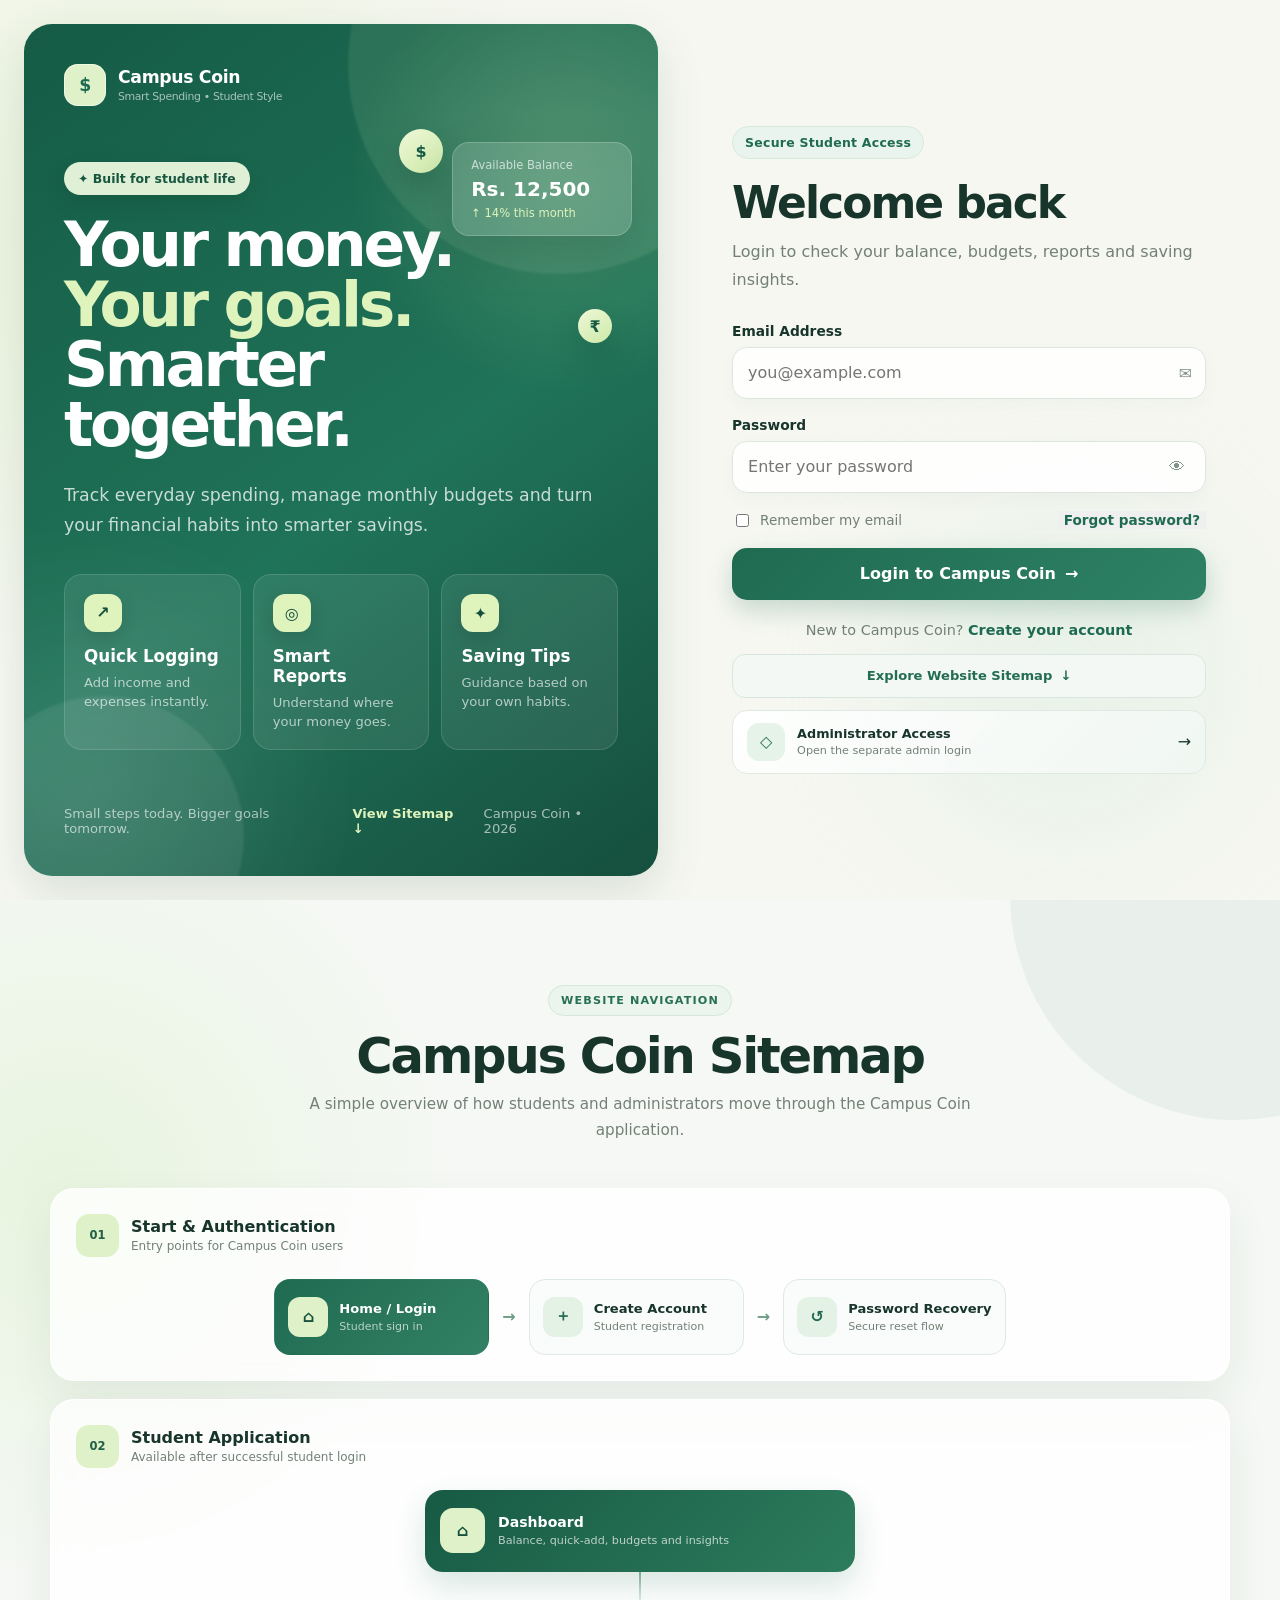
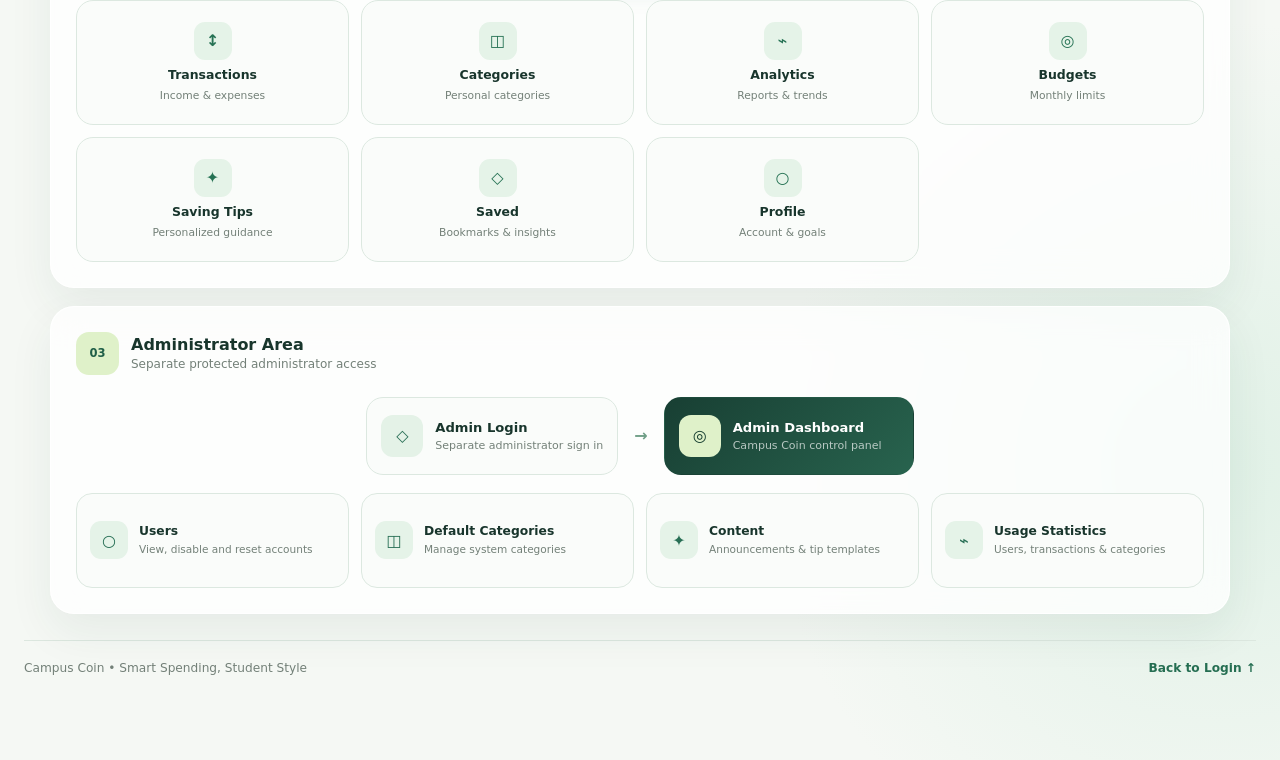
<file: frontend/index.html>
<!DOCTYPE html>
<html lang="en">

<head>

  <meta charset="UTF-8">

  <meta
    name="viewport"
    content="width=device-width, initial-scale=1.0"
  >

  <title>
    Campus Coin | Login
  </title>

  <link
    rel="stylesheet"
    href="css/style.css"
  >

  <link
    rel="stylesheet"
    href="css/sitemap.css"
  >

</head>


<body>


  <!-- =====================================================
       LOGIN / HOME
  ====================================================== -->

  <main
    class="auth-shell"
    id="home"
  >


    <!-- ===================================================
         LEFT SIDE
    ==================================================== -->

    <section class="auth-visual">


      <!-- BRAND -->

      <div class="brand">

        <div class="brand-mark">
          $
        </div>

        <div>

          <strong>
            Campus Coin
          </strong>

          <small>
            Smart Spending • Student Style
          </small>

        </div>

      </div>


      <!-- FLOATING DECORATION -->

      <div class="floating-coin coin-one">
        $
      </div>

      <div class="floating-coin coin-two">
        ₹
      </div>


      <div class="floating-card balance-preview">

        <span>
          Available Balance
        </span>

        <strong>
          Rs. 12,500
        </strong>

        <small>
          ↑ 14% this month
        </small>

      </div>


      <!-- HERO COPY -->

      <div class="auth-copy">

        <div class="hero-tag">
          ✦ Built for student life
        </div>


        <h1>

          Your money.

          <br>

          <span>
            Your goals.
          </span>

          <br>

          Smarter together.

        </h1>


        <p>

          Track everyday spending, manage monthly budgets
          and turn your financial habits into smarter savings.

        </p>


        <!-- FEATURES -->

        <div class="mini-stats">


          <div class="mini-stat">

            <div class="feature-icon">
              ↗
            </div>

            <strong>
              Quick Logging
            </strong>

            <span>
              Add income and expenses instantly.
            </span>

          </div>


          <div class="mini-stat">

            <div class="feature-icon">
              ◎
            </div>

            <strong>
              Smart Reports
            </strong>

            <span>
              Understand where your money goes.
            </span>

          </div>


          <div class="mini-stat">

            <div class="feature-icon">
              ✦
            </div>

            <strong>
              Saving Tips
            </strong>

            <span>
              Guidance based on your own habits.
            </span>

          </div>


        </div>

      </div>


      <!-- LEFT FOOTER -->

      <div class="auth-foot">

        <span>
          Small steps today. Bigger goals tomorrow.
        </span>

        <a
          href="#sitemap"
          class="auth-sitemap-link"
        >
          View Sitemap ↓
        </a>

        <span>
          Campus Coin • 2026
        </span>

      </div>


    </section>



    <!-- ===================================================
         RIGHT SIDE
    ==================================================== -->

    <section class="auth-panel">


      <div class="auth-card">


        <div class="eyebrow">
          Secure Student Access
        </div>


        <h2>
          Welcome back
        </h2>


        <p class="auth-description">

          Login to check your balance, budgets,
          reports and saving insights.

        </p>


        <!-- LOGIN FORM -->

        <form
          id="loginForm"
          class="form-grid"
        >


          <div
            id="loginNotice"
            class="notice"
          ></div>


          <!-- EMAIL -->

          <div class="field">

            <label for="email">
              Email Address
            </label>


            <div class="input-wrap">

              <input
                class="input"
                id="email"
                type="email"
                placeholder="you@example.com"
                autocomplete="email"
                required
              >


              <span class="input-icon">
                ✉
              </span>

            </div>

          </div>


          <!-- PASSWORD -->

          <div class="field">

            <label for="password">
              Password
            </label>


            <div class="input-wrap">

              <input
                class="input"
                id="password"
                type="password"
                placeholder="Enter your password"
                autocomplete="current-password"
                required
              >


              <button
                id="togglePassword"
                class="input-action"
                type="button"
                aria-label="Show or hide password"
              >
                👁
              </button>

            </div>

          </div>


          <!-- OPTIONS -->

          <div class="form-row">

            <label class="check">

              <input
                type="checkbox"
                id="rememberEmail"
              >

              Remember my email

            </label>


            <button
              id="forgotOpen"
              class="text-link"
              type="button"
            >
              Forgot password?
            </button>

          </div>


          <!-- LOGIN BUTTON -->

          <button
            id="loginButton"
            class="btn btn-primary"
            type="submit"
          >

            Login to Campus Coin

            <span>
              →
            </span>

          </button>


        </form>


        <!-- REGISTER -->

        <div class="auth-switch">

          New to Campus Coin?

          <a
            href="register.html"
            class="text-link"
          >
            Create your account
          </a>

        </div>


        <!-- SITEMAP SHORTCUT -->

        <a
          href="#sitemap"
          class="sitemap-jump"
        >
          Explore Website Sitemap
          <span>↓</span>
        </a>


        <!-- ADMIN ACCESS -->

        <a
          href="admin_login.html"
          class="admin-login-shortcut"
        >

          <span>
            ◇
          </span>

          <div>

            <strong>
              Administrator Access
            </strong>

            <small>
              Open the separate admin login
            </small>

          </div>

          <span>
            →
          </span>

        </a>


      </div>

    </section>


  </main>



  <!-- =====================================================
       WEBSITE SITEMAP
  ====================================================== -->

  <section
    class="site-map-section"
    id="sitemap"
  >


    <div class="site-map-shell">


      <!-- HEADING -->

      <div class="site-map-heading">

        <span class="site-map-kicker">
          WEBSITE NAVIGATION
        </span>


        <h2>
          Campus Coin Sitemap
        </h2>


        <p>

          A simple overview of how students and administrators
          move through the Campus Coin application.

        </p>

      </div>



      <!-- =================================================
           AUTH FLOW
      ================================================== -->

      <article class="site-map-flow">


        <div class="site-map-flow-title">

          <span class="site-map-flow-icon">
            01
          </span>


          <div>

            <strong>
              Start &amp; Authentication
            </strong>

            <small>
              Entry points for Campus Coin users
            </small>

          </div>

        </div>


        <div class="site-map-route">


          <!-- HOME -->

          <a
            href="#home"
            class="site-map-node primary"
          >

            <span class="site-map-node-icon">
              ⌂
            </span>

            <div>

              <strong>
                Home / Login
              </strong>

              <small>
                Student sign in
              </small>

            </div>

          </a>


          <span class="site-map-arrow">
            →
          </span>


          <!-- REGISTER -->

          <a
            href="register.html"
            class="site-map-node"
          >

            <span class="site-map-node-icon">
              ＋
            </span>

            <div>

              <strong>
                Create Account
              </strong>

              <small>
                Student registration
              </small>

            </div>

          </a>


          <span class="site-map-arrow">
            →
          </span>


          <!-- PASSWORD RECOVERY
               CLICKABLE -->

          <button
            type="button"
            class="site-map-node site-map-action"
            id="sitemapPasswordRecovery"
          >

            <span class="site-map-node-icon">
              ↺
            </span>

            <div>

              <strong>
                Password Recovery
              </strong>

              <small>
                Secure reset flow
              </small>

            </div>

          </button>


        </div>

      </article>



      <!-- =================================================
           STUDENT FLOW
      ================================================== -->

      <article class="site-map-flow student-flow">


        <div class="site-map-flow-title">

          <span class="site-map-flow-icon">
            02
          </span>


          <div>

            <strong>
              Student Application
            </strong>

            <small>
              Available after successful student login
            </small>

          </div>

        </div>


        <div class="student-map">


          <!-- DASHBOARD -->

          <a
            href="dashboard.html"
            class="student-map-main"
          >

            <span class="student-map-main-icon">
              ⌂
            </span>

            <div>

              <strong>
                Dashboard
              </strong>

              <small>
                Balance, quick-add, budgets and insights
              </small>

            </div>

          </a>


          <div class="student-map-line"></div>


          <!-- STUDENT PAGES -->

          <div class="student-map-grid">


            <a
              href="transactions.html"
              class="student-map-card"
            >

              <span>
                ↕
              </span>

              <strong>
                Transactions
              </strong>

              <small>
                Income &amp; expenses
              </small>

            </a>


            <a
              href="categories.html"
              class="student-map-card"
            >

              <span>
                ◫
              </span>

              <strong>
                Categories
              </strong>

              <small>
                Personal categories
              </small>

            </a>


            <a
              href="reports.html"
              class="student-map-card"
            >

              <span>
                ⌁
              </span>

              <strong>
                Analytics
              </strong>

              <small>
                Reports &amp; trends
              </small>

            </a>


            <a
              href="budgets.html"
              class="student-map-card"
            >

              <span>
                ◎
              </span>

              <strong>
                Budgets
              </strong>

              <small>
                Monthly limits
              </small>

            </a>


            <a
              href="tips.html"
              class="student-map-card"
            >

              <span>
                ✦
              </span>

              <strong>
                Saving Tips
              </strong>

              <small>
                Personalized guidance
              </small>

            </a>


            <a
              href="bookmarks.html"
              class="student-map-card"
            >

              <span>
                ◇
              </span>

              <strong>
                Saved
              </strong>

              <small>
                Bookmarks &amp; insights
              </small>

            </a>


            <a
              href="profile.html"
              class="student-map-card"
            >

              <span>
                ○
              </span>

              <strong>
                Profile
              </strong>

              <small>
                Account &amp; goals
              </small>

            </a>


          </div>

        </div>

      </article>



      <!-- =================================================
           ADMIN FLOW
      ================================================== -->

      <article class="site-map-flow admin-flow">


        <div class="site-map-flow-title">

          <span class="site-map-flow-icon">
            03
          </span>


          <div>

            <strong>
              Administrator Area
            </strong>

            <small>
              Separate protected administrator access
            </small>

          </div>

        </div>


        <!-- ADMIN LOGIN / DASHBOARD -->

        <div class="admin-map">


          <a
            href="admin_login.html"
            class="admin-map-main"
          >

            <span>
              ◇
            </span>

            <div>

              <strong>
                Admin Login
              </strong>

              <small>
                Separate administrator sign in
              </small>

            </div>

          </a>


          <span class="admin-map-arrow">
            →
          </span>


          <a
            href="admin_dashboard.html"
            class="admin-map-main dashboard"
          >

            <span>
              ◎
            </span>

            <div>

              <strong>
                Admin Dashboard
              </strong>

              <small>
                Campus Coin control panel
              </small>

            </div>

          </a>


        </div>


        <!-- =================================================
             CLICKABLE ADMIN CARDS
        ================================================== -->

      <div class="admin-map-grid">


  <!-- USERS -->

  <a
    href="admin_dashboard.html?section=users"
    class="admin-map-card"
  >

    <span>
      ○
    </span>

    <div>

      <strong>
        Users
      </strong>

      <small>
        View, disable and reset accounts
      </small>

    </div>

  </a>


  <!-- DEFAULT CATEGORIES -->

  <a
    href="admin_dashboard.html?section=categories"
    class="admin-map-card"
  >

    <span>
      ◫
    </span>

    <div>

      <strong>
        Default Categories
      </strong>

      <small>
        Manage system categories
      </small>

    </div>

  </a>


  <!-- CONTENT -->

  <a
    href="admin_dashboard.html?section=content"
    class="admin-map-card"
  >

    <span>
      ✦
    </span>

    <div>

      <strong>
        Content
      </strong>

      <small>
        Announcements &amp; tip templates
      </small>

    </div>

  </a>


  <!-- USAGE STATISTICS -->

  <a
    href="admin_dashboard.html?section=overview&amp;focus=stats"
    class="admin-map-card"
  >

    <span>
      ⌁
    </span>

    <div>

      <strong>
        Usage Statistics
      </strong>

      <small>
        Users, transactions &amp; categories
      </small>

    </div>

  </a>


</div>


        </div>


      </article>



      <!-- =================================================
           SITEMAP FOOTER
      ================================================== -->

      <div class="site-map-footer">

        <span>
          Campus Coin • Smart Spending, Student Style
        </span>


        <a href="#home">
          Back to Login ↑
        </a>

      </div>


    </div>

  </section>



  <!-- =====================================================
       FORGOT PASSWORD MODAL
  ====================================================== -->

  <div
    id="forgotModal"
    class="modal-backdrop"
  >


    <div class="modal">


      <div class="modal-head">


        <div>

          <h3>
            Reset your password
          </h3>

          <p>

            Enter your registered email to generate
            a reset link.

          </p>

        </div>


        <button
          id="forgotClose"
          class="icon-btn"
          type="button"
          aria-label="Close password reset dialog"
        >
          ✕
        </button>


      </div>


      <form
        id="forgotForm"
        class="form-grid"
      >


        <div
          id="forgotNotice"
          class="notice"
        ></div>


        <div class="field">

          <label for="resetEmail">
            Registered Email
          </label>


          <input
            class="input"
            id="resetEmail"
            type="email"
            placeholder="you@example.com"
            autocomplete="email"
            required
          >

        </div>


        <button
          id="forgotButton"
          class="btn btn-primary"
          type="submit"
        >
          Generate Reset Link
        </button>


      </form>


      <div
        id="resetLinkBox"
        class="reset-link-box hidden"
      ></div>


    </div>

  </div>



  <!-- =====================================================
       ORIGINAL AUTH SCRIPT
  ====================================================== -->

  <script src="js/auth.js"></script>


  <!-- =====================================================
       SITEMAP PASSWORD RECOVERY
       Opens the SAME forgot-password modal above
  ====================================================== -->

  <script>

    const sitemapPasswordRecovery =
      document.getElementById(
        "sitemapPasswordRecovery"
      );


    sitemapPasswordRecovery
      ?.addEventListener(
        "click",
        () => {

          const forgotButton =
            document.getElementById(
              "forgotOpen"
            );


          if (forgotButton) {

            forgotButton.click();

          }

        }
      );

  </script>


</body>

</html>
</file>
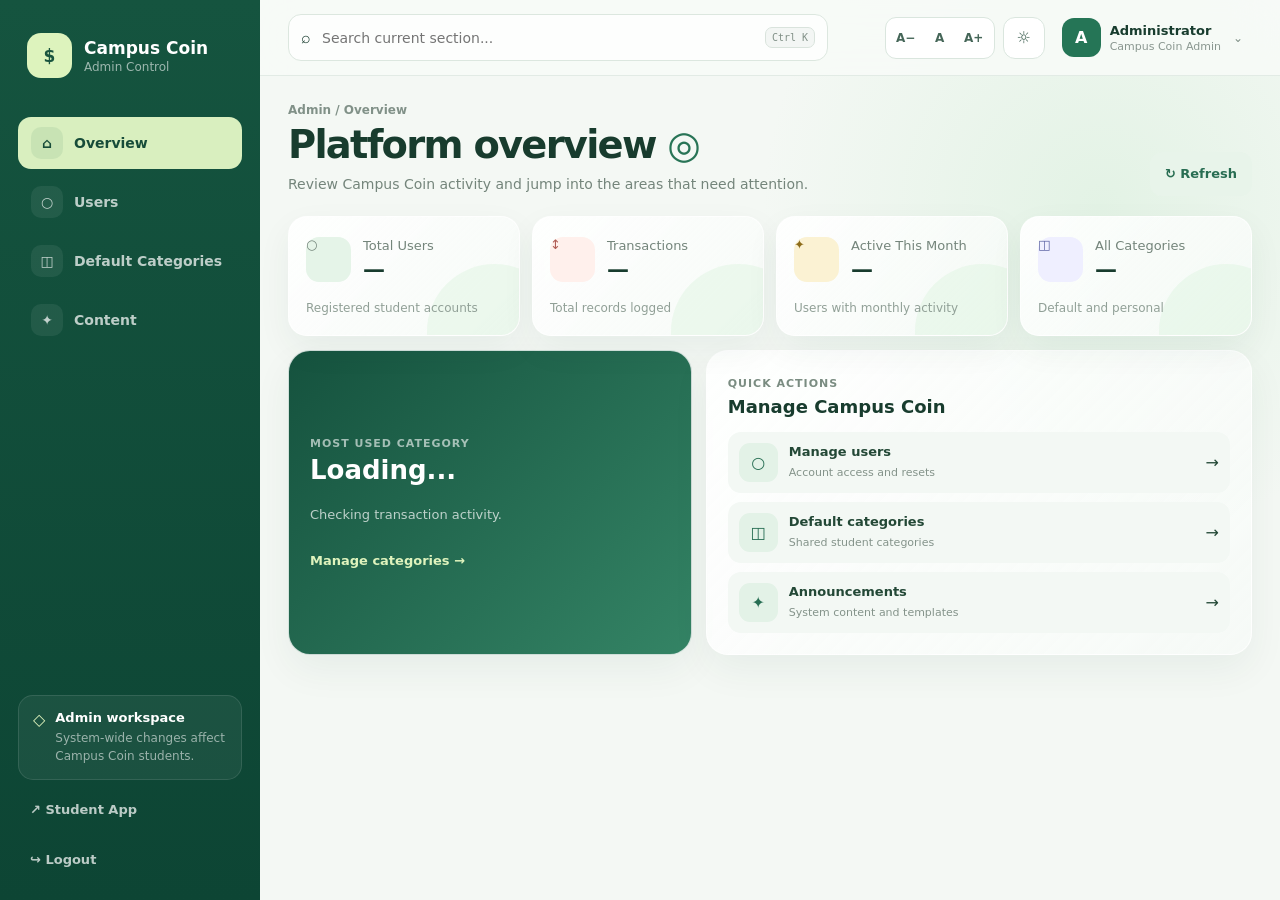
<file: frontend/admin_dashboard.html>
<!DOCTYPE html>
<html lang="en">

<head>

  <meta charset="UTF-8">

  <meta
    name="viewport"
    content="width=device-width, initial-scale=1.0"
  >

  <title>Campus Coin | Admin Panel</title>

  <link
    rel="stylesheet"
    href="css/admin.css"
  >

</head>


<body class="admin-app">


<div class="admin-shell">


  <!-- SIDEBAR -->

  <aside
    class="admin-sidebar"
    id="adminSidebar"
  >


    <div class="admin-brand">

      <div class="admin-brand-icon">
        $
      </div>


      <div>

        <strong>
          Campus Coin
        </strong>

        <span>
          Admin Control
        </span>

      </div>

    </div>



    <nav class="admin-nav">


      <button
        type="button"
        class="admin-nav-item active"
        data-admin-page="overview"
      >

        <span>⌂</span>
        Overview

      </button>


      <button
        type="button"
        class="admin-nav-item"
        data-admin-page="users"
      >

        <span>○</span>
        Users

      </button>


      <button
        type="button"
        class="admin-nav-item"
        data-admin-page="categories"
      >

        <span>◫</span>
        Default Categories

      </button>


      <button
        type="button"
        class="admin-nav-item"
        data-admin-page="content"
      >

        <span>✦</span>
        Content

      </button>


    </nav>



    <div class="admin-sidebar-bottom">


      <div class="admin-sidebar-note">

        <span>◇</span>

        <div>

          <strong>
            Admin workspace
          </strong>

          <p>
            System-wide changes affect
            Campus Coin students.
          </p>

        </div>

      </div>


      <a
        href="dashboard.html"
        class="admin-student-link"
      >
        ↗ Student App
      </a>


      <button
        type="button"
        class="admin-logout"
        id="adminLogoutButton"
      >
        ↪ Logout
      </button>


    </div>


  </aside>



  <!-- MAIN -->

  <main class="admin-main">


    <!-- TOPBAR -->

    <header class="admin-topbar">


      <button
        type="button"
        class="admin-mobile-menu"
        id="adminMobileMenu"
        aria-label="Open admin menu"
      >
        ☰
      </button>



      <div class="admin-search">

        <span>⌕</span>

        <input
          type="search"
          id="adminSearch"
          placeholder="Search current section..."
        >

        <kbd>Ctrl K</kbd>

      </div>



      <div class="admin-top-actions">


        <div class="admin-font-controls">

          <button
            type="button"
            id="adminFontDecrease"
            title="Decrease text size"
          >
            A−
          </button>


          <button
            type="button"
            id="adminFontReset"
            title="Reset text size"
          >
            A
          </button>


          <button
            type="button"
            id="adminFontIncrease"
            title="Increase text size"
          >
            A+
          </button>

        </div>



        <button
          type="button"
          class="admin-icon-button"
          id="adminThemeToggle"
          aria-label="Toggle dark mode"
        >
          ☼
        </button>



        <div class="admin-account-wrap">

  <button
    type="button"
    class="admin-account"
    id="adminAccountButton"
    aria-expanded="false"
  >

    <div class="admin-account-avatar">
      A
    </div>

    <span>
      <strong>Administrator</strong>
      <small>Campus Coin Admin</small>
    </span>

    <span class="admin-account-chevron">
      ⌄
    </span>

  </button>


  <div
    class="admin-account-dropdown"
    id="adminAccountDropdown"
  >

    <div class="admin-dropdown-profile">

      <div>
        A
      </div>

      <span>
        <strong>Administrator</strong>
        <small>admin@campuscoin.com</small>
      </span>

    </div>


    <div class="admin-dropdown-divider"></div>


    <button
      type="button"
      class="admin-dropdown-link"
      data-account-page="overview"
    >
      <span>⌂</span>

      <div>
        <strong>Overview</strong>
        <small>Admin dashboard</small>
      </div>

      <span>→</span>
    </button>


    <button
      type="button"
      class="admin-dropdown-link"
      data-account-page="users"
    >
      <span>○</span>

      <div>
        <strong>Users</strong>
        <small>Student account management</small>
      </div>

      <span>→</span>
    </button>


    <a
      href="dashboard.html"
      class="admin-dropdown-link"
    >
      <span>↗</span>

      <div>
        <strong>Student App</strong>
        <small>Open Campus Coin dashboard</small>
      </div>

      <span>→</span>
    </a>


    <div class="admin-dropdown-divider"></div>


    <button
      type="button"
      class="admin-dropdown-logout"
      id="adminDropdownLogout"
    >
      <span>↪</span>
      Logout
    </button>

  </div>




      </div>


    </header>



    <div class="admin-content">


      <!-- =================================================
           OVERVIEW
      ================================================== -->

      <section
        class="admin-page-section active"
        data-page-section="overview"
      >


        <div class="admin-page-heading">

          <div>

            <span class="admin-breadcrumb">
              Admin / Overview
            </span>

            <h1>
              Platform overview
              <span>◎</span>
            </h1>

            <p>
              Review Campus Coin activity and jump
              into the areas that need attention.
            </p>

          </div>


          <button
            type="button"
            class="admin-refresh-button"
            id="refreshAdminData"
          >
            ↻ Refresh
          </button>

        </div>



        <div class="admin-stat-grid">


          <article class="admin-stat-card">

            <span class="admin-stat-icon">
              ○
            </span>

            <div>
              <span>Total Users</span>

              <strong id="adminTotalUsers">
                —
              </strong>
            </div>

            <small>
              Registered student accounts
            </small>

          </article>



          <article class="admin-stat-card">

            <span class="admin-stat-icon transaction">
              ↕
            </span>

            <div>
              <span>Transactions</span>

              <strong id="adminTotalTransactions">
                —
              </strong>
            </div>

            <small>
              Total records logged
            </small>

          </article>



          <article class="admin-stat-card">

            <span class="admin-stat-icon active">
              ✦
            </span>

            <div>
              <span>Active This Month</span>

              <strong id="adminActiveUsers">
                —
              </strong>
            </div>

            <small>
              Users with monthly activity
            </small>

          </article>



          <article class="admin-stat-card">

            <span class="admin-stat-icon category">
              ◫
            </span>

            <div>
              <span>All Categories</span>

              <strong id="adminTotalCategories">
                —
              </strong>
            </div>

            <small>
              Default and personal
            </small>

          </article>


        </div>



        <div class="admin-overview-grid">


          <article class="admin-panel admin-highlight-panel">

            <span class="admin-section-kicker">
              MOST USED CATEGORY
            </span>

            <h2 id="adminPopularCategory">
              Loading...
            </h2>

            <p id="adminPopularCategoryText">
              Checking transaction activity.
            </p>


            <button
              type="button"
              class="admin-link-button"
              data-open-admin-page="categories"
            >
              Manage categories →
            </button>

          </article>



          <article class="admin-panel">

            <span class="admin-section-kicker">
              QUICK ACTIONS
            </span>

            <h2>
              Manage Campus Coin
            </h2>


            <div class="admin-quick-actions">


              <button
                type="button"
                data-open-admin-page="users"
              >
                <span>○</span>

                <div>
                  <strong>Manage users</strong>
                  <small>Account access and resets</small>
                </div>

                <span>→</span>
              </button>


              <button
                type="button"
                data-open-admin-page="categories"
              >
                <span>◫</span>

                <div>
                  <strong>Default categories</strong>
                  <small>Shared student categories</small>
                </div>

                <span>→</span>
              </button>


              <button
                type="button"
                data-open-admin-page="content"
              >
                <span>✦</span>

                <div>
                  <strong>Announcements</strong>
                  <small>System content and templates</small>
                </div>

                <span>→</span>
              </button>


            </div>

          </article>


        </div>


      </section>



      <!-- =================================================
           USERS
      ================================================== -->

      <section
        class="admin-page-section"
        data-page-section="users"
      >


        <div class="admin-page-heading">

          <div>

            <span class="admin-breadcrumb">
              Admin / Users
            </span>

            <h1>
              Student accounts
              <span>○</span>
            </h1>

            <p>
              View student profiles, control access
              and reset passwords when required.
            </p>

          </div>

        </div>



        <div class="admin-panel admin-table-panel">


          <div class="admin-panel-head">

            <div>

              <span class="admin-section-kicker">
                USER MANAGEMENT
              </span>

              <h2>
                Registered students
              </h2>

            </div>


            <span
              class="admin-count-badge"
              id="adminUserCount"
            >
              0 users
            </span>

          </div>



          <div
            class="admin-user-list"
            id="adminUserList"
          >

            <div class="admin-loading">
              <span></span>
              Loading users...
            </div>

          </div>


        </div>


      </section>



      <!-- =================================================
           DEFAULT CATEGORIES
      ================================================== -->

      <section
        class="admin-page-section"
        data-page-section="categories"
      >


        <div class="admin-page-heading">

          <div>

            <span class="admin-breadcrumb">
              Admin / Default Categories
            </span>

            <h1>
              System categories
              <span>◫</span>
            </h1>

            <p>
              These categories are available to
              every Campus Coin student.
            </p>

          </div>


          <button
            type="button"
            class="admin-primary-button"
            id="addDefaultCategoryButton"
          >
            + Add Category
          </button>

        </div>



        <div class="admin-panel">


          <div class="admin-panel-head">

            <div>

              <span class="admin-section-kicker">
                SYSTEM DEFAULTS
              </span>

              <h2>
                Income & expense categories
              </h2>

            </div>


            <div class="admin-tab-filter">

              <button
                type="button"
                class="active"
                data-admin-category-filter="all"
              >
                All
              </button>

              <button
                type="button"
                data-admin-category-filter="expense"
              >
                Expense
              </button>

              <button
                type="button"
                data-admin-category-filter="income"
              >
                Income
              </button>

            </div>

          </div>



          <div
            class="admin-category-grid"
            id="adminCategoryGrid"
          >

            <div class="admin-loading">
              <span></span>
              Loading categories...
            </div>

          </div>


        </div>


      </section>



      <!-- =================================================
           CONTENT
      ================================================== -->

      <section
        class="admin-page-section"
        data-page-section="content"
      >


        <div class="admin-page-heading">

          <div>

            <span class="admin-breadcrumb">
              Admin / Content
            </span>

            <h1>
              System content
              <span>✦</span>
            </h1>

            <p>
              Create announcements and reusable
              saving-tip templates.
            </p>

          </div>


          <button
            type="button"
            class="admin-primary-button"
            id="addAdminContentButton"
          >
            + Add Content
          </button>

        </div>



        <div class="admin-panel">


          <div class="admin-panel-head">

            <div>

              <span class="admin-section-kicker">
                CONTENT LIBRARY
              </span>

              <h2>
                Announcements & tip templates
              </h2>

            </div>


            <div class="admin-tab-filter">

              <button
                type="button"
                class="active"
                data-admin-content-filter="all"
              >
                All
              </button>

              <button
                type="button"
                data-admin-content-filter="announcement"
              >
                Announcements
              </button>

              <button
                type="button"
                data-admin-content-filter="tip_template"
              >
                Tips
              </button>

            </div>

          </div>



          <div
            class="admin-content-grid"
            id="adminContentGrid"
          >

            <div class="admin-loading">
              <span></span>
              Loading content...
            </div>

          </div>


        </div>


      </section>


    </div>


  </main>


</div>



<!-- =======================================================
     CATEGORY MODAL
======================================================== -->

<div
  class="admin-modal-backdrop"
  id="adminCategoryModal"
>


  <div class="admin-modal">


    <div class="admin-modal-head">

      <div>

        <span class="admin-section-kicker">
          DEFAULT CATEGORY
        </span>

        <h2 id="adminCategoryModalTitle">
          Add category
        </h2>

      </div>


      <button
        type="button"
        class="admin-modal-close"
        data-close-modal="adminCategoryModal"
      >
        ✕
      </button>

    </div>



    <form id="adminCategoryForm">


      <div class="admin-field">

        <label for="adminCategoryName">
          Category Name
        </label>

        <input
          type="text"
          id="adminCategoryName"
          maxlength="150"
          required
        >

      </div>


      <div class="admin-field">

        <label for="adminCategoryType">
          Type
        </label>

        <select
          id="adminCategoryType"
          required
        >
          <option value="expense">
            Expense
          </option>

          <option value="income">
            Income
          </option>
        </select>

      </div>


      <div
        class="admin-form-message"
        id="adminCategoryMessage"
      ></div>


      <button
        type="submit"
        class="admin-modal-submit"
        id="adminCategorySave"
      >
        Save Category
      </button>


    </form>


  </div>


</div>



<!-- =======================================================
     CONTENT MODAL
======================================================== -->

<div
  class="admin-modal-backdrop"
  id="adminContentModal"
>


  <div class="admin-modal">


    <div class="admin-modal-head">

      <div>

        <span class="admin-section-kicker">
          SYSTEM CONTENT
        </span>

        <h2 id="adminContentModalTitle">
          Add content
        </h2>

      </div>


      <button
        type="button"
        class="admin-modal-close"
        data-close-modal="adminContentModal"
      >
        ✕
      </button>

    </div>



    <form id="adminContentForm">


      <div
        class="admin-field"
        id="adminContentTypeField"
      >

        <label for="adminContentType">
          Content Type
        </label>

        <select id="adminContentType">

          <option value="announcement">
            Announcement
          </option>

          <option value="tip_template">
            Tip Template
          </option>

        </select>

      </div>


      <div class="admin-field">

        <label for="adminContentTitle">
          Title
        </label>

        <input
          type="text"
          id="adminContentTitle"
          maxlength="150"
          required
        >

      </div>


      <div class="admin-field">

        <label for="adminContentBody">
          Content
        </label>

        <textarea
          id="adminContentBody"
          rows="5"
          required
        ></textarea>

      </div>


      <div
        class="admin-form-message"
        id="adminContentMessage"
      ></div>


      <button
        type="submit"
        class="admin-modal-submit"
        id="adminContentSave"
      >
        Save Content
      </button>


    </form>


  </div>


</div>



<!-- =======================================================
     PASSWORD RESET MODAL
======================================================== -->

<div
  class="admin-modal-backdrop"
  id="adminPasswordModal"
>


  <div class="admin-modal admin-small-modal">


    <div class="admin-modal-head">

      <div>

        <span class="admin-section-kicker">
          USER SECURITY
        </span>

        <h2>
          Reset password
        </h2>

      </div>


      <button
        type="button"
        class="admin-modal-close"
        data-close-modal="adminPasswordModal"
      >
        ✕
      </button>

    </div>


    <p class="admin-modal-description">

      Set a temporary password for
      <strong id="resetPasswordUserName">
        this student
      </strong>.

    </p>


    <form id="adminPasswordForm">


      <div class="admin-field">

        <label for="adminNewPassword">
          New Password
        </label>

        <input
          type="password"
          id="adminNewPassword"
          minlength="6"
          required
        >

        <small>
          Minimum 6 characters.
        </small>

      </div>


      <div
        class="admin-form-message"
        id="adminPasswordMessage"
      ></div>


      <button
        type="submit"
        class="admin-modal-submit"
      >
        Reset Password
      </button>


    </form>


  </div>


</div>



<!-- =======================================================
     CONFIRM MODAL
======================================================== -->

<div
  class="admin-modal-backdrop"
  id="adminConfirmModal"
>


  <div class="admin-modal admin-confirm-modal">


    <div class="admin-confirm-icon">
      !
    </div>


    <h2 id="adminConfirmTitle">
      Confirm action
    </h2>


    <p id="adminConfirmText">
      Are you sure?
    </p>


    <div class="admin-confirm-actions">

      <button
        type="button"
        class="admin-secondary-button"
        data-close-modal="adminConfirmModal"
      >
        Cancel
      </button>


      <button
        type="button"
        class="admin-danger-button"
        id="adminConfirmAction"
      >
        Confirm
      </button>

    </div>


  </div>


</div>



<div
  class="admin-toast"
  id="adminToast"
>
  <span id="adminToastIcon">✓</span>

  <strong id="adminToastText">
    Updated
  </strong>
</div>


<script src="js/admin.js"></script>

<script src="js/admin-route.js"></script>


</body>
</html>
</file>
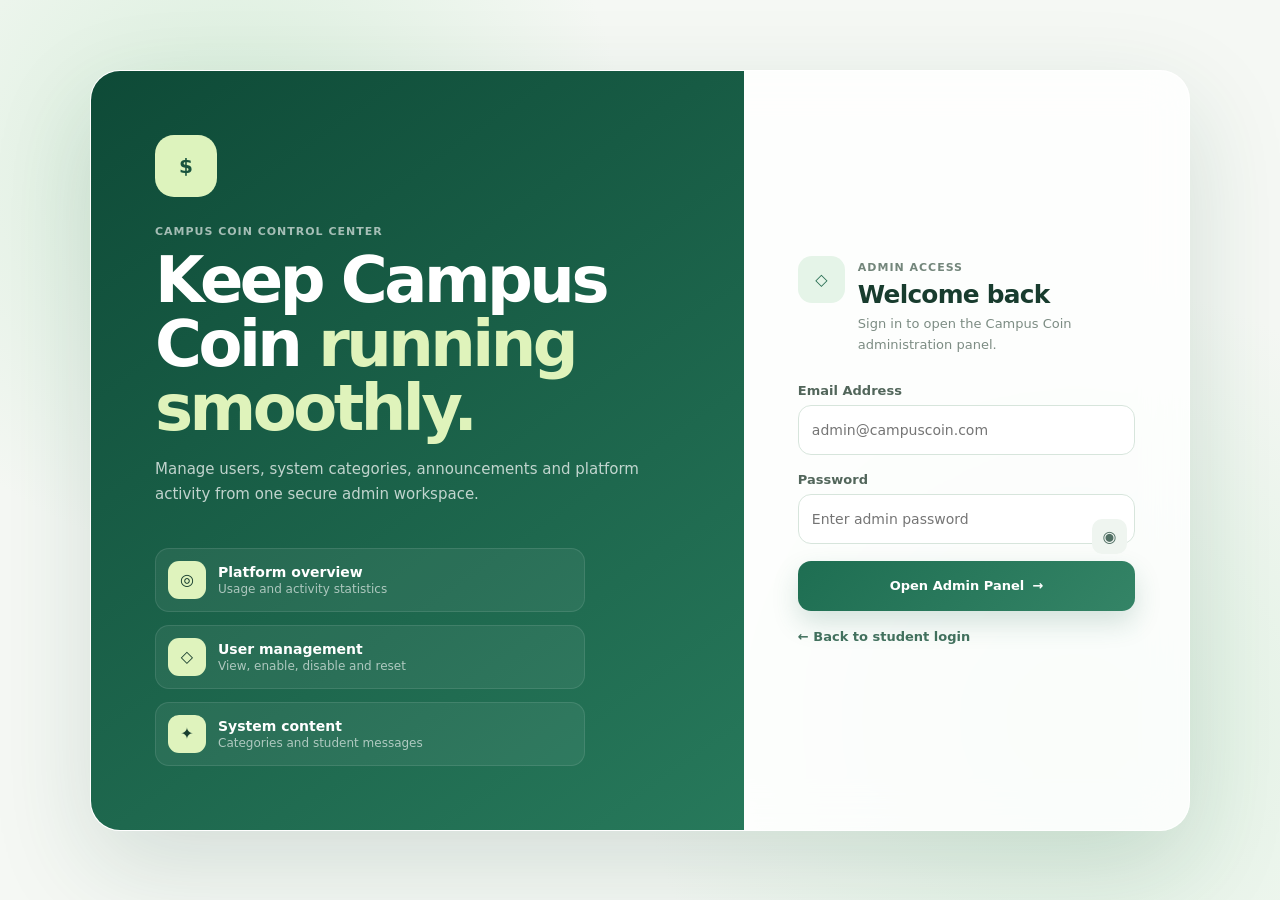
<file: frontend/admin_login.html>
<!DOCTYPE html>
<html lang="en">

<head>

  <meta charset="UTF-8">

  <meta
    name="viewport"
    content="width=device-width, initial-scale=1.0"
  >

  <title>Campus Coin | Admin Login</title>

  <link
    rel="stylesheet"
    href="css/admin.css"
  >

</head>


<body class="admin-login-page">


  <main class="admin-login-shell">


    <section class="admin-login-brand">

      <div class="admin-login-logo">
        $
      </div>


      <span class="admin-login-kicker">
        CAMPUS COIN CONTROL CENTER
      </span>


      <h1>
        Keep Campus Coin
        <span>running smoothly.</span>
      </h1>


      <p>
        Manage users, system categories,
        announcements and platform activity
        from one secure admin workspace.
      </p>


      <div class="admin-login-features">

        <div>
          <span>◎</span>

          <div>
            <strong>Platform overview</strong>
            <small>Usage and activity statistics</small>
          </div>
        </div>


        <div>
          <span>◇</span>

          <div>
            <strong>User management</strong>
            <small>View, enable, disable and reset</small>
          </div>
        </div>


        <div>
          <span>✦</span>

          <div>
            <strong>System content</strong>
            <small>Categories and student messages</small>
          </div>
        </div>

      </div>

    </section>



    <section class="admin-login-card">

      <div class="admin-login-card-head">

        <div class="admin-login-lock">
          ◇
        </div>


        <div>

          <span class="admin-section-kicker">
            ADMIN ACCESS
          </span>

          <h2>
            Welcome back
          </h2>

          <p>
            Sign in to open the Campus Coin
            administration panel.
          </p>

        </div>

      </div>


      <form id="adminLoginForm">


        <div class="admin-login-field">

          <label for="adminEmail">
            Email Address
          </label>

          <input
            type="email"
            id="adminEmail"
            placeholder="admin@campuscoin.com"
            autocomplete="username"
            required
          >

        </div>


        <div class="admin-login-field">

          <label for="adminPassword">
            Password
          </label>


          <div class="admin-password-wrap">

            <input
              type="password"
              id="adminPassword"
              placeholder="Enter admin password"
              autocomplete="current-password"
              required
            >


            <button
              type="button"
              id="toggleAdminPassword"
              aria-label="Show password"
            >
              ◉
            </button>

          </div>

        </div>


        <div
          class="admin-login-message"
          id="adminLoginMessage"
        ></div>


        <button
          class="admin-login-submit"
          id="adminLoginSubmit"
          type="submit"
        >
          <span>Open Admin Panel</span>
          <span>→</span>
        </button>


      </form>


      <a
        href="index.html"
        class="admin-back-link"
      >
        ← Back to student login
      </a>

    </section>


  </main>


  <script>
    const LOGIN_API =
      "../admin/admin_login.php";


    const form =
      document.getElementById(
        "adminLoginForm"
      );


    const password =
      document.getElementById(
        "adminPassword"
      );


    const toggle =
      document.getElementById(
        "toggleAdminPassword"
      );


    toggle.addEventListener(
      "click",
      () => {

        const hidden =
          password.type === "password";


        password.type =
          hidden
            ? "text"
            : "password";


        toggle.textContent =
          hidden
            ? "◌"
            : "◉";

      }
    );


    form.addEventListener(
      "submit",
      async event => {

        event.preventDefault();


        const email =
          document
            .getElementById(
              "adminEmail"
            )
            .value
            .trim();


        const passwordValue =
          password.value;


        const message =
          document.getElementById(
            "adminLoginMessage"
          );


        const button =
          document.getElementById(
            "adminLoginSubmit"
          );


        const old =
          button.innerHTML;


        button.disabled = true;

        button.innerHTML =
          "<span>Signing in...</span>";


        message.className =
          "admin-login-message";

        message.textContent =
          "";


        try {

          const response =
            await fetch(
              LOGIN_API,
              {
                method: "POST",

                credentials:
                  "same-origin",

                headers: {
                  "Content-Type":
                    "application/json"
                },

                body:
                  JSON.stringify({
                    email,
                    password:
                      passwordValue
                  })
              }
            );


          const data =
            await response.json();


          if (!data.success) {

            message.textContent =
              data.message ||
              "Invalid admin login.";

            message.className =
              "admin-login-message show error";

            return;

          }


          message.textContent =
            "Login successful. Opening dashboard...";

          message.className =
            "admin-login-message show success";


          setTimeout(
            () => {

              window.location.href =
                "admin_dashboard.html";

            },
            450
          );

        }

        catch (error) {

          console.error(error);


          message.textContent =
            "Could not connect to the server.";

          message.className =
            "admin-login-message show error";

        }

        finally {

          button.disabled =
            false;

          button.innerHTML =
            old;

        }

      }
    );
  </script>


</body>
</html>
</file>
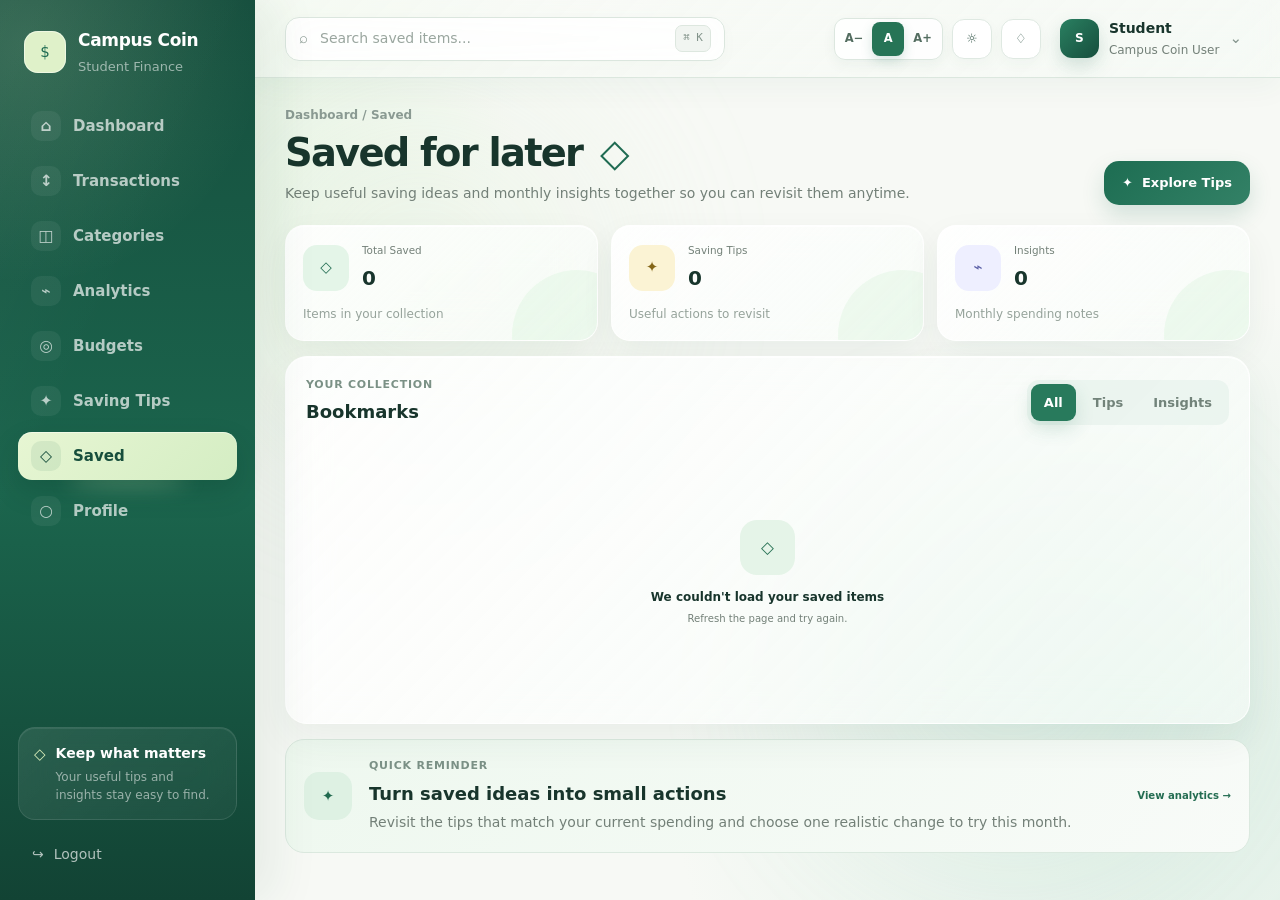
<file: frontend/bookmarks.html>
<!DOCTYPE html>
<html lang="en">
<head>
  <meta charset="UTF-8">
  <meta name="viewport" content="width=device-width, initial-scale=1.0">

  <title>Campus Coin | Saved</title>

  <link rel="stylesheet" href="css/style.css">
  <link rel="stylesheet" href="css/dashboard.css">
  <link rel="stylesheet" href="css/bookmarks.css">
  <link rel="stylesheet" href="css/shared-ui.css">
</head>

<body class="dashboard-body">

<div class="app-shell">

  <aside class="sidebar" id="sidebar">

    <div class="sidebar-brand">
      <div class="brand-mark">$</div>

      <div>
        <strong>Campus Coin</strong>
        <span>Student Finance</span>
      </div>
    </div>


    <nav class="sidebar-nav">

      <a href="dashboard.html" class="nav-item">
        <span class="nav-icon">⌂</span>
        <span>Dashboard</span>
      </a>

      <a href="transactions.html" class="nav-item">
        <span class="nav-icon">↕</span>
        <span>Transactions</span>
      </a>

      <a href="reports.html" class="nav-item">
        <span class="nav-icon">⌁</span>
        <span>Analytics</span>
      </a>

      <a href="budgets.html" class="nav-item">
        <span class="nav-icon">◎</span>
        <span>Budgets</span>
      </a>

      <a href="tips.html" class="nav-item">
        <span class="nav-icon">✦</span>
        <span>Saving Tips</span>
      </a>

      <a href="bookmarks.html" class="nav-item active">
        <span class="nav-icon">◇</span>
        <span>Saved</span>
      </a>

      <a href="profile.html" class="nav-item">
        <span class="nav-icon">○</span>
        <span>Profile</span>
      </a>

    </nav>


    <div class="sidebar-bottom">

      <div class="sidebar-message">
        <span>◇</span>

        <div>
          <strong>Keep what matters</strong>
          <p>Your useful tips and insights stay easy to find.</p>
        </div>
      </div>

      <button
        class="sidebar-logout"
        id="logoutButton"
        type="button"
      >
        <span>↪</span>
        Logout
      </button>

    </div>

  </aside>


  <main class="dashboard-main">

    <header class="topbar">

      <div class="topbar-left">

        <button
          class="mobile-menu"
          id="mobileMenuButton"
          type="button"
        >
          ☰
        </button>

        <div class="search-box">

          <span>⌕</span>

          <input
            type="search"
            id="savedSearch"
            placeholder="Search saved items..."
          >

          <kbd>⌘ K</kbd>

        </div>

      </div>


      <div class="topbar-actions">

        <button
          class="topbar-icon"
          id="themeToggle"
          type="button"
        >
          ☼
        </button>

        <button
          class="topbar-icon notification-button"
          type="button"
        >
          ♢
          <span class="notification-dot"></span>
        </button>

        <div class="user-menu">

          <div class="user-avatar" id="userAvatar">
            CU
          </div>

          <div class="user-menu-copy">
            <strong id="topbarUserName">Student</strong>
            <span>Campus Coin User</span>
          </div>

          <span class="user-chevron">⌄</span>

        </div>

      </div>

    </header>


    <div class="dashboard-content saved-content">

      <!-- HEADING -->

      <section class="saved-heading">

        <div>

          <div class="dashboard-breadcrumb">
            Dashboard / Saved
          </div>

          <h1>
            Saved for later
            <span>◇</span>
          </h1>

          <p>
            Keep useful saving ideas and monthly insights
            together so you can revisit them anytime.
          </p>

        </div>

        <a
          href="tips.html"
          class="btn dashboard-add-button"
        >
          <span>✦</span>
          Explore Tips
        </a>

      </section>


      <!-- SUMMARY -->

      <section class="saved-summary-grid">

        <article class="saved-summary-card">

          <div class="saved-summary-icon">
            ◇
          </div>

          <div>
            <span>Total Saved</span>
            <strong id="savedTotalCount">0</strong>
          </div>

          <small>
            Items in your collection
          </small>

        </article>


        <article class="saved-summary-card">

          <div class="saved-summary-icon tips">
            ✦
          </div>

          <div>
            <span>Saving Tips</span>
            <strong id="savedTipsCount">0</strong>
          </div>

          <small>
            Useful actions to revisit
          </small>

        </article>


        <article class="saved-summary-card">

          <div class="saved-summary-icon insights">
            ⌁
          </div>

          <div>
            <span>Insights</span>
            <strong id="savedInsightsCount">0</strong>
          </div>

          <small>
            Monthly spending notes
          </small>

        </article>

      </section>


      <!-- MAIN SAVED LIBRARY -->

      <section class="saved-library">

        <div class="saved-library-header">

          <div>
            <span class="section-kicker">
              YOUR COLLECTION
            </span>

            <h2>Bookmarks</h2>
          </div>


          <div class="saved-filter-tabs">

            <button
              class="saved-filter active"
              data-filter="all"
              type="button"
            >
              All
            </button>

            <button
              class="saved-filter"
              data-filter="tip"
              type="button"
            >
              Tips
            </button>

            <button
              class="saved-filter"
              data-filter="insight"
              type="button"
            >
              Insights
            </button>

          </div>

        </div>


        <div class="saved-grid" id="savedGrid">

          <div class="saved-loading">

            <div class="saved-loader"></div>

            <strong>Loading your saved items...</strong>

            <span>
              Your bookmarks will appear here.
            </span>

          </div>

        </div>

      </section>


      <!-- HABIT CARD -->

      <section class="saved-habit-card">

        <div class="saved-habit-icon">
          ✦
        </div>

        <div>

          <span class="section-kicker">
            QUICK REMINDER
          </span>

          <h2>Turn saved ideas into small actions</h2>

          <p>
            Revisit the tips that match your current spending
            and choose one realistic change to try this month.
          </p>

        </div>

        <a href="reports.html">
          View analytics →
        </a>

      </section>

    </div>

  </main>

</div>


<!-- DELETE MODAL -->

<div
  class="modal-backdrop"
  id="removeBookmarkModal"
>

  <div class="modal saved-delete-modal">

    <div class="saved-delete-icon">
      ◇
    </div>

    <h3>Remove saved item?</h3>

    <p>
      This bookmark will be removed from your saved collection.
    </p>

    <div class="saved-delete-actions">

      <button
        id="cancelRemoveBookmark"
        type="button"
        class="saved-cancel-button"
      >
        Cancel
      </button>

      <button
        id="confirmRemoveBookmark"
        type="button"
        class="saved-remove-button"
      >
        Remove
      </button>

    </div>

  </div>

</div>


<!-- TOAST -->

<div class="saved-toast" id="savedToast">
  <span>✓</span>
  <strong id="savedToastText">
    Saved item removed
  </strong>
</div>


<script src="js/bookmarks.js"></script>
<script src="js/shared-ui.js"></script>

</body>
</html>
</file>
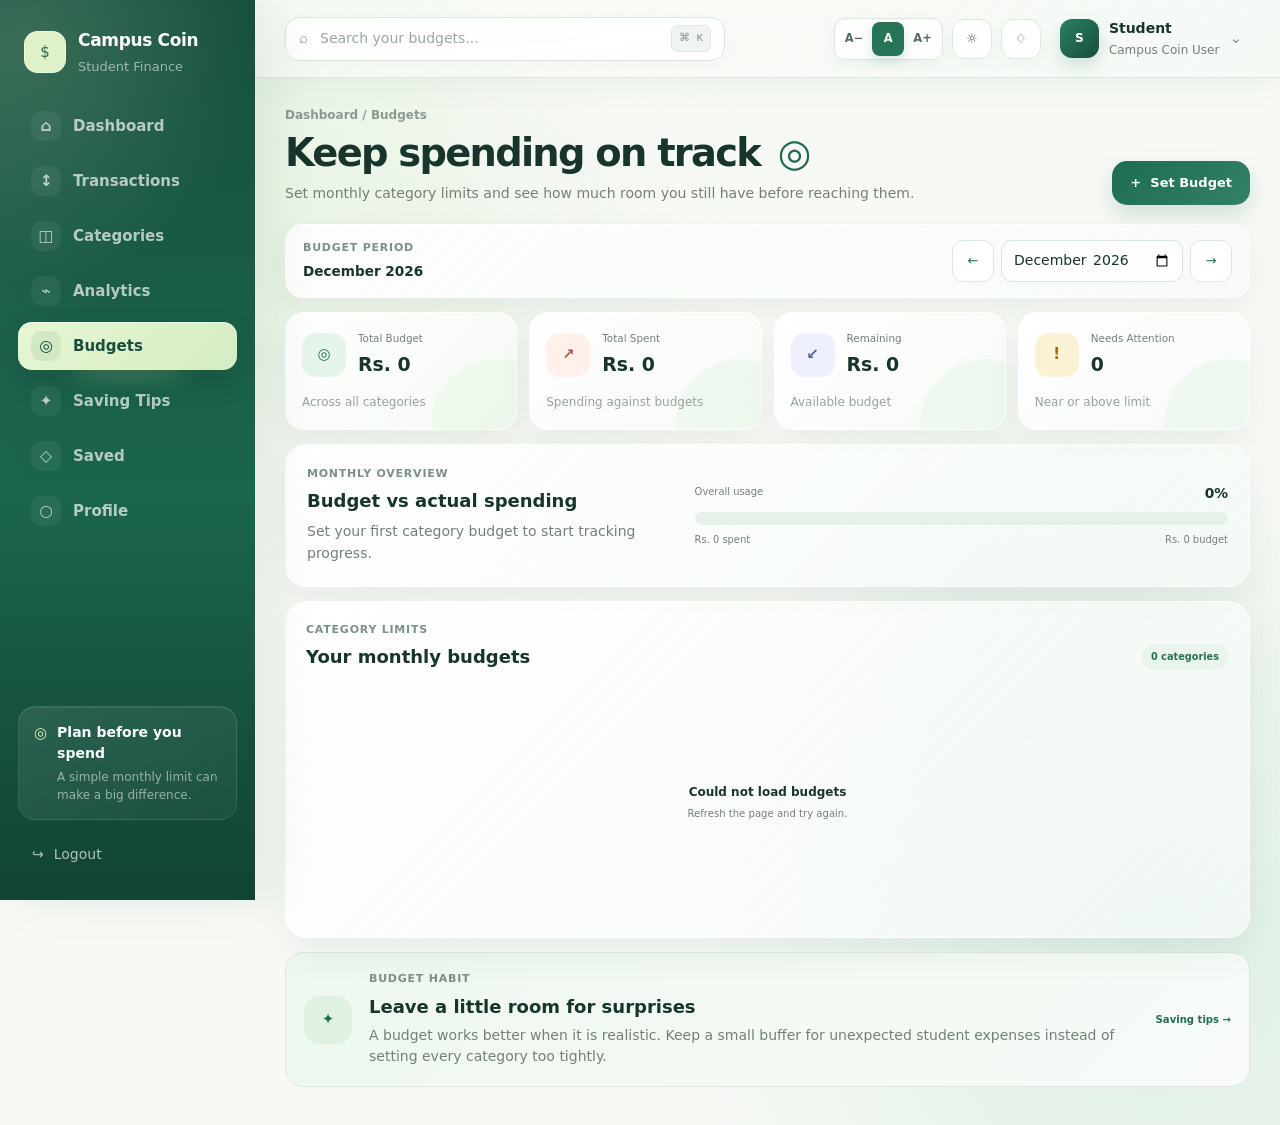
<file: frontend/budgets.html>
<!DOCTYPE html>
<html lang="en">
<head>
  <meta charset="UTF-8">
  <meta name="viewport" content="width=device-width, initial-scale=1.0">

  <title>Campus Coin | Budgets</title>

  <link rel="stylesheet" href="css/style.css">
  <link rel="stylesheet" href="css/dashboard.css">
  <link rel="stylesheet" href="css/budgets.css">
  <link rel="stylesheet" href="css/shared-ui.css">
</head>

<body class="dashboard-body">

<div class="app-shell">

  <aside class="sidebar" id="sidebar">

    <div class="sidebar-brand">
      <div class="brand-mark">$</div>

      <div>
        <strong>Campus Coin</strong>
        <span>Student Finance</span>
      </div>
    </div>

    <nav class="sidebar-nav">

      <a href="dashboard.html" class="nav-item">
        <span class="nav-icon">⌂</span>
        <span>Dashboard</span>
      </a>

      <a href="transactions.html" class="nav-item">
        <span class="nav-icon">↕</span>
        <span>Transactions</span>
      </a>

      <a href="reports.html" class="nav-item">
        <span class="nav-icon">⌁</span>
        <span>Analytics</span>
      </a>

      <a href="budgets.html" class="nav-item active">
        <span class="nav-icon">◎</span>
        <span>Budgets</span>
      </a>

      <a href="tips.html" class="nav-item">
        <span class="nav-icon">✦</span>
        <span>Saving Tips</span>
      </a>

      <a href="bookmarks.html" class="nav-item">
        <span class="nav-icon">◇</span>
        <span>Saved</span>
      </a>

      <a href="profile.html" class="nav-item">
        <span class="nav-icon">○</span>
        <span>Profile</span>
      </a>

    </nav>

    <div class="sidebar-bottom">

      <div class="sidebar-message">
        <span>◎</span>

        <div>
          <strong>Plan before you spend</strong>
          <p>A simple monthly limit can make a big difference.</p>
        </div>
      </div>

      <button
        class="sidebar-logout"
        id="logoutButton"
        type="button"
      >
        <span>↪</span>
        Logout
      </button>

    </div>

  </aside>


  <main class="dashboard-main">

    <header class="topbar">

      <div class="topbar-left">

        <button
          class="mobile-menu"
          id="mobileMenuButton"
          type="button"
        >
          ☰
        </button>

        <div class="search-box">
          <span>⌕</span>

          <input
            type="search"
            id="budgetSearch"
            placeholder="Search your budgets..."
          >

          <kbd>⌘ K</kbd>
        </div>

      </div>


      <div class="topbar-actions">

        <button
          class="topbar-icon"
          id="themeToggle"
          type="button"
        >
          ☼
        </button>

        <button
          class="topbar-icon notification-button"
          type="button"
        >
          ♢
          <span class="notification-dot"></span>
        </button>

        <div class="user-menu">

          <div class="user-avatar" id="userAvatar">
            CU
          </div>

          <div class="user-menu-copy">
            <strong id="topbarUserName">Student</strong>
            <span>Campus Coin User</span>
          </div>

          <span class="user-chevron">⌄</span>

        </div>

      </div>

    </header>


    <div class="dashboard-content budgets-content">

      <!-- HEADING -->

      <section class="budgets-heading">

        <div>

          <div class="dashboard-breadcrumb">
            Dashboard / Budgets
          </div>

          <h1>
            Keep spending on track
            <span>◎</span>
          </h1>

          <p>
            Set monthly category limits and see how much
            room you still have before reaching them.
          </p>

        </div>


        <button
          class="btn dashboard-add-button"
          id="openBudgetModal"
          type="button"
        >
          <span>+</span>
          Set Budget
        </button>

      </section>


      <!-- MONTH SELECTOR -->

      <section class="budget-month-bar">

        <div>

          <span class="section-kicker">
            BUDGET PERIOD
          </span>

          <strong id="selectedMonthLabel">
            Current month
          </strong>

        </div>


        <div class="budget-month-controls">

          <button
            class="month-nav-button"
            id="previousMonth"
            type="button"
            aria-label="Previous month"
          >
            ←
          </button>

          <input
            type="month"
            id="budgetMonth"
          >

          <button
            class="month-nav-button"
            id="nextMonth"
            type="button"
            aria-label="Next month"
          >
            →
          </button>

        </div>

      </section>


      <!-- SUMMARY -->

      <section class="budget-summary-grid">

        <article class="budget-summary-card">

          <div class="budget-summary-icon">
            ◎
          </div>

          <div>
            <span>Total Budget</span>
            <strong id="totalBudget">Rs. 0</strong>
          </div>

          <small>
            Across all categories
          </small>

        </article>


        <article class="budget-summary-card">

          <div class="budget-summary-icon spent">
            ↗
          </div>

          <div>
            <span>Total Spent</span>
            <strong id="totalBudgetSpent">Rs. 0</strong>
          </div>

          <small>
            Spending against budgets
          </small>

        </article>


        <article class="budget-summary-card">

          <div class="budget-summary-icon remaining">
            ↙
          </div>

          <div>
            <span>Remaining</span>
            <strong id="totalBudgetRemaining">Rs. 0</strong>
          </div>

          <small>
            Available budget
          </small>

        </article>


        <article class="budget-summary-card">

          <div class="budget-summary-icon alert">
            !
          </div>

          <div>
            <span>Needs Attention</span>
            <strong id="budgetAlertCount">0</strong>
          </div>

          <small>
            Near or above limit
          </small>

        </article>

      </section>


      <!-- OVERALL PROGRESS -->

      <section class="budget-overview-card">

        <div class="budget-overview-copy">

          <span class="section-kicker">
            MONTHLY OVERVIEW
          </span>

          <h2>Budget vs actual spending</h2>

          <p id="budgetOverviewText">
            Set your first category budget to start tracking progress.
          </p>

        </div>


        <div class="overall-progress-wrap">

          <div class="overall-progress-top">

            <span>Overall usage</span>

            <strong id="overallBudgetPercent">
              0%
            </strong>

          </div>


          <div class="overall-progress-track">

            <div
              class="overall-progress-fill"
              id="overallBudgetFill"
            ></div>

          </div>


          <div class="overall-progress-meta">

            <span id="overallSpentText">
              Rs. 0 spent
            </span>

            <span id="overallLimitText">
              Rs. 0 budget
            </span>

          </div>

        </div>

      </section>


      <!-- BUDGET LIST -->

      <section class="budgets-section">

        <div class="budgets-section-header">

          <div>
            <span class="section-kicker">
              CATEGORY LIMITS
            </span>

            <h2>Your monthly budgets</h2>
          </div>

          <span
            class="budget-count-chip"
            id="budgetCountChip"
          >
            0 categories
          </span>

        </div>


        <div class="budget-grid" id="budgetGrid">

          <div class="budget-loading">

            <div class="budget-loader"></div>

            <strong>Loading budgets...</strong>

            <span>
              Checking this month's spending progress.
            </span>

          </div>

        </div>

      </section>


      <!-- TIP -->

      <section class="budget-tip-card">

        <div class="budget-tip-icon">
          ✦
        </div>

        <div>

          <span class="section-kicker">
            BUDGET HABIT
          </span>

          <h2>Leave a little room for surprises</h2>

          <p>
            A budget works better when it is realistic. Keep a small
            buffer for unexpected student expenses instead of setting
            every category too tightly.
          </p>

        </div>

        <a href="tips.html">
          Saving tips →
        </a>

      </section>

    </div>

  </main>

</div>


<!-- BUDGET MODAL -->

<div class="modal-backdrop" id="budgetModal">

  <div class="modal budget-modal">

    <div class="modal-head">

      <div>

        <span class="section-kicker">
          MONTHLY LIMIT
        </span>

        <h3 id="budgetModalTitle">
          Set a budget
        </h3>

        <p>
          Choose an expense category and set a realistic monthly limit.
        </p>

      </div>

      <button
        class="icon-btn"
        id="closeBudgetModal"
        type="button"
      >
        ✕
      </button>

    </div>


    <form id="budgetForm">

      <div class="field">

        <label for="budgetCategory">
          Expense Category
        </label>

        <select
          id="budgetCategory"
          required
        >
          <option value="">
            Select category
          </option>
        </select>

      </div>


      <div class="field">

        <label for="budgetAmount">
          Monthly Limit
        </label>

        <div class="budget-money-input">

          <span>Rs.</span>

          <input
            type="number"
            id="budgetAmount"
            min="1"
            step="1"
            placeholder="3000"
            required
          >

        </div>

      </div>


      <div class="budget-modal-month">

        <span>Budget month</span>

        <strong id="modalMonthLabel">
          —
        </strong>

      </div>


      <div class="budget-form-notice" id="budgetNotice"></div>


      <button
        class="budget-save-button"
        id="saveBudgetButton"
        type="submit"
      >
        <span>Save Budget</span>
        <span>→</span>
      </button>

    </form>

  </div>

</div>


<!-- TOAST -->

<div class="budget-toast" id="budgetToast">
  <span>✓</span>
  <strong id="budgetToastText">
    Budget saved
  </strong>
</div>


<script src="js/budgets.js"></script>
<script src="js/shared-ui.js"></script>

</body>
</html>
</file>
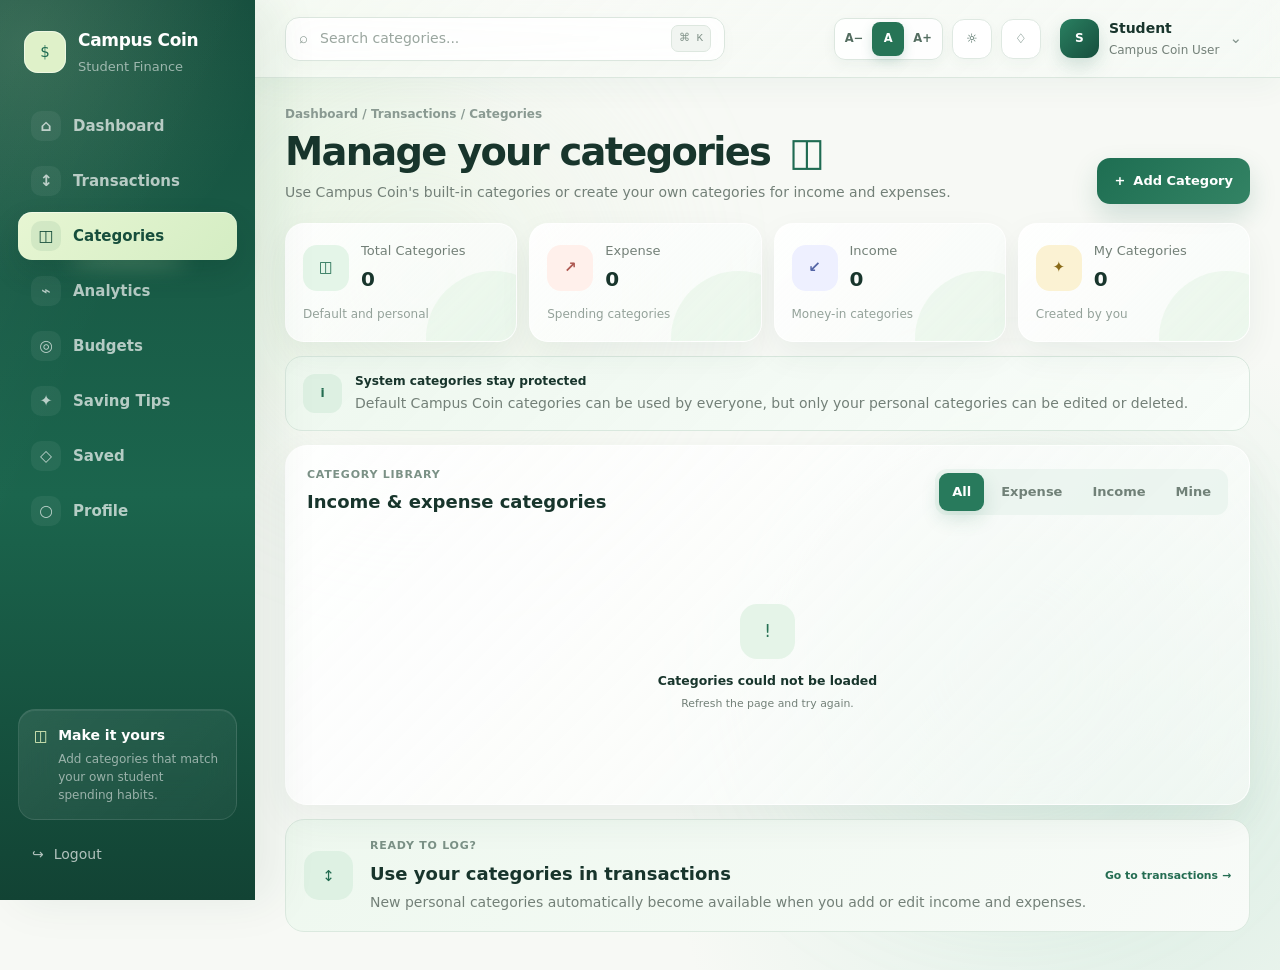
<file: frontend/categories.html>
<!DOCTYPE html>
<html lang="en">

<head>
  <meta charset="UTF-8">
  <meta name="viewport" content="width=device-width, initial-scale=1.0">

  <title>Campus Coin | Manage Categories</title>

  <link rel="stylesheet" href="css/style.css">
  <link rel="stylesheet" href="css/dashboard.css">
  <link rel="stylesheet" href="css/categories.css">
  <link rel="stylesheet" href="css/shared-ui.css">
</head>

<body class="dashboard-body">

<div class="app-shell">

  <!-- =====================================================
       SIDEBAR
  ====================================================== -->

  <aside class="sidebar" id="sidebar">

    <div class="sidebar-brand">

      <div class="brand-mark">$</div>

      <div>
        <strong>Campus Coin</strong>
        <span>Student Finance</span>
      </div>

    </div>


    <nav class="sidebar-nav">

      <a href="dashboard.html" class="nav-item">
        <span class="nav-icon">⌂</span>
        <span>Dashboard</span>
      </a>

      <!-- Categories is treated as part of Transactions -->
      <a href="transactions.html" class="nav-item active">
        <span class="nav-icon">↕</span>
        <span>Transactions</span>
      </a>

      <a href="reports.html" class="nav-item">
        <span class="nav-icon">⌁</span>
        <span>Analytics</span>
      </a>

      <a href="budgets.html" class="nav-item">
        <span class="nav-icon">◎</span>
        <span>Budgets</span>
      </a>

      <a href="tips.html" class="nav-item">
        <span class="nav-icon">✦</span>
        <span>Saving Tips</span>
      </a>

      <a href="bookmarks.html" class="nav-item">
        <span class="nav-icon">◇</span>
        <span>Saved</span>
      </a>

      <a href="profile.html" class="nav-item">
        <span class="nav-icon">○</span>
        <span>Profile</span>
      </a>

    </nav>


    <div class="sidebar-bottom">

      <div class="sidebar-message">

        <span>◫</span>

        <div>
          <strong>Make it yours</strong>

          <p>
            Add categories that match your
            own student spending habits.
          </p>
        </div>

      </div>


      <button
        class="sidebar-logout"
        id="logoutButton"
        type="button"
      >
        <span>↪</span>
        Logout
      </button>

    </div>

  </aside>


  <!-- =====================================================
       MAIN
  ====================================================== -->

  <main class="dashboard-main">

    <!-- ===================================================
         TOPBAR
    ==================================================== -->

    <header class="topbar">

      <div class="topbar-left">

        <button
          class="mobile-menu"
          id="mobileMenuButton"
          type="button"
          aria-label="Open menu"
        >
          ☰
        </button>


        <div class="search-box">

          <span>⌕</span>

          <input
            type="search"
            id="categorySearch"
            placeholder="Search categories..."
          >

          <kbd>⌘ K</kbd>

        </div>

      </div>


      <div class="topbar-actions">

        <button
          class="topbar-icon"
          id="themeToggle"
          type="button"
          aria-label="Toggle theme"
        >
          ☼
        </button>


        <button
          class="topbar-icon notification-button"
          type="button"
          aria-label="Notifications"
        >
          ♢

          <span class="notification-dot"></span>
        </button>


        <div class="user-menu">

          <div
            class="user-avatar"
            id="userAvatar"
          >
            CU
          </div>

          <div class="user-menu-copy">

            <strong id="topbarUserName">
              Student
            </strong>

            <span>
              Campus Coin User
            </span>

          </div>

          <span class="user-chevron">
            ⌄
          </span>

        </div>

      </div>

    </header>


    <!-- ===================================================
         CONTENT
    ==================================================== -->

    <div class="dashboard-content categories-content">

      <!-- =================================================
           HEADING
      ================================================== -->

      <section class="categories-heading">

        <div>

          <div class="dashboard-breadcrumb">
            Dashboard / Transactions / Categories
          </div>


          <h1>
            Manage your categories
            <span>◫</span>
          </h1>


          <p>
            Use Campus Coin's built-in categories or create
            your own categories for income and expenses.
          </p>

        </div>


        <button
          class="category-primary-button"
          id="openCategoryModal"
          type="button"
        >
          <span>+</span>
          Add Category
        </button>

      </section>


      <!-- =================================================
           SUMMARY
      ================================================== -->

      <section class="category-summary-grid">

        <article class="category-summary-card">

          <div class="category-summary-icon">
            ◫
          </div>

          <div>

            <span>Total Categories</span>

            <strong id="totalCategoryCount">
              0
            </strong>

          </div>

          <small>
            Default and personal
          </small>

        </article>


        <article class="category-summary-card">

          <div class="category-summary-icon expense">
            ↗
          </div>

          <div>

            <span>Expense</span>

            <strong id="expenseCategoryCount">
              0
            </strong>

          </div>

          <small>
            Spending categories
          </small>

        </article>


        <article class="category-summary-card">

          <div class="category-summary-icon income">
            ↙
          </div>

          <div>

            <span>Income</span>

            <strong id="incomeCategoryCount">
              0
            </strong>

          </div>

          <small>
            Money-in categories
          </small>

        </article>


        <article class="category-summary-card">

          <div class="category-summary-icon personal">
            ✦
          </div>

          <div>

            <span>My Categories</span>

            <strong id="personalCategoryCount">
              0
            </strong>

          </div>

          <small>
            Created by you
          </small>

        </article>

      </section>


      <!-- =================================================
           INFORMATION
      ================================================== -->

      <section class="category-info-banner">

        <div class="category-info-icon">
          i
        </div>


        <div>

          <strong>
            System categories stay protected
          </strong>

          <p>
            Default Campus Coin categories can be used by everyone,
            but only your personal categories can be edited or deleted.
          </p>

        </div>

      </section>


      <!-- =================================================
           CATEGORY LIBRARY
      ================================================== -->

      <section class="category-library">

        <div class="category-library-header">

          <div>

            <span class="section-kicker">
              CATEGORY LIBRARY
            </span>

            <h2>
              Income & expense categories
            </h2>

          </div>


          <div class="category-filter-tabs">

            <button
              type="button"
              class="category-filter active"
              data-filter="all"
            >
              All
            </button>


            <button
              type="button"
              class="category-filter"
              data-filter="expense"
            >
              Expense
            </button>


            <button
              type="button"
              class="category-filter"
              data-filter="income"
            >
              Income
            </button>


            <button
              type="button"
              class="category-filter"
              data-filter="personal"
            >
              Mine
            </button>

          </div>

        </div>


        <div
          class="category-grid"
          id="categoryGrid"
        >

          <div class="category-loading">

            <div class="category-loader"></div>

            <strong>
              Loading categories...
            </strong>

            <span>
              Preparing your category library.
            </span>

          </div>

        </div>

      </section>


      <!-- =================================================
           FOOTER ACTION
      ================================================== -->

      <section class="category-bottom-card">

        <div class="category-bottom-icon">
          ↕
        </div>


        <div>

          <span class="section-kicker">
            READY TO LOG?
          </span>

          <h2>
            Use your categories in transactions
          </h2>

          <p>
            New personal categories automatically become available
            when you add or edit income and expenses.
          </p>

        </div>


        <a href="transactions.html">
          Go to transactions →
        </a>

      </section>

    </div>

  </main>

</div>


<!-- =======================================================
     ADD / EDIT MODAL
======================================================== -->

<div
  class="category-modal-backdrop"
  id="categoryModal"
>

  <div class="category-modal">

    <div class="category-modal-header">

      <div>

        <span class="section-kicker">
          PERSONAL CATEGORY
        </span>

        <h2 id="categoryModalTitle">
          Add a category
        </h2>

        <p>
          Create a category that matches
          the way you receive or spend money.
        </p>

      </div>


      <button
        class="category-modal-close"
        id="closeCategoryModal"
        type="button"
        aria-label="Close"
      >
        ✕
      </button>

    </div>


    <form id="categoryForm">

      <div class="category-form-field">

        <label for="categoryName">
          Category Name
        </label>

        <input
          type="text"
          id="categoryName"
          maxlength="60"
          placeholder="e.g. Campus Events"
          autocomplete="off"
          required
        >

      </div>


      <div class="category-form-field">

        <label>
          Category Type
        </label>


        <div class="category-type-options">

          <label class="category-type-option">

            <input
              type="radio"
              name="categoryType"
              value="expense"
              checked
            >

            <span class="category-radio-card">

              <span class="category-type-icon expense">
                ↗
              </span>

              <span>

                <strong>Expense</strong>

                <small>
                  Money you spend
                </small>

              </span>

            </span>

          </label>


          <label class="category-type-option">

            <input
              type="radio"
              name="categoryType"
              value="income"
            >

            <span class="category-radio-card">

              <span class="category-type-icon income">
                ↙
              </span>

              <span>

                <strong>Income</strong>

                <small>
                  Money you receive
                </small>

              </span>

            </span>

          </label>

        </div>

      </div>


      <div
        class="category-form-message"
        id="categoryFormMessage"
      ></div>


      <button
        class="category-save-button"
        id="categorySaveButton"
        type="submit"
      >
        <span id="categorySaveButtonText">
          Add Category
        </span>

        <span>→</span>
      </button>

    </form>

  </div>

</div>


<!-- =======================================================
     DELETE MODAL
======================================================== -->

<div
  class="category-modal-backdrop"
  id="deleteCategoryModal"
>

  <div class="category-modal delete-category-modal">

    <div class="delete-category-icon">
      ✕
    </div>


    <h2>
      Delete this category?
    </h2>


    <p>
      <strong id="deleteCategoryName">
        Category
      </strong>
      will be removed from your personal categories.
    </p>


    <div class="delete-category-warning">

      <span>!</span>

      <p>
        A category already used by transactions may not be
        removable until those records are reassigned.
      </p>

    </div>


    <div class="delete-category-actions">

      <button
        class="category-cancel-button"
        id="cancelDeleteCategory"
        type="button"
      >
        Keep Category
      </button>


      <button
        class="category-delete-button"
        id="confirmDeleteCategory"
        type="button"
      >
        Delete
      </button>

    </div>

  </div>

</div>


<!-- =======================================================
     TOAST
======================================================== -->

<div
  class="category-toast"
  id="categoryToast"
>

  <span id="categoryToastIcon">
    ✓
  </span>

  <strong id="categoryToastText">
    Category updated
  </strong>

</div>


<script src="js/categories.js"></script>
<script src="js/shared-ui.js"></script>

</body>
</html>
</file>
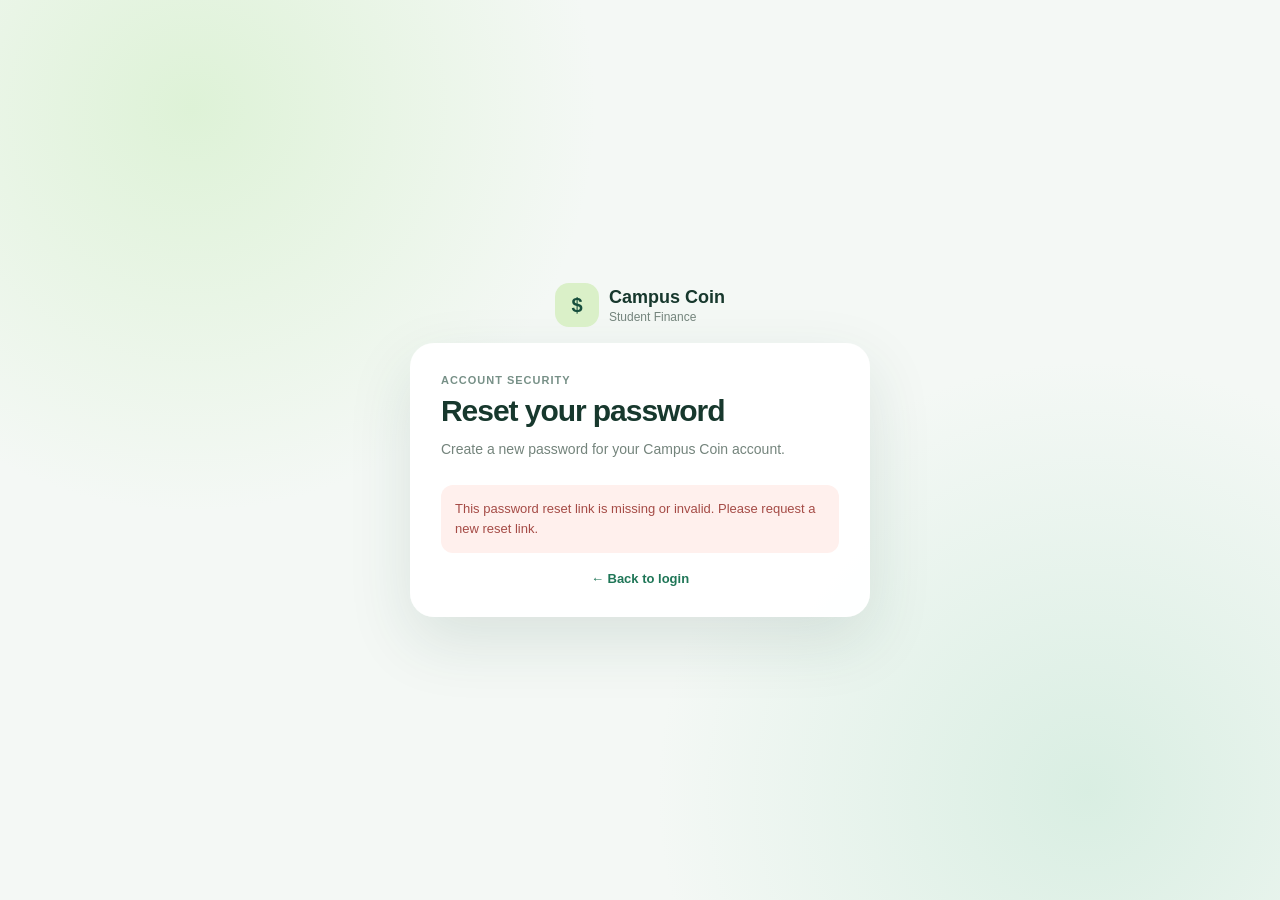
<file: frontend/forgot_password.html>
<!DOCTYPE html>
<html lang="en">

<head>

  <meta charset="UTF-8">

  <meta
    name="viewport"
    content="width=device-width, initial-scale=1.0"
  >

  <title>
    Campus Coin | Reset Password
  </title>


  <style>

    * {
      box-sizing: border-box;
    }


    :root {

      --primary:
        #1f7657;

      --primary-dark:
        #174f3d;

      --text:
        #17382d;

      --muted:
        #74847c;

      --border:
        #dce8e0;

      --success:
        #21684d;

      --danger:
        #a54b46;

    }


    body {

      min-height:
        100vh;

      margin:
        0;

      display:
        grid;

      place-items:
        center;

      padding:
        24px;

      color:
        var(--text);

      background:

        radial-gradient(
          circle at 15% 12%,
          rgba(210,239,199,.65),
          transparent 30%
        ),

        radial-gradient(
          circle at 85% 88%,
          rgba(195,230,211,.55),
          transparent 32%
        ),

        #f4f8f5;

      font-family:
        Arial,
        Helvetica,
        sans-serif;

    }


    .reset-shell {

      width:
        min(
          460px,
          100%
        );

    }


    /* =========================================
       BRAND
    ========================================= */

    .brand {

      display:
        flex;

      align-items:
        center;

      justify-content:
        center;

      gap:
        10px;

      margin-bottom:
        16px;

    }


    .brand-mark {

      width:
        44px;

      height:
        44px;

      display:
        grid;

      place-items:
        center;

      border-radius:
        14px;

      color:
        var(--primary-dark);

      background:
        #daf0c8;

      font-size:
        20px;

      font-weight:
        900;

    }


    .brand strong {

      display:
        block;

      font-size:
        18px;

    }


    .brand span {

      display:
        block;

      margin-top:
        2px;

      color:
        var(--muted);

      font-size:
        12px;

    }


    /* =========================================
       CARD
    ========================================= */

    .reset-card {

      padding:
        30px;

      border:
        1px solid
        rgba(255,255,255,.92);

      border-radius:
        24px;

      background:
        rgba(255,255,255,.95);

      box-shadow:
        0 24px 65px
        rgba(28,78,59,.12);

    }


    .eyebrow {

      display:
        block;

      margin-bottom:
        8px;

      color:
        #779087;

      font-size:
        11px;

      font-weight:
        850;

      letter-spacing:
        .09em;

    }


    h1 {

      margin:
        0;

      color:
        var(--text);

      font-size:
        30px;

      letter-spacing:
        -.035em;

    }


    .intro {

      margin:
        10px 0 24px;

      color:
        var(--muted);

      font-size:
        14px;

      line-height:
        1.6;

    }


    /* =========================================
       FORM
    ========================================= */

    label {

      display:
        block;

      margin:
        16px 0 7px;

      color:
        #435d51;

      font-size:
        13px;

      font-weight:
        800;

    }


    input {

      width:
        100%;

      min-height:
        52px;

      padding:
        0 14px;

      border:
        1px solid
        var(--border);

      border-radius:
        13px;

      outline:
        none;

      color:
        var(--text);

      background:
        white;

      font-size:
        14px;

      transition:
        border-color .2s ease,
        box-shadow .2s ease;

    }


    input:focus {

      border-color:
        #79ad94;

      box-shadow:
        0 0 0 4px
        rgba(45,121,89,.08);

    }


    .password-help {

      margin:
        6px 0 0;

      color:
        #8a9891;

      font-size:
        12px;

      line-height:
        1.5;

    }


    /* =========================================
       BUTTONS
    ========================================= */

    .primary-button {

      width:
        100%;

      min-height:
        52px;

      margin-top:
        20px;

      border:
        0;

      border-radius:
        13px;

      cursor:
        pointer;

      color:
        white;

      background:

        linear-gradient(
          135deg,
          #1e6e52,
          #338364
        );

      box-shadow:
        0 12px 25px
        rgba(31,108,82,.16);

      font-size:
        14px;

      font-weight:
        850;

      transition:
        transform .2s ease,
        box-shadow .2s ease;

    }


    .primary-button:hover {

      transform:
        translateY(-2px);

      box-shadow:
        0 16px 30px
        rgba(31,108,82,.20);

    }


    .primary-button:disabled {

      opacity:
        .65;

      cursor:
        wait;

      transform:
        none;

    }


    /* =========================================
       MESSAGE
    ========================================= */

    .message {

      display:
        none;

      margin-top:
        16px;

      padding:
        13px;

      border-radius:
        12px;

      font-size:
        13px;

      line-height:
        1.5;

    }


    .message.show {

      display:
        block;

    }


    .message.success {

      color:
        var(--success);

      background:
        #eaf6ec;

    }


    .message.error {

      color:
        var(--danger);

      background:
        #fff0ed;

    }


    /* =========================================
       SUCCESS STATE
    ========================================= */

    .success-panel {

      display:
        none;

      margin-top:
        20px;

      text-align:
        center;

    }


    .success-panel.show {

      display:
        block;

    }


    .success-icon {

      width:
        58px;

      height:
        58px;

      display:
        grid;

      place-items:
        center;

      margin:
        0 auto 13px;

      border-radius:
        18px;

      color:
        var(--success);

      background:
        #e5f4e8;

      font-size:
        25px;

      font-weight:
        900;

    }


    .success-panel h2 {

      margin:
        0;

      color:
        var(--text);

      font-size:
        20px;

    }


    .success-panel p {

      margin:
        8px 0 17px;

      color:
        var(--muted);

      font-size:
        13px;

      line-height:
        1.55;

    }


    .login-button {

      width:
        100%;

      min-height:
        50px;

      display:
        flex;

      align-items:
        center;

      justify-content:
        center;

      gap:
        8px;

      border-radius:
        13px;

      color:
        white;

      background:
        var(--primary);

      text-decoration:
        none;

      font-size:
        14px;

      font-weight:
        850;

      transition:
        transform .2s ease,
        background .2s ease;

    }


    .login-button:hover {

      transform:
        translateY(-2px);

      background:
        #196247;

    }


    .redirect-text {

      margin-top:
        12px !important;

      color:
        #8b9992 !important;

      font-size:
        12px !important;

    }


    /* =========================================
       BACK LINK
    ========================================= */

    .back-link {

      display:
        block;

      margin-top:
        18px;

      color:
        var(--primary);

      text-align:
        center;

      text-decoration:
        none;

      font-size:
        13px;

      font-weight:
        800;

    }


    .back-link:hover {

      text-decoration:
        underline;

    }


    /* =========================================
       INVALID TOKEN
    ========================================= */

    .token-warning {

      display:
        none;

      padding:
        14px;

      border-radius:
        12px;

      color:
        var(--danger);

      background:
        #fff0ed;

      font-size:
        13px;

      line-height:
        1.55;

    }


    .token-warning.show {

      display:
        block;

    }


    @media (max-width: 520px) {

      body {

        padding:
          14px;

      }


      .reset-card {

        padding:
          23px;

        border-radius:
          20px;

      }


      h1 {

        font-size:
          26px;

      }

    }

  </style>

</head>


<body>


  <main class="reset-shell">


    <div class="brand">

      <div class="brand-mark">
        $
      </div>


      <div>

        <strong>
          Campus Coin
        </strong>

        <span>
          Student Finance
        </span>

      </div>

    </div>


    <section class="reset-card">


      <div id="resetContent">

        <span class="eyebrow">
          ACCOUNT SECURITY
        </span>


        <h1>
          Reset your password
        </h1>


        <p class="intro">
          Create a new password for your Campus Coin account.
        </p>


        <div
          class="token-warning"
          id="tokenWarning"
        >
          This password reset link is missing or invalid.
          Please request a new reset link.
        </div>


        <form id="resetForm">


          <label for="password">
            New Password
          </label>


          <input
            id="password"
            type="password"
            minlength="8"
            autocomplete="new-password"
            placeholder="Enter new password"
            required
          >


          <p class="password-help">
            Use at least 8 characters.
          </p>


          <label for="confirmPassword">
            Confirm Password
          </label>


          <input
            id="confirmPassword"
            type="password"
            minlength="8"
            autocomplete="new-password"
            placeholder="Enter password again"
            required
          >


          <button
            class="primary-button"
            id="updatePasswordButton"
            type="submit"
          >
            Update Password
          </button>


        </form>


        <div
          class="message"
          id="message"
          role="status"
          aria-live="polite"
        ></div>


        <a
          class="back-link"
          href="index.html"
        >
          ← Back to login
        </a>

      </div>


      <!-- SUCCESS STATE -->

      <div
        class="success-panel"
        id="successPanel"
      >

        <div class="success-icon">
          ✓
        </div>


        <h2>
          Password reset successfully
        </h2>


        <p>
          Your new password is ready.
          You can now sign in to Campus Coin.
        </p>


        <a
          class="login-button"
          href="index.html"
        >
          Back to Login
          <span>→</span>
        </a>


        <p class="redirect-text">
          Redirecting to login in
          <strong id="redirectSeconds">
            5
          </strong>
          seconds...
        </p>

      </div>


    </section>


  </main>


  <script>

    const params =
      new URLSearchParams(
        window.location.search
      );


    const token =
      params.get(
        "token"
      );


    const resetForm =
      document.getElementById(
        "resetForm"
      );


    const passwordInput =
      document.getElementById(
        "password"
      );


    const confirmInput =
      document.getElementById(
        "confirmPassword"
      );


    const updateButton =
      document.getElementById(
        "updatePasswordButton"
      );


    const message =
      document.getElementById(
        "message"
      );


    const tokenWarning =
      document.getElementById(
        "tokenWarning"
      );


    const resetContent =
      document.getElementById(
        "resetContent"
      );


    const successPanel =
      document.getElementById(
        "successPanel"
      );


    const redirectSeconds =
      document.getElementById(
        "redirectSeconds"
      );



    /* =========================================
       MESSAGE
    ========================================= */

    function showMessage(
      text,
      type
    ) {

      message.textContent =
        text;


      message.className =
        `message show ${type}`;

    }



    /* =========================================
       TOKEN CHECK
    ========================================= */

    if (!token) {

      tokenWarning.classList.add(
        "show"
      );


      resetForm.style.display =
        "none";

    }



    /* =========================================
       SUCCESS SCREEN
    ========================================= */

    function showSuccessScreen() {

      resetContent.style.display =
        "none";


      successPanel.classList.add(
        "show"
      );


      let seconds =
        5;


      redirectSeconds.textContent =
        seconds;


      const countdown =
        setInterval(
          () => {

            seconds -=
              1;


            redirectSeconds.textContent =
              Math.max(
                seconds,
                0
              );


            if (
              seconds <=
              0
            ) {

              clearInterval(
                countdown
              );


              window.location.href =
                "index.html";

            }

          },
          1000
        );

    }



    /* =========================================
       RESET PASSWORD
    ========================================= */

    resetForm.addEventListener(
      "submit",
      async event => {

        event.preventDefault();


        const password =
          passwordInput.value;


        const confirmPassword =
          confirmInput.value;


        if (!token) {

          showMessage(
            "Reset token is missing.",
            "error"
          );


          return;

        }


        if (
          password.length <
          8
        ) {

          showMessage(
            "Password must be at least 8 characters.",
            "error"
          );


          return;

        }


        if (
          password !==
          confirmPassword
        ) {

          showMessage(
            "Passwords do not match.",
            "error"
          );


          return;

        }


        updateButton.disabled =
          true;


        updateButton.textContent =
          "Updating Password...";


        message.className =
          "message";


        try {

          const response =
            await fetch(
              "../backend/auth/reset_password.php",
              {

                method:
                  "POST",


                headers: {

                  "Content-Type":
                    "application/json"

                },


                body:
                  JSON.stringify({

                    token:
                      token,

                    password:
                      password

                  })

              }
            );


          const data =
            await response.json();


          if (
            !data.success
          ) {

            showMessage(
              data.message ||
              "Password could not be reset.",
              "error"
            );


            return;

          }


          resetForm.reset();


          showSuccessScreen();

        }

        catch (error) {

          console.error(
            error
          );


          showMessage(
            "Something went wrong. Please try again.",
            "error"
          );

        }

        finally {

          updateButton.disabled =
            false;


          updateButton.textContent =
            "Update Password";

        }

      }
    );

  </script>


</body>

</html>
</file>
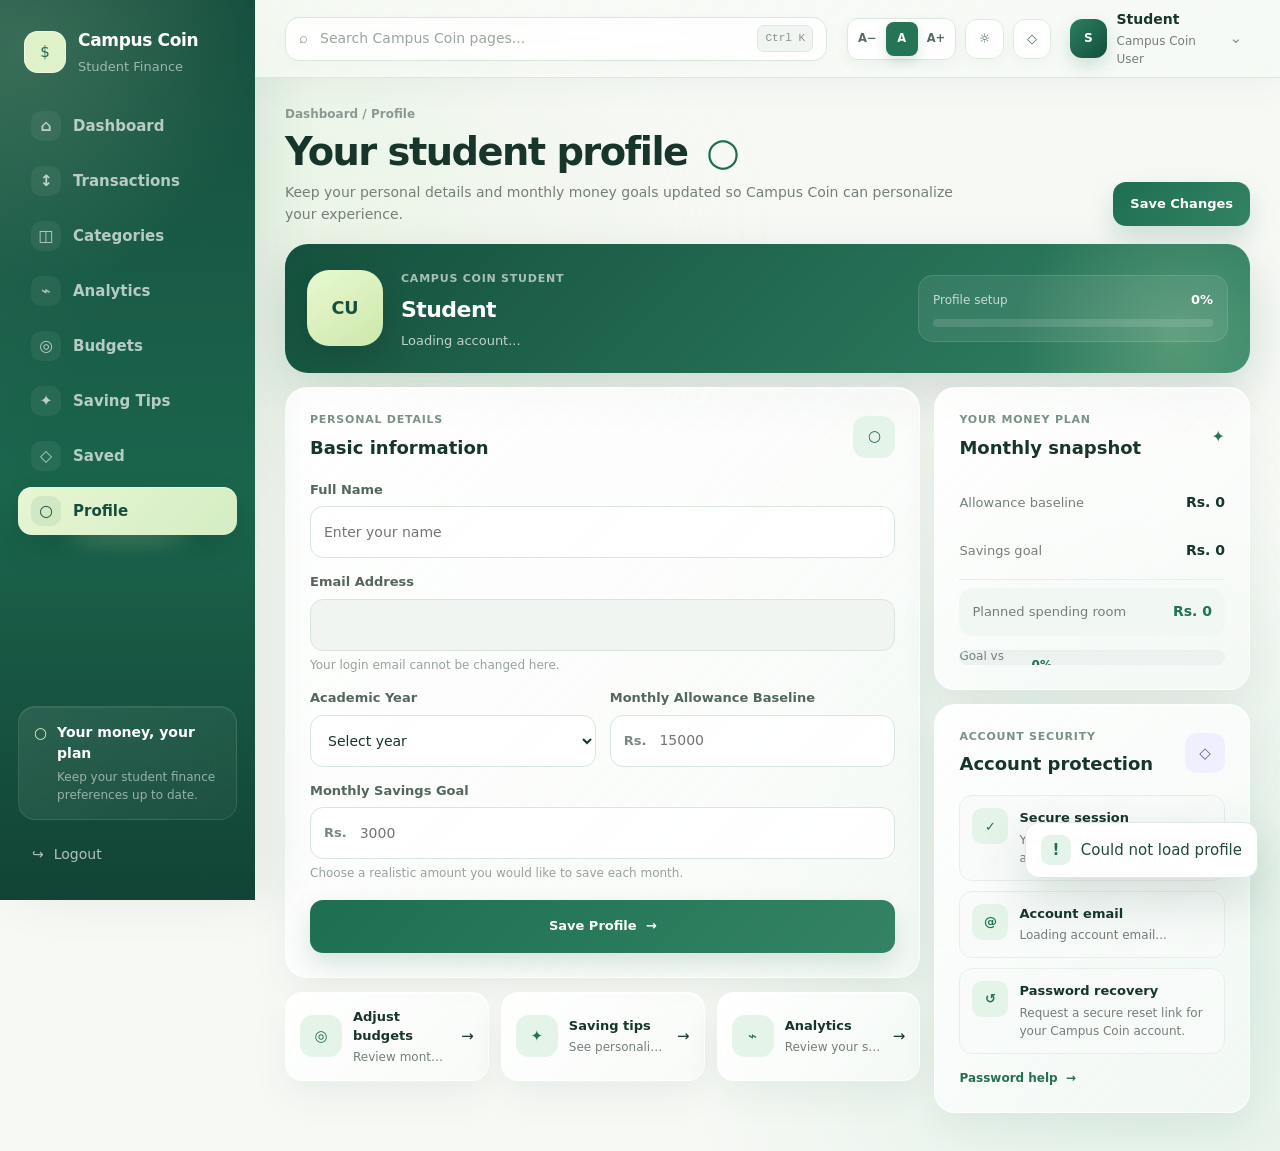
<file: frontend/profile.html>
<!DOCTYPE html>
<html lang="en">
<head>
  <meta charset="UTF-8">
  <meta name="viewport" content="width=device-width, initial-scale=1.0">
  <title>Campus Coin | Profile</title>

  <link rel="stylesheet" href="css/style.css">
  <link rel="stylesheet" href="css/dashboard.css">
  <link rel="stylesheet" href="css/profile.css">
  <link rel="stylesheet" href="css/shared-ui.css">
</head>

<body class="dashboard-body profile-page">
  <div class="app-shell">

    <aside class="sidebar" id="sidebar">
      <div class="sidebar-brand">
        <div class="brand-mark">$</div>
        <div>
          <strong>Campus Coin</strong>
          <span>Student Finance</span>
        </div>
      </div>

      <nav class="sidebar-nav">
        <a href="dashboard.html" class="nav-item">
          <span class="nav-icon">⌂</span>
          <span>Dashboard</span>
        </a>

        <a href="transactions.html" class="nav-item">
          <span class="nav-icon">↕</span>
          <span>Transactions</span>
        </a>

        <a href="categories.html" class="nav-item">
          <span class="nav-icon">◫</span>
          <span>Categories</span>
        </a>

        <a href="reports.html" class="nav-item">
          <span class="nav-icon">⌁</span>
          <span>Analytics</span>
        </a>

        <a href="budgets.html" class="nav-item">
          <span class="nav-icon">◎</span>
          <span>Budgets</span>
        </a>

        <a href="tips.html" class="nav-item">
          <span class="nav-icon">✦</span>
          <span>Saving Tips</span>
        </a>

        <a href="bookmarks.html" class="nav-item">
          <span class="nav-icon">◇</span>
          <span>Saved</span>
        </a>

        <a href="profile.html" class="nav-item active">
          <span class="nav-icon">○</span>
          <span>Profile</span>
        </a>
      </nav>

      <div class="sidebar-bottom">
        <div class="sidebar-message">
          <span>○</span>
          <div>
            <strong>Your money, your plan</strong>
            <p>Keep your student finance preferences up to date.</p>
          </div>
        </div>

        <button class="sidebar-logout" id="logoutButton" type="button">
          <span>↪</span>
          Logout
        </button>
      </div>
    </aside>

    <main class="dashboard-main">

      <header class="topbar">
        <div class="topbar-left">
          <button class="mobile-menu" id="mobileMenuButton" type="button" aria-label="Open navigation">
            ☰
          </button>

          <div class="search-box profile-search-box">
            <span>⌕</span>

            <input
              type="search"
              id="profilePageSearch"
              placeholder="Search Campus Coin pages..."
              autocomplete="off"
              aria-label="Search Campus Coin pages"
            >

            <kbd>Ctrl K</kbd>
          </div>
        </div>

        <div class="topbar-actions">

          <button
            class="topbar-icon"
            id="themeToggle"
            type="button"
            aria-label="Toggle dark mode"
          >
            ☼
          </button>

          <button
            class="topbar-icon notification-button"
            type="button"
            aria-label="Budget notifications"
          >
            ◇
            <span class="notification-dot cc-hidden"></span>
          </button>

          <div
            class="user-menu"
            role="button"
            tabindex="0"
            aria-label="Open account menu"
          >
            <div class="user-avatar" id="userAvatar">
              CU
            </div>

            <div class="user-menu-copy">
              <strong id="topbarUserName">
                Student
              </strong>

              <span>
                Campus Coin User
              </span>
            </div>

            <span class="user-chevron">
              ⌄
            </span>
          </div>

        </div>
      </header>

      <div class="dashboard-content profile-content">

        <section class="profile-heading">
          <div>
            <div class="dashboard-breadcrumb">
              Dashboard / Profile
            </div>

            <h1>
              Your student profile
              <span>○</span>
            </h1>

            <p>
              Keep your personal details and monthly money goals updated so Campus Coin can personalize your experience.
            </p>
          </div>

          <button
            class="profile-save-top"
            id="profileSaveTop"
            type="button"
          >
            Save Changes
          </button>
        </section>

        <section class="profile-hero">
          <div class="profile-hero-glow"></div>

          <div
            class="profile-large-avatar"
            id="profileLargeAvatar"
          >
            CU
          </div>

          <div class="profile-hero-copy">
            <span class="profile-eyebrow">
              CAMPUS COIN STUDENT
            </span>

            <h2 id="profileHeroName">
              Student
            </h2>

            <p id="profileHeroEmail">
              Loading account...
            </p>
          </div>

          <div class="profile-completion">
            <div class="completion-top">
              <span>Profile setup</span>
              <strong id="profileCompletionText">
                0%
              </strong>
            </div>

            <div class="completion-track">
              <div
                class="completion-fill"
                id="profileCompletionFill"
              ></div>
            </div>
          </div>
        </section>

        <section class="profile-workspace">

          <div class="profile-left-column">

            <article class="profile-panel">
              <div class="profile-panel-head">
                <div>
                  <span class="section-kicker">
                    PERSONAL DETAILS
                  </span>

                  <h2>
                    Basic information
                  </h2>
                </div>

                <div class="profile-panel-icon">
                  ○
                </div>
              </div>

              <form id="profileForm">

                <div class="profile-form-grid">

                  <div class="profile-field full">
                    <label for="profileName">
                      Full Name
                    </label>

                    <input
                      type="text"
                      id="profileName"
                      maxlength="100"
                      placeholder="Enter your name"
                      required
                    >
                  </div>

                  <div class="profile-field full">
                    <label for="profileEmail">
                      Email Address
                    </label>

                    <input
                      type="email"
                      id="profileEmail"
                      readonly
                    >

                    <small>
                      Your login email cannot be changed here.
                    </small>
                  </div>

                  <div class="profile-field">
                    <label for="academicYear">
                      Academic Year
                    </label>

                    <select id="academicYear">
                      <option value="">
                        Select year
                      </option>

                      <option value="1st Year">
                        1st Year
                      </option>

                      <option value="2nd Year">
                        2nd Year
                      </option>

                      <option value="3rd Year">
                        3rd Year
                      </option>

                      <option value="4th Year">
                        4th Year
                      </option>

                      <option value="5th Year">
                        5th Year
                      </option>

                      <option value="Postgraduate">
                        Postgraduate
                      </option>
                    </select>
                  </div>

                  <div class="profile-field">
                    <label for="monthlyAllowance">
                      Monthly Allowance Baseline
                    </label>

                    <div class="profile-money-input">
                      <span>Rs.</span>

                      <input
                        type="number"
                        id="monthlyAllowance"
                        min="0"
                        step="1"
                        placeholder="15000"
                      >
                    </div>
                  </div>

                  <div class="profile-field full">
                    <label for="savingsGoal">
                      Monthly Savings Goal
                    </label>

                    <div class="profile-money-input">
                      <span>Rs.</span>

                      <input
                        type="number"
                        id="savingsGoal"
                        min="0"
                        step="1"
                        placeholder="3000"
                      >
                    </div>

                    <small>
                      Choose a realistic amount you would like to save each month.
                    </small>
                  </div>

                </div>

                <div
                  class="profile-form-message"
                  id="profileFormMessage"
                  role="status"
                  aria-live="polite"
                ></div>

                <button
                  class="profile-submit-button"
                  id="profileSubmitButton"
                  type="submit"
                >
                  <span>
                    Save Profile
                  </span>

                  <span>
                    →
                  </span>
                </button>

              </form>
            </article>

            <section
              class="profile-quick-links"
              aria-label="Profile shortcuts"
            >

              <a
                href="budgets.html"
                class="profile-quick-card"
              >
                <span class="profile-quick-icon">
                  ◎
                </span>

                <div>
                  <strong>
                    Adjust budgets
                  </strong>

                  <small>
                    Review monthly category limits
                  </small>
                </div>

                <span>→</span>
              </a>

              <a
                href="tips.html"
                class="profile-quick-card"
              >
                <span class="profile-quick-icon">
                  ✦
                </span>

                <div>
                  <strong>
                    Saving tips
                  </strong>

                  <small>
                    See personalized opportunities
                  </small>
                </div>

                <span>→</span>
              </a>

              <a
                href="reports.html"
                class="profile-quick-card"
              >
                <span class="profile-quick-icon">
                  ⌁
                </span>

                <div>
                  <strong>
                    Analytics
                  </strong>

                  <small>
                    Review your spending patterns
                  </small>
                </div>

                <span>→</span>
              </a>

            </section>

          </div>

          <aside class="profile-side-column">

            <article class="money-plan-card">

              <div class="side-card-heading">
                <div>
                  <span class="section-kicker">
                    YOUR MONEY PLAN
                  </span>

                  <h2>
                    Monthly snapshot
                  </h2>
                </div>

                <span class="side-card-symbol">
                  ✦
                </span>
              </div>

              <div class="money-plan-content">

                <div class="money-plan-row">
                  <span>
                    Allowance baseline
                  </span>

                  <strong id="allowancePreview">
                    Rs. 0
                  </strong>
                </div>

                <div class="money-plan-row">
                  <span>
                    Savings goal
                  </span>

                  <strong id="goalPreview">
                    Rs. 0
                  </strong>
                </div>

                <div class="money-plan-divider"></div>

                <div class="money-plan-row highlight">
                  <span>
                    Planned spending room
                  </span>

                  <strong id="spendingRoomPreview">
                    Rs. 0
                  </strong>
                </div>

                <div class="goal-progress">

                  <div class="goal-progress-head">
                    <span>
                      Goal vs allowance
                    </span>

                    <strong id="goalPercent">
                      0%
                    </strong>
                  </div>

                  <div class="goal-progress-track">
                    <div
                      class="goal-progress-fill"
                      id="goalProgressFill"
                    ></div>
                  </div>

                </div>

              </div>
            </article>

            <article class="profile-security-card">

              <div class="side-card-heading">
                <div>
                  <span class="section-kicker">
                    ACCOUNT SECURITY
                  </span>

                  <h2>
                    Account protection
                  </h2>
                </div>

                <span class="security-main-icon">
                  ◇
                </span>
              </div>

              <div class="security-list">

                <div class="security-row">
                  <span class="security-row-icon">
                    ✓
                  </span>

                  <div>
                    <strong>
                      Secure session
                    </strong>

                    <p>
                      Your financial records are available only after login.
                    </p>
                  </div>
                </div>

                <div class="security-row">
                  <span class="security-row-icon">
                    @
                  </span>

                  <div>
                    <strong>
                      Account email
                    </strong>

                    <p id="securityEmail">
                      Loading account email...
                    </p>
                  </div>
                </div>

                <div class="security-row">
                  <span class="security-row-icon">
                    ↺
                  </span>

                  <div>
                    <strong>
                      Password recovery
                    </strong>

                    <p>
                      Request a secure reset link for your Campus Coin account.
                    </p>
                  </div>
                </div>

              </div>

              <a
                href="forgot_password.html"
                class="password-help-link"
              >
                Password help
                <span>→</span>
              </a>

            </article>

          </aside>

        </section>

      </div>
    </main>
  </div>

  <div
    class="profile-toast"
    id="profileToast"
    role="status"
    aria-live="polite"
  >
    <span
      class="profile-toast-icon"
      id="profileToastIcon"
    >
      ✓
    </span>

    <span id="profileToastText">
      Profile updated
    </span>
  </div>

  <script src="js/profile.js"></script>
  <script src="js/shared-ui.js"></script>
</body>
</html>
</file>
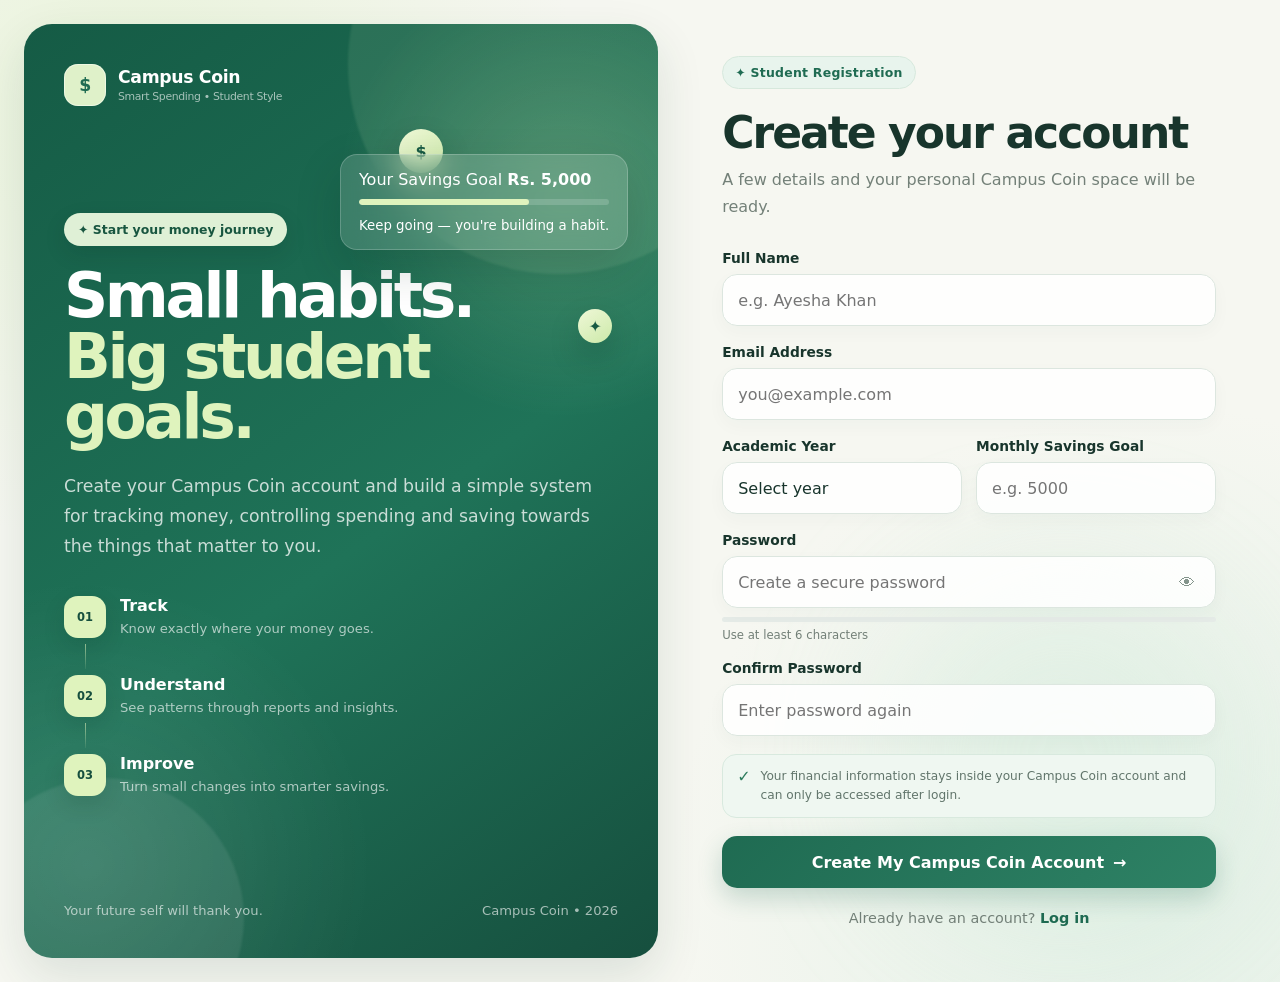
<file: frontend/register.html>
<!DOCTYPE html>
<html lang="en">
<head>
  <meta charset="UTF-8">
  <meta name="viewport" content="width=device-width, initial-scale=1.0">

  <title>Campus Coin | Create Account</title>

  <link rel="stylesheet" href="css/style.css">
</head>

<body>

<main class="auth-shell register-shell">

  <!-- LEFT VISUAL -->
  <section class="auth-visual register-visual">

    <a href="index.html" class="brand">

      <div class="brand-mark">$</div>

      <div>
        <strong>Campus Coin</strong>
        <small>Smart Spending • Student Style</small>
      </div>

    </a>


    <div class="floating-coin coin-one">$</div>
    <div class="floating-coin coin-two">✦</div>


    <div class="floating-card register-preview">

      <span>Your Savings Goal</span>

      <strong>Rs. 5,000</strong>

      <div class="preview-progress">
        <div></div>
      </div>

      <small>Keep going — you're building a habit.</small>

    </div>


    <div class="auth-copy register-copy">

      <div class="hero-tag">
        ✦ Start your money journey
      </div>

      <h1>
        Small habits.<br>
        <span>Big student goals.</span>
      </h1>

      <p>
        Create your Campus Coin account and build a simple system
        for tracking money, controlling spending and saving towards
        the things that matter to you.
      </p>


      <div class="journey">

        <div class="journey-step">

          <div class="journey-number">01</div>

          <div>
            <strong>Track</strong>
            <span>Know exactly where your money goes.</span>
          </div>

        </div>


        <div class="journey-line"></div>


        <div class="journey-step">

          <div class="journey-number">02</div>

          <div>
            <strong>Understand</strong>
            <span>See patterns through reports and insights.</span>
          </div>

        </div>


        <div class="journey-line"></div>


        <div class="journey-step">

          <div class="journey-number">03</div>

          <div>
            <strong>Improve</strong>
            <span>Turn small changes into smarter savings.</span>
          </div>

        </div>

      </div>

    </div>


    <div class="auth-foot">
      <span>Your future self will thank you.</span>
      <span>Campus Coin • 2026</span>
    </div>

  </section>



  <!-- REGISTER FORM -->
  <section class="auth-panel register-panel">

    <div class="auth-card register-card">

      <span class="eyebrow">
        ✦ Student Registration
      </span>


      <h2>Create your account</h2>

      <p>
        A few details and your personal Campus Coin space
        will be ready.
      </p>


      <form id="registerForm" class="form-grid">

        <div
          id="registerNotice"
          class="notice"
          role="alert">
        </div>


        <!-- NAME -->
        <div class="field">

          <label for="name">
            Full Name
          </label>

          <input
            class="input register-input"
            id="name"
            type="text"
            placeholder="e.g. Ayesha Khan"
            autocomplete="name"
            required
          >

        </div>


        <!-- EMAIL -->
        <div class="field">

          <label for="email">
            Email Address
          </label>

          <input
            class="input register-input"
            id="email"
            type="email"
            placeholder="you@example.com"
            autocomplete="email"
            required
          >

        </div>


        <!-- TWO COLUMNS -->
        <div class="register-two-column">


          <!-- YEAR -->
          <div class="field">

            <label for="academicYear">
              Academic Year
            </label>

            <select
              class="input register-input select-input"
              id="academicYear"
            >

              <option value="">
                Select year
              </option>

              <option value="1st Year">
                1st Year
              </option>

              <option value="2nd Year">
                2nd Year
              </option>

              <option value="3rd Year">
                3rd Year
              </option>

              <option value="4th Year">
                4th Year
              </option>

              <option value="5th Year">
                5th Year
              </option>

            </select>

          </div>


          <!-- SAVINGS GOAL -->
          <div class="field">

            <label for="savingsGoal">
              Monthly Savings Goal
            </label>

            <input
              class="input register-input"
              id="savingsGoal"
              type="number"
              min="0"
              step="100"
              placeholder="e.g. 5000"
            >

          </div>

        </div>


        <!-- PASSWORD -->
        <div class="field">

          <label for="password">
            Password
          </label>

          <div class="input-wrap">

            <input
              class="input"
              id="password"
              type="password"
              placeholder="Create a secure password"
              autocomplete="new-password"
              required
            >

            <button
              id="toggleRegisterPassword"
              class="input-action"
              type="button"
              aria-label="Show password"
            >
              👁
            </button>

          </div>


          <div class="password-strength">

            <div class="strength-track">
              <span id="strengthBar"></span>
            </div>

            <small id="strengthText">
              Use at least 6 characters
            </small>

          </div>

        </div>


        <!-- CONFIRM -->
        <div class="field">

          <label for="confirmPassword">
            Confirm Password
          </label>

          <input
            class="input register-input"
            id="confirmPassword"
            type="password"
            placeholder="Enter password again"
            autocomplete="new-password"
            required
          >

        </div>


        <div class="register-note">

          <span>✓</span>

          <p>
            Your financial information stays inside your
            Campus Coin account and can only be accessed
            after login.
          </p>

        </div>


        <button
          id="registerButton"
          class="btn btn-primary"
          type="submit"
        >

          <span>Create My Campus Coin Account</span>

          <span>→</span>

        </button>

      </form>


      <div class="auth-switch">

        Already have an account?

        <a
          href="index.html"
          class="text-link"
        >
          Log in
        </a>

      </div>

    </div>

  </section>

</main>


<script src="js/register.js"></script>

</body>
</html>
</file>
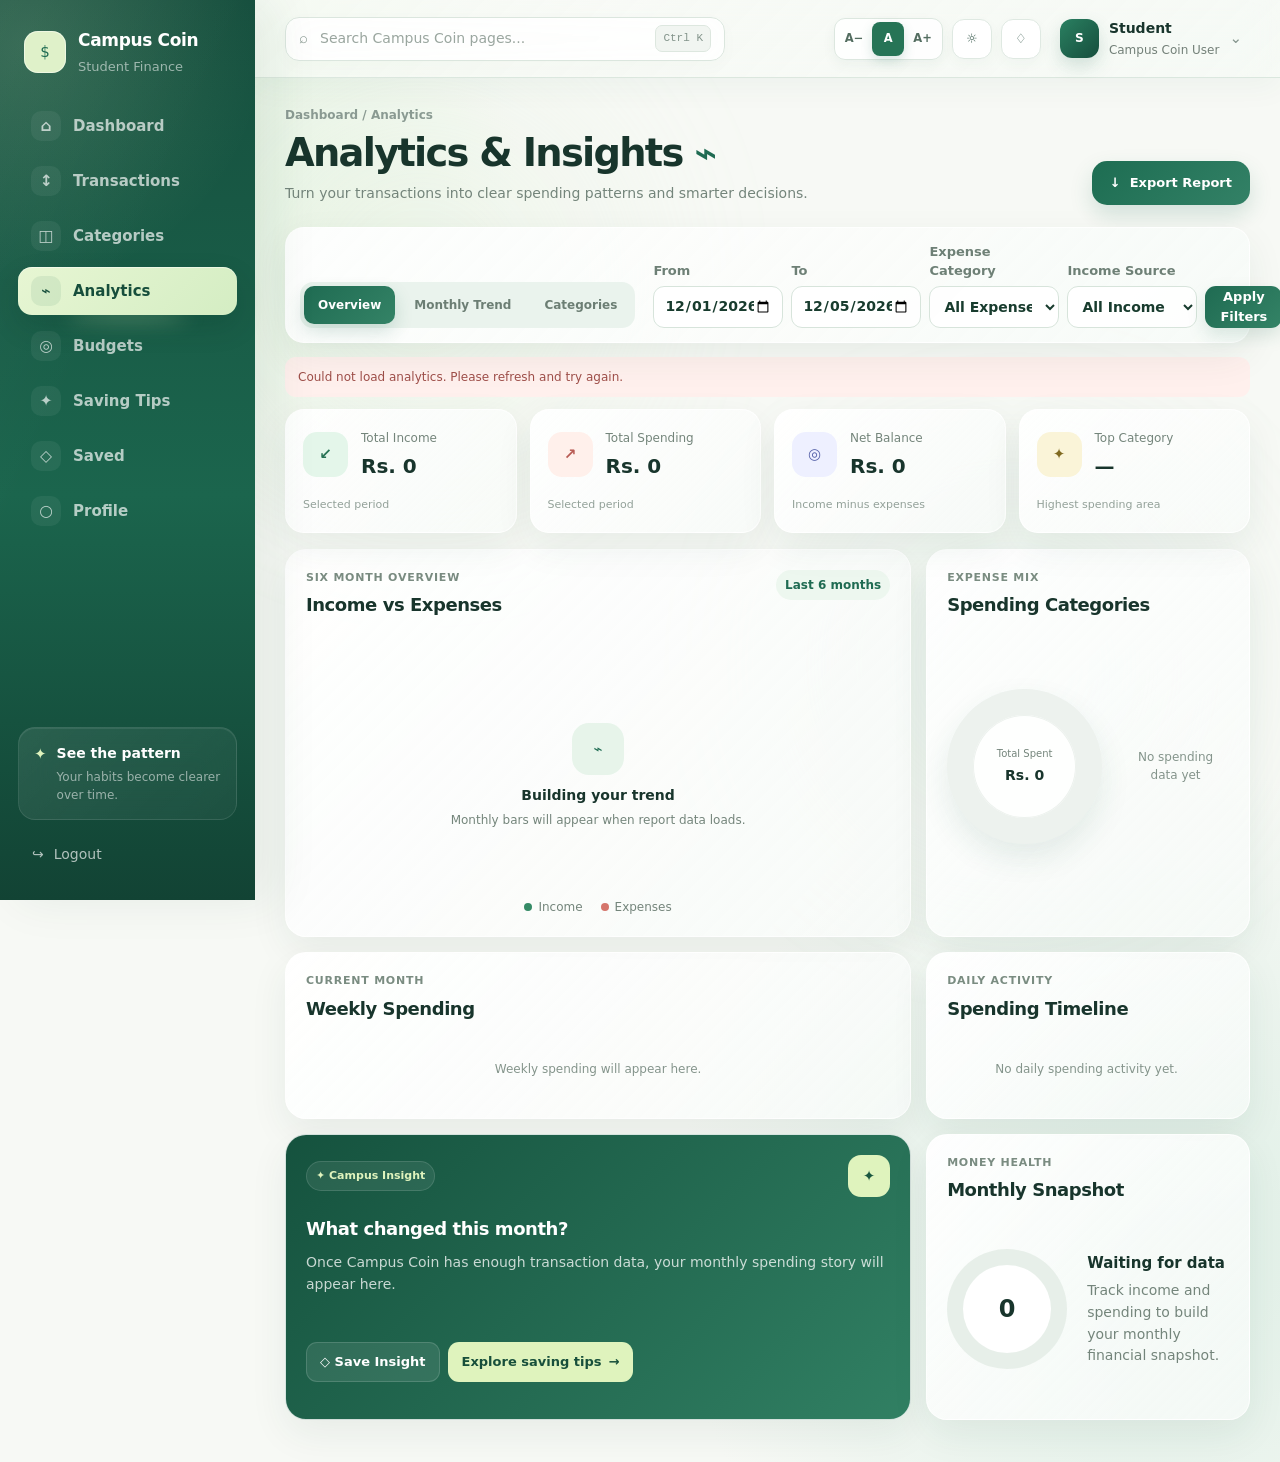
<file: frontend/reports.html>
<!DOCTYPE html>
<html lang="en">
<head>
  <meta charset="UTF-8">
  <meta name="viewport" content="width=device-width, initial-scale=1.0">
  <title>Campus Coin | Analytics</title>

  <link rel="stylesheet" href="css/style.css">
  <link rel="stylesheet" href="css/dashboard.css">
  <link rel="stylesheet" href="css/reports.css">
  <link rel="stylesheet" href="css/shared-ui.css">
</head>

<body class="dashboard-body reports-page">
  <div class="app-shell">

    <aside class="sidebar" id="sidebar">
      <div class="sidebar-brand">
        <div class="brand-mark">$</div>
        <div>
          <strong>Campus Coin</strong>
          <span>Student Finance</span>
        </div>
      </div>

      <nav class="sidebar-nav">
        <a href="dashboard.html" class="nav-item">
          <span class="nav-icon">⌂</span>
          <span>Dashboard</span>
        </a>

        <a href="transactions.html" class="nav-item">
          <span class="nav-icon">↕</span>
          <span>Transactions</span>
        </a>

        <a href="categories.html" class="nav-item">
          <span class="nav-icon">◫</span>
          <span>Categories</span>
        </a>

        <a href="reports.html" class="nav-item active">
          <span class="nav-icon">⌁</span>
          <span>Analytics</span>
        </a>

        <a href="budgets.html" class="nav-item">
          <span class="nav-icon">◎</span>
          <span>Budgets</span>
        </a>

        <a href="tips.html" class="nav-item">
          <span class="nav-icon">✦</span>
          <span>Saving Tips</span>
        </a>

        <a href="bookmarks.html" class="nav-item">
          <span class="nav-icon">◇</span>
          <span>Saved</span>
        </a>

        <a href="profile.html" class="nav-item">
          <span class="nav-icon">○</span>
          <span>Profile</span>
        </a>
      </nav>

      <div class="sidebar-bottom">
        <div class="sidebar-message">
          <span>✦</span>
          <div>
            <strong>See the pattern</strong>
            <p>Your habits become clearer over time.</p>
          </div>
        </div>

        <button class="sidebar-logout" id="logoutButton" type="button">
          <span>↪</span>
          Logout
        </button>
      </div>
    </aside>

    <main class="dashboard-main">

      <header class="topbar">

        <div class="topbar-left">

          <button
            class="mobile-menu"
            id="mobileMenuButton"
            type="button"
            aria-label="Open navigation"
          >
            ☰
          </button>

          <div class="search-box reports-search-box">
            <span>⌕</span>

            <input
              type="search"
              id="analyticsSearch"
              placeholder="Search Campus Coin pages..."
              autocomplete="off"
              aria-label="Search Campus Coin pages"
            >

            <kbd>Ctrl K</kbd>

            <div
              class="reports-search-results"
              id="analyticsSearchResults"
            ></div>

          </div>

        </div>


        <div class="topbar-actions">

          <button
            class="topbar-icon"
            id="themeToggle"
            type="button"
            aria-label="Toggle dark mode"
          >
            ☼
          </button>

          <button
            class="topbar-icon notification-button"
            type="button"
            aria-label="Notifications"
          >
            ♢
            <span class="notification-dot"></span>
          </button>

          <div
            class="user-menu"
            role="button"
            tabindex="0"
            aria-label="Open account menu"
          >

            <div
              class="user-avatar"
              id="userAvatar"
            >
              CU
            </div>

            <div class="user-menu-copy">
              <strong id="topbarUserName">
                Student
              </strong>

              <span>
                Campus Coin User
              </span>
            </div>

            <span class="user-chevron">
              ⌄
            </span>

          </div>

        </div>

      </header>


      <div class="dashboard-content reports-content">

        <section class="reports-heading">

          <div>

            <div class="dashboard-breadcrumb">
              Dashboard / Analytics
            </div>

            <h1>
              Analytics &amp; Insights
              <span>⌁</span>
            </h1>

            <p>
              Turn your transactions into clear spending patterns
              and smarter decisions.
            </p>

          </div>


          <button
            class="btn dashboard-add-button"
            id="exportReportButton"
            type="button"
          >
            <span>↓</span>
            Export Report
          </button>

        </section>


        <section
          class="analytics-filter-bar"
          aria-label="Report filters"
        >

          <div
            class="analytics-tabs"
            role="tablist"
            aria-label="Analytics sections"
          >

            <button
              class="analytics-tab active"
              data-view="overview"
              type="button"
            >
              Overview
            </button>

            <button
              class="analytics-tab"
              data-view="monthly"
              type="button"
            >
              Monthly Trend
            </button>

            <button
              class="analytics-tab"
              data-view="categories"
              type="button"
            >
              Categories
            </button>

          </div>


          <div class="analytics-filters">

            <label class="report-filter-field">
              <span>From</span>

              <input
                type="date"
                id="startDateFilter"
                aria-label="Start date"
              >
            </label>


            <label class="report-filter-field">
              <span>To</span>

              <input
                type="date"
                id="endDateFilter"
                aria-label="End date"
              >
            </label>


            <label class="report-filter-field">
              <span>Expense Category</span>

              <select
                id="reportCategoryFilter"
                aria-label="Expense category"
              >
                <option value="">
                  All Expense Categories
                </option>
              </select>
            </label>


            <label class="report-filter-field">
              <span>Income Source</span>

              <select
                id="incomeSourceFilter"
                aria-label="Income source"
              >
                <option value="">
                  All Income Sources
                </option>
              </select>
            </label>


            <button
              class="analytics-apply-button"
              id="applyReportFilters"
              type="button"
            >
              Apply Filters
            </button>

          </div>

        </section>


        <div
          class="reports-status"
          id="reportsStatus"
          role="status"
          aria-live="polite"
        ></div>


        <section
          class="analytics-summary-grid"
          id="overviewSection"
        >

          <article class="analytics-summary-card">

            <div class="analytics-summary-icon income">
              ↙
            </div>

            <div>
              <span>Total Income</span>
              <strong id="reportIncome">Rs. 0</strong>
            </div>

            <small>
              Selected period
            </small>

          </article>


          <article class="analytics-summary-card">

            <div class="analytics-summary-icon expense">
              ↗
            </div>

            <div>
              <span>Total Spending</span>
              <strong id="reportExpense">Rs. 0</strong>
            </div>

            <small>
              Selected period
            </small>

          </article>


          <article class="analytics-summary-card">

            <div class="analytics-summary-icon balance">
              ◎
            </div>

            <div>
              <span>Net Balance</span>
              <strong id="reportBalance">Rs. 0</strong>
            </div>

            <small>
              Income minus expenses
            </small>

          </article>


          <article class="analytics-summary-card">

            <div class="analytics-summary-icon category">
              ✦
            </div>

            <div>
              <span>Top Category</span>
              <strong id="topCategory">—</strong>
            </div>

            <small>
              Highest spending area
            </small>

          </article>

        </section>


        <section class="analytics-grid">

          <article
            class="analytics-card monthly-chart-card"
            id="monthlySection"
          >

            <div class="analytics-card-header">

              <div>
                <span class="section-kicker">
                  Six Month Overview
                </span>

                <h2>
                  Income vs Expenses
                </h2>
              </div>

              <span class="analytics-chip">
                Last 6 months
              </span>

            </div>


            <div
              class="monthly-chart"
              id="monthlyChart"
            >

              <div class="chart-empty">

                <div class="chart-empty-icon">
                  ⌁
                </div>

                <strong>
                  Building your trend
                </strong>

                <span>
                  Monthly bars will appear when report data loads.
                </span>

              </div>

            </div>


            <div class="chart-legend">

              <span>
                <i class="legend-income"></i>
                Income
              </span>

              <span>
                <i class="legend-expense"></i>
                Expenses
              </span>

            </div>

          </article>


          <article
            class="analytics-card category-chart-card"
            id="categorySection"
          >

            <div class="analytics-card-header">

              <div>
                <span class="section-kicker">
                  Expense Mix
                </span>

                <h2>
                  Spending Categories
                </h2>
              </div>

            </div>


            <div class="analytics-donut-area">

              <div
                class="analytics-donut"
                id="analyticsDonut"
              >

                <div class="analytics-donut-center">

                  <span>
                    Total Spent
                  </span>

                  <strong id="donutReportTotal">
                    Rs. 0
                  </strong>

                </div>

              </div>


              <div
                class="analytics-category-list"
                id="analyticsCategoryList"
              >

                <div class="analytics-category-empty">
                  No spending data yet
                </div>

              </div>

            </div>

          </article>


          <article class="analytics-card weekly-card">

            <div class="analytics-card-header">

              <div>
                <span class="section-kicker">
                  Current Month
                </span>

                <h2>
                  Weekly Spending
                </h2>
              </div>

            </div>


            <div
              class="weekly-bars"
              id="weeklyBars"
            >

              <div class="weekly-empty">
                Weekly spending will appear here.
              </div>

            </div>

          </article>


          <article class="analytics-card daily-card">

            <div class="analytics-card-header">

              <div>
                <span class="section-kicker">
                  Daily Activity
                </span>

                <h2>
                  Spending Timeline
                </h2>
              </div>

            </div>


            <div
              class="daily-list"
              id="dailySummary"
            >

              <div class="daily-empty">
                No daily spending activity yet.
              </div>

            </div>

          </article>


          <article class="analytics-card analytics-insight-card">

            <div class="analytics-insight-top">

              <span class="insight-badge">
                ✦ Campus Insight
              </span>

              <div class="analytics-insight-icon">
                ✦
              </div>

            </div>


            <h2>
              What changed this month?
            </h2>


            <p id="reportInsightText">
              Once Campus Coin has enough transaction data,
              your monthly spending story will appear here.
            </p>


            <div class="analytics-insight-actions">

              <button
                class="analytics-save-insight"
                id="saveInsightButton"
                type="button"
              >
                ◇ Save Insight
              </button>


              <button
                class="analytics-insight-button"
                id="exploreTipsButton"
                type="button"
              >
                Explore saving tips
                <span>→</span>
              </button>

            </div>

          </article>


          <article class="analytics-card financial-health-card">

            <span class="section-kicker">
              Money Health
            </span>

            <h2>
              Monthly Snapshot
            </h2>


            <div class="health-score-wrap">

              <div
                class="health-score"
                id="healthScore"
              >

                <span id="healthScoreValue">
                  0
                </span>

              </div>


              <div class="health-copy">

                <strong id="healthLabel">
                  Waiting for data
                </strong>

                <p id="healthDescription">
                  Track income and spending to build your
                  monthly financial snapshot.
                </p>

              </div>

            </div>

          </article>

        </section>

      </div>

    </main>

  </div>


  <!-- EXPORT MODAL -->

  <div
    class="modal-backdrop"
    id="exportModal"
    aria-hidden="true"
  >

    <div
      class="modal export-modal"
      role="dialog"
      aria-modal="true"
      aria-labelledby="exportModalTitle"
    >

      <div class="modal-head">

        <div>

          <span class="section-kicker">
            Personal Records
          </span>

          <h3 id="exportModalTitle">
            Export your report
          </h3>

          <p>
            Export the currently selected report period
            for your personal records.
          </p>

        </div>


        <button
          class="icon-btn"
          id="closeExportModal"
          type="button"
          aria-label="Close export dialog"
        >
          ✕
        </button>

      </div>


      <div class="export-options">

        <button
          class="export-option"
          id="exportPdfButton"
          type="button"
        >

          <span class="export-icon">
            ↓
          </span>

          <div>
            <strong>
              PDF Report
            </strong>

            <small>
              Download the filtered report as a PDF.
            </small>
          </div>

          <span>→</span>

        </button>


        <button
          class="export-option"
          id="exportImageButton"
          type="button"
        >

          <span class="export-icon">
            ▣
          </span>

          <div>
            <strong>
              Image Report
            </strong>

            <small>
              Download the current summary as a PNG image.
            </small>
          </div>

          <span>→</span>

        </button>


        <button
          class="export-option"
          id="printReportButton"
          type="button"
        >

          <span class="export-icon">
            ⎙
          </span>

          <div>
            <strong>
              Print / Save as PDF
            </strong>

            <small>
              Use your browser's print dialog.
            </small>
          </div>

          <span>→</span>

        </button>

      </div>

    </div>

  </div>


  <script src="js/reports.js"></script>
  <script src="js/shared-ui.js"></script>

</body>
</html>
</file>
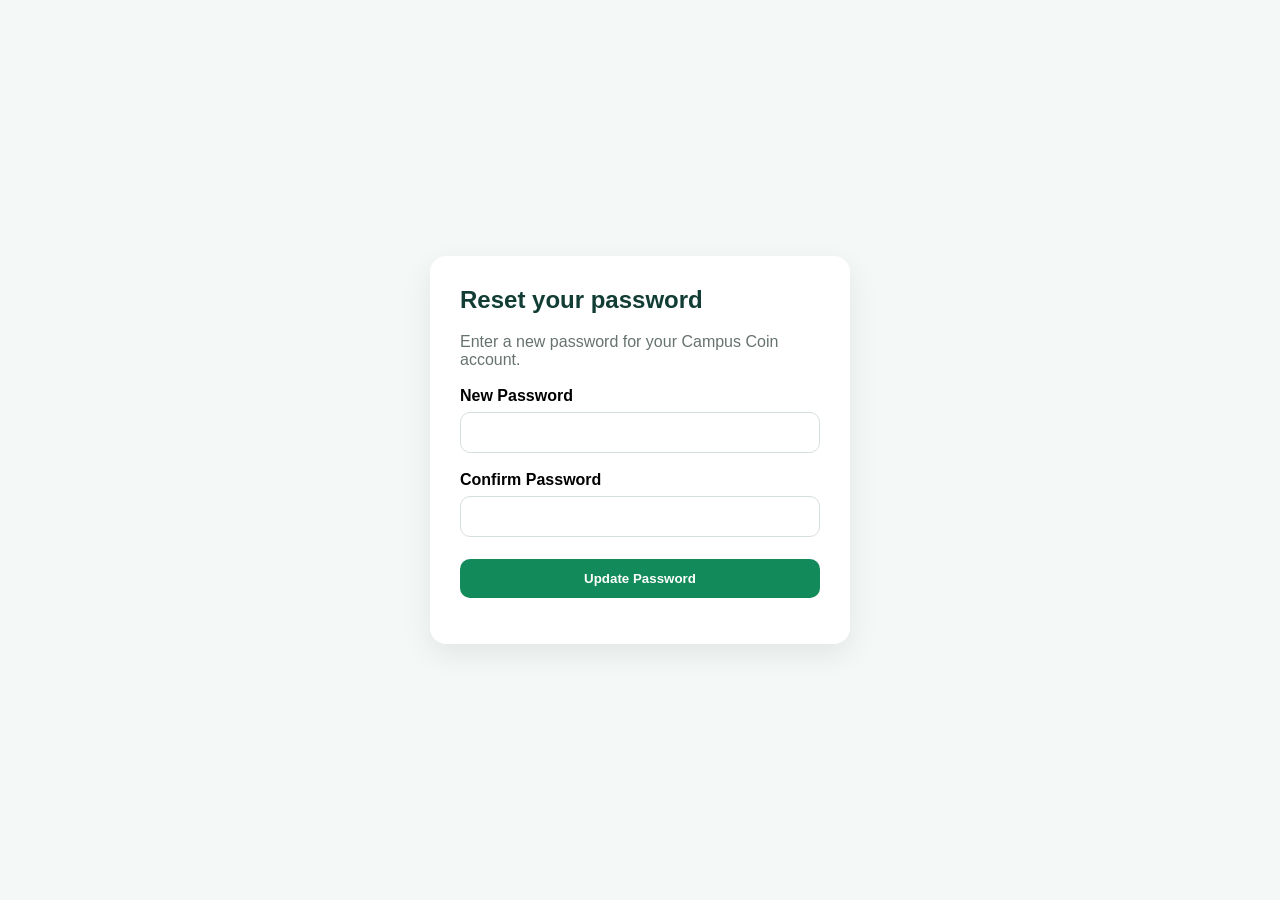
<file: frontend/reset_password.html>
<!DOCTYPE html>
<html lang="en">
<head>
    <meta charset="UTF-8">
    <meta name="viewport" content="width=device-width, initial-scale=1.0">
    <title>Reset Password - Campus Coin</title>
    <style>
        * { box-sizing: border-box; }
        body {
            margin: 0;
            font-family: Arial, sans-serif;
            background: #f4f8f6;
            display: flex;
            align-items: center;
            justify-content: center;
            min-height: 100vh;
        }
        .box {
            width: min(420px, 92%);
            background: #fff;
            padding: 30px;
            border-radius: 16px;
            box-shadow: 0 10px 30px rgba(0,0,0,.08);
        }
        h2 { margin-top: 0; color: #123d34; }
        p { color: #66736f; }
        label { display: block; margin: 18px 0 7px; font-weight: 600; }
        input {
            width: 100%;
            padding: 12px;
            border: 1px solid #d6dfdb;
            border-radius: 10px;
            outline: none;
        }
        button {
            width: 100%;
            margin-top: 22px;
            padding: 12px;
            border: 0;
            border-radius: 10px;
            background: #138a5a;
            color: #fff;
            font-weight: 700;
            cursor: pointer;
        }
        #message { margin-top: 16px; font-size: 14px; }
    </style>
</head>
<body>
    <div class="box">
        <h2>Reset your password</h2>
        <p>Enter a new password for your Campus Coin account.</p>

        <form id="resetForm">
            <label for="password">New Password</label>
            <input id="password" type="password" minlength="8" required>

            <label for="confirmPassword">Confirm Password</label>
            <input id="confirmPassword" type="password" minlength="8" required>

            <button type="submit">Update Password</button>
        </form>

        <div id="message"></div>
    </div>

    <script>
        const params = new URLSearchParams(window.location.search);
        const token = params.get("token");
        const message = document.getElementById("message");

        document.getElementById("resetForm").addEventListener("submit", async function (e) {
            e.preventDefault();

            const password = document.getElementById("password").value;
            const confirmPassword = document.getElementById("confirmPassword").value;

            if (!token) {
                message.textContent = "Reset token is missing.";
                return;
            }

            if (password !== confirmPassword) {
                message.textContent = "Passwords do not match.";
                return;
            }

            try {
                const response = await fetch("../backend/auth/reset_password.php", {
                    method: "POST",
                    headers: { "Content-Type": "application/json" },
                    body: JSON.stringify({ token: token, password: password })
                });

                const data = await response.json();
                message.textContent = data.message;

                if (data.success) {
                    document.getElementById("resetForm").reset();
                }
            } catch (error) {
                message.textContent = "Something went wrong. Please try again.";
            }
        });
    </script>
</body>
</html>
</file>
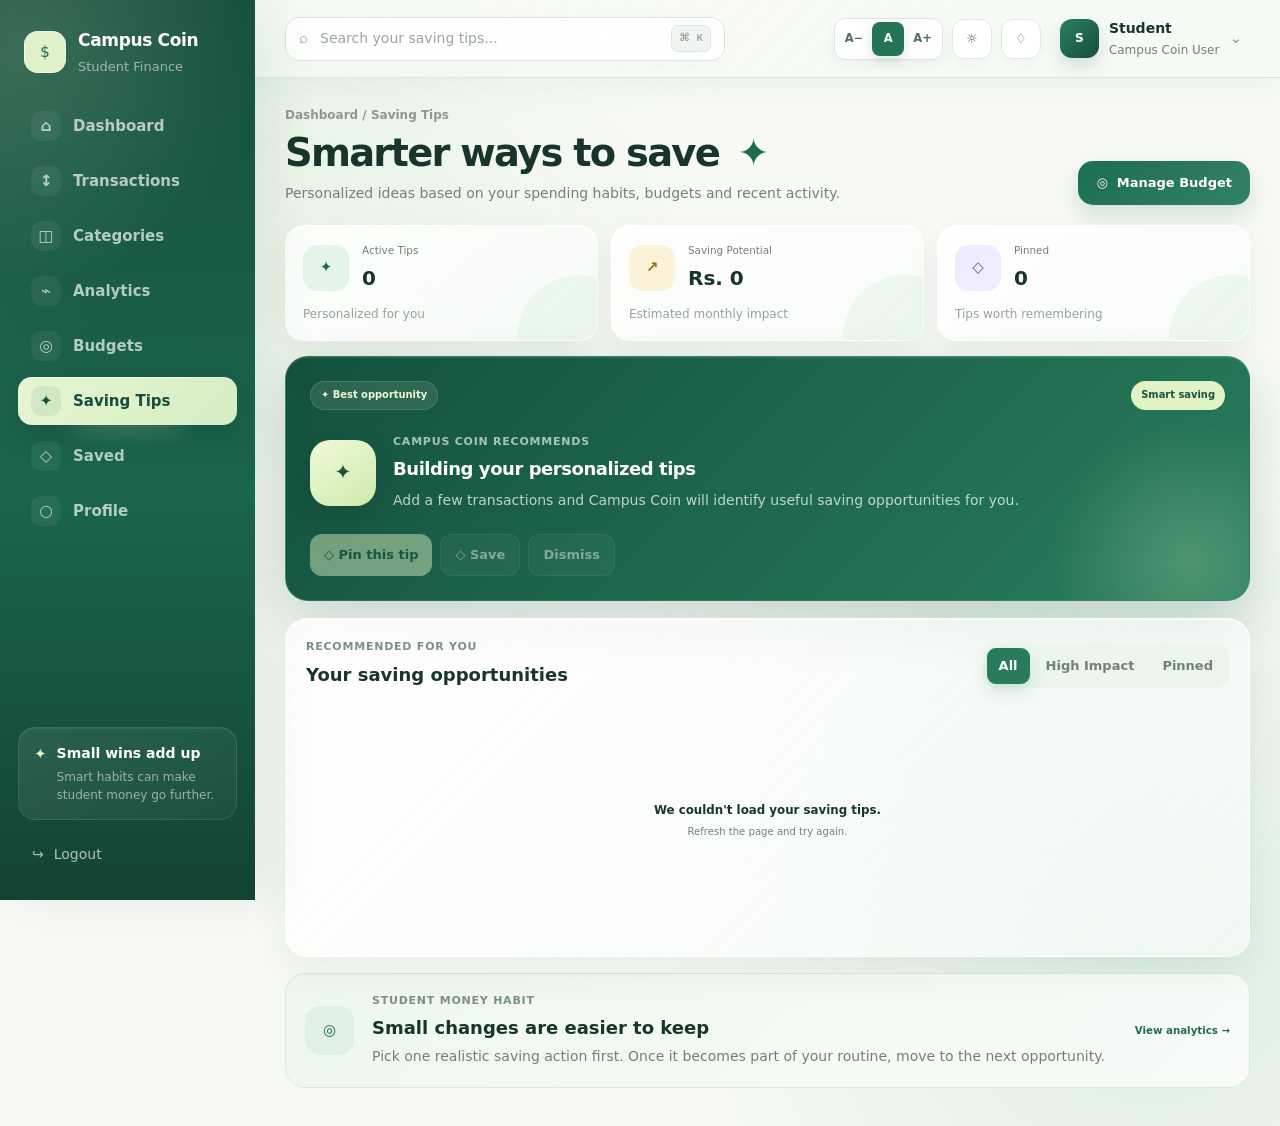
<file: frontend/tips.html>
<!DOCTYPE html>
<html lang="en">
<head>
  <meta charset="UTF-8">
  <meta name="viewport" content="width=device-width, initial-scale=1.0">

  <title>Campus Coin | Saving Tips</title>

  <link rel="stylesheet" href="css/style.css">
  <link rel="stylesheet" href="css/dashboard.css">
  <link rel="stylesheet" href="css/tips.css">
  <link rel="stylesheet" href="css/shared-ui.css">
</head>

<body class="dashboard-body">

<div class="app-shell">

  <aside class="sidebar" id="sidebar">

    <div class="sidebar-brand">
      <div class="brand-mark">$</div>

      <div>
        <strong>Campus Coin</strong>
        <span>Student Finance</span>
      </div>
    </div>

    <nav class="sidebar-nav">

      <a href="dashboard.html" class="nav-item">
        <span class="nav-icon">⌂</span>
        <span>Dashboard</span>
      </a>

      <a href="transactions.html" class="nav-item">
        <span class="nav-icon">↕</span>
        <span>Transactions</span>
      </a>

      <a href="reports.html" class="nav-item">
        <span class="nav-icon">⌁</span>
        <span>Analytics</span>
      </a>

      <a href="budgets.html" class="nav-item">
        <span class="nav-icon">◎</span>
        <span>Budgets</span>
      </a>

      <a href="tips.html" class="nav-item active">
        <span class="nav-icon">✦</span>
        <span>Saving Tips</span>
      </a>

      <a href="bookmarks.html" class="nav-item">
        <span class="nav-icon">◇</span>
        <span>Saved</span>
      </a>

      <a href="profile.html" class="nav-item">
        <span class="nav-icon">○</span>
        <span>Profile</span>
      </a>

    </nav>

    <div class="sidebar-bottom">

      <div class="sidebar-message">
        <span>✦</span>

        <div>
          <strong>Small wins add up</strong>
          <p>Smart habits can make student money go further.</p>
        </div>
      </div>

      <button
        class="sidebar-logout"
        id="logoutButton"
        type="button"
      >
        <span>↪</span>
        Logout
      </button>

    </div>

  </aside>


  <main class="dashboard-main">

    <header class="topbar">

      <div class="topbar-left">

        <button
          class="mobile-menu"
          id="mobileMenuButton"
          type="button"
        >
          ☰
        </button>

        <div class="search-box">
          <span>⌕</span>

          <input
            type="search"
            id="tipSearch"
            placeholder="Search your saving tips..."
          >

          <kbd>⌘ K</kbd>
        </div>

      </div>

      <div class="topbar-actions">

        <button
          class="topbar-icon"
          id="themeToggle"
          type="button"
        >
          ☼
        </button>

        <button
          class="topbar-icon notification-button"
          type="button"
        >
          ♢
          <span class="notification-dot"></span>
        </button>

        <div class="user-menu">

          <div class="user-avatar" id="userAvatar">
            CU
          </div>

          <div class="user-menu-copy">
            <strong id="topbarUserName">
              Student
            </strong>

            <span>Campus Coin User</span>
          </div>

          <span class="user-chevron">⌄</span>

        </div>

      </div>

    </header>


    <div class="dashboard-content tips-content">

      <section class="tips-heading">

        <div>

          <div class="dashboard-breadcrumb">
            Dashboard / Saving Tips
          </div>

          <h1>
            Smarter ways to save
            <span>✦</span>
          </h1>

          <p>
            Personalized ideas based on your spending habits,
            budgets and recent activity.
          </p>

        </div>

        <a
          href="budgets.html"
          class="btn dashboard-add-button"
        >
          <span>◎</span>
          Manage Budget
        </a>

      </section>


      <section class="tips-summary-grid">

        <article class="tip-summary-card">

          <div class="tip-summary-icon">✦</div>

          <div>
            <span>Active Tips</span>
            <strong id="activeTipsCount">0</strong>
          </div>

          <small>Personalized for you</small>

        </article>


        <article class="tip-summary-card">

          <div class="tip-summary-icon saving">↗</div>

          <div>
            <span>Saving Potential</span>
            <strong id="savingPotential">Rs. 0</strong>
          </div>

          <small>Estimated monthly impact</small>

        </article>


        <article class="tip-summary-card">

          <div class="tip-summary-icon pinned">◇</div>

          <div>
            <span>Pinned</span>
            <strong id="pinnedCount">0</strong>
          </div>

          <small>Tips worth remembering</small>

        </article>

      </section>


      <section class="featured-tip" id="featuredTip">

        <div class="featured-tip-glow"></div>

        <div class="featured-tip-header">

          <span class="featured-badge">
            ✦ Best opportunity
          </span>

          <span class="featured-impact" id="featuredImpact">
            Smart saving
          </span>

        </div>

        <div class="featured-tip-content">

          <div class="featured-icon">
            ✦
          </div>

          <div>

            <span class="section-kicker">
              CAMPUS COIN RECOMMENDS
            </span>

            <h2 id="featuredTitle">
              Building your personalized tips
            </h2>

            <p id="featuredText">
              Add a few transactions and Campus Coin will identify
              useful saving opportunities for you.
            </p>

          </div>

        </div>

      <div class="featured-actions">

  <button
    class="featured-pin-button"
    id="featuredPinButton"
    type="button"
    disabled
  >
    ◇ Pin this tip
  </button>


  <button
    class="featured-save-button"
    id="featuredSaveButton"
    type="button"
    disabled
  >
    ◇ Save
  </button>


  <button
    class="featured-dismiss-button"
    id="featuredDismissButton"
    type="button"
    disabled
  >
    Dismiss
  </button>

</div>
      </section>


      <section class="tips-section">

        <div class="tips-section-header">

          <div>
            <span class="section-kicker">
              RECOMMENDED FOR YOU
            </span>

            <h2>Your saving opportunities</h2>
          </div>

          <div class="tips-filter-tabs">

            <button
              class="tips-filter active"
              data-filter="all"
              type="button"
            >
              All
            </button>

            <button
              class="tips-filter"
              data-filter="high"
              type="button"
            >
              High Impact
            </button>

            <button
              class="tips-filter"
              data-filter="pinned"
              type="button"
            >
              Pinned
            </button>

          </div>

        </div>


        <div class="tips-grid" id="tipsGrid">

          <div class="tips-loading">

            <div class="tips-loader"></div>

            <strong>Looking for saving opportunities...</strong>

            <span>
              Campus Coin is checking your spending patterns.
            </span>

          </div>

        </div>

      </section>


      <section class="tip-habit-card">

        <div class="habit-icon">
          ◎
        </div>

        <div>
          <span class="section-kicker">
            STUDENT MONEY HABIT
          </span>

          <h2>Small changes are easier to keep</h2>

          <p>
            Pick one realistic saving action first. Once it becomes
            part of your routine, move to the next opportunity.
          </p>
        </div>

        <a href="reports.html">
          View analytics →
        </a>

      </section>

    </div>

  </main>

</div>


<div class="tip-toast" id="tipToast">
  <span id="tipToastIcon">✓</span>
  <span id="tipToastText">Tip updated</span>
</div>


<script src="js/tips.js"></script>
<script src="js/shared-ui.js"></script>

</body>
</html>
</file>
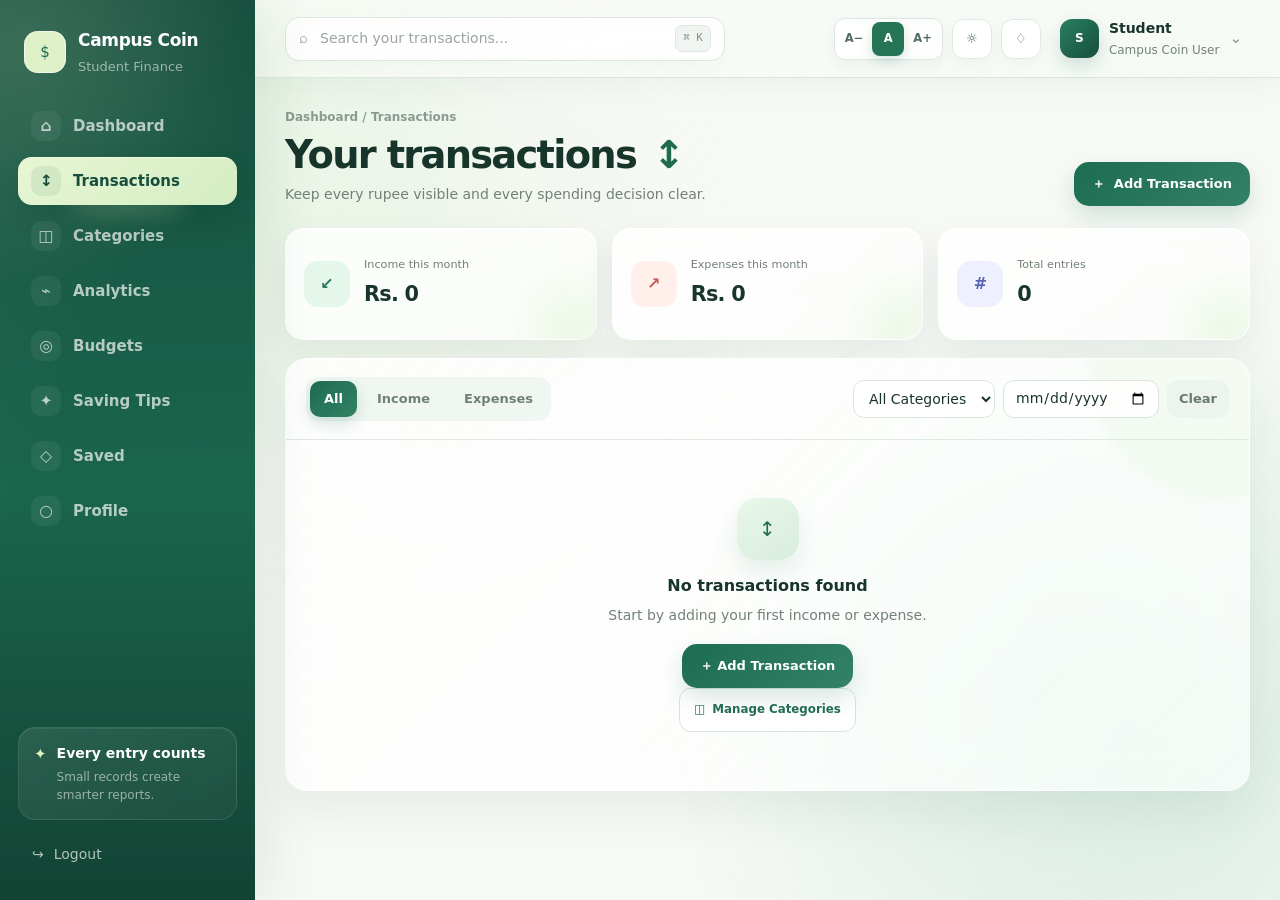
<file: frontend/transactions.html>
<!DOCTYPE html>
<html lang="en">
<head>
  <meta charset="UTF-8">
  <meta name="viewport" content="width=device-width, initial-scale=1.0">

  <title>Campus Coin | Transactions</title>

  <link rel="stylesheet" href="css/style.css">
  <link rel="stylesheet" href="css/dashboard.css">
  <link rel="stylesheet" href="css/transactions.css">
  <link rel="stylesheet" href="css/shared-ui.css">
</head>
<body class="dashboard-body">

<div class="app-shell">

  <aside class="sidebar" id="sidebar">

    <div class="sidebar-brand">
      <div class="brand-mark">$</div>

      <div>
        <strong>Campus Coin</strong>
        <span>Student Finance</span>
      </div>
    </div>

    <nav class="sidebar-nav">

      <a href="dashboard.html" class="nav-item">
        <span class="nav-icon">⌂</span>
        <span>Dashboard</span>
      </a>

      <a href="transactions.html" class="nav-item active">
        <span class="nav-icon">↕</span>
        <span>Transactions</span>
      </a>

      <a href="reports.html" class="nav-item">
        <span class="nav-icon">⌁</span>
        <span>Analytics</span>
      </a>

      <a href="budgets.html" class="nav-item">
        <span class="nav-icon">◎</span>
        <span>Budgets</span>
      </a>

      <a href="tips.html" class="nav-item">
        <span class="nav-icon">✦</span>
        <span>Saving Tips</span>
      </a>

      <a href="bookmarks.html" class="nav-item">
        <span class="nav-icon">◇</span>
        <span>Saved</span>
      </a>

      <a href="profile.html" class="nav-item">
        <span class="nav-icon">○</span>
        <span>Profile</span>
      </a>

    </nav>

    <div class="sidebar-bottom">

      <div class="sidebar-message">
        <span>✦</span>

        <div>
          <strong>Every entry counts</strong>
          <p>Small records create smarter reports.</p>
        </div>
      </div>

      <button class="sidebar-logout" id="logoutButton" type="button">
        <span>↪</span>
        Logout
      </button>

    </div>

  </aside>


  <main class="dashboard-main">

    <header class="topbar">

      <div class="topbar-left">

        <button class="mobile-menu" id="mobileMenuButton" type="button">
          ☰
        </button>

        <div class="search-box">
          <span>⌕</span>

          <input
            id="transactionSearch"
            type="search"
            placeholder="Search your transactions..."
          >

          <kbd>⌘ K</kbd>
        </div>

      </div>

      <div class="topbar-actions">

        <button class="topbar-icon" id="themeToggle" type="button">
          ☼
        </button>

        <button class="topbar-icon notification-button" type="button">
          ♢
          <span class="notification-dot"></span>
        </button>

        <div class="user-menu">

          <div class="user-avatar" id="userAvatar">
            CU
          </div>

          <div class="user-menu-copy">
            <strong id="topbarUserName">Student</strong>
            <span>Campus Coin User</span>
          </div>

          <span class="user-chevron">⌄</span>

        </div>

      </div>

    </header>


    <div class="dashboard-content transactions-content">

      <section class="transactions-heading">

        <div>

          <div class="dashboard-breadcrumb">
            Dashboard / Transactions
          </div>

          <h1>
            Your transactions
            <span>↕</span>
          </h1>

          <p>
            Keep every rupee visible and every spending decision clear.
          </p>

        </div>

        <button
          class="btn dashboard-add-button"
          id="openTransactionModal"
          type="button"
        >
          <span>＋</span>
          Add Transaction
        </button>

      </section>


      <section class="transaction-summary-grid">

        <article class="transaction-summary-card">
          <span class="summary-icon income-summary-icon">↙</span>

          <div>
            <span>Income this month</span>
            <strong id="summaryIncome">Rs. 0</strong>
          </div>
        </article>

        <article class="transaction-summary-card">
          <span class="summary-icon expense-summary-icon">↗</span>

          <div>
            <span>Expenses this month</span>
            <strong id="summaryExpense">Rs. 0</strong>
          </div>
        </article>

        <article class="transaction-summary-card">
          <span class="summary-icon count-summary-icon">#</span>

          <div>
            <span>Total entries</span>
            <strong id="summaryCount">0</strong>
          </div>
        </article>

      </section>


      <section class="transactions-panel">

        <div class="transactions-toolbar">

          <div class="transaction-tabs">

            <button
              class="transaction-tab active"
              data-filter="all"
              type="button"
            >
              All
            </button>

            <button
              class="transaction-tab"
              data-filter="income"
              type="button"
            >
              Income
            </button>

            <button
              class="transaction-tab"
              data-filter="expense"
              type="button"
            >
              Expenses
            </button>

          </div>


          <div class="transaction-filters">

            <select id="categoryFilter">
              <option value="">All Categories</option>
            </select>

            <input
              id="dateFilter"
              type="date"
              aria-label="Filter by date"
            >

            <button
              class="clear-filter-button"
              id="clearFilters"
              type="button"
            >
              Clear
            </button>

          </div>

        </div>


        <div class="transactions-table-wrap">

          <table class="transactions-table">

            <thead>
              <tr>
                <th>Date</th>
                <th>Description</th>
                <th>Category</th>
                <th>Type</th>
                <th>Amount</th>
                <th class="action-heading">Action</th>
              </tr>
            </thead>

            <tbody id="transactionsTableBody">

              <tr class="table-loading-row">
                <td colspan="6">

                  <div class="table-loading">
                    <span class="table-loader"></span>
                    <strong>Loading transactions...</strong>
                  </div>

                </td>
              </tr>

            </tbody>

          </table>

        </div>


        <div class="transactions-empty hidden" id="transactionsEmpty">

          <div class="empty-visual">
            ↕
          </div>

          <h3>No transactions found</h3>

          <p>
            Start by adding your first income or expense.
          </p>

          <button
            class="btn dashboard-add-button"
            id="emptyAddButton"
            type="button"
          >
            ＋ Add Transaction
          </button>

          <a
  href="categories.html"
  class="manage-categories-button"
>
  <span>◫</span>
  Manage Categories
</a>

        </div>

      </section>

    </div>

  </main>

</div>


<div class="modal-backdrop" id="transactionModal">

  <div class="modal transaction-modal">

    <div class="modal-head">

      <div>
        <span class="section-kicker">
          Quick Entry
        </span>

        <h3 id="transactionModalTitle">
          Add Transaction
        </h3>

        <p>
          Keep it simple. Add the important details and save.
        </p>
      </div>

      <button
        class="icon-btn"
        id="closeTransactionModal"
        type="button"
      >
        ✕
      </button>

    </div>


    <form id="transactionForm" class="transaction-form">

      <input
        type="hidden"
        id="transactionId"
      >


      <div
        id="transactionNotice"
        class="notice"
      ></div>


      <div class="transaction-type-toggle">

        <button
          class="type-option active"
          data-type="expense"
          type="button"
        >
          <span>↗</span>
          Expense
        </button>

        <button
          class="type-option"
          data-type="income"
          type="button"
        >
          <span>↙</span>
          Income
        </button>

      </div>


      <input
        type="hidden"
        id="transactionType"
        value="expense"
      >


      <div class="field">

        <label for="transactionDescription">
          Description
        </label>

        <input
          class="input transaction-input"
          id="transactionDescription"
          type="text"
          placeholder="e.g. Campus Cafe lunch"
          required
        >

      </div>


      <div class="transaction-form-grid">

        <div class="field">

          <label for="transactionAmount">
            Amount
          </label>

          <div class="amount-input-wrap">

            <span>Rs.</span>

            <input
              class="input transaction-input amount-input"
              id="transactionAmount"
              type="number"
              min="1"
              step="0.01"
              placeholder="0"
              required
            >

          </div>

        </div>


        <div class="field">

          <label for="transactionDate">
            Date
          </label>

          <input
            class="input transaction-input"
            id="transactionDate"
            type="date"
            required
          >

        </div>

      </div>


      <div class="field">

        <label for="transactionCategory">
          Category
        </label>

        <select
          class="input transaction-input"
          id="transactionCategory"
          required
        >
          <option value="">
            Select category
          </option>
        </select>

      </div>


      <label class="recurring-option">

        <div>

          <span class="recurring-icon">
            ↻
          </span>

          <div>
            <strong>Make this recurring</strong>
            <small>
              Useful for monthly allowances, rent or subscriptions.
            </small>
          </div>

        </div>

        <input
          type="checkbox"
          id="isRecurring"
        >

      </label>


      <button
        class="btn btn-primary transaction-save-button"
        id="saveTransactionButton"
        type="submit"
      >
        <span>Save Transaction</span>
        <span>→</span>
      </button>

    </form>

  </div>

</div>


<div class="modal-backdrop" id="deleteModal">

  <div class="modal delete-modal">

    <div class="delete-icon">
      !
    </div>

    <h3>Delete transaction?</h3>

    <p>
      This entry will be removed from your active transactions.
      A history record will still be kept.
    </p>

    <div class="delete-actions">

      <button
        class="delete-cancel"
        id="cancelDelete"
        type="button"
      >
        Cancel
      </button>

      <button
        class="delete-confirm"
        id="confirmDelete"
        type="button"
      >
        Delete Transaction
      </button>

    </div>

  </div>

</div>


<script src="js/transactions.js"></script>
<script src="js/shared-ui.js"></script>
</body>
</html>
</file>
<file: frontend/css/style.css>
:root {
  --bg: #f6f7f1;
  --surface: #ffffff;
  --surface-2: #eef5ef;
  --surface-3: #e2efe6;
  --text: #18352c;
  --muted: #738078;
  --line: #dce6df;
  --primary: #1f6b52;
  --primary-2: #2e8265;
  --primary-soft: #e8f4ed;
  --accent: #dff1c9;
  --warning: #d9902f;
  --danger: #c95757;
  --success: #2d7c5d;
  --shadow-sm: 0 8px 24px rgba(25, 67, 53, 0.07);
  --shadow-md: 0 18px 48px rgba(25, 67, 53, 0.12);
  --radius-sm: 12px;
  --radius: 18px;
  --radius-lg: 28px;
  --sidebar: 260px;
  --font-scale: 1;
}

* { box-sizing: border-box; }

html {
  font-size: calc(16px * var(--font-scale));
  scroll-behavior: smooth;
}

body {
  margin: 0;
  min-height: 100vh;
  font-family: Inter, "Segoe UI", system-ui, -apple-system, BlinkMacSystemFont, sans-serif;
  color: var(--text);
  background:
    radial-gradient(circle at 10% 10%, rgba(223, 241, 201, .55), transparent 28rem),
    radial-gradient(circle at 90% 90%, rgba(210, 235, 221, .55), transparent 30rem),
    var(--bg);
  -webkit-font-smoothing: antialiased;
}

button, input, select, textarea { font: inherit; }

a {
  color: inherit;
  text-decoration: none;
}

button { border: 0; }

::selection {
  background: var(--primary);
  color: white;
}

.hidden { display: none !important; }

.muted { color: var(--muted); }

.auth-shell {
  min-height: 100vh;
  display: grid;
  grid-template-columns: minmax(420px, 1.05fr) minmax(420px, .95fr);
  padding: 24px;
  gap: 24px;
}

.auth-visual {
  min-height: calc(100vh - 48px);
  border-radius: var(--radius-lg);
  padding: 40px;
  background:
    linear-gradient(145deg, rgba(31, 107, 82, .97), rgba(24, 78, 61, .98)),
    var(--primary);
  color: white;
  position: relative;
  overflow: hidden;
  box-shadow: var(--shadow-md);
  display: flex;
  flex-direction: column;
  justify-content: space-between;
  isolation: isolate;
}

.auth-visual::before,
.auth-visual::after {
  content: "";
  position: absolute;
  border-radius: 50%;
  z-index: -1;
  filter: blur(1px);
}

.auth-visual::before {
  width: 360px;
  height: 360px;
  top: -120px;
  right: -80px;
  background: rgba(223, 241, 201, .15);
}

.auth-visual::after {
  width: 280px;
  height: 280px;
  bottom: -100px;
  left: -60px;
  background: rgba(255, 255, 255, .08);
}

.brand {
  display: inline-flex;
  align-items: center;
  gap: 12px;
  font-weight: 800;
  letter-spacing: -.02em;
  font-size: 1.08rem;
}

.brand-mark {
  width: 42px;
  height: 42px;
  border-radius: 14px;
  display: grid;
  place-items: center;
  background: var(--accent);
  color: var(--primary);
  box-shadow: inset 0 0 0 1px rgba(255,255,255,.45);
}

.auth-copy {
  max-width: 610px;
  animation: fade-up .65s ease both;
}

.auth-copy h1 {
  font-size: clamp(2.5rem, 5vw, 4.9rem);
  line-height: .98;
  letter-spacing: -.055em;
  margin: 0 0 24px;
}

.auth-copy h1 span {
  color: var(--accent);
}

.auth-copy p {
  margin: 0;
  max-width: 540px;
  color: rgba(255,255,255,.76);
  font-size: 1.06rem;
  line-height: 1.75;
}

.mini-stats {
  display: grid;
  grid-template-columns: repeat(3, 1fr);
  gap: 12px;
  margin-top: 34px;
}

.mini-stat {
  padding: 16px;
  border: 1px solid rgba(255,255,255,.13);
  background: rgba(255,255,255,.07);
  border-radius: 18px;
  backdrop-filter: blur(12px);
}

.mini-stat strong {
  display: block;
  font-size: 1.05rem;
  margin-bottom: 6px;
}

.mini-stat span {
  font-size: .82rem;
  color: rgba(255,255,255,.65);
}

.auth-foot {
  display: flex;
  justify-content: space-between;
  gap: 16px;
  color: rgba(255,255,255,.62);
  font-size: .82rem;
}

.auth-panel {
  min-height: calc(100vh - 48px);
  display: grid;
  place-items: center;
  padding: 32px;
}

.auth-card {
  width: min(100%, 490px);
  animation: fade-up .55s .08s ease both;
}

.eyebrow {
  display: inline-flex;
  align-items: center;
  gap: 8px;
  color: var(--primary);
  background: var(--primary-soft);
  border: 1px solid #d6e8dc;
  border-radius: 999px;
  padding: 8px 12px;
  font-size: .78rem;
  font-weight: 750;
  letter-spacing: .02em;
  margin-bottom: 18px;
}

.auth-card h2 {
  font-size: clamp(2rem, 4vw, 2.75rem);
  letter-spacing: -.045em;
  margin: 0 0 10px;
}

.auth-card > p {
  margin: 0 0 30px;
  color: var(--muted);
  line-height: 1.7;
}

.form-grid {
  display: grid;
  gap: 18px;
}

.field label {
  display: block;
  font-size: .86rem;
  font-weight: 750;
  margin-bottom: 8px;
}

.input-wrap {
  position: relative;
}

.input {
  width: 100%;
  min-height: 52px;
  border: 1px solid var(--line);
  background: rgba(255,255,255,.86);
  color: var(--text);
  border-radius: 15px;
  padding: 0 46px 0 15px;
  outline: none;
  transition: border-color .2s ease, box-shadow .2s ease, transform .2s ease;
}

.input:hover { border-color: #bfd2c6; }

.input:focus {
  border-color: var(--primary-2);
  box-shadow: 0 0 0 4px rgba(46, 130, 101, .12);
  background: white;
}

.input-icon,
.input-action {
  position: absolute;
  right: 14px;
  top: 50%;
  transform: translateY(-50%);
  color: #83948b;
  display: grid;
  place-items: center;
}

.input-action {
  cursor: pointer;
  width: 30px;
  height: 30px;
  border-radius: 9px;
  background: transparent;
  transition: background .2s ease, color .2s ease;
}

.input-action:hover {
  background: var(--primary-soft);
  color: var(--primary);
}

.form-row {
  display: flex;
  align-items: center;
  justify-content: space-between;
  gap: 14px;
  font-size: .85rem;
}

.check {
  display: inline-flex;
  align-items: center;
  gap: 8px;
  color: var(--muted);
}

.check input {
  accent-color: var(--primary);
}

.text-link {
  color: var(--primary);
  font-weight: 750;
  cursor: pointer;
}

.text-link:hover { text-decoration: underline; }

.btn {
  min-height: 52px;
  border-radius: 15px;
  padding: 0 18px;
  display: inline-flex;
  align-items: center;
  justify-content: center;
  gap: 9px;
  cursor: pointer;
  font-weight: 800;
  transition: transform .2s ease, box-shadow .2s ease, background .2s ease;
}

.btn:active { transform: translateY(1px); }

.btn-primary {
  color: white;
  background: linear-gradient(135deg, var(--primary), var(--primary-2));
  box-shadow: 0 10px 24px rgba(31,107,82,.22);
}

.btn-primary:hover {
  transform: translateY(-2px);
  box-shadow: 0 14px 30px rgba(31,107,82,.28);
}

.btn[disabled] {
  opacity: .62;
  cursor: not-allowed;
  transform: none;
}

.auth-switch {
  text-align: center;
  color: var(--muted);
  margin-top: 22px;
  font-size: .9rem;
}

.notice {
  display: none;
  padding: 12px 14px;
  border-radius: 13px;
  font-size: .86rem;
  line-height: 1.5;
}

.notice.show { display: block; }

.notice.error {
  color: #8f3838;
  background: #fff0f0;
  border: 1px solid #f3caca;
}

.notice.success {
  color: #216149;
  background: #edf8f1;
  border: 1px solid #c9e7d5;
}

.modal-backdrop {
  position: fixed;
  inset: 0;
  display: grid;
  place-items: center;
  background: rgba(12, 35, 28, .44);
  backdrop-filter: blur(6px);
  padding: 20px;
  z-index: 40;
  opacity: 0;
  pointer-events: none;
  transition: opacity .22s ease;
}

.modal-backdrop.open {
  opacity: 1;
  pointer-events: auto;
}

.modal {
  width: min(100%, 470px);
  background: white;
  border-radius: 22px;
  padding: 24px;
  box-shadow: 0 28px 80px rgba(15, 47, 37, .24);
  transform: translateY(16px) scale(.98);
  transition: transform .22s ease;
}

.modal-backdrop.open .modal {
  transform: translateY(0) scale(1);
}

.modal-head {
  display: flex;
  justify-content: space-between;
  gap: 16px;
  align-items: start;
  margin-bottom: 18px;
}

.modal-head h3 {
  margin: 0 0 5px;
  font-size: 1.2rem;
}

.modal-head p {
  margin: 0;
  color: var(--muted);
  font-size: .88rem;
  line-height: 1.5;
}

.icon-btn {
  width: 38px;
  height: 38px;
  border-radius: 12px;
  background: var(--surface-2);
  color: var(--text);
  cursor: pointer;
}

.reset-link-box {
  margin-top: 12px;
  padding: 12px;
  background: var(--surface-2);
  border: 1px solid var(--line);
  border-radius: 12px;
  overflow-wrap: anywhere;
  font-size: .78rem;
}

.spinner {
  width: 18px;
  height: 18px;
  border: 2px solid rgba(255,255,255,.35);
  border-top-color: white;
  border-radius: 50%;
  animation: spin .7s linear infinite;
}

@keyframes spin { to { transform: rotate(360deg); } }

@keyframes fade-up {
  from { opacity: 0; transform: translateY(18px); }
  to { opacity: 1; transform: translateY(0); }
}

@media (max-width: 920px) {
  .auth-shell {
    grid-template-columns: 1fr;
    padding: 14px;
  }

  .auth-visual {
    min-height: 370px;
    padding: 28px;
  }

  .auth-copy h1 {
    font-size: clamp(2.25rem, 9vw, 4rem);
  }

  .auth-foot { display: none; }

  .auth-panel {
    min-height: auto;
    padding: 28px 14px 44px;
  }
}

@media (max-width: 560px) {
  .auth-visual { min-height: 330px; }

  .mini-stats {
    grid-template-columns: 1fr;
  }

  .mini-stat:nth-child(2),
  .mini-stat:nth-child(3) {
    display: none;
  }

  .form-row {
    align-items: flex-start;
    flex-direction: column;
  }

  .auth-panel { padding-inline: 8px; }
}

@media (prefers-reduced-motion: reduce) {
  *, *::before, *::after {
    animation-duration: .01ms !important;
    animation-iteration-count: 1 !important;
    transition-duration: .01ms !important;
    scroll-behavior: auto !important;
  }
}
/* =========================
   PREMIUM LOGIN UPGRADE
========================= */

.auth-visual {
  background:
    radial-gradient(circle at 85% 18%, rgba(205, 239, 178, .22), transparent 24%),
    radial-gradient(circle at 10% 90%, rgba(255, 255, 255, .10), transparent 28%),
    linear-gradient(145deg, #155b45, #1f7358 55%, #164f3e);
}

.auth-visual::before {
  width: 420px;
  height: 420px;
  background: rgba(214, 242, 195, .10);
  top: -170px;
  right: -110px;
}

.brand {
  position: relative;
  z-index: 5;
}

.brand > div:last-child {
  display: flex;
  flex-direction: column;
}

.brand small {
  margin-top: 3px;
  font-size: .68rem;
  font-weight: 500;
  color: rgba(255,255,255,.62);
}

.hero-tag {
  width: fit-content;
  margin-bottom: 20px;
  padding: 9px 14px;
  border-radius: 999px;
  background: rgba(236, 249, 224, .94);
  color: #185640;
  font-size: .78rem;
  font-weight: 800;
  box-shadow: 0 8px 22px rgba(4, 32, 24, .12);
}

.auth-copy h1 {
  font-size: clamp(2.8rem, 4.8vw, 5.1rem);
  max-width: 700px;
}

.auth-copy h1 span {
  color: #dff3bd;
  position: relative;
}

.auth-copy p {
  max-width: 620px;
  font-size: 1.08rem;
}

.mini-stat {
  position: relative;
  overflow: hidden;
  padding: 19px;
  background: rgba(255,255,255,.08);
  border: 1px solid rgba(255,255,255,.13);
  transition:
    transform .25s ease,
    background .25s ease,
    border-color .25s ease;
}

.mini-stat:hover {
  transform: translateY(-6px);
  background: rgba(255,255,255,.13);
  border-color: rgba(223,243,189,.30);
}

.feature-icon {
  width: 38px;
  height: 38px;
  margin-bottom: 14px;
  display: grid;
  place-items: center;
  border-radius: 12px;
  color: #164f3e;
  background: #dff3bd;
  font-weight: 900;
  box-shadow: 0 6px 18px rgba(0,0,0,.12);
}

.floating-card {
  position: absolute;
  z-index: 4;
  padding: 15px 18px;
  border: 1px solid rgba(255,255,255,.20);
  background: rgba(255,255,255,.14);
  backdrop-filter: blur(16px);
  border-radius: 17px;
  box-shadow: 0 18px 45px rgba(6,40,29,.18);
  animation: cardFloat 5s ease-in-out infinite;
}

.balance-preview {
  top: 118px;
  right: 26px;
  min-width: 180px;
}

.balance-preview span,
.balance-preview small {
  display: block;
  color: rgba(255,255,255,.68);
  font-size: .72rem;
}

.balance-preview strong {
  display: block;
  margin: 5px 0;
  font-size: 1.25rem;
  color: white;
}

.balance-preview small {
  color: #dff3bd;
}

.floating-coin {
  position: absolute;
  z-index: 3;
  display: grid;
  place-items: center;
  border-radius: 50%;
  background: linear-gradient(145deg, #eff8d7, #cce9a9);
  color: #175a44;
  font-weight: 900;
  box-shadow: 0 14px 30px rgba(7,42,31,.22);
  animation: coinFloat 4s ease-in-out infinite;
}

.coin-one {
  width: 44px;
  height: 44px;
  right: 215px;
  top: 105px;
}

.coin-two {
  width: 34px;
  height: 34px;
  right: 46px;
  top: 285px;
  animation-delay: .8s;
}

.auth-panel {
  position: relative;
}

.auth-panel::before {
  content: "";
  position: absolute;
  width: 350px;
  height: 350px;
  border-radius: 50%;
  background: rgba(210, 236, 218, .35);
  filter: blur(70px);
  right: 3%;
  bottom: 3%;
  z-index: -1;
}

.auth-card {
  padding: 8px;
}

.input {
  box-shadow: 0 6px 18px rgba(23,75,57,.03);
}

.input:focus {
  transform: translateY(-1px);
}

.btn-primary {
  position: relative;
  overflow: hidden;
}

.btn-primary::after {
  content: "";
  position: absolute;
  inset: 0;
  background: linear-gradient(
    110deg,
    transparent 20%,
    rgba(255,255,255,.17),
    transparent 80%
  );
  transform: translateX(-120%);
  transition: transform .6s ease;
}

.btn-primary:hover::after {
  transform: translateX(120%);
}

@keyframes cardFloat {
  0%, 100% {
    transform: translateY(0) rotate(-1deg);
  }

  50% {
    transform: translateY(-9px) rotate(1deg);
  }
}

@keyframes coinFloat {
  0%, 100% {
    transform: translateY(0) rotate(0);
  }

  50% {
    transform: translateY(-12px) rotate(8deg);
  }
}

@media (max-width: 1200px) {
  .balance-preview {
    display: none;
  }

  .coin-one,
  .coin-two {
    opacity: .55;
  }
}

@media (max-width: 920px) {
  .floating-card,
  .floating-coin {
    display: none;
  }
}
/* ==================================
   REGISTER PAGE
================================== */

.register-panel {
  padding-top: 24px;
  padding-bottom: 24px;
}

.register-card {
  width: min(100%, 540px);
}

.register-card h2 {
  margin-bottom: 8px;
}

.register-two-column {
  display: grid;
  grid-template-columns: 1fr 1fr;
  gap: 14px;
}

.select-input {
  appearance: none;
  cursor: pointer;
  padding-right: 16px;
}

.register-input {
  padding-right: 15px;
}

.register-preview {
  top: 130px;
  right: 30px;
  min-width: 205px;
}

.preview-progress {
  width: 100%;
  height: 6px;
  margin: 10px 0;
  overflow: hidden;
  background: rgba(255,255,255,.16);
  border-radius: 999px;
}

.preview-progress div {
  width: 68%;
  height: 100%;
  border-radius: inherit;
  background: #dff3bd;
  animation: progressReveal 1.2s ease both;
}

.journey {
  margin-top: 34px;
  max-width: 520px;
}

.journey-step {
  display: flex;
  align-items: center;
  gap: 14px;
}

.journey-number {
  flex: 0 0 auto;
  width: 42px;
  height: 42px;

  display: grid;
  place-items: center;

  border-radius: 14px;

  color: #164f3e;
  background: #dff3bd;

  font-size: .72rem;
  font-weight: 900;

  box-shadow:
    0 9px 22px rgba(5,40,29,.14);
}

.journey-step strong {
  display: block;
  margin-bottom: 3px;
  color: white;
}

.journey-step span {
  font-size: .82rem;
  color: rgba(255,255,255,.64);
}

.journey-line {
  width: 1px;
  height: 25px;
  margin: 6px 0 6px 21px;
  background:
    linear-gradient(
      to bottom,
      rgba(223,243,189,.65),
      rgba(223,243,189,.08)
    );
}

.password-strength {
  margin-top: 9px;
}

.strength-track {
  height: 5px;
  overflow: hidden;
  background: #e5ebe7;
  border-radius: 999px;
}

.strength-track span {
  display: block;
  width: 0;
  height: 100%;
  border-radius: inherit;

  background: var(--primary);

  transition:
    width .25s ease,
    background .25s ease;
}

.password-strength small {
  display: block;
  margin-top: 6px;

  color: var(--muted);
  font-size: .73rem;
}

.register-note {
  display: flex;
  gap: 10px;
  align-items: flex-start;

  padding: 12px 14px;

  border-radius: 14px;
  border: 1px solid #d8e9de;

  background: #eff7f1;
}

.register-note span {
  color: var(--success);
  font-weight: 900;
}

.register-note p {
  margin: 0;

  color: #61756b;

  font-size: .76rem;
  line-height: 1.55;
}

@keyframes progressReveal {

  from {
    width: 0;
  }

  to {
    width: 68%;
  }

}

@media (max-width: 560px) {

  .register-two-column {
    grid-template-columns: 1fr;
  }

  .journey {
    display: none;
  }

}
</file>
<file: frontend/css/sitemap.css>
/* =========================================================
   CAMPUS COIN — HOME PAGE SITEMAP
========================================================= */


/* =========================================================
   LOGIN PAGE SITEMAP LINKS
========================================================= */

.auth-sitemap-link {
  color: #dff3bd;
  font-weight: 750;
  text-decoration: none;
  transition:
    color .2s ease,
    transform .2s ease;
}


.auth-sitemap-link:hover {
  color: white;
  transform: translateY(-1px);
}


.sitemap-jump {
  width: 100%;
  min-height: 44px;

  display: flex;
  align-items: center;
  justify-content: center;
  gap: 8px;

  margin-top: 16px;

  border: 1px solid #d8e7dd;
  border-radius: 13px;

  color: #236d52;
  background: #f3f8f4;

  font-size: .82rem;
  font-weight: 800;

  text-decoration: none;

  transition:
    transform .2s ease,
    border-color .2s ease,
    background .2s ease;
}


.sitemap-jump:hover {
  transform: translateY(-2px);
  border-color: #afd0bd;
  background: #edf6ef;
}


.admin-login-shortcut {
  min-height: 62px;

  display: grid;
  grid-template-columns:
    auto
    minmax(0, 1fr)
    auto;

  align-items: center;
  gap: 12px;

  margin-top: 12px;
  padding: 12px 14px;

  border: 1px solid #e0e8e2;
  border-radius: 15px;

  color: var(--text);
  background:
    linear-gradient(
      135deg,
      rgba(255,255,255,.9),
      rgba(240,247,242,.92)
    );

  text-decoration: none;

  transition:
    transform .2s ease,
    box-shadow .2s ease,
    border-color .2s ease;
}


.admin-login-shortcut:hover {
  transform: translateY(-2px);

  border-color: #bfd5c6;

  box-shadow:
    0 10px 25px
    rgba(31,107,82,.08);
}


.admin-login-shortcut > span:first-child {
  width: 38px;
  height: 38px;

  display: grid;
  place-items: center;

  border-radius: 12px;

  color: #256f53;
  background: #e5f3e8;

  font-weight: 900;
}


.admin-login-shortcut div {
  min-width: 0;
}


.admin-login-shortcut strong {
  display: block;

  font-size: .8rem;
}


.admin-login-shortcut small {
  display: block;

  margin-top: 3px;

  color: var(--muted);

  font-size: .7rem;
}



/* =========================================================
   MAIN SITEMAP SECTION
========================================================= */

.site-map-section {
  position: relative;

  padding:
    85px
    24px;

  overflow: hidden;

  background:

    radial-gradient(
      circle at 5% 20%,
      rgba(220,241,205,.55),
      transparent 24rem
    ),

    radial-gradient(
      circle at 95% 80%,
      rgba(207,235,219,.55),
      transparent 28rem
    ),

    #f5f8f4;
}


.site-map-section::before {
  content: "";

  position: absolute;

  width: 450px;
  height: 450px;

  top: -230px;
  right: -180px;

  border-radius: 50%;

  background:
    rgba(31,107,82,.055);

  pointer-events: none;
}


.site-map-shell {
  position: relative;

  width:
    min(
      1180px,
      100%
    );

  margin:
    0 auto;
}


/* =========================================================
   HEADING
========================================================= */

.site-map-heading {
  max-width: 720px;

  margin:
    0 auto
    44px;

  text-align: center;
}


.site-map-kicker {
  display: inline-flex;

  padding:
    8px
    12px;

  border:
    1px solid
    #d4e7da;

  border-radius:
    999px;

  color:
    #276f55;

  background:
    #ebf5ed;

  font-size:
    .7rem;

  font-weight:
    850;

  letter-spacing:
    .1em;
}


.site-map-heading h2 {
  margin:
    14px 0 10px;

  color:
    var(--text);

  font-size:
    clamp(
      2rem,
      4vw,
      3.1rem
    );

  line-height:
    1.05;

  letter-spacing:
    -.045em;
}


.site-map-heading p {
  margin: 0;

  color:
    var(--muted);

  font-size:
    .95rem;

  line-height:
    1.7;
}


/* =========================================================
   FLOW CARDS
========================================================= */

.site-map-flow {
  margin-top:
    18px;

  padding:
    25px;

  border:
    1px solid
    rgba(255,255,255,.9);

  border-radius:
    24px;

  background:
    rgba(255,255,255,.78);

  box-shadow:
    0 18px 45px
    rgba(25,67,53,.07);

  backdrop-filter:
    blur(16px);

  -webkit-backdrop-filter:
    blur(16px);
}


.site-map-flow-title {
  display: flex;

  align-items: center;

  gap:
    12px;

  margin-bottom:
    22px;
}


.site-map-flow-icon {
  width:
    43px;

  height:
    43px;

  flex:
    0 0 auto;

  display:
    grid;

  place-items:
    center;

  border-radius:
    13px;

  color:
    #205f48;

  background:
    #dff1c9;

  font-size:
    .72rem;

  font-weight:
    900;
}


.site-map-flow-title strong {
  display: block;

  color:
    var(--text);

  font-size:
    1rem;
}


.site-map-flow-title small {
  display: block;

  margin-top:
    3px;

  color:
    var(--muted);

  font-size:
    .75rem;
}



/* =========================================================
   AUTH ROUTE
========================================================= */

.site-map-route {
  display: flex;

  align-items: center;

  justify-content: center;

  gap:
    13px;

  flex-wrap: wrap;
}


.site-map-node {
  min-width:
    215px;

  min-height:
    76px;

  display:
    grid;

  grid-template-columns:
    auto
    minmax(0,1fr);

  align-items:
    center;

  gap:
    11px;

  padding:
    13px;

  border:
    1px solid
    #dde9e1;

  border-radius:
    16px;

  color:
    var(--text);

  background:
    rgba(249,252,250,.94);

  text-decoration:
    none;

  transition:
    transform .2s ease,
    box-shadow .2s ease,
    border-color .2s ease;
}


a.site-map-node:hover {
  transform:
    translateY(-3px);

  border-color:
    #b7d6c2;

  box-shadow:
    0 13px 28px
    rgba(28,92,68,.09);
}


.site-map-node.primary {
  color:
    white;

  border-color:
    transparent;

  background:
    linear-gradient(
      135deg,
      #1f6b52,
      #338164
    );
}


.site-map-node-icon {
  width:
    40px;

  height:
    40px;

  display:
    grid;

  place-items:
    center;

  border-radius:
    12px;

  color:
    #246b51;

  background:
    #e3f2e5;

  font-weight:
    900;
}


.site-map-node.primary
.site-map-node-icon {
  color:
    #18513e;

  background:
    #dff1c9;
}


.site-map-node strong {
  display:
    block;

  font-size:
    .82rem;
}


.site-map-node small {
  display:
    block;

  margin-top:
    4px;

  color:
    var(--muted);

  font-size:
    .69rem;
}


.site-map-node.primary small {
  color:
    rgba(255,255,255,.68);
}


.site-map-arrow {
  color:
    #6c9c83;

  font-weight:
    900;
}



/* =========================================================
   STUDENT MAP
========================================================= */

.student-map {
  display:
    grid;

  justify-items:
    center;
}


.student-map-main {
  width:
    min(
      430px,
      100%
    );

  min-height:
    82px;

  display:
    grid;

  grid-template-columns:
    auto
    minmax(0,1fr);

  align-items:
    center;

  gap:
    13px;

  padding:
    15px;

  border-radius:
    18px;

  color:
    white;

  background:
    linear-gradient(
      135deg,
      #175a44,
      #2d7c5d
    );

  box-shadow:
    0 14px 30px
    rgba(31,107,82,.16);

  text-decoration:
    none;

  transition:
    transform .2s ease;
}


.student-map-main:hover {
  transform:
    translateY(-3px);
}


.student-map-main-icon {
  width:
    45px;

  height:
    45px;

  display:
    grid;

  place-items:
    center;

  border-radius:
    13px;

  color:
    #18513e;

  background:
    #dff1c9;

  font-weight:
    900;
}


.student-map-main strong {
  display:
    block;

  font-size:
    .88rem;
}


.student-map-main small {
  display:
    block;

  margin-top:
    4px;

  color:
    rgba(255,255,255,.7);

  font-size:
    .7rem;
}


.student-map-line {
  width:
    2px;

  height:
    28px;

  background:
    linear-gradient(
      to bottom,
      #74ab8c,
      #d8e8dd
    );
}


.student-map-grid {
  width:
    100%;

  display:
    grid;

  grid-template-columns:
    repeat(
      4,
      minmax(0,1fr)
    );

  gap:
    12px;
}


.student-map-card {
  min-height:
    125px;

  display:
    flex;

  flex-direction:
    column;

  align-items:
    center;

  justify-content:
    center;

  gap:
    7px;

  padding:
    16px;

  border:
    1px solid
    #dce8e0;

  border-radius:
    17px;

  color:
    var(--text);

  background:
    rgba(250,252,250,.95);

  text-align:
    center;

  text-decoration:
    none;

  transition:
    transform .2s ease,
    box-shadow .2s ease,
    border-color .2s ease;
}


.student-map-card:hover {
  transform:
    translateY(-4px);

  border-color:
    #b7d5c1;

  box-shadow:
    0 14px 28px
    rgba(27,86,65,.08);
}


.student-map-card > span {
  width:
    38px;

  height:
    38px;

  display:
    grid;

  place-items:
    center;

  border-radius:
    11px;

  color:
    #267254;

  background:
    #e5f3e8;

  font-weight:
    900;
}


.student-map-card strong {
  font-size:
    .78rem;
}


.student-map-card small {
  color:
    var(--muted);

  font-size:
    .67rem;

  line-height:
    1.35;
}



/* =========================================================
   ADMIN MAP
========================================================= */

.admin-map {
  display:
    flex;

  align-items:
    center;

  justify-content:
    center;

  gap:
    16px;

  margin-bottom:
    18px;

  flex-wrap:
    wrap;
}


.admin-map-main {
  min-width:
    250px;

  min-height:
    78px;

  display:
    grid;

  grid-template-columns:
    auto
    minmax(0,1fr);

  align-items:
    center;

  gap:
    12px;

  padding:
    14px;

  border:
    1px solid
    #dce8e0;

  border-radius:
    17px;

  color:
    var(--text);

  background:
    #fafcfa;

  text-decoration:
    none;

  transition:
    transform .2s ease,
    box-shadow .2s ease;
}


.admin-map-main:hover {
  transform:
    translateY(-3px);

  box-shadow:
    0 13px 28px
    rgba(28,83,64,.08);
}


.admin-map-main > span {
  width:
    42px;

  height:
    42px;

  display:
    grid;

  place-items:
    center;

  border-radius:
    12px;

  color:
    #286f55;

  background:
    #e4f2e7;

  font-weight:
    900;
}


.admin-map-main.dashboard {
  color:
    white;

  border-color:
    transparent;

  background:
    linear-gradient(
      135deg,
      #183f33,
      #28634e
    );
}


.admin-map-main.dashboard
> span {
  color:
    #173f31;

  background:
    #dff1c9;
}


.admin-map-main strong {
  display:
    block;

  font-size:
    .82rem;
}


.admin-map-main small {
  display:
    block;

  margin-top:
    4px;

  color:
    var(--muted);

  font-size:
    .69rem;
}


.admin-map-main.dashboard
small {
  color:
    rgba(255,255,255,.68);
}


.admin-map-arrow {
  color:
    #6f9e86;

  font-weight:
    900;
}


.admin-map-grid {
  display:
    grid;

  grid-template-columns:
    repeat(
      4,
      minmax(0,1fr)
    );

  gap:
    12px;
}


.admin-map-card {
  min-height:
    95px;

  display:
    grid;

  grid-template-columns:
    auto
    minmax(0,1fr);

  align-items:
    center;

  gap:
    11px;

  padding:
    13px;

  border:
    1px solid
    #dce8e0;

  border-radius:
    16px;

  background:
    #fafcfa;
}


.admin-map-card > span {
  width:
    38px;

  height:
    38px;

  display:
    grid;

  place-items:
    center;

  border-radius:
    11px;

  color:
    #286f55;

  background:
    #e5f3e8;

  font-weight:
    900;
}


.admin-map-card strong {
  display:
    block;

  color:
    var(--text);

  font-size:
    .77rem;
}


.admin-map-card small {
  display:
    block;

  margin-top:
    4px;

  color:
    var(--muted);

  font-size:
    .66rem;

  line-height:
    1.4;
}



/* =========================================================
   SITEMAP FOOTER
========================================================= */

.site-map-footer {
  display:
    flex;

  align-items:
    center;

  justify-content:
    space-between;

  gap:
    20px;

  margin-top:
    26px;

  padding-top:
    20px;

  border-top:
    1px solid
    #dce7df;

  color:
    var(--muted);

  font-size:
    .76rem;
}


.site-map-footer a {
  color:
    #256e52;

  font-weight:
    800;
}



/* =========================================================
   RESPONSIVE
========================================================= */

@media (max-width: 1000px) {

  .student-map-grid,
  .admin-map-grid {
    grid-template-columns:
      repeat(
        2,
        minmax(0,1fr)
      );
  }

}


@media (max-width: 700px) {

  .site-map-section {
    padding:
      60px
      15px;
  }


  .site-map-flow {
    padding:
      18px;
  }


  .site-map-route {
    flex-direction:
      column;
  }


  .site-map-arrow {
    transform:
      rotate(90deg);
  }


  .site-map-node {
    width:
      100%;
  }


  .admin-map {
    flex-direction:
      column;
  }


  .admin-map-main {
    width:
      100%;
  }


  .admin-map-arrow {
    transform:
      rotate(90deg);
  }


  .site-map-footer {
    align-items:
      flex-start;

    flex-direction:
      column;
  }

}


@media (max-width: 520px) {

  .student-map-grid,
  .admin-map-grid {
    grid-template-columns:
      1fr;
  }


  .site-map-heading h2 {
    font-size:
      2rem;
  }


  .auth-sitemap-link {
    display:
      none;
  }

}


@media (
  prefers-reduced-motion:
  reduce
) 
{

  .sitemap-jump,
  .admin-login-shortcut,
  .site-map-node,
  .student-map-main,
  .student-map-card,
  .admin-map-main {
    transition:
      none !important;
  }

}

/* =========================================================
   CLICKABLE SITEMAP CARDS
========================================================= */

.site-map-action {
  font: inherit;
  text-align: left;
  cursor: pointer;
}


.admin-map-card {
  color: var(--text);
  text-decoration: none;
  cursor: pointer;

  transition:
    transform .2s ease,
    box-shadow .2s ease,
    border-color .2s ease,
    background .2s ease;
}


.admin-map-card:hover {
  transform: translateY(-3px);

  border-color: #b8d5c2;

  background: #f4f9f5;

  box-shadow:
    0 13px 28px
    rgba(28,83,64,.09);
}


.admin-map-card:focus-visible,
.site-map-action:focus-visible {
  outline: 2px solid #2d7b5d;
  outline-offset: 3px;
}
</file>
<file: frontend/css/admin.css>
/* =========================================================
   CAMPUS COIN — ADMIN PANEL
========================================================= */

* {
  box-sizing: border-box;
}

html {
  font-size: 16px;
}

body {
  margin: 0;

  font-family:
    Inter,
    ui-sans-serif,
    system-ui,
    -apple-system,
    BlinkMacSystemFont,
    "Segoe UI",
    sans-serif;

  color: #183c2e;

  background:
    #f4f8f4;
}

button,
input,
select,
textarea {
  font: inherit;
}

button {
  border: 0;
}


/* =========================================================
   LOGIN
========================================================= */

.admin-login-page {
  min-height: 100vh;

  padding: 32px;

  display: grid;
  place-items: center;

  background:
    radial-gradient(
      circle at 18% 18%,
      rgba(195,231,201,.6),
      transparent 31%
    ),
    radial-gradient(
      circle at 84% 80%,
      rgba(211,238,216,.66),
      transparent 34%
    ),
    #f5f8f4;
}


.admin-login-shell {
  width: min(1100px,100%);

  display: grid;

  grid-template-columns:
    minmax(0,1.1fr)
    minmax(360px,.75fr);

  overflow: hidden;

  border:
    1px solid rgba(255,255,255,.84);

  border-radius: 30px;

  background:
    rgba(255,255,255,.82);

  box-shadow:
    0 35px 100px
    rgba(23,72,54,.15);

  backdrop-filter: blur(22px);
}


.admin-login-brand {
  min-height: 620px;

  display: flex;
  flex-direction: column;
  justify-content: center;

  padding: 64px;

  color: white;

  background:
    linear-gradient(
      145deg,
      #0e4a37,
      #27795b
    );
}


.admin-login-logo {
  width: 62px;
  height: 62px;

  display: grid;
  place-items: center;

  margin-bottom: 28px;

  border-radius: 19px;

  color: #18533e;

  background: #ddf3bd;

  font-size: 1.25rem;
  font-weight: 900;
}


.admin-login-kicker,
.admin-section-kicker {
  font-size: 11px;

  font-weight: 850;

  letter-spacing: .09em;
}


.admin-login-kicker {
  color:
    rgba(255,255,255,.62);
}


.admin-login-brand h1 {
  max-width: 560px;

  margin:
    10px 0 17px;

  font-size:
    clamp(2.5rem,5vw,4.2rem);

  line-height: 1;

  letter-spacing: -.055em;
}


.admin-login-brand h1 span {
  color: #dff3bb;
}


.admin-login-brand > p {
  max-width: 540px;

  margin: 0;

  color:
    rgba(255,255,255,.73);

  font-size: 15px;

  line-height: 1.7;
}


.admin-login-features {
  display: grid;

  gap: 13px;

  margin-top: 40px;
}


.admin-login-features > div {
  display: grid;

  grid-template-columns:
    auto 1fr;

  align-items: center;

  gap: 12px;

  max-width: 430px;

  padding: 12px;

  border:
    1px solid rgba(255,255,255,.1);

  border-radius: 14px;

  background:
    rgba(255,255,255,.06);
}


.admin-login-features > div > span {
  width: 38px;
  height: 38px;

  display: grid;
  place-items: center;

  border-radius: 11px;

  color: #183e2f;

  background: #dff3bd;
}


.admin-login-features strong,
.admin-login-features small {
  display: block;
}


.admin-login-features strong {
  margin-bottom: 2px;

  font-size: 14px;
}


.admin-login-features small {
  color:
    rgba(255,255,255,.62);

  font-size: 12px;
}


.admin-login-card {
  display: flex;
  flex-direction: column;
  justify-content: center;

  padding: 54px;
}


.admin-login-card-head {
  display: grid;

  grid-template-columns:
    auto 1fr;

  align-items: start;

  gap: 13px;

  margin-bottom: 28px;
}


.admin-login-lock {
  width: 47px;
  height: 47px;

  display: grid;
  place-items: center;

  border-radius: 14px;

  color: #286e53;

  background: #e5f4e8;
}


.admin-login-card .admin-section-kicker {
  color: #73867b;
}


.admin-login-card h2 {
  margin:
    5px 0 5px;

  font-size: 1.55rem;

  letter-spacing: -.03em;
}


.admin-login-card-head p {
  margin: 0;

  color: #7c8c83;

  font-size: 13px;

  line-height: 1.55;
}


.admin-login-field {
  margin-bottom: 17px;
}


.admin-login-field label,
.admin-field label {
  display: block;

  margin-bottom: 7px;

  color: #52665b;

  font-size: 13px;

  font-weight: 750;
}


.admin-login-field input,
.admin-field input,
.admin-field select,
.admin-field textarea {
  width: 100%;

  border:
    1px solid #d7e5dc;

  border-radius: 13px;

  outline: none;

  color: #183c2e;

  background:
    rgba(255,255,255,.86);

  font-size: 14px;

  transition:
    border-color .2s ease,
    box-shadow .2s ease;
}


.admin-login-field input,
.admin-field input,
.admin-field select {
  min-height: 50px;

  padding: 0 13px;
}


.admin-field textarea {
  min-height: 125px;

  resize: vertical;

  padding: 12px 13px;
}


.admin-login-field input:focus,
.admin-field input:focus,
.admin-field select:focus,
.admin-field textarea:focus {
  border-color: #75a58b;

  box-shadow:
    0 0 0 4px
    rgba(43,119,88,.08);
}


.admin-password-wrap {
  position: relative;
}


.admin-password-wrap input {
  padding-right: 48px;
}


.admin-password-wrap button {
  position: absolute;

  top: 50%;
  right: 8px;

  width: 35px;
  height: 35px;

  display: grid;
  place-items: center;

  border-radius: 10px;

  cursor: pointer;

  color: #517064;

  background: #eff5f0;
}


.admin-login-submit,
.admin-modal-submit {
  width: 100%;

  min-height: 50px;

  display: flex;

  align-items: center;
  justify-content: center;

  gap: 8px;

  border-radius: 13px;

  cursor: pointer;

  color: white;

  background:
    linear-gradient(
      135deg,
      #1e6e52,
      #348466
    );

  box-shadow:
    0 12px 27px
    rgba(31,108,82,.18);

  font-size: 13px;

  font-weight: 850;
}


.admin-login-submit:disabled,
.admin-modal-submit:disabled {
  opacity: .6;

  cursor: wait;
}


.admin-login-message,
.admin-form-message {
  display: none;

  margin-bottom: 13px;

  padding: 10px 12px;

  border-radius: 10px;

  font-size: 12px;

  line-height: 1.5;
}


.admin-login-message.show,
.admin-form-message.show {
  display: block;
}


.admin-login-message.error,
.admin-form-message.error {
  color: #a64e48;

  background: #fff0ed;
}


.admin-login-message.success,
.admin-form-message.success {
  color: #21684d;

  background: #eaf6ec;
}


.admin-back-link {
  display: inline-block;

  margin-top: 18px;

  color: #41705d;

  text-decoration: none;

  font-size: 13px;

  font-weight: 700;
}


/* =========================================================
   ADMIN APP
========================================================= */

.admin-app {
  min-height: 100vh;

  background:
    radial-gradient(
      circle at 86% 23%,
      rgba(203,235,208,.42),
      transparent 26%
    ),
    #f4f8f4;
}


.admin-shell {
  min-height: 100vh;

  display: grid;

  grid-template-columns:
    260px minmax(0,1fr);
}


/* =========================================================
   SIDEBAR
========================================================= */

.admin-sidebar {
  position: sticky;

  top: 0;

  height: 100vh;

  display: flex;
  flex-direction: column;

  padding: 25px 18px 20px;

  color: white;

  background:
    linear-gradient(
      180deg,
      #15543f,
      #0d4534
    );
}


.admin-brand {
  display: flex;

  align-items: center;

  gap: 12px;

  padding: 8px 9px 24px;
}


.admin-brand-icon {
  width: 45px;
  height: 45px;

  display: grid;
  place-items: center;

  border-radius: 14px;

  color: #19543f;

  background: #ddf3bd;

  font-size: 17px;

  font-weight: 900;
}


.admin-brand strong,
.admin-brand span {
  display: block;
}


.admin-brand strong {
  font-size: 17px;
}


.admin-brand span {
  margin-top: 2px;

  color:
    rgba(255,255,255,.58);

  font-size: 12px;
}


.admin-nav {
  display: grid;

  gap: 7px;

  margin-top: 15px;
}


.admin-nav-item {
  width: 100%;

  min-height: 52px;

  display: flex;

  align-items: center;

  gap: 11px;

  padding: 0 13px;

  border-radius: 13px;

  cursor: pointer;

  color:
    rgba(255,255,255,.72);

  background: transparent;

  text-align: left;

  font-size: 14px;

  font-weight: 750;

  transition:
    color .2s ease,
    background .2s ease,
    transform .2s ease;
}


.admin-nav-item > span {
  width: 32px;
  height: 32px;

  display: grid;
  place-items: center;

  border-radius: 10px;

  background:
    rgba(255,255,255,.07);
}


.admin-nav-item:hover {
  color: white;

  transform:
    translateX(2px);
}


.admin-nav-item.active {
  color: #174c39;

  background: #d9efbf;
}


.admin-nav-item.active > span {
  background:
    rgba(34,108,78,.09);
}


.admin-sidebar-bottom {
  margin-top: auto;
}


.admin-sidebar-note {
  display: grid;

  grid-template-columns:
    auto 1fr;

  gap: 10px;

  padding: 14px;

  border:
    1px solid
    rgba(255,255,255,.11);

  border-radius: 15px;

  background:
    rgba(255,255,255,.055);
}


.admin-sidebar-note > span {
  color: #dff3bd;
}


.admin-sidebar-note strong {
  display: block;

  margin-bottom: 4px;

  font-size: 13px;
}


.admin-sidebar-note p {
  margin: 0;

  color:
    rgba(255,255,255,.56);

  font-size: 12px;

  line-height: 1.5;
}


.admin-student-link,
.admin-logout {
  width: 100%;

  min-height: 42px;

  display: flex;

  align-items: center;

  margin-top: 8px;

  padding: 0 12px;

  border-radius: 10px;

  color:
    rgba(255,255,255,.72);

  background: transparent;

  text-decoration: none;

  cursor: pointer;

  font-size: 13px;

  font-weight: 700;
}


.admin-student-link:hover,
.admin-logout:hover {
  color: white;

  background:
    rgba(255,255,255,.06);
}


/* =========================================================
   MAIN + TOPBAR
========================================================= */

.admin-main {
  min-width: 0;
}


.admin-topbar {
  position: sticky;

  top: 0;

  z-index: 1000;

  min-height: 76px;

  display: flex;

  align-items: center;

  gap: 14px;

  padding: 12px 28px;

  border-bottom:
    1px solid #e2ebe5;

  background:
    rgba(248,251,248,.88);

  backdrop-filter:
    blur(22px);
}


.admin-mobile-menu {
  display: none;

  width: 42px;
  height: 42px;

  place-items: center;

  border-radius: 12px;

  cursor: pointer;

  color: #245d48;

  background: white;
}


.admin-search {
  position: relative;

  width: min(540px,48vw);

  min-width: 220px;

  display: flex;

  align-items: center;

  gap: 9px;

  padding: 0 12px;

  border:
    1px solid #dce7df;

  border-radius: 13px;

  background:
    rgba(255,255,255,.83);
}


.admin-search input {
  width: 100%;

  min-height: 45px;

  border: 0;

  outline: none;

  color: #183c2e;

  background: transparent;

  font-size: 14px;
}


.admin-search kbd {
  white-space: nowrap;

  padding: 4px 6px;

  border:
    1px solid #d9e3dc;

  border-radius: 7px;

  color: #819087;

  background: #f3f6f4;

  font-size: 10px;
}


.admin-top-actions {
  display: flex;

  align-items: center;

  gap: 8px;

  margin-left: auto;
}


.admin-font-controls {
  display: flex;

  padding: 3px;

  border:
    1px solid #dae6de;

  border-radius: 11px;

  background: white;
}


.admin-font-controls button {
  min-width: 34px;
  height: 34px;

  border-radius: 8px;

  cursor: pointer;

  color: #456658;

  background: transparent;

  font-size: 12px;

  font-weight: 800;
}


.admin-font-controls button:hover {
  background: #edf5ef;
}


.admin-icon-button {
  width: 42px;
  height: 42px;

  display: grid;
  place-items: center;

  border:
    1px solid #dae6de;

  border-radius: 12px;

  cursor: pointer;

  color: #456658;

  background: white;
}


.admin-account {
  display: flex;

  align-items: center;

  gap: 9px;

  padding: 5px 8px;
}


.admin-account > div {
  width: 39px;
  height: 39px;

  display: grid;
  place-items: center;

  border-radius: 12px;

  color: white;

  background: #257556;

  font-weight: 900;
}


.admin-account span {
  display: block;
}


.admin-account strong,
.admin-account small {
  display: block;

  white-space: nowrap;
}


.admin-account strong {
  font-size: 13px;
}


.admin-account small {
  margin-top: 2px;

  color: #89968f;

  font-size: 11px;
}


/* =========================================================
   CONTENT
========================================================= */

.admin-content {
  padding: 27px 28px 40px;
}


.admin-page-section {
  display: none;
}


.admin-page-section.active {
  display: block;

  animation:
    adminPageIn .3s ease;
}


.admin-page-heading {
  display: flex;

  align-items: flex-end;
  justify-content: space-between;

  gap: 22px;

  margin-bottom: 20px;
}


.admin-breadcrumb {
  display: block;

  margin-bottom: 7px;

  color: #819188;

  font-size: 12px;

  font-weight: 700;
}


.admin-page-heading h1 {
  margin: 0;

  font-size:
    clamp(30px,3vw,40px);

  line-height: 1.08;

  letter-spacing: -.045em;
}


.admin-page-heading h1 > span {
  color: #287456;
}


.admin-page-heading p {
  max-width: 660px;

  margin: 8px 0 0;

  color: #74857b;

  font-size: 14px;

  line-height: 1.6;
}


.admin-primary-button,
.admin-refresh-button {
  min-height: 44px;

  display: inline-flex;

  align-items: center;
  justify-content: center;

  padding: 0 15px;

  border-radius: 12px;

  cursor: pointer;

  font-size: 13px;

  font-weight: 850;
}


.admin-primary-button {
  color: white;

  background: #27795a;

  box-shadow:
    0 11px 26px
    rgba(33,110,80,.16);
}


.admin-refresh-button {
  color: #286d52;

  background: #e8f4ea;
}


/* =========================================================
   STAT CARDS
========================================================= */

.admin-stat-grid {
  display: grid;

  grid-template-columns:
    repeat(4,minmax(0,1fr));

  gap: 12px;

  margin-bottom: 14px;
}


.admin-stat-card {
  position: relative;

  min-width: 0;

  display: grid;

  grid-template-columns:
    auto 1fr;

  align-items: center;

  gap: 12px;

  min-height: 120px;

  overflow: hidden;

  padding: 17px;

  border:
    1px solid rgba(255,255,255,.8);

  border-radius: 19px;

  background:
    linear-gradient(
      135deg,
      rgba(255,255,255,.92),
      rgba(247,251,248,.72)
    );

  box-shadow:
    0 13px 34px
    rgba(24,75,56,.06);
}


.admin-stat-card::after {
  content: "";

  position: absolute;

  right: -43px;
  bottom: -64px;

  width: 135px;
  height: 135px;

  border-radius: 50%;

  background:
    rgba(207,239,211,.32);
}


.admin-stat-icon {
  position: relative;
  z-index: 2;

  width: 45px;
  height: 45px;

  display: grid;
  place-items: center;

  border-radius: 13px;

  color: #246e53;

  background: #e5f4e8;
}


.admin-stat-icon.transaction {
  color: #b05c54;

  background: #fff0ec;
}


.admin-stat-icon.active {
  color: #8d6c19;

  background: #fbf2d3;
}


.admin-stat-icon.category {
  color: #5c63a4;

  background: #efefff;
}


.admin-stat-card > div {
  position: relative;
  z-index: 2;
}


.admin-stat-card span {
  display: block;

  color: #74857b;

  font-size: 13px;
}


.admin-stat-card strong {
  display: block;

  margin-top: 4px;

  font-size: 22px;
}


.admin-stat-card small {
  position: relative;
  z-index: 2;

  grid-column: 1 / -1;

  color: #91a097;

  font-size: 12px;
}


/* =========================================================
   PANELS
========================================================= */

.admin-panel {
  padding: 21px;

  border:
    1px solid rgba(255,255,255,.78);

  border-radius: 22px;

  background:
    linear-gradient(
      135deg,
      rgba(255,255,255,.92),
      rgba(247,251,248,.72)
    );

  box-shadow:
    0 15px 38px
    rgba(24,74,56,.06);
}


.admin-overview-grid {
  display: grid;

  grid-template-columns:
    minmax(0,.85fr)
    minmax(0,1.15fr);

  gap: 14px;
}


.admin-section-kicker {
  color: #7a8c81;
}


.admin-panel h2 {
  margin: 5px 0 7px;

  font-size: 18px;
}


.admin-highlight-panel {
  display: flex;
  flex-direction: column;

  justify-content: center;

  min-height: 255px;

  color: white;

  background:
    linear-gradient(
      135deg,
      #15523e,
      #348465
    );
}


.admin-highlight-panel
.admin-section-kicker {
  color:
    rgba(255,255,255,.6);
}


.admin-highlight-panel h2 {
  color: white;

  font-size: 26px;
}


.admin-highlight-panel p {
  max-width: 420px;

  color:
    rgba(255,255,255,.7);

  font-size: 13px;

  line-height: 1.6;
}


.admin-link-button {
  align-self: flex-start;

  margin-top: 14px;

  padding: 0;

  cursor: pointer;

  color: #dff3bd;

  background: transparent;

  font-size: 13px;

  font-weight: 850;
}


.admin-quick-actions {
  display: grid;

  gap: 9px;

  margin-top: 15px;
}


.admin-quick-actions button {
  width: 100%;

  display: grid;

  grid-template-columns:
    39px 1fr auto;

  align-items: center;

  gap: 11px;

  padding: 11px;

  border-radius: 13px;

  cursor: pointer;

  color: #234836;

  background: #f3f8f4;

  text-align: left;
}


.admin-quick-actions button > span:first-child {
  width: 39px;
  height: 39px;

  display: grid;
  place-items: center;

  border-radius: 11px;

  color: #276e53;

  background: #e3f2e7;
}


.admin-quick-actions strong {
  display: block;

  margin-bottom: 2px;

  font-size: 13px;
}


.admin-quick-actions small {
  color: #84938a;

  font-size: 11px;
}


/* =========================================================
   PANEL HEADER
========================================================= */

.admin-panel-head {
  display: flex;

  align-items: flex-end;
  justify-content: space-between;

  gap: 16px;

  margin-bottom: 17px;
}


.admin-count-badge {
  padding: 6px 10px;

  border-radius: 999px;

  color: #286e53;

  background: #e7f4ea;

  font-size: 11px;

  font-weight: 850;
}


.admin-tab-filter {
  display: flex;

  gap: 4px;

  padding: 4px;

  border-radius: 11px;

  background: #edf5ef;
}


.admin-tab-filter button {
  min-height: 35px;

  padding: 0 11px;

  border-radius: 8px;

  cursor: pointer;

  color: #71827a;

  background: transparent;

  font-size: 11px;

  font-weight: 800;
}


.admin-tab-filter button.active {
  color: white;

  background: #297a5b;
}


/* =========================================================
   USERS
========================================================= */

.admin-user-list {
  display: grid;

  gap: 9px;
}


.admin-user-card {
  display: grid;

  grid-template-columns:
    auto minmax(180px,1fr)
    minmax(120px,.6fr)
    minmax(130px,.7fr)
    auto;

  align-items: center;

  gap: 13px;

  padding: 14px;

  border:
    1px solid #e0eae3;

  border-radius: 15px;

  background:
    rgba(255,255,255,.71);
}


.admin-user-avatar {
  width: 43px;
  height: 43px;

  display: grid;
  place-items: center;

  border-radius: 13px;

  color: #1f644b;

  background: #e5f4e8;

  font-size: 13px;

  font-weight: 900;
}


.admin-user-main {
  min-width: 0;
}


.admin-user-main strong,
.admin-user-main small {
  display: block;
}


.admin-user-main strong {
  overflow: hidden;

  color: #173e2f;

  white-space: nowrap;
  text-overflow: ellipsis;

  font-size: 14px;
}


.admin-user-main small {
  overflow: hidden;

  margin-top: 3px;

  color: #829188;

  white-space: nowrap;
  text-overflow: ellipsis;

  font-size: 12px;
}


.admin-user-meta span,
.admin-user-goal span {
  display: block;

  color: #84938a;

  font-size: 11px;
}


.admin-user-meta strong,
.admin-user-goal strong {
  display: block;

  margin-top: 3px;

  font-size: 12px;
}


.admin-user-actions {
  display: flex;

  align-items: center;

  justify-content: flex-end;

  gap: 6px;
}


.admin-status-badge {
  display: inline-flex;

  align-items: center;

  gap: 5px;

  padding: 5px 8px;

  border-radius: 999px;

  color: #267052;

  background: #e7f4ea;

  font-size: 11px;

  font-weight: 850;
}


.admin-status-badge.disabled {
  color: #a25752;

  background: #fff0ed;
}


.admin-small-button {
  min-height: 35px;

  padding: 0 10px;

  border-radius: 9px;

  cursor: pointer;

  color: #286e53;

  background: #e8f4ea;

  font-size: 11px;

  font-weight: 800;
}


.admin-small-button.danger {
  color: #a25752;

  background: #fff0ed;
}


/* =========================================================
   CATEGORIES
========================================================= */

.admin-category-grid,
.admin-content-grid {
  display: grid;

  grid-template-columns:
    repeat(
      auto-fit,
      minmax(min(100%,310px),1fr)
    );

  gap: 11px;
}


.admin-category-card,
.admin-content-card {
  min-width: 0;

  padding: 16px;

  border:
    1px solid #e0eae3;

  border-radius: 16px;

  background:
    rgba(255,255,255,.71);
}


.admin-category-card-head,
.admin-content-card-head {
  display: flex;

  align-items: flex-start;
  justify-content: space-between;

  gap: 12px;

  margin-bottom: 13px;
}


.admin-category-name {
  display: flex;

  align-items: center;

  gap: 10px;
}


.admin-category-icon,
.admin-content-icon {
  width: 39px;
  height: 39px;

  flex: 0 0 39px;

  display: grid;
  place-items: center;

  border-radius: 11px;

  color: #af5b53;

  background: #fff0ec;
}


.admin-category-card.income
.admin-category-icon {
  color: #5966a5;

  background: #eff0ff;
}


.admin-category-name strong,
.admin-content-card h3 {
  color: #183d2f;

  font-size: 14px;
}


.admin-category-name span {
  display: block;

  margin-top: 2px;

  color: #84938a;

  font-size: 11px;
}


.admin-system-badge,
.admin-content-type {
  padding: 5px 8px;

  border-radius: 999px;

  color: #68738a;

  background: #eef0f4;

  font-size: 10px;

  font-weight: 850;
}


.admin-content-type.tip_template {
  color: #8b6a19;

  background: #fbf2d3;
}


.admin-category-card p,
.admin-content-card p {
  margin: 0;

  color: #75867c;

  font-size: 12px;

  line-height: 1.6;
}


.admin-card-actions {
  display: flex;

  gap: 6px;

  margin-top: 14px;

  padding-top: 12px;

  border-top:
    1px solid #e8efea;
}


/* =========================================================
   EMPTY / LOADING
========================================================= */

.admin-loading,
.admin-empty-state {
  grid-column: 1 / -1;

  min-height: 180px;

  display: grid;

  place-items: center;
  align-content: center;

  gap: 8px;

  text-align: center;

  color: #819087;

  font-size: 12px;
}


.admin-loading > span {
  width: 30px;
  height: 30px;

  border:
    3px solid #dce9e0;

  border-top-color: #29795b;

  border-radius: 50%;

  animation:
    adminSpin .75s linear infinite;
}


/* =========================================================
   MODALS
========================================================= */

.admin-modal-backdrop {
  position: fixed;

  inset: 0;

  z-index: 50000;

  display: grid;

  place-items: center;

  padding: 18px;

  background:
    rgba(11,35,25,.44);

  backdrop-filter:
    blur(8px);

  opacity: 0;

  visibility: hidden;

  pointer-events: none;

  transition:
    opacity .2s ease,
    visibility .2s ease;
}


.admin-modal-backdrop.open {
  opacity: 1;

  visibility: visible;

  pointer-events: auto;
}


.admin-modal {
  width: min(100%,500px);

  max-height:
    calc(100dvh - 36px);

  overflow-y: auto;

  padding: 22px;

  border:
    1px solid rgba(255,255,255,.84);

  border-radius: 22px;

  background: #fdfefd;

  box-shadow:
    0 35px 100px
    rgba(13,54,38,.28);

  transform:
    translateY(12px)
    scale(.98);

  transition:
    transform .2s ease;
}


.admin-modal-backdrop.open
.admin-modal {
  transform:
    translateY(0)
    scale(1);
}


.admin-small-modal {
  width: min(100%,420px);
}


.admin-modal-head {
  display: flex;

  align-items: flex-start;
  justify-content: space-between;

  gap: 15px;

  margin-bottom: 19px;
}


.admin-modal-head h2 {
  margin: 4px 0 0;

  font-size: 20px;
}


.admin-modal-close {
  width: 38px;
  height: 38px;

  display: grid;
  place-items: center;

  border-radius: 11px;

  cursor: pointer;

  color: #63746a;

  background: #edf3ef;
}


.admin-field {
  margin-bottom: 15px;
}


.admin-field small {
  display: block;

  margin-top: 6px;

  color: #89978f;

  font-size: 11px;
}


.admin-modal-description {
  color: #74857b;

  font-size: 13px;

  line-height: 1.55;
}


.admin-confirm-modal {
  width: min(100%,410px);

  text-align: center;
}


.admin-confirm-icon {
  width: 56px;
  height: 56px;

  display: grid;
  place-items: center;

  margin: 0 auto 13px;

  border-radius: 17px;

  color: #a6534d;

  background: #ffebe8;

  font-weight: 900;
}


.admin-confirm-modal h2 {
  margin: 0 0 7px;

  font-size: 20px;
}


.admin-confirm-modal p {
  margin:
    0 auto 18px;

  color: #76867d;

  font-size: 13px;

  line-height: 1.55;
}


.admin-confirm-actions {
  display: grid;

  grid-template-columns:
    1fr 1fr;

  gap: 8px;
}


.admin-secondary-button,
.admin-danger-button {
  min-height: 43px;

  border-radius: 11px;

  cursor: pointer;

  font-size: 12px;

  font-weight: 850;
}


.admin-secondary-button {
  color: #56685e;

  background: #edf2ee;
}


.admin-danger-button {
  color: white;

  background: #bf5d56;
}


/* =========================================================
   TOAST
========================================================= */

.admin-toast {
  position: fixed;

  right: 22px;
  bottom: 22px;

  z-index: 60000;

  min-height: 48px;

  display: flex;

  align-items: center;

  gap: 8px;

  padding: 0 14px;

  border-radius: 13px;

  color: #21654c;

  background: #eef9f1;

  box-shadow:
    0 16px 45px
    rgba(17,66,47,.16);

  opacity: 0;

  visibility: hidden;

  transform:
    translateY(14px);

  transition:
    opacity .25s ease,
    visibility .25s ease,
    transform .25s ease;

  font-size: 12px;
}


.admin-toast.show {
  opacity: 1;

  visibility: visible;

  transform:
    translateY(0);
}


/* =========================================================
   DARK
========================================================= */

.admin-app.dark-theme {
  color: #e6efe9;

  background:
    radial-gradient(
      circle at 80% 20%,
      rgba(46,109,79,.13),
      transparent 26%
    ),
    #091a13;
}


.dark-theme .admin-topbar {
  border-color:
    rgba(255,255,255,.06);

  background:
    rgba(9,26,19,.9);
}


.dark-theme .admin-search,
.dark-theme .admin-icon-button,
.dark-theme .admin-font-controls {
  border-color:
    rgba(255,255,255,.07);

  background: #10251b;
}


.dark-theme .admin-search input {
  color: #e5eee8;
}


.dark-theme .admin-search kbd {
  color: #9aac9f;

  border-color:
    rgba(255,255,255,.07);

  background:
    rgba(255,255,255,.035);
}


.dark-theme .admin-account small,
.dark-theme .admin-breadcrumb,
.dark-theme .admin-page-heading p,
.dark-theme .admin-section-kicker {
  color: #98aaa0;
}


.dark-theme .admin-panel,
.dark-theme .admin-stat-card,
.dark-theme .admin-user-card,
.dark-theme .admin-category-card,
.dark-theme .admin-content-card {
  color: #e6efe9;

  border-color:
    rgba(255,255,255,.06);

  background:
    linear-gradient(
      145deg,
      rgba(19,38,29,.95),
      rgba(11,27,20,.93)
    );

  box-shadow:
    0 16px 38px
    rgba(0,0,0,.18);
}


.dark-theme
.admin-user-main strong,
.dark-theme
.admin-category-name strong,
.dark-theme
.admin-content-card h3 {
  color: #e6efe9;
}


.dark-theme
.admin-quick-actions button {
  color: #e6efe9;

  background:
    rgba(255,255,255,.035);
}


.dark-theme
.admin-modal {
  color: #e6efe9;

  border-color:
    rgba(255,255,255,.07);

  background: #10251b;
}


.dark-theme
.admin-field input,
.dark-theme
.admin-field select,
.dark-theme
.admin-field textarea {
  color: #e6efe9;

  border-color:
    rgba(255,255,255,.08);

  background: #0c1d16;
}


.dark-theme
.admin-field select option {
  color: white;

  background: #10251b;
}


.dark-theme
.admin-card-actions {
  border-color:
    rgba(255,255,255,.06);
}


/* =========================================================
   RESPONSIVE
========================================================= */

@media (max-width: 1100px) {

  .admin-stat-grid {
    grid-template-columns:
      repeat(2,minmax(0,1fr));
  }


  .admin-user-card {
    grid-template-columns:
      auto 1fr auto;
  }


  .admin-user-meta,
  .admin-user-goal {
    display: none;
  }

}


@media (max-width: 900px) {

  .admin-shell {
    grid-template-columns: 1fr;
  }


  .admin-sidebar {
    position: fixed;

    inset:
      0 auto 0 0;

    z-index: 40000;

    width:
      min(82vw,280px);

    transform:
      translateX(-105%);

    transition:
      transform .3s ease;

    box-shadow:
      25px 0 70px
      rgba(0,0,0,.2);
  }


  .admin-sidebar.open {
    transform:
      translateX(0);
  }


  .admin-mobile-menu {
    display: grid;
  }


  .admin-topbar {
    padding:
      11px 16px;
  }


  .admin-content {
    padding:
      22px 16px 34px;
  }


  .admin-search {
    width: auto;

    flex: 1;
  }


  .admin-account span {
    display: none;
  }


  .admin-overview-grid {
    grid-template-columns: 1fr;
  }

}


@media (max-width: 650px) {

  .admin-login-page {
    padding: 10px;
  }


  .admin-login-shell {
    grid-template-columns: 1fr;

    border-radius: 22px;
  }


  .admin-login-brand {
    min-height: auto;

    padding: 36px 25px;
  }


  .admin-login-brand h1 {
    font-size: 2.35rem;
  }


  .admin-login-features {
    display: none;
  }


  .admin-login-card {
    padding: 30px 22px;
  }


  .admin-topbar {
    flex-wrap: wrap;
  }


  .admin-search {
    order: 3;

    width: 100%;
    flex-basis: 100%;
  }


  .admin-search kbd,
  .admin-account {
    display: none;
  }


  .admin-top-actions {
    margin-left: auto;
  }


  .admin-font-controls button {
    min-width: 30px;
  }


  .admin-content {
    padding:
      18px 10px 30px;
  }


  .admin-page-heading {
    align-items: stretch;

    flex-direction: column;

    gap: 13px;
  }


  .admin-page-heading h1 {
    font-size: 28px;
  }


  .admin-primary-button,
  .admin-refresh-button {
    width: 100%;
  }


  .admin-stat-grid {
    grid-template-columns: 1fr;
  }


  .admin-stat-card {
    min-height: 95px;
  }


  .admin-panel {
    padding: 15px;

    border-radius: 18px;
  }


  .admin-panel-head {
    align-items: stretch;

    flex-direction: column;
  }


  .admin-tab-filter {
    display: grid;

    grid-template-columns:
      repeat(3,1fr);

    width: 100%;
  }


  .admin-user-card {
    grid-template-columns:
      auto 1fr;

    align-items: start;
  }


  .admin-user-actions {
    grid-column: 1 / -1;

    display: grid;

    grid-template-columns:
      repeat(2,1fr);

    width: 100%;
  }


  .admin-user-actions
  .admin-status-badge {
    grid-column: 1 / -1;

    justify-self: start;
  }


  .admin-small-button {
    width: 100%;
  }


  .admin-category-grid,
  .admin-content-grid {
    grid-template-columns: 1fr;
  }


  .admin-modal-backdrop {
    align-items: end;

    padding:
      10px 10px 0;
  }


  .admin-modal {
    width: 100%;

    max-height: 92dvh;

    border-radius:
      22px 22px 0 0;
  }


  .admin-toast {
    left: 10px;
    right: 10px;
    bottom: 12px;

    justify-content: center;
  }

}


@media (max-width: 390px) {

  .admin-font-controls {
    display: none;
  }


  .admin-user-actions,
  .admin-confirm-actions {
    grid-template-columns: 1fr;
  }

}


/* =========================================================
   ACCESSIBILITY FONT LEVELS
========================================================= */

.admin-app.font-small {
  font-size: 14px;
}


.admin-app.font-large {
  font-size: 17px;
}


.admin-app.font-large
.admin-page-heading p,
.admin-app.font-large
.admin-category-card p,
.admin-app.font-large
.admin-content-card p {
  font-size: 14px;
}


/* =========================================================
   ANIMATIONS
========================================================= */

@keyframes adminSpin {

  to {
    transform:
      rotate(360deg);
  }

}


@keyframes adminPageIn {

  from {
    opacity: 0;

    transform:
      translateY(7px);
  }

  to {
    opacity: 1;

    transform:
      translateY(0);
  }

}


@media (prefers-reduced-motion: reduce) {

  *,
  *::before,
  *::after {
    scroll-behavior: auto !important;

    animation-duration:
      .01ms !important;

    transition-duration:
      .01ms !important;
  }

}

/* =========================================================
   ADMIN ACCOUNT DROPDOWN
========================================================= */

.admin-account-wrap {
  position: relative;
}


.admin-account {
  display: flex;

  align-items: center;

  gap: 9px;

  min-height: 48px;

  padding: 5px 9px;

  border: 0;

  border-radius: 13px;

  cursor: pointer;

  color: #183c2e;

  background: transparent;

  text-align: left;

  transition:
    background .2s ease,
    transform .2s ease;
}


.admin-account:hover,
.admin-account.open {
  background: #edf5ef;

  transform: translateY(-1px);
}


.admin-account-avatar {
  width: 39px;
  height: 39px;

  flex: 0 0 39px;

  display: grid;
  place-items: center;

  border-radius: 12px;

  color: white;

  background: #257556;

  font-weight: 900;
}


.admin-account span {
  display: block;
}


.admin-account strong,
.admin-account small {
  display: block;

  white-space: nowrap;
}


.admin-account strong {
  font-size: 13px;
}


.admin-account small {
  margin-top: 2px;

  color: #89968f;

  font-size: 11px;
}


.admin-account-chevron {
  margin-left: 3px;

  color: #7d8d84;

  font-size: 12px;

  transition:
    transform .2s ease;
}


.admin-account.open
.admin-account-chevron {
  transform: rotate(180deg);
}


/* DROPDOWN */

.admin-account-dropdown {
  position: absolute;

  top: calc(100% + 10px);
  right: 0;

  z-index: 30000;

  width: 300px;

  padding: 10px;

  border:
    1px solid #dae7de;

  border-radius: 17px;

  background:
    rgba(255,255,255,.98);

  box-shadow:
    0 24px 65px
    rgba(18,62,46,.18);

  backdrop-filter: blur(20px);

  opacity: 0;
  visibility: hidden;

  pointer-events: none;

  transform:
    translateY(-7px)
    scale(.98);

  transform-origin:
    top right;

  transition:
    opacity .2s ease,
    visibility .2s ease,
    transform .2s ease;
}


.admin-account-dropdown.open {
  opacity: 1;
  visibility: visible;

  pointer-events: auto;

  transform:
    translateY(0)
    scale(1);
}


.admin-dropdown-profile {
  display: flex;

  align-items: center;

  gap: 10px;

  padding: 9px;
}


.admin-dropdown-profile > div {
  width: 42px;
  height: 42px;

  flex: 0 0 42px;

  display: grid;
  place-items: center;

  border-radius: 12px;

  color: white;

  background: #267657;

  font-weight: 900;
}


.admin-dropdown-profile strong,
.admin-dropdown-profile small {
  display: block;
}


.admin-dropdown-profile strong {
  color: #183d2f;

  font-size: 13px;
}


.admin-dropdown-profile small {
  margin-top: 2px;

  color: #829087;

  font-size: 11px;
}


.admin-dropdown-divider {
  height: 1px;

  margin: 6px 4px;

  background: #e7eee9;
}


.admin-dropdown-link {
  width: 100%;

  min-height: 53px;

  display: grid;

  grid-template-columns:
    34px 1fr auto;

  align-items: center;

  gap: 9px;

  padding: 7px 9px;

  border: 0;

  border-radius: 11px;

  cursor: pointer;

  color: #214535;

  background: transparent;

  text-align: left;

  text-decoration: none;
}


.admin-dropdown-link:hover {
  background: #eff7f1;
}


.admin-dropdown-link > span:first-child {
  width: 34px;
  height: 34px;

  display: grid;
  place-items: center;

  border-radius: 10px;

  color: #286f53;

  background: #e6f4e9;
}


.admin-dropdown-link strong {
  display: block;

  font-size: 13px;
}


.admin-dropdown-link small {
  display: block;

  margin-top: 2px;

  color: #8a9990;

  font-size: 11px;
}


.admin-dropdown-logout {
  width: 100%;

  min-height: 42px;

  display: flex;

  align-items: center;

  gap: 8px;

  padding: 0 10px;

  border: 0;

  border-radius: 10px;

  cursor: pointer;

  color: #a5524c;

  background: transparent;

  font-size: 12px;

  font-weight: 800;
}


.admin-dropdown-logout:hover {
  background: #fff0ed;
}


/* DARK */

.dark-theme .admin-account {
  color: #e6efe9;
}


.dark-theme .admin-account:hover,
.dark-theme .admin-account.open {
  background:
    rgba(255,255,255,.05);
}


.dark-theme .admin-account-dropdown {
  border-color:
    rgba(255,255,255,.07);

  background:
    rgba(14,33,24,.98);

  box-shadow:
    0 25px 65px
    rgba(0,0,0,.38);
}


.dark-theme
.admin-dropdown-profile strong,
.dark-theme
.admin-dropdown-link {
  color: #e6efe9;
}


.dark-theme
.admin-dropdown-profile small,
.dark-theme
.admin-dropdown-link small {
  color: #9aaaa0;
}


.dark-theme
.admin-dropdown-divider {
  background:
    rgba(255,255,255,.06);
}


.dark-theme
.admin-dropdown-link:hover {
  background:
    rgba(255,255,255,.045);
}


.dark-theme
.admin-dropdown-logout:hover {
  background:
    rgba(190,79,72,.12);
}


/* MOBILE */

@media (max-width: 650px) {

  .admin-account-wrap {
    display: block;
  }


  .admin-account span:not(
    .admin-account-chevron
  ) {
    display: none;
  }


  .admin-account-dropdown {
    position: fixed;

    top: 70px;
    left: 10px;
    right: 10px;

    width: auto;

    transform-origin:
      top center;
  }

}
</file>
<file: frontend/css/dashboard.css>
/* =========================================================
   CAMPUS COIN - PREMIUM DASHBOARD
   ========================================================= */

.dashboard-body {
  margin: 0;
  min-height: 100vh;
  overflow-x: hidden;

  background:
    radial-gradient(
      circle at 8% 10%,
      rgba(221, 242, 218, .75),
      transparent 26rem
    ),
    radial-gradient(
      circle at 90% 85%,
      rgba(210, 234, 222, .7),
      transparent 30rem
    ),
    #f7f9f5;

  color: var(--text);
}


/* =========================================================
   APP LAYOUT
   ========================================================= */

.app-shell {
  min-height: 100vh;
  display: grid;
  grid-template-columns: 255px minmax(0, 1fr);
}


/* =========================================================
   SIDEBAR
   ========================================================= */

.sidebar {
  position: fixed;
  inset: 0 auto 0 0;

  width: 255px;
  height: 100vh;

  display: flex;
  flex-direction: column;

  padding: 24px 18px;

  color: white;

  background:
    radial-gradient(
      circle at 10% 5%,
      rgba(222, 244, 192, .14),
      transparent 15rem
    ),
    linear-gradient(
      180deg,
      #164f3e,
      #1b654d 55%,
      #124334
    );

  box-shadow:
    18px 0 45px rgba(20, 72, 54, .08);

  z-index: 30;

  animation:
    sidebarEnter .6s cubic-bezier(.22,.8,.36,1) both;
}


.sidebar::after {
  content: "";

  position: absolute;
  inset: 0;

  pointer-events: none;

  background:
    linear-gradient(
      115deg,
      rgba(255,255,255,.04),
      transparent 38%
    );
}


.sidebar-brand {
  position: relative;
  z-index: 2;

  display: flex;
  align-items: center;
  gap: 12px;

  padding: 4px 6px 26px;
}


.sidebar-brand .brand-mark {
  flex: 0 0 auto;
}


.sidebar-brand strong {
  display: block;

  font-size: 1.04rem;

  letter-spacing: -.02em;
}


.sidebar-brand span {
  display: block;

  margin-top: 3px;

  font-size: .68rem;

  color: rgba(255,255,255,.55);
}


.sidebar-nav {
  position: relative;
  z-index: 2;

  display: grid;
  gap: 7px;
}


.nav-item {
  min-height: 48px;

  display: flex;
  align-items: center;
  gap: 12px;

  padding: 0 13px;

  color: rgba(255,255,255,.68);

  border-radius: 14px;

  font-size: .86rem;
  font-weight: 650;

  transition:
    transform .22s ease,
    color .22s ease,
    background .22s ease,
    box-shadow .22s ease;
}


.nav-item:hover {
  color: white;

  background:
    rgba(255,255,255,.08);

  transform:
    translateX(4px);
}


.nav-item.active {
  color: #174e3c;

  background:
    linear-gradient(
      135deg,
      #e7f6d3,
      #d4edc3
    );

  box-shadow:
    0 10px 24px rgba(0,0,0,.12);
}


.nav-icon {
  width: 30px;
  height: 30px;

  flex: 0 0 auto;

  display: grid;
  place-items: center;

  border-radius: 10px;

  font-size: .98rem;

  background:
    rgba(255,255,255,.06);
}


.nav-item.active .nav-icon {
  background:
    rgba(31,107,82,.09);
}


.sidebar-bottom {
  position: relative;
  z-index: 2;

  margin-top: auto;
}


.sidebar-message {
  display: flex;
  gap: 10px;

  padding: 15px;

  border:
    1px solid rgba(255,255,255,.10);

  border-radius: 17px;

  background:
    rgba(255,255,255,.06);

  backdrop-filter:
    blur(12px);
}


.sidebar-message > span {
  color: #dff3bd;
}


.sidebar-message strong {
  display: block;

  margin-bottom: 4px;

  font-size: .76rem;
}


.sidebar-message p {
  margin: 0;

  font-size: .68rem;
  line-height: 1.5;

  color:
    rgba(255,255,255,.54);
}


.sidebar-logout {
  width: 100%;
  min-height: 44px;

  display: flex;
  align-items: center;
  gap: 10px;

  margin-top: 12px;

  padding: 0 14px;

  cursor: pointer;

  color:
    rgba(255,255,255,.67);

  background:
    transparent;

  border-radius: 13px;

  transition:
    color .2s ease,
    background .2s ease,
    transform .2s ease;
}


.sidebar-logout:hover {
  color: white;

  background:
    rgba(255,255,255,.08);

  transform:
    translateX(3px);
}


/* =========================================================
   MAIN AREA
   ========================================================= */

.dashboard-main {
  grid-column: 2;

  min-width: 0;
}


/* =========================================================
   TOPBAR
   ========================================================= */

.topbar {
  position: sticky;
  top: 0;
  z-index: 20;

  height: 78px;

  display: flex;
  align-items: center;
  justify-content: space-between;
  gap: 20px;

  padding: 0 30px;

  background:
    rgba(249,251,247,.82);

  backdrop-filter:
    blur(18px);

  border-bottom:
    1px solid rgba(208,224,214,.72);

  animation:
    topbarEnter .55s ease both;
}


.topbar-left {
  display: flex;
  align-items: center;
  gap: 14px;

  min-width: 0;
}


.search-box {
  width: min(440px, 42vw);

  min-height: 44px;

  display: flex;
  align-items: center;
  gap: 10px;

  padding: 0 13px;

  border:
    1px solid #dbe6de;

  border-radius: 14px;

  background:
    rgba(255,255,255,.83);

  box-shadow:
    0 5px 18px rgba(21,76,57,.025);

  transition:
    border-color .2s ease,
    box-shadow .2s ease,
    transform .2s ease,
    background .2s ease;
}


.search-box:focus-within {
  border-color:
    #81ac94;

  box-shadow:
    0 0 0 4px rgba(37,114,85,.08);

  transform:
    translateY(-1px);

  background:
    white;
}


.search-box > span {
  color:
    #86978f;
}


.search-box input {
  width: 100%;

  border: 0;
  outline: 0;

  background:
    transparent;

  color:
    var(--text);
}


.search-box input::placeholder {
  color:
    #9aa69f;
}


.search-box kbd {
  flex: 0 0 auto;

  padding: 4px 7px;

  color:
    #82938a;

  background:
    #f1f5f1;

  border:
    1px solid #dde7df;

  border-radius: 7px;

  font-size: .65rem;
}


.topbar-actions {
  display: flex;
  align-items: center;
  gap: 9px;
}


.topbar-icon {
  position: relative;

  width: 40px;
  height: 40px;

  display: grid;
  place-items: center;

  cursor: pointer;

  color:
    #46665a;

  background:
    white;

  border:
    1px solid #dfe9e2;

  border-radius: 12px;

  box-shadow:
    0 5px 14px rgba(31,86,65,.035);

  transition:
    transform .2s ease,
    color .2s ease,
    background .2s ease,
    box-shadow .2s ease;
}


.topbar-icon:hover {
  transform:
    translateY(-3px);

  color:
    var(--primary);

  background:
    #f1f8f3;

  box-shadow:
    0 10px 22px rgba(31,86,65,.08);
}


.notification-dot {
  position: absolute;
  right: 8px;
  top: 8px;

  width: 6px;
  height: 6px;

  border-radius: 50%;

  background:
    #e26868;

  box-shadow:
    0 0 0 3px white;
}


.user-menu {
  display: flex;
  align-items: center;
  gap: 10px;

  margin-left: 5px;

  padding: 5px 8px 5px 5px;

  border-radius: 14px;

  cursor: pointer;

  transition:
    background .2s ease;
}


.user-menu:hover {
  background:
    #edf5ef;
}


.user-avatar {
  width: 39px;
  height: 39px;

  display: grid;
  place-items: center;

  border-radius: 12px;

  color: white;

  font-size: .76rem;
  font-weight: 850;

  background:
    linear-gradient(
      135deg,
      #2a8061,
      #164e3d
    );

  box-shadow:
    0 8px 18px rgba(31,107,82,.18);
}


.user-menu-copy strong {
  display: block;

  font-size: .78rem;
}


.user-menu-copy span {
  display: block;

  margin-top: 2px;

  font-size: .65rem;

  color:
    var(--muted);
}


.user-chevron {
  color:
    #84948c;
}


.mobile-menu {
  display: none;

  width: 40px;
  height: 40px;

  border-radius: 12px;

  background:
    white;

  cursor: pointer;
}


/* =========================================================
   CONTENT
   ========================================================= */

.dashboard-content {
  padding: 28px 30px 38px;

  animation:
    contentEnter .7s .08s ease both;
}


/* =========================================================
   DASHBOARD HEADING
   ========================================================= */

.dashboard-heading {
  display: flex;
  align-items: end;
  justify-content: space-between;
  gap: 24px;

  margin-bottom: 24px;
}


.dashboard-breadcrumb {
  margin-bottom: 8px;

  color:
    #8a9a92;

  font-size: .7rem;
  font-weight: 650;
}


.dashboard-heading h1 {
  margin: 0;

  font-size:
    clamp(1.7rem, 3vw, 2.45rem);

  letter-spacing:
    -.045em;
}


.dashboard-heading h1 span:first-child {
  color:
    var(--primary);
}


.dashboard-heading p {
  margin: 8px 0 0;

  color:
    var(--muted);

  font-size: .9rem;
}


.wave {
  display: inline-block;

  color:
    #8ebd6e;

  animation:
    sparkle 2s ease-in-out infinite;
}


.heading-actions {
  display: flex;
  align-items: center;
  gap: 10px;
}


.month-select {
  min-height: 44px;

  padding: 0 13px;

  color:
    var(--text);

  background:
    white;

  border:
    1px solid #dce6df;

  border-radius: 13px;

  outline: none;

  cursor: pointer;
}


.dashboard-add-button {
  min-height: 44px;

  color:
    white;

  background:
    linear-gradient(
      135deg,
      #1d6d52,
      #338166
    );

  box-shadow:
    0 10px 22px rgba(31,107,82,.17);
}


.dashboard-add-button:hover {
  transform:
    translateY(-3px);

  box-shadow:
    0 15px 30px rgba(31,107,82,.22);
}


/* =========================================================
   STAT CARDS
   ========================================================= */

.stats-grid {
  display: grid;
  grid-template-columns:
    repeat(3, minmax(0,1fr));

  gap: 16px;

  margin-bottom: 17px;
}


.stat-card {
  position: relative;

  min-height: 164px;

  overflow: hidden;

  padding: 20px;

  background:
    rgba(255,255,255,.88);

  border:
    1px solid rgba(217,230,221,.88);

  border-radius:
    20px;

  box-shadow:
    0 12px 32px rgba(27,76,58,.055);

  transition:
    transform .26s ease,
    box-shadow .26s ease,
    border-color .26s ease;

  animation:
    cardReveal .65s ease both;
}


.stat-card:nth-child(2) {
  animation-delay: .07s;
}


.stat-card:nth-child(3) {
  animation-delay: .14s;
}


.stat-card::before {
  content: "";

  position: absolute;
  right: -60px;
  bottom: -70px;

  width: 170px;
  height: 170px;

  border-radius: 50%;

  opacity: .45;
}


.income-card::before {
  background:
    #dff4e5;
}


.expense-card::before {
  background:
    #f9e9e4;
}


.balance-card::before {
  background:
    #e9ecfa;
}


.stat-card:hover {
  transform:
    translateY(-7px);

  border-color:
    #c8ddd0;

  box-shadow:
    0 20px 42px rgba(27,76,58,.10);
}


.stat-top {
  position: relative;
  z-index: 2;

  display: flex;
  justify-content: space-between;
  align-items: center;

  margin-bottom: 17px;
}


.stat-icon {
  width: 42px;
  height: 42px;

  display: grid;
  place-items: center;

  border-radius: 13px;

  font-weight: 900;
}


.income-icon {
  color:
    #237052;

  background:
    #e5f6eb;
}


.expense-icon {
  color:
    #bf6259;

  background:
    #fff0ec;
}


.balance-icon {
  color:
    #585fba;

  background:
    #eeefff;
}


.stat-trend {
  padding:
    6px 9px;

  border-radius:
    999px;

  font-size:
    .63rem;

  font-weight:
    800;
}


.stat-trend.positive {
  color:
    #2b775a;

  background:
    #e9f7ee;
}


.stat-trend.negative {
  color:
    #a75050;

  background:
    #fff0f0;
}


.stat-label {
  position: relative;
  z-index: 2;

  display: block;

  margin-bottom: 7px;

  color:
    var(--muted);

  font-size:
    .74rem;
  font-weight:
    650;
}


.stat-value {
  position: relative;
  z-index: 2;

  display: block;

  margin-bottom: 5px;

  font-size:
    1.65rem;

  letter-spacing:
    -.04em;
}


.stat-card small {
  position: relative;
  z-index: 2;

  color:
    #99a59f;

  font-size:
    .67rem;
}


/* =========================================================
   DASHBOARD GRID
   ========================================================= */

.dashboard-grid {
  display: grid;

  grid-template-columns:
    minmax(0, 1.6fr)
    minmax(280px, .7fr);

  gap: 17px;
}


.dashboard-card {
  position: relative;

  overflow: hidden;

  padding: 21px;

  background:
    rgba(255,255,255,.91);

  border:
    1px solid rgba(216,229,220,.90);

  border-radius:
    21px;

  box-shadow:
    0 12px 32px rgba(25,75,56,.05);

  transition:
    transform .26s ease,
    box-shadow .26s ease,
    border-color .26s ease;

  animation:
    cardReveal .65s ease both;
}


.dashboard-card:hover {
  transform:
    translateY(-4px);

  border-color:
    #c5dbcd;

  box-shadow:
    0 18px 40px rgba(25,75,56,.09);
}


.spending-card {
  min-height: 360px;
}


.insight-card {
  min-height: 360px;

  color:
    white;

  background:
    radial-gradient(
      circle at 88% 12%,
      rgba(223,243,189,.24),
      transparent 12rem
    ),
    linear-gradient(
      145deg,
      #185843,
      #237357
    );

  border:
    1px solid rgba(255,255,255,.10);
}


.transactions-card {
  min-height: 315px;
}


.budget-card {
  min-height: 315px;
}


.tip-card {
  min-height: 180px;

  display: flex;
  align-items: center;
  gap: 16px;

  background:
    linear-gradient(
      135deg,
      #f5faea,
      #edf7ee
    );
}


.goal-card {
  min-height: 180px;
}


/* =========================================================
   COMMON CARD HEADER
   ========================================================= */

.card-header {
  display: flex;
  justify-content: space-between;
  align-items: flex-start;
  gap: 16px;

  margin-bottom: 20px;
}


.section-kicker {
  display: block;

  margin-bottom: 5px;

  color:
    #7b9186;

  font-size:
    .62rem;
  font-weight:
    850;

  letter-spacing:
    .08em;

  text-transform:
    uppercase;
}


.card-header h2,
.tip-copy h2,
.insight-card h2 {
  margin: 0;

  font-size:
    1.05rem;

  letter-spacing:
    -.025em;
}


.card-link {
  color:
    var(--primary);

  font-size:
    .7rem;

  font-weight:
    800;

  transition:
    transform .2s ease,
    color .2s ease;
}


.card-link:hover {
  color:
    #145840;

  transform:
    translateX(3px);
}


/* =========================================================
   DONUT / CATEGORY BREAKDOWN
   ========================================================= */

.spending-content {
  min-height: 265px;

  display: grid;
  grid-template-columns:
    .9fr 1.1fr;

  align-items: center;
  gap: 24px;
}


.donut-wrap {
  display: grid;
  place-items: center;
}


.donut-chart {
  position: relative;

  width: 190px;
  height: 190px;

  display: grid;
  place-items: center;

  border-radius: 50%;

  background:
    conic-gradient(
      #2c8b68 0 32%,
      #739fe8 32% 52%,
      #f0b95f 52% 69%,
      #d97879 69% 83%,
      #b1bdc8 83% 100%
    );

  box-shadow:
    0 16px 32px rgba(26,90,65,.13);

  animation:
    donutReveal .9s ease both;
}


.donut-chart::before {
  content: "";

  position: absolute;

  width: 128px;
  height: 128px;

  border-radius: 50%;

  background:
    white;

  box-shadow:
    inset 0 0 0 1px #edf2ee;
}


.donut-center {
  position: relative;
  z-index: 2;

  text-align: center;
}


.donut-center span {
  display: block;

  margin-bottom: 4px;

  color:
    var(--muted);

  font-size:
    .65rem;
}


.donut-center strong {
  font-size:
    1rem;
}


.category-list {
  display: grid;
  gap: 13px;
}


.category-row {
  display: flex;
  align-items: center;
  justify-content: space-between;

  padding-bottom: 10px;

  border-bottom:
    1px solid #edf2ee;

  font-size:
    .76rem;
}


.category-row > div {
  display: flex;
  align-items: center;
  gap: 8px;
}


.category-dot {
  width: 8px;
  height: 8px;

  border-radius: 50%;

  background:
    #2c8b68;
}


.dot-green {
  background:
    #2c8b68;
}


/* =========================================================
   INSIGHT CARD
   ========================================================= */

.insight-badge {
  width: fit-content;

  padding:
    7px 10px;

  border-radius:
    999px;

  color:
    #dff3bd;

  background:
    rgba(255,255,255,.08);

  border:
    1px solid rgba(255,255,255,.12);

  font-size:
    .65rem;
  font-weight:
    800;
}


.insight-visual {
  width: 64px;
  height: 64px;

  display: grid;
  place-items: center;

  margin:
    28px 0 18px;

  color:
    #194f3d;

  background:
    linear-gradient(
      145deg,
      #edf9d9,
      #cce9ac
    );

  border-radius:
    20px;

  font-size:
    1.5rem;

  box-shadow:
    0 14px 28px rgba(0,0,0,.17);

  animation:
    insightFloat 4s ease-in-out infinite;
}


.insight-card p {
  min-height: 72px;

  margin:
    12px 0 20px;

  color:
    rgba(255,255,255,.69);

  font-size:
    .82rem;

  line-height:
    1.65;
}


.insight-button {
  display: inline-flex;
  align-items: center;
  gap: 8px;

  padding:
    10px 14px;

  color:
    #17503d;

  background:
    #e1f3c3;

  border-radius:
    12px;

  cursor: pointer;

  font-size:
    .72rem;

  font-weight:
    800;

  transition:
    transform .2s ease,
    box-shadow .2s ease;
}


.insight-button:hover {
  transform:
    translateY(-3px);

  box-shadow:
    0 11px 22px rgba(0,0,0,.14);
}


/* =========================================================
   RECENT TRANSACTIONS
   ========================================================= */

.recent-transactions {
  display: grid;
}


.dashboard-empty {
  min-height: 205px;

  display: grid;
  place-items: center;

  align-content: center;

  text-align: center;

  color:
    var(--muted);
}


.dashboard-empty > div {
  width: 50px;
  height: 50px;

  display: grid;
  place-items: center;

  margin-bottom: 11px;

  border-radius: 16px;

  color:
    var(--primary);

  background:
    var(--primary-soft);
}


.dashboard-empty strong {
  margin-bottom: 5px;

  color:
    var(--text);

  font-size:
    .82rem;
}


.dashboard-empty span {
  font-size:
    .7rem;
}


.recent-item {
  display: flex;
  align-items: center;
  justify-content: space-between;

  gap: 14px;

  padding:
    13px 0;

  border-bottom:
    1px solid #edf2ee;

  transition:
    transform .2s ease,
    background .2s ease;
}


.recent-item:hover {
  transform:
    translateX(4px);
}


.recent-left {
  display: flex;
  align-items: center;
  gap: 11px;
}


.recent-icon {
  width: 38px;
  height: 38px;

  display: grid;
  place-items: center;

  border-radius: 12px;

  color:
    #1f6b52;

  background:
    #e9f5ed;
}


.recent-copy strong {
  display: block;

  margin-bottom: 3px;

  font-size:
    .75rem;
}


.recent-copy span {
  color:
    var(--muted);

  font-size:
    .65rem;
}


.recent-amount {
  font-size:
    .75rem;

  font-weight:
    850;
}


.recent-amount.expense {
  color:
    #ba5656;
}


.recent-amount.income {
  color:
    #247356;
}


/* =========================================================
   BUDGET
   ========================================================= */

.budget-summary {
  display: flex;
  align-items: center;
  justify-content: space-between;

  margin-top:
    10px;
}


.budget-summary span {
  display: block;

  margin-bottom: 5px;

  color:
    var(--muted);

  font-size:
    .7rem;
}


.budget-summary strong {
  font-size:
    1.5rem;

  letter-spacing:
    -.04em;
}


.budget-circle {
  width: 78px;
  height: 78px;

  display: grid;
  place-items: center;

  border-radius:
    50%;

  background:
    conic-gradient(
      #2c8b68 0%,
      #2c8b68 0%,
      #edf2ee 0%
    );

  position:
    relative;
}


.budget-circle::before {
  content: "";

  position:
    absolute;

  width:
    58px;

  height:
    58px;

  border-radius:
    50%;

  background:
    white;
}


.budget-circle span {
  position:
    relative;

  z-index:
    2;

  margin:
    0;

  color:
    var(--text);

  font-weight:
    850;
}


.budget-progress {
  height:
    8px;

  margin:
    24px 0 10px;

  overflow:
    hidden;

  border-radius:
    999px;

  background:
    #edf1ee;
}


.budget-progress > div {
  height:
    100%;

  border-radius:
    inherit;

  background:
    linear-gradient(
      90deg,
      #1e7054,
      #6ab077
    );

  transition:
    width 1s cubic-bezier(.22,.8,.36,1);
}


.budget-meta {
  display:
    flex;

  justify-content:
    space-between;

  color:
    var(--muted);

  font-size:
    .66rem;
}


/* =========================================================
   SAVING TIP
   ========================================================= */

.tip-icon {
  width:
    56px;

  height:
    56px;

  flex:
    0 0 auto;

  display:
    grid;

  place-items:
    center;

  color:
    #1b6249;

  background:
    #dff3bd;

  border-radius:
    17px;

  font-size:
    1.2rem;

  box-shadow:
    0 10px 24px rgba(39,106,76,.12);

  animation:
    tipPulse 3s ease-in-out infinite;
}


.tip-copy {
  min-width:
    0;

  flex:
    1;
}


.tip-copy p {
  margin:
    7px 0 0;

  max-width:
    540px;

  color:
    var(--muted);

  font-size:
    .75rem;

  line-height:
    1.6;
}


.tip-save {
  width:
    40px;

  height:
    40px;

  flex:
    0 0 auto;

  display:
    grid;

  place-items:
    center;

  color:
    var(--primary);

  background:
    white;

  border:
    1px solid #dce8df;

  border-radius:
    12px;

  cursor:
    pointer;

  transition:
    transform .2s ease,
    background .2s ease;
}


.tip-save:hover {
  transform:
    translateY(-3px) rotate(-5deg);

  background:
    #edf7ef;
}


/* =========================================================
   SAVINGS GOAL
   ========================================================= */

.goal-main {
  display:
    flex;

  align-items:
    center;

  gap:
    13px;

  margin:
    12px 0 17px;
}


.goal-icon {
  width:
    49px;

  height:
    49px;

  display:
    grid;

  place-items:
    center;

  border-radius:
    15px;

  color:
    #4c63a8;

  background:
    #eef0ff;
}


.goal-copy strong {
  display:
    block;

  font-size:
    1.25rem;
}


.goal-copy span {
  color:
    var(--muted);

  font-size:
    .67rem;
}


.goal-progress {
  height:
    7px;

  overflow:
    hidden;

  background:
    #edf1ef;

  border-radius:
    999px;
}


.goal-progress div {
  width:
    0;

  height:
    100%;

  border-radius:
    inherit;

  background:
    linear-gradient(
      90deg,
      #586ebd,
      #91a0df
    );

  transition:
    width 1s ease;
}


.goal-footer {
  display:
    flex;

  justify-content:
    space-between;

  margin-top:
    9px;

  color:
    var(--muted);

  font-size:
    .65rem;
}


/* =========================================================
   FOOTER
   ========================================================= */

.dashboard-footer {
  display:
    flex;

  justify-content:
    space-between;

  gap:
    20px;

  margin-top:
    24px;

  padding:
    0 3px;

  color:
    #95a199;

  font-size:
    .63rem;
}


/* =========================================================
   MODAL
   ========================================================= */

.quick-add-modal {
  max-width:
    510px;
}


.quick-add-placeholder {
  min-height:
    180px;

  display:
    grid;

  place-items:
    center;

  align-content:
    center;

  text-align:
    center;

  color:
    var(--muted);

  border:
    1px dashed #cfe0d4;

  border-radius:
    16px;

  background:
    #f5faf6;
}


.quick-add-placeholder span {
  margin-bottom:
    8px;

  color:
    var(--primary);

  font-size:
    1.4rem;
}


.quick-add-placeholder p {
  max-width:
    290px;

  margin:
    0;

  line-height:
    1.6;

  font-size:
    .78rem;
}


/* =========================================================
   DARK MODE FOUNDATION
   ========================================================= */

.dashboard-body.dark-theme {
  --text:
    #e8f0ec;

  --muted:
    #9baea4;

  background:
    #0f1915;
}


.dark-theme .dashboard-main {
  background:
    #0f1915;
}


.dark-theme .topbar {
  background:
    rgba(15,25,21,.84);

  border-bottom-color:
    #25352e;
}


.dark-theme .dashboard-card,
.dark-theme .stat-card,
.dark-theme .topbar-icon,
.dark-theme .search-box,
.dark-theme .month-select {
  color:
    #e8f0ec;

  background:
    #17231e;

  border-color:
    #26372f;
}


.dark-theme .search-box input,
.dark-theme .month-select {
  color:
    #e8f0ec;
}


.dark-theme .donut-chart::before,
.dark-theme .budget-circle::before {
  background:
    #17231e;
}


.dark-theme .category-row,
.dark-theme .recent-item {
  border-bottom-color:
    #293930;
}


/* =========================================================
   ANIMATIONS
   ========================================================= */

@keyframes sidebarEnter {

  from {
    opacity: 0;
    transform: translateX(-22px);
  }

  to {
    opacity: 1;
    transform: translateX(0);
  }

}


@keyframes topbarEnter {

  from {
    opacity: 0;
    transform: translateY(-14px);
  }

  to {
    opacity: 1;
    transform: translateY(0);
  }

}


@keyframes contentEnter {

  from {
    opacity: 0;
    transform: translateY(14px);
  }

  to {
    opacity: 1;
    transform: translateY(0);
  }

}


@keyframes cardReveal {

  from {
    opacity: 0;
    transform: translateY(20px) scale(.985);
  }

  to {
    opacity: 1;
    transform: translateY(0) scale(1);
  }

}


@keyframes donutReveal {

  from {
    opacity: 0;
    transform: scale(.78) rotate(-35deg);
  }

  to {
    opacity: 1;
    transform: scale(1) rotate(0);
  }

}


@keyframes sparkle {

  0%,
  100% {
    opacity: .6;
    transform: rotate(0) scale(.95);
  }

  50% {
    opacity: 1;
    transform: rotate(15deg) scale(1.15);
  }

}


@keyframes insightFloat {

  0%,
  100% {
    transform:
      translateY(0)
      rotate(-2deg);
  }

  50% {
    transform:
      translateY(-7px)
      rotate(2deg);
  }

}


@keyframes tipPulse {

  0%,
  100% {
    transform:
      scale(1);

    box-shadow:
      0 10px 24px rgba(39,106,76,.12);
  }

  50% {
    transform:
      scale(1.06);

    box-shadow:
      0 14px 32px rgba(39,106,76,.20);
  }

}


/* =========================================================
   TABLET
   ========================================================= */

@media (max-width: 1180px) {

  .dashboard-grid {
    grid-template-columns:
      1.35fr .8fr;
  }

  .spending-content {
    grid-template-columns:
      1fr;
  }

  .donut-chart {
    width:
      165px;

    height:
      165px;
  }

  .donut-chart::before {
    width:
      110px;

    height:
      110px;
  }

}


/* =========================================================
   MOBILE / COLLAPSED SIDEBAR
   ========================================================= */

@media (max-width: 960px) {

  .app-shell {
    grid-template-columns:
      1fr;
  }


  .sidebar {
    transform:
      translateX(-105%);

    transition:
      transform .28s cubic-bezier(.22,.8,.36,1);
  }


  .sidebar.mobile-open {
    transform:
      translateX(0);

    box-shadow:
      30px 0 80px rgba(0,0,0,.25);
  }


  .dashboard-main {
    grid-column:
      1;
  }


  .mobile-menu {
    display:
      grid;

    place-items:
      center;
  }


  .topbar {
    padding:
      0 18px;
  }


  .dashboard-content {
    padding:
      24px 18px 34px;
  }


  .stats-grid {
    grid-template-columns:
      repeat(2, minmax(0,1fr));
  }


  .balance-card {
    grid-column:
      1 / -1;
  }


  .dashboard-grid {
    grid-template-columns:
      1fr;
  }


  .spending-content {
    grid-template-columns:
      .85fr 1.15fr;
  }

}


/* =========================================================
   SMALL MOBILE
   ========================================================= */

@media (max-width: 650px) {

  .topbar {
    height:
      68px;
  }


  .search-box {
    display:
      none;
  }


  .user-menu-copy,
  .user-chevron {
    display:
      none;
  }


  .dashboard-heading {
    align-items:
      flex-start;

    flex-direction:
      column;
  }


  .heading-actions {
    width:
      100%;
  }


  .month-select {
    flex:
      1;
  }


  .dashboard-add-button {
    flex:
      1;
  }


  .stats-grid {
    grid-template-columns:
      1fr;
  }


  .balance-card {
    grid-column:
      auto;
  }


  .stat-card {
    min-height:
      145px;
  }


  .spending-content {
    grid-template-columns:
      1fr;
  }


  .donut-chart {
    width:
      175px;

    height:
      175px;
  }


  .tip-card {
    align-items:
      flex-start;
  }


  .dashboard-footer {
    flex-direction:
      column;
  }

}


/* =========================================================
   ACCESSIBILITY
   ========================================================= */

@media (prefers-reduced-motion: reduce) {

  .sidebar,
  .topbar,
  .dashboard-content,
  .stat-card,
  .dashboard-card,
  .donut-chart,
  .insight-visual,
  .tip-icon,
  .wave {
    animation:
      none !important;
  }


  * {
    transition-duration:
      .01ms !important;
  }

}
/* =========================================
   EXTRA GLASSMORPHISM + PREMIUM MOTION
========================================= */

.dashboard-card,
.stat-card,
.topbar,
.search-box,
.topbar-icon,
.month-select {
  backdrop-filter: blur(18px) saturate(145%);
  -webkit-backdrop-filter: blur(18px) saturate(145%);
}

.dashboard-card,
.stat-card {
  background:
    linear-gradient(
      135deg,
      rgba(255,255,255,.84),
      rgba(255,255,255,.66)
    );

  border:
    1px solid rgba(255,255,255,.65);

  box-shadow:
    0 18px 50px rgba(32, 82, 63, .09),
    inset 0 1px 0 rgba(255,255,255,.8);
}

.dashboard-card::before,
.stat-card::after {
  content: "";
  position: absolute;
  pointer-events: none;
}

.dashboard-card::before {
  width: 150px;
  height: 150px;
  top: -70px;
  right: -70px;

  border-radius: 50%;

  background:
    radial-gradient(
      circle,
      rgba(218, 243, 203, .25),
      transparent 70%
    );
}

.stat-card::after {
  inset: 0;

  background:
    linear-gradient(
      120deg,
      transparent 15%,
      rgba(255,255,255,.22) 45%,
      transparent 72%
    );

  transform: translateX(-120%);
  transition: transform .75s ease;
}

.stat-card:hover::after {
  transform: translateX(120%);
}


/* GLASS TOPBAR */

.topbar {
  background:
    linear-gradient(
      135deg,
      rgba(249,251,247,.72),
      rgba(245,250,246,.58)
    );

  box-shadow:
    0 10px 30px rgba(32, 82, 63, .045);
}


/* FLOATING CARD MOTION */

.dashboard-card {
  animation:
    cardReveal .7s ease both,
    softFloat 7s ease-in-out infinite;
}

.dashboard-card:nth-child(2) {
  animation-delay:
    .08s, 1s;
}

.dashboard-card:nth-child(3) {
  animation-delay:
    .14s, 1.5s;
}

.dashboard-card:nth-child(4) {
  animation-delay:
    .20s, 2s;
}

.dashboard-card:nth-child(5) {
  animation-delay:
    .26s, 2.5s;
}

.dashboard-card:nth-child(6) {
  animation-delay:
    .32s, 3s;
}


/* STAT CARD STAGGER */

.stat-card:nth-child(1) {
  animation-delay: .05s;
}

.stat-card:nth-child(2) {
  animation-delay: .13s;
}

.stat-card:nth-child(3) {
  animation-delay: .21s;
}


/* HOVER DEPTH */

.dashboard-card:hover,
.stat-card:hover {
  transform:
    translateY(-8px)
    scale(1.008);

  box-shadow:
    0 24px 60px rgba(24, 78, 59, .13),
    inset 0 1px 0 rgba(255,255,255,.9);
}


/* SIDEBAR GLASS EFFECT */

.sidebar-message {
  background:
    linear-gradient(
      135deg,
      rgba(255,255,255,.09),
      rgba(255,255,255,.04)
    );

  backdrop-filter:
    blur(18px);

  box-shadow:
    inset 0 1px 0 rgba(255,255,255,.08);
}


/* NAV ACTIVE GLOW */

.nav-item.active {
  position: relative;

  box-shadow:
    0 12px 28px rgba(5, 42, 30, .16),
    inset 0 1px 0 rgba(255,255,255,.45);
}

.nav-item.active::after {
  content: "";

  position: absolute;
  left: 50%;
  bottom: -5px;

  width: 55%;
  height: 9px;

  transform: translateX(-50%);

  border-radius: 50%;

  background:
    rgba(210, 240, 186, .45);

  filter: blur(10px);

  z-index: -1;
}


/* INSIGHT GLOW */

.insight-card {
  box-shadow:
    0 22px 55px rgba(18, 82, 59, .2),
    inset 0 1px 0 rgba(255,255,255,.12);
}

.insight-card::after {
  content: "";

  position: absolute;

  width: 170px;
  height: 170px;

  right: -45px;
  bottom: -70px;

  border-radius: 50%;

  background:
    rgba(217, 243, 190, .15);

  filter: blur(3px);

  animation:
    orbMove 7s ease-in-out infinite;
}


/* DONUT SUBTLE ROTATION */

.donut-chart {
  transition:
    transform .45s ease,
    box-shadow .45s ease;
}

.donut-chart:hover {
  transform:
    scale(1.04)
    rotate(3deg);

  box-shadow:
    0 22px 45px rgba(26,90,65,.18);
}


/* ICON MICRO MOTION */

.stat-icon,
.goal-icon,
.feature-icon {
  transition:
    transform .25s ease,
    box-shadow .25s ease;
}

.stat-card:hover .stat-icon,
.goal-card:hover .goal-icon {
  transform:
    rotate(-6deg)
    scale(1.08);
}


/* BUTTON SHINE */

.dashboard-add-button,
.insight-button {
  position: relative;
  overflow: hidden;
}

.dashboard-add-button::after,
.insight-button::after {
  content: "";

  position: absolute;
  top: 0;
  left: -120%;

  width: 70%;
  height: 100%;

  background:
    linear-gradient(
      110deg,
      transparent,
      rgba(255,255,255,.28),
      transparent
    );

  transform: skewX(-20deg);
}

.dashboard-add-button:hover::after,
.insight-button:hover::after {
  animation:
    shine .7s ease;
}


/* PAGE BACKGROUND MOTION */

.dashboard-body::before,
.dashboard-body::after {
  content: "";

  position: fixed;

  width: 380px;
  height: 380px;

  border-radius: 50%;

  pointer-events: none;

  filter: blur(85px);

  opacity: .26;

  z-index: -1;
}

.dashboard-body::before {
  top: 10%;
  left: 18%;

  background:
    #dcefd4;

  animation:
    bgOrbOne 14s ease-in-out infinite;
}

.dashboard-body::after {
  right: 6%;
  bottom: 5%;

  background:
    #cde6d9;

  animation:
    bgOrbTwo 17s ease-in-out infinite;
}


/* ANIMATION KEYFRAMES */

@keyframes softFloat {

  0%,
  100% {
    translate: 0 0;
  }

  50% {
    translate: 0 -3px;
  }

}


@keyframes shine {

  from {
    left: -120%;
  }

  to {
    left: 150%;
  }

}


@keyframes orbMove {

  0%,
  100% {
    transform:
      translate(0,0)
      scale(1);
  }

  50% {
    transform:
      translate(-18px,-12px)
      scale(1.08);
  }

}


@keyframes bgOrbOne {

  0%,
  100% {
    transform:
      translate(0,0);
  }

  50% {
    transform:
      translate(55px,35px);
  }

}


@keyframes bgOrbTwo {

  0%,
  100% {
    transform:
      translate(0,0);
  }

  50% {
    transform:
      translate(-45px,-35px);
  }

}

.dark-theme .dashboard-card,
.dark-theme .stat-card {
  background:
    linear-gradient(
      135deg,
      rgba(29,44,37,.85),
      rgba(20,32,27,.72)
    );

  border-color:
    rgba(255,255,255,.07);

  box-shadow:
    0 18px 50px rgba(0,0,0,.24),
    inset 0 1px 0 rgba(255,255,255,.04);
}

.dashboard-card.insight-card {
  color: white;

  background:
    radial-gradient(
      circle at 88% 12%,
      rgba(223,243,189,.25),
      transparent 12rem
    ),
    linear-gradient(
      145deg,
      rgba(20,84,63,.96),
      rgba(39,119,89,.92)
    );

  border: 1px solid rgba(255,255,255,.14);

  box-shadow:
    0 22px 55px rgba(18,82,59,.22),
    inset 0 1px 0 rgba(255,255,255,.13);

  backdrop-filter: blur(20px) saturate(145%);
}

.insight-card h2 {
  color: white;
}

.insight-card p {
  color: rgba(255,255,255,.74);
}
/* =========================================================
   FINAL MOBILE RESPONSIVE FIX
   Reuse for all Campus Coin app pages
========================================================= */

html,
body {
  max-width: 100%;
  overflow-x: hidden;
}

.app-shell,
.dashboard-main,
.dashboard-content {
  width: 100%;
  max-width: 100%;
  min-width: 0;
}


/* ---------- TABLET ---------- */

@media (max-width: 960px) {

  .app-shell {
    display: block;
  }

  .dashboard-main {
    width: 100%;
    margin: 0;
  }

  /* IMPORTANT:
     stop desktop entrance animation overriding mobile transform */
  .sidebar {
    animation: none !important;

    width: min(82vw, 300px);
    max-width: 300px;

    transform: translateX(-110%) !important;

    transition:
      transform .3s cubic-bezier(.22,.8,.36,1),
      box-shadow .3s ease !important;

    z-index: 1000;
  }

  .sidebar.mobile-open {
    transform: translateX(0) !important;

    box-shadow:
      30px 0 80px rgba(5, 35, 25, .35);
  }

  .mobile-menu {
    display: grid !important;
    place-items: center;
  }

  .topbar {
    width: 100%;

    padding:
      0 16px;

    gap: 10px;
  }

  .topbar-left {
    flex: 1;
    min-width: 0;
  }

  .search-box {
    width: min(420px, 55vw);
  }

  .dashboard-content {
    padding:
      22px 16px 34px;
  }

}


/* ---------- MOBILE ---------- */

@media (max-width: 650px) {

  .dashboard-body {
    background:
      linear-gradient(
        145deg,
        #f7faf6,
        #edf6ef
      );
  }


  /* TOPBAR */

  .topbar {
    height: 64px;

    padding:
      0 12px;
  }

  .mobile-menu {
    width: 39px;
    height: 39px;

    flex: 0 0 auto;

    border: 1px solid #dce7df;

    background:
      rgba(255,255,255,.88);

    box-shadow:
      0 6px 18px rgba(28,80,60,.06);
  }

  .search-box {
    display: none !important;
  }

  .topbar-actions {
    gap: 6px;
  }

  .topbar-icon {
    width: 37px;
    height: 37px;
  }

  .notification-button {
    display: none;
  }

  .user-menu {
    margin: 0;
    padding: 3px;
  }

  .user-avatar {
    width: 37px;
    height: 37px;
  }

  .user-menu-copy,
  .user-chevron {
    display: none !important;
  }


  /* SIDEBAR */

  .sidebar {
    width: min(84vw, 285px);

    padding:
      20px 15px;

    overflow-y: auto;
  }

  .sidebar-brand {
    padding-bottom: 20px;
  }

  .nav-item {
    min-height: 45px;
  }

  .sidebar-message {
    margin-top: 20px;
  }


  /* PAGE CONTENT */

  .dashboard-content,
  .transactions-content {
    padding:
      18px 12px 30px !important;
  }

  .dashboard-heading,
  .transactions-heading {
    width: 100%;

    gap: 16px;

    margin-bottom: 18px;
  }

  .dashboard-heading h1,
  .transactions-heading h1 {
    font-size:
      clamp(1.55rem, 8vw, 2rem);

    line-height: 1.12;
  }

  .dashboard-heading p,
  .transactions-heading p {
    font-size: .78rem;

    line-height: 1.55;
  }


  /* DASHBOARD BUTTON AREA */

  .heading-actions {
    width: 100%;

    display: grid;

    grid-template-columns:
      1fr 1fr;

    gap: 8px;
  }

  .month-select,
  .dashboard-add-button {
    width: 100%;
    min-width: 0;

    font-size: .68rem;
  }


  /* DASHBOARD STATS */

  .stats-grid {
    grid-template-columns:
      1fr !important;

    gap: 11px;
  }

  .balance-card {
    grid-column: auto !important;
  }

  .stat-card {
    min-height: 135px;

    padding: 17px;
  }

  .stat-value {
    font-size: 1.45rem;
  }


  /* DASHBOARD GRID */

  .dashboard-grid {
    display: grid;

    grid-template-columns:
      minmax(0, 1fr) !important;

    gap: 12px;
  }

  .dashboard-card {
    width: 100%;
    min-width: 0;

    padding: 17px;

    border-radius: 18px;
  }

  .spending-card,
  .insight-card,
  .transactions-card,
  .budget-card,
  .tip-card,
  .goal-card {
    min-height: auto;
  }


  /* DONUT */

  .spending-content {
    grid-template-columns:
      1fr !important;

    gap: 20px;
  }

  .donut-chart {
    width: 155px;
    height: 155px;
  }

  .donut-chart::before {
    width: 105px;
    height: 105px;
  }


  /* TIP CARD */

  .tip-card {
    display: grid;

    grid-template-columns:
      auto 1fr auto;

    align-items: start;

    gap: 11px;
  }

  .tip-icon {
    width: 46px;
    height: 46px;
  }


  /* TRANSACTION SUMMARY */

  .transaction-summary-grid {
    grid-template-columns:
      1fr !important;

    gap: 10px;
  }

  .transaction-summary-card {
    min-height: 95px;

    padding: 15px;
  }


  /* TRANSACTION TOOLBAR */

  .transactions-toolbar {
    padding: 14px;

    gap: 12px;

    flex-direction: column;
    align-items: stretch;
  }

  .transaction-tabs {
    display: grid;

    grid-template-columns:
      repeat(3, 1fr);
  }

  .transaction-tab {
    padding: 0 6px;
  }

  .transaction-filters {
    display: grid !important;

    grid-template-columns:
      1fr 1fr;

    gap: 7px;

    width: 100%;
  }

  .transaction-filters select,
  .transaction-filters input,
  .clear-filter-button {
    width: 100%;
    min-width: 0;
  }

  .clear-filter-button {
    grid-column:
      1 / -1;
  }


  /* TABLE:
     horizontally scroll instead of destroying layout */

  .transactions-table-wrap {
    width: 100%;

    overflow-x: auto;

    -webkit-overflow-scrolling: touch;
  }

  .transactions-table {
    min-width: 720px !important;
  }


  /* MODALS */

  .modal-backdrop {
    padding: 12px;

    align-items: flex-end;
  }

  .modal,
  .transaction-modal {
    width: 100%;
    max-width: 100%;

    max-height: 90vh;

    overflow-y: auto;

    padding: 20px 17px;

    border-radius:
      22px 22px 16px 16px;
  }

  .transaction-form-grid {
    grid-template-columns:
      1fr !important;
  }


  /* FOOTER */

  .dashboard-footer {
    gap: 7px;

    flex-direction: column;

    font-size: .58rem;
  }

}

@media (max-width: 390px) {

  .dashboard-content,
  .transactions-content {
    padding-inline:
      10px !important;
  }

  .heading-actions {
    grid-template-columns:
      1fr;
  }

  .tip-card {
    grid-template-columns:
      auto 1fr;
  }

  .tip-save {
    grid-column: 2;
  }

}

/* =========================================================
   CAMPUS COIN — GLOBAL PREMIUM DARK THEME
   Dashboard + Transactions + Analytics + future app pages
========================================================= */

body.dark-theme {
  --text: #e8f2ec;
  --muted: #9badA3;

  color: #e8f2ec;

  background:
    radial-gradient(
      circle at 85% 5%,
      rgba(37, 116, 85, .12),
      transparent 26rem
    ),
    #09140f !important;
}


/* APP AREA */

.dark-theme .app-shell,
.dark-theme .dashboard-main,
.dark-theme .dashboard-content,
.dark-theme .transactions-content,
.dark-theme .reports-content {
  background: transparent !important;
}


/* =========================================================
   SIDEBAR
========================================================= */

.dark-theme .sidebar {
  background:
    radial-gradient(
      circle at 15% 10%,
      rgba(61, 145, 108, .16),
      transparent 18rem
    ),
    linear-gradient(
      180deg,
      #0d2d23 0%,
      #092219 100%
    ) !important;

  border-right:
    1px solid rgba(255,255,255,.055);

  box-shadow:
    14px 0 40px rgba(0,0,0,.16);
}


.dark-theme .sidebar-brand strong,
.dark-theme .nav-item,
.dark-theme .sidebar-message strong {
  color:
    #dcebe2;
}


.dark-theme .sidebar-brand span,
.dark-theme .sidebar-message p,
.dark-theme .sidebar-logout {
  color:
    #91a99b;
}


.dark-theme .nav-item:hover {
  color:
    #ffffff;

  background:
    rgba(255,255,255,.055);
}


.dark-theme .nav-item.active {
  color:
    #133d2e !important;

  background:
    linear-gradient(
      135deg,
      #dff4c9,
      #c6e9ad
    ) !important;

  box-shadow:
    0 10px 25px rgba(0,0,0,.12);
}


.dark-theme .nav-item.active .nav-icon {
  color:
    #1c654b;

  background:
    rgba(30,108,78,.09);
}


.dark-theme .sidebar-message {
  background:
    rgba(255,255,255,.045);

  border-color:
    rgba(255,255,255,.075);
}


/* =========================================================
   TOPBAR
========================================================= */

.dark-theme .topbar {
  background:
    rgba(8,22,16,.88) !important;

  border-bottom:
    1px solid rgba(255,255,255,.06);

  backdrop-filter:
    blur(24px) saturate(135%);

  -webkit-backdrop-filter:
    blur(24px) saturate(135%);
}


.dark-theme .search-box {
  color:
    #9aafa2;

  background:
    rgba(255,255,255,.035) !important;

  border-color:
    rgba(255,255,255,.075) !important;
}


.dark-theme .search-box input {
  color:
    #e8f1eb !important;

  background:
    transparent !important;
}


.dark-theme .search-box input::placeholder {
  color:
    #789085;
}


.dark-theme .search-box kbd {
  color:
    #bccbc2;

  background:
    rgba(255,255,255,.08);
}


.dark-theme .topbar-icon,
.dark-theme .mobile-menu {
  color:
    #d8e7de;

  background:
    rgba(255,255,255,.045) !important;

  border-color:
    rgba(255,255,255,.075) !important;
}


.dark-theme .user-menu-copy strong {
  color:
    #eef6f1;
}


.dark-theme .user-menu-copy span,
.dark-theme .user-chevron {
  color:
    #8fa49a;
}


/* =========================================================
   HEADINGS
========================================================= */

.dark-theme h1,
.dark-theme h2,
.dark-theme h3,
.dark-theme .dashboard-heading h1,
.dark-theme .transactions-heading h1,
.dark-theme .reports-heading h1 {
  color:
    #eef7f1 !important;
}


.dark-theme .dashboard-heading p,
.dark-theme .transactions-heading p,
.dark-theme .reports-heading p,
.dark-theme .dashboard-breadcrumb {
  color:
    #91a69b !important;
}


/* =========================================================
   GLOBAL GLASS CARDS
========================================================= */

.dark-theme .dashboard-card,
.dark-theme .stat-card,
.dark-theme .transaction-summary-card,
.dark-theme .transactions-panel,
.dark-theme .analytics-summary-card,
.dark-theme .analytics-card,
.dark-theme .analytics-filter-bar {
  color:
    #e6f0ea;

  background:
    radial-gradient(
      circle at 92% 12%,
      rgba(81,140,109,.07),
      transparent 12rem
    ),
    linear-gradient(
      145deg,
      rgba(20,38,30,.92),
      rgba(12,28,21,.89)
    ) !important;

  border-color:
    rgba(255,255,255,.065) !important;

  box-shadow:
    0 18px 42px rgba(0,0,0,.19),
    inset 0 1px 0 rgba(255,255,255,.03) !important;

  backdrop-filter:
    blur(22px) saturate(125%);

  -webkit-backdrop-filter:
    blur(22px) saturate(125%);
}


/* Important green insight cards stay green */

.dark-theme .insight-card,
.dark-theme .analytics-insight-card {
  color:
    white !important;

  background:
    radial-gradient(
      circle at 88% 12%,
      rgba(219,243,187,.16),
      transparent 12rem
    ),
    linear-gradient(
      145deg,
      #154c39,
      #236f53
    ) !important;

  border-color:
    rgba(255,255,255,.08) !important;
}


/* =========================================================
   TRANSACTIONS
========================================================= */

.dark-theme .transactions-toolbar {
  background:
    rgba(15,32,24,.75) !important;

  border-color:
    rgba(255,255,255,.055) !important;
}


.dark-theme .transaction-tabs {
  background:
    rgba(255,255,255,.035);
}


.dark-theme .transaction-tab {
  color:
    #8fa49a;
}


.dark-theme .transaction-tab.active {
  color:
    white;

  background:
    #247858;
}


.dark-theme .transactions-table th {
  color:
    #91a69b;

  background:
    rgba(255,255,255,.025) !important;

  border-color:
    rgba(255,255,255,.055) !important;
}


.dark-theme .transactions-table td {
  color:
    #dce8e1;

  border-color:
    rgba(255,255,255,.055) !important;
}


.dark-theme .transactions-table tbody tr {
  background:
    transparent;
}


.dark-theme .transactions-table tbody tr:hover {
  background:
    rgba(255,255,255,.025);
}


.dark-theme .category-badge {
  color:
    #d7eee1;

  background:
    rgba(79,153,113,.15);
}


.dark-theme .transaction-description small {
  color:
    #7f978b;
}


/* =========================================================
   FILTERS / INPUTS
========================================================= */

.dark-theme select,
.dark-theme input,
.dark-theme textarea,
.dark-theme .analytics-filters input,
.dark-theme .analytics-filters select {
  color:
    #e4eee8 !important;

  background:
    #10241b !important;

  border-color:
    rgba(255,255,255,.09) !important;

  color-scheme:
    dark;
}


.dark-theme select:focus,
.dark-theme input:focus,
.dark-theme textarea:focus {
  border-color:
    #3f8b69 !important;

  box-shadow:
    0 0 0 3px rgba(59,140,103,.13) !important;
}


/* =========================================================
   REPORTS CHART DETAILS
========================================================= */

.dark-theme .analytics-tabs {
  background:
    rgba(255,255,255,.04) !important;
}


.dark-theme .analytics-tab {
  color:
    #8da297;
}


.dark-theme .analytics-tab.active {
  color:
    white;
}


.dark-theme .analytics-donut::before,
.dark-theme .health-score::before {
  background:
    #10241b !important;

  box-shadow:
    inset 0 0 0 1px rgba(255,255,255,.055);
}


.dark-theme .analytics-category-row,
.dark-theme .daily-item,
.dark-theme .month-bars {
  border-color:
    rgba(255,255,255,.055) !important;
}


.dark-theme .week-bar-track {
  background:
    rgba(255,255,255,.07);
}


.dark-theme .analytics-chip {
  color:
    #a6d4b7;

  background:
    rgba(70,145,103,.14);
}


/* =========================================================
   MODALS
========================================================= */

.dark-theme .modal,
.dark-theme .transaction-modal,
.dark-theme .export-modal,
.dark-theme .delete-modal {
  color:
    #e8f1eb;

  background:
    linear-gradient(
      145deg,
      rgba(18,37,28,.98),
      rgba(10,25,18,.98)
    ) !important;

  border-color:
    rgba(255,255,255,.075) !important;

  box-shadow:
    0 35px 100px rgba(0,0,0,.45) !important;
}


.dark-theme .export-option,
.dark-theme .recurring-option {
  color:
    #deebe3;

  background:
    rgba(255,255,255,.035) !important;

  border-color:
    rgba(255,255,255,.075) !important;
}


/* =========================================================
   SCROLLBAR — DESKTOP ONLY
========================================================= */

@media (min-width: 651px) {

  .dark-theme ::-webkit-scrollbar {
    width: 8px;
    height: 8px;
  }

  .dark-theme ::-webkit-scrollbar-track {
    background:
      #091710;
  }

  .dark-theme ::-webkit-scrollbar-thumb {
    background:
      #274d3b;

    border-radius:
      999px;
  }

}


/* =========================================================
   MOBILE DARK MODE
========================================================= */

@media (max-width: 650px) {

  body.dark-theme {
    background:
      #09140f !important;
  }

  .dark-theme .sidebar {
    background:
      linear-gradient(
        180deg,
        #0f382a,
        #092219
      ) !important;
  }

}
/* Dark mode glow refinement */

.dark-theme .stat-card::after,
.dark-theme .transaction-summary-card::after,
.dark-theme .analytics-summary-card::after,
.dark-theme .dashboard-card::after,
.dark-theme .analytics-card::before {
  opacity: .18 !important;
  filter: blur(6px);
}

.dark-theme .transactions-panel::before,
.dark-theme .transactions-panel::after {
  opacity: .10 !important;
}

.dark-theme .stat-card:hover,
.dark-theme .transaction-summary-card:hover,
.dark-theme .analytics-summary-card:hover {
  box-shadow:
    0 18px 40px rgba(0,0,0,.25),
    inset 0 1px 0 rgba(255,255,255,.04) !important;
}
</file>
<file: frontend/css/bookmarks.css>
/* =========================================================
   CAMPUS COIN — SAVED / BOOKMARKS
========================================================= */

.saved-content {
  padding-top: 28px;
}


/* =========================================================
   HEADING
========================================================= */

.saved-heading {
  display: flex;
  align-items: flex-end;
  justify-content: space-between;

  gap: 24px;

  margin-bottom: 20px;
}

.saved-heading h1 {
  margin: 0;

  font-size: clamp(1.8rem, 3vw, 2.5rem);

  line-height: 1.05;

  letter-spacing: -.045em;
}

.saved-heading h1 span {
  display: inline-block;

  margin-left: 6px;

  color: var(--primary);

  animation:
    savedFloat 3.5s ease-in-out infinite;
}

.saved-heading p {
  max-width: 640px;

  margin: 9px 0 0;

  color: var(--muted);

  font-size: .86rem;

  line-height: 1.6;
}


/* =========================================================
   SUMMARY
========================================================= */

.saved-summary-grid {
  display: grid;

  grid-template-columns:
    repeat(3, minmax(0,1fr));

  gap: 13px;

  margin-bottom: 15px;
}

.saved-summary-card {
  position: relative;

  min-height: 112px;

  overflow: hidden;

  display: grid;

  grid-template-columns:
    auto 1fr;

  align-items: center;

  gap: 13px;

  padding: 17px;

  border:
    1px solid rgba(255,255,255,.75);

  border-radius: 19px;

  background:
    linear-gradient(
      135deg,
      rgba(255,255,255,.90),
      rgba(248,252,249,.68)
    );

  backdrop-filter:
    blur(20px) saturate(145%);

  -webkit-backdrop-filter:
    blur(20px) saturate(145%);

  box-shadow:
    0 13px 34px rgba(24,75,56,.06),
    inset 0 1px 0 rgba(255,255,255,.86);

  transition:
    transform .24s ease,
    box-shadow .24s ease;

  animation:
    savedReveal .55s ease both;
}

.saved-summary-card:nth-child(2) {
  animation-delay: .06s;
}

.saved-summary-card:nth-child(3) {
  animation-delay: .12s;
}

.saved-summary-card::after {
  content: "";

  position: absolute;

  right: -45px;
  bottom: -60px;

  width: 130px;
  height: 130px;

  border-radius: 50%;

  background:
    rgba(208,239,211,.29);
}

.saved-summary-card:hover {
  transform:
    translateY(-5px);

  box-shadow:
    0 20px 43px rgba(24,75,56,.1);
}

.saved-summary-icon {
  position: relative;
  z-index: 2;

  width: 46px;
  height: 46px;

  display: grid;
  place-items: center;

  border-radius: 14px;

  color: #246e53;

  background:
    #e4f5e8;

  font-weight: 900;
}

.saved-summary-icon.tips {
  color: #846618;
  background: #fbf3d4;
}

.saved-summary-icon.insights {
  color: #5b60a7;
  background: #eeefff;
}

.saved-summary-card > div:nth-child(2) {
  position: relative;
  z-index: 2;
}

.saved-summary-card span {
  display: block;

  color: var(--muted);

  font-size: .65rem;
}

.saved-summary-card strong {
  display: block;

  margin-top: 4px;

  font-size: 1.25rem;
}

.saved-summary-card small {
  position: relative;
  z-index: 2;

  grid-column:
    1 / -1;

  color: #96a39b;

  font-size: .58rem;
}


/* =========================================================
   LIBRARY
========================================================= */

.saved-library {
  margin-bottom: 15px;

  padding: 20px;

  border:
    1px solid rgba(255,255,255,.75);

  border-radius: 22px;

  background:
    linear-gradient(
      135deg,
      rgba(255,255,255,.89),
      rgba(247,251,248,.68)
    );

  backdrop-filter:
    blur(20px) saturate(145%);

  -webkit-backdrop-filter:
    blur(20px) saturate(145%);

  box-shadow:
    0 15px 38px rgba(24,74,56,.065),
    inset 0 1px 0 rgba(255,255,255,.85);
}

.saved-library-header {
  display: flex;

  align-items: flex-end;
  justify-content: space-between;

  gap: 18px;

  margin-bottom: 18px;
}

.saved-library-header h2 {
  margin:
    4px 0 0;

  font-size: 1.06rem;
}


/* FILTERS */

.saved-filter-tabs {
  display: flex;

  align-items: center;

  gap: 4px;

  padding: 4px;

  border-radius: 12px;

  background:
    rgba(233,244,237,.84);
}

.saved-filter {
  min-height: 37px;

  padding:
    0 13px;

  border-radius: 9px;

  cursor: pointer;

  color: #72837a;

  background: transparent;

  font-size: .63rem;

  font-weight: 800;

  transition:
    background .2s ease,
    color .2s ease,
    transform .2s ease;
}

.saved-filter:hover {
  transform:
    translateY(-1px);
}

.saved-filter.active {
  color: white;

  background:
    #287a5c;

  box-shadow:
    0 8px 18px rgba(39,119,88,.17);
}


/* =========================================================
   CARDS
========================================================= */

.saved-grid {
  display: grid;

  grid-template-columns:
    repeat(
      auto-fit,
      minmax(min(100%, 350px), 1fr)
    );

  gap: 12px;
}

.saved-card {
  position: relative;

  min-width: 0;

  display: flex;
  flex-direction: column;

  padding: 18px;

  overflow: hidden;

  border:
    1px solid #dfeae2;

  border-radius: 18px;

  background:
    rgba(255,255,255,.74);

  transition:
    transform .23s ease,
    border-color .23s ease,
    box-shadow .23s ease;

  animation:
    savedCardReveal .42s ease both;
}

.saved-card:hover {
  transform:
    translateY(-4px);

  border-color:
    #c7ddd0;

  box-shadow:
    0 14px 31px rgba(24,77,57,.085);
}


/* TOP */

.saved-card-top {
  display: flex;

  align-items: center;
  justify-content: space-between;

  gap: 12px;

  margin-bottom: 15px;
}

.saved-card-type {
  display: flex;

  align-items: center;

  min-width: 0;

  gap: 9px;
}

.saved-type-icon {
  width: 40px;
  height: 40px;

  flex: 0 0 auto;

  display: grid;
  place-items: center;

  border-radius: 12px;

  color: #226c50;

  background: #e5f5e9;
}

.saved-type-icon.insight {
  color: #5b61aa;

  background: #efefff;
}

.saved-card-type span {
  overflow: hidden;

  white-space: nowrap;
  text-overflow: ellipsis;

  color: var(--muted);

  font-size: .61rem;

  font-weight: 750;
}

.saved-type-badge {
  flex: 0 0 auto;

  padding:
    5px 8px;

  border-radius: 999px;

  color: #247052;

  background: #e8f5eb;

  font-size: .56rem;

  font-weight: 850;
}

.saved-type-badge.insight {
  color: #5c61a4;

  background: #efefff;
}


/* CONTENT */

.saved-card h3 {
  margin:
    0 0 8px;

  color: var(--text);

  font-size: .88rem;

  line-height: 1.38;
}

.saved-card p {
  margin: 0;

  flex: 1;

  color: var(--muted);

  font-size: .68rem;

  line-height: 1.65;

  overflow-wrap: break-word;
}


/* META */

.saved-card-meta {
  display: flex;

  align-items: center;
  justify-content: space-between;

  gap: 10px;

  margin-top: 17px;

  padding-top: 12px;

  border-top:
    1px solid #e9f0eb;
}

.saved-card-meta span {
  color: #8c9a92;

  font-size: .57rem;
}


/* ACTIONS */

.saved-card-actions {
  display: flex;

  align-items: center;

  gap: 6px;

  margin-top: 12px;
}

.saved-open-button,
.saved-remove-card-button {
  min-height: 36px;

  display: inline-flex;

  align-items: center;
  justify-content: center;

  gap: 6px;

  padding:
    0 11px;

  border-radius: 10px;

  cursor: pointer;

  text-decoration: none;

  font-size: .6rem;

  font-weight: 800;

  transition:
    transform .2s ease,
    background .2s ease;
}

.saved-open-button {
  color: #21694f;

  background:
    #e7f4ea;
}

.saved-remove-card-button {
  color: #8e5e5b;

  background:
    #fff0ed;
}

.saved-open-button:hover,
.saved-remove-card-button:hover {
  transform:
    translateY(-2px);
}


/* =========================================================
   LOADING / EMPTY
========================================================= */

.saved-loading,
.saved-empty {
  grid-column:
    1 / -1;

  min-height: 260px;

  display: grid;

  place-items: center;
  align-content: center;

  text-align: center;
}

.saved-loader {
  width: 31px;
  height: 31px;

  margin-bottom: 11px;

  border:
    3px solid #dceae0;

  border-top-color:
    #28795b;

  border-radius: 50%;

  animation:
    savedLoader .8s linear infinite;
}

.saved-loading strong,
.saved-empty strong {
  margin-bottom: 5px;

  font-size: .75rem;
}

.saved-loading span,
.saved-empty span {
  max-width: 380px;

  color: var(--muted);

  font-size: .63rem;

  line-height: 1.5;
}

.saved-empty-icon {
  width: 55px;
  height: 55px;

  display: grid;
  place-items: center;

  margin-bottom: 13px;

  border-radius: 17px;

  color: #277154;

  background: #e5f4e8;

  font-size: 1.05rem;
}

.saved-empty a {
  min-height: 39px;

  display: inline-flex;

  align-items: center;
  justify-content: center;

  margin-top: 14px;

  padding:
    0 13px;

  border-radius: 11px;

  color: white;

  background: #28795b;

  text-decoration: none;

  font-size: .62rem;

  font-weight: 800;
}


/* =========================================================
   HABIT CARD
========================================================= */

.saved-habit-card {
  display: grid;

  grid-template-columns:
    auto 1fr auto;

  align-items: center;

  gap: 17px;

  padding: 18px;

  border:
    1px solid #dbe9df;

  border-radius: 19px;

  background:
    linear-gradient(
      135deg,
      #eef8ef,
      #f8fbf8
    );
}

.saved-habit-icon {
  width: 48px;
  height: 48px;

  display: grid;
  place-items: center;

  border-radius: 15px;

  color: #226b50;

  background: #def1e3;
}

.saved-habit-card h2 {
  margin:
    3px 0 5px;

  font-size: .87rem;
}

.saved-habit-card p {
  margin: 0;

  color: var(--muted);

  font-size: .65rem;

  line-height: 1.5;
}

.saved-habit-card > a {
  color: #246d52;

  white-space: nowrap;

  text-decoration: none;

  font-size: .63rem;

  font-weight: 850;
}


/* =========================================================
   DELETE MODAL
========================================================= */

.saved-delete-modal {
  width: min(92vw, 410px);

  text-align: center;
}

.saved-delete-icon {
  width: 57px;
  height: 57px;

  display: grid;
  place-items: center;

  margin:
    0 auto 13px;

  border-radius: 17px;

  color: #a95550;

  background: #ffefeb;

  font-size: 1.1rem;
}

.saved-delete-modal h3 {
  margin:
    0 0 7px;

  font-size: 1rem;
}

.saved-delete-modal p {
  margin:
    0 auto 19px;

  max-width: 300px;

  color: var(--muted);

  font-size: .67rem;

  line-height: 1.55;
}

.saved-delete-actions {
  display: grid;

  grid-template-columns:
    1fr 1fr;

  gap: 8px;
}

.saved-cancel-button,
.saved-remove-button {
  min-height: 43px;

  border-radius: 11px;

  cursor: pointer;

  font-size: .65rem;

  font-weight: 850;
}

.saved-cancel-button {
  color: #596a61;

  background: #edf2ee;
}

.saved-remove-button {
  color: white;

  background:
    linear-gradient(
      135deg,
      #b8544f,
      #d06a62
    );
}


/* =========================================================
   TOAST
========================================================= */

.saved-toast {
  position: fixed;

  right: 22px;
  bottom: 22px;

  z-index: 12000;

  min-height: 48px;

  display: flex;

  align-items: center;

  gap: 8px;

  padding:
    0 14px;

  border-radius: 13px;

  color: #21654c;

  background:
    rgba(238,249,241,.97);

  box-shadow:
    0 16px 45px rgba(17,66,47,.16);

  opacity: 0;
  visibility: hidden;

  transform:
    translateY(15px);

  transition:
    opacity .25s ease,
    visibility .25s ease,
    transform .25s ease;

  font-size: .64rem;
}

.saved-toast.show {
  opacity: 1;
  visibility: visible;

  transform:
    translateY(0);
}


/* =========================================================
   DARK
========================================================= */

.dark-theme .saved-summary-card,
.dark-theme .saved-library,
.dark-theme .saved-card,
.dark-theme .saved-habit-card {
  color: #e5efe9;

  background:
    linear-gradient(
      145deg,
      rgba(19,38,29,.94),
      rgba(11,27,20,.91)
    ) !important;

  border-color:
    rgba(255,255,255,.065) !important;

  box-shadow:
    0 16px 38px rgba(0,0,0,.20),
    inset 0 1px 0 rgba(255,255,255,.03);
}

.dark-theme .saved-filter-tabs {
  background:
    rgba(255,255,255,.04);
}

.dark-theme .saved-card h3 {
  color: #e9f3ed;
}

.dark-theme .saved-card-meta {
  border-top-color:
    rgba(255,255,255,.055);
}

.dark-theme .saved-open-button {
  color: #aad9ba;

  background:
    rgba(61,139,99,.14);
}

.dark-theme .saved-remove-card-button {
  color: #e2a7a2;

  background:
    rgba(185,78,71,.12);
}

.dark-theme .saved-toast {
  color: #dce9e1;

  background: #173427;
}

.dark-theme .saved-delete-icon {
  color: #e6a39d;

  background:
    rgba(185,78,71,.13);
}


/* =========================================================
   ANIMATION
========================================================= */

@keyframes savedReveal {

  from {
    opacity: 0;

    transform:
      translateY(15px);
  }

  to {
    opacity: 1;

    transform:
      translateY(0);
  }

}

@keyframes savedCardReveal {

  from {
    opacity: 0;

    transform:
      translateY(10px)
      scale(.985);
  }

  to {
    opacity: 1;

    transform:
      translateY(0)
      scale(1);
  }

}

@keyframes savedLoader {

  to {
    transform:
      rotate(360deg);
  }

}

@keyframes savedFloat {

  0%,
  100% {
    transform:
      translateY(0);
  }

  50% {
    transform:
      translateY(-4px);
  }

}


/* =========================================================
   TABLET
========================================================= */

@media (max-width: 960px) {

  .saved-content {
    padding:
      22px 16px 34px;
  }

}


/* =========================================================
   MOBILE
========================================================= */

@media (max-width: 650px) {

  .saved-content {
    width: 100%;

    padding:
      18px 10px 30px !important;
  }


  .saved-heading {
    align-items: stretch;

    flex-direction: column;

    gap: 14px;
  }

  .saved-heading h1 {
    font-size:
      clamp(1.55rem, 8vw, 2rem);
  }

  .saved-heading p {
    font-size: .75rem;
  }

  .saved-heading .dashboard-add-button {
    width: 100%;

    min-height: 45px;
  }


  .saved-summary-grid {
    grid-template-columns:
      1fr;

    gap: 9px;
  }

  .saved-summary-card {
    min-height: 89px;

    padding: 14px;
  }

  .saved-summary-card small {
    display: none;
  }


  .saved-library {
    padding: 14px;

    border-radius: 18px;
  }

  .saved-library-header {
    align-items: stretch;

    flex-direction: column;

    gap: 12px;
  }

  .saved-filter-tabs {
    width: 100%;

    display: grid;

    grid-template-columns:
      repeat(3,1fr);
  }

  .saved-filter {
    width: 100%;

    padding:
      0 4px;
  }


  .saved-grid {
    grid-template-columns:
      minmax(0,1fr);
  }


  .saved-card {
    padding: 15px;
  }

  .saved-card-actions {
    display: grid;

    grid-template-columns:
      1fr 1fr;
  }

  .saved-open-button,
  .saved-remove-card-button {
    width: 100%;
  }


  .saved-habit-card {
    grid-template-columns:
      auto 1fr;

    gap: 12px;
  }

  .saved-habit-card > a {
    grid-column: 2;
  }


  .saved-delete-modal {
    width: 100%;

    max-width: 100%;

    border-radius:
      23px 23px 15px 15px;
  }


  .saved-toast {
    left: 10px;
    right: 10px;
    bottom: 12px;

    justify-content: center;
  }

}


/* =========================================================
   VERY SMALL PHONE
========================================================= */

@media (max-width: 390px) {

  .saved-content {
    padding-inline:
      8px !important;
  }

  .saved-card-top {
    align-items: flex-start;
  }

  .saved-delete-actions,
  .saved-card-actions {
    grid-template-columns:
      1fr;
  }

}


/* =========================================================
   REDUCED MOTION
========================================================= */

@media (prefers-reduced-motion: reduce) {

  .saved-summary-card,
  .saved-card,
  .saved-heading h1 span,
  .saved-loader {
    animation: none !important;
  }

}
</file>
<file: frontend/css/shared-ui.css>
/* =========================================================
   CAMPUS COIN — SHARED STUDENT UI
   Account dropdown + notifications + profile search
   + global font-size accessibility
========================================================= */


/* =========================================================
   FONT SIZE SYSTEM
========================================================= */

html {
  font-size: 16px;
}


html.cc-font-small {
  font-size: 14px;
}


html.cc-font-normal {
  font-size: 16px;
}


html.cc-font-large {
  font-size: 18px;
}


body {
  font-size: .9375rem;
  line-height: 1.5;
}


.topbar-actions {
  position: relative;
}


/* =========================================================
   GLOBAL FONT CONTROLS
========================================================= */

.cc-font-controls {
  display: inline-flex;
  align-items: center;

  gap: 2px;

  padding: 3px;

  border:
    1px solid #dce7df;

  border-radius: 11px;

  background:
    rgba(255,255,255,.92);

  box-shadow:
    0 5px 14px
    rgba(26,76,57,.05);
}


.cc-font-button {
  min-width: 32px;
  height: 34px;

  display: grid;
  place-items: center;

  padding: 0 7px;

  border: 0;

  border-radius: 8px;

  cursor: pointer;

  color: #536d60;

  background:
    transparent;

  font-size:
    .72rem !important;

  font-weight: 850;

  line-height: 1;

  transition:
    color .2s ease,
    background .2s ease,
    transform .2s ease;
}


.cc-font-button:hover {
  color: #1f6b52;

  background: #edf6ef;
}


.cc-font-button:focus-visible {
  outline:
    2px solid #2d7b5d;

  outline-offset: 2px;
}


.cc-font-button.cc-active {
  color: white;

  background: #267456;

  box-shadow:
    0 5px 12px
    rgba(38,116,86,.18);
}


/* =========================================================
   GLOBAL ACCOUNT MENU
========================================================= */

.user-menu {
  cursor: pointer;

  user-select: none;
}


.user-menu:focus-visible {
  outline:
    2px solid #2d7b5d;

  outline-offset: 3px;

  border-radius: 12px;
}


.user-menu .user-chevron {
  transition:
    transform .22s ease;
}


.user-menu.cc-menu-open
.user-chevron {
  transform:
    rotate(180deg);
}


.cc-shared-dropdown {
  position: absolute;

  top:
    calc(100% + 13px);

  right: 0;

  z-index: 30000;

  width: 305px;

  padding: 11px;

  border:
    1px solid
    rgba(217,230,221,.96);

  border-radius: 17px;

  background:
    rgba(255,255,255,.98);

  box-shadow:
    0 25px 65px
    rgba(19,65,48,.18);

  backdrop-filter:
    blur(22px)
    saturate(145%);

  -webkit-backdrop-filter:
    blur(22px)
    saturate(145%);

  opacity: 0;

  visibility: hidden;

  pointer-events: none;

  transform:
    translateY(-7px)
    scale(.98);

  transform-origin:
    top right;

  transition:
    opacity .2s ease,
    visibility .2s ease,
    transform .2s ease;
}


.cc-shared-dropdown.cc-open {
  opacity: 1;

  visibility: visible;

  pointer-events: auto;

  transform:
    translateY(0)
    scale(1);
}


/* =========================================================
   ACCOUNT PROFILE
========================================================= */

.cc-account-profile {
  display: flex;

  align-items: center;

  gap: 11px;

  padding: 9px;
}


.cc-account-avatar {
  width: 45px;
  height: 45px;

  flex: 0 0 45px;

  display: grid;
  place-items: center;

  border-radius: 14px;

  color: #18513e;

  background:
    linear-gradient(
      145deg,
      #e9f7d2,
      #cde8ae
    );

  font-size: .76rem;

  font-weight: 900;
}


.cc-account-profile
> div:last-child {
  min-width: 0;
}


.cc-account-profile strong {
  display: block;

  overflow: hidden;

  margin-bottom: 3px;

  color: #183d2f;

  white-space: nowrap;

  text-overflow: ellipsis;

  font-size:
    .875rem !important;
}


.cc-account-profile small {
  display: block;

  overflow: hidden;

  color: #819087;

  white-space: nowrap;

  text-overflow: ellipsis;

  font-size:
    .75rem !important;
}


.cc-dropdown-divider {
  height: 1px;

  margin: 7px 4px;

  background: #e8efea;
}


.cc-dropdown-link {
  display: grid;

  grid-template-columns:
    35px 1fr auto;

  align-items: center;

  gap: 9px;

  min-height: 55px;

  padding: 7px 9px;

  border-radius: 11px;

  color: #214535;

  text-decoration: none;

  transition:
    background .2s ease,
    transform .2s ease;
}


.cc-dropdown-link:hover {
  background: #eff7f1;

  transform:
    translateX(2px);
}


.cc-dropdown-link-icon {
  width: 35px;
  height: 35px;

  display: grid;
  place-items: center;

  border-radius: 10px;

  color: #276f53;

  background: #e6f4e9;
}


.cc-dropdown-link div {
  min-width: 0;
}


.cc-dropdown-link strong {
  display: block;

  margin-bottom: 2px;

  font-size:
    .8125rem !important;
}


.cc-dropdown-link small {
  display: block;

  overflow: hidden;

  color: #8b9991;

  white-space: nowrap;

  text-overflow: ellipsis;

  font-size:
    .6875rem !important;
}


.cc-dropdown-logout {
  width: 100%;

  min-height: 42px;

  display: flex;

  align-items: center;

  gap: 8px;

  padding: 0 11px;

  border: 0;

  border-radius: 10px;

  cursor: pointer;

  color: #a5524c;

  background: transparent;

  font-size:
    .8125rem !important;

  font-weight: 850;

  text-align: left;
}


.cc-dropdown-logout:hover {
  background: #fff0ed;
}


/* =========================================================
   GLOBAL NOTIFICATIONS
========================================================= */

.cc-notification-dropdown {
  right: 330px;

  width: 355px;
}


.cc-notification-head {
  display: flex;

  align-items: center;

  justify-content:
    space-between;

  gap: 12px;

  padding:
    5px 5px 12px;
}


.cc-notification-head strong {
  display: block;

  margin-top: 3px;

  color: #183d2f;

  font-size:
    .875rem !important;
}


.cc-notification-head a {
  color: #287154;

  text-decoration: none;

  white-space: nowrap;

  font-size: .75rem;

  font-weight: 850;
}


.cc-notification-list {
  display: grid;

  gap: 7px;

  max-height: 330px;

  overflow-y: auto;
}


.cc-notification-item {
  display: grid;

  grid-template-columns:
    auto 1fr;

  align-items: start;

  gap: 10px;

  padding: 11px;

  border:
    1px solid #e5eee8;

  border-radius: 12px;

  background: #f8fbf9;
}


.cc-notification-icon {
  width: 35px;
  height: 35px;

  display: grid;
  place-items: center;

  border-radius: 10px;

  color: #926d1c;

  background: #fbf1cf;

  font-weight: 900;
}


.cc-notification-item.danger
.cc-notification-icon {
  color: #a74d48;

  background: #ffebe8;
}


.cc-notification-item strong {
  display: block;

  margin-bottom: 3px;

  color: #214534;

  font-size:
    .8125rem !important;
}


.cc-notification-item p {
  margin: 0;

  color: #829087;

  font-size:
    .75rem !important;

  line-height: 1.5;
}


.cc-notification-empty {
  padding:
    25px 12px;

  text-align: center;

  color: #829087;

  font-size: .75rem;

  line-height: 1.55;
}


.cc-notification-empty strong {
  color: #244a38;
}


.notification-dot.cc-hidden {
  display:
    none !important;
}


/* =========================================================
   PROFILE SEARCH
========================================================= */

.profile-page
.profile-search-box {
  position: relative;
}


.profile-page
.profile-search-box input {
  cursor:
    text !important;
}


.cc-search-results {
  position: absolute;

  top:
    calc(100% + 9px);

  left: 0;
  right: 0;

  z-index: 25000;

  display: none;

  padding: 7px;

  border:
    1px solid #dde9e1;

  border-radius: 14px;

  background:
    rgba(255,255,255,.98);

  box-shadow:
    0 20px 55px
    rgba(22,67,50,.15);

  backdrop-filter:
    blur(20px);
}


.cc-search-results.cc-open {
  display: block;
}


.cc-search-item {
  width: 100%;

  display: grid;

  grid-template-columns:
    35px 1fr auto;

  align-items: center;

  gap: 9px;

  padding: 9px;

  border: 0;

  border-radius: 10px;

  cursor: pointer;

  color: #214535;

  background: transparent;

  text-align: left;
}


.cc-search-item:hover {
  background: #eff7f1;
}


.cc-search-icon {
  width: 35px;
  height: 35px;

  display: grid;
  place-items: center;

  border-radius: 10px;

  color: #267053;

  background: #e5f4e8;
}


.cc-search-item strong {
  display: block;

  font-size:
    .8125rem !important;
}


.cc-search-item small {
  display: block;

  margin-top: 2px;

  color: #8a9990;

  font-size:
    .6875rem !important;
}


.cc-search-empty {
  padding: 18px;

  text-align: center;

  color: #86958d;

  font-size: .75rem;
}


/* =========================================================
   PROFILE SIZE NORMALIZATION
========================================================= */

.profile-page
.profile-content {
  width: 100%;

  max-width: none;
}


.profile-page
.profile-panel,

.profile-page
.money-plan-card,

.profile-page
.profile-security-card {
  padding: 24px;
}


.profile-page
.profile-field > input,

.profile-page
.profile-field > select,

.profile-page
.profile-money-input {
  min-height: 52px;
}


.profile-page
.profile-money-input input {
  min-height: 50px;
}


.profile-page
.profile-quick-card {
  min-height: 76px;
}


/* =========================================================
   FINAL TYPOGRAPHY SYSTEM
   REM units = A− / A / A+ scales student UI
========================================================= */


/* SIDEBAR */

.sidebar-brand strong {
  font-size:
    1.0625rem !important;
}


.sidebar-brand span {
  font-size:
    .8125rem !important;
}


.sidebar .nav-item {
  font-size:
    .9375rem !important;

  font-weight:
    700 !important;
}


.sidebar-message strong {
  font-size:
    .875rem !important;
}


.sidebar-message p {
  font-size:
    .75rem !important;

  line-height:
    1.5 !important;
}


.sidebar-logout {
  font-size:
    .875rem !important;
}


/* TOPBAR */

.search-box input,
.profile-search-box input {
  font-size:
    .875rem !important;
}


.search-box kbd {
  font-size:
    .6875rem !important;
}


.user-menu-copy strong {
  font-size:
    .875rem !important;
}


.user-menu-copy span {
  font-size:
    .75rem !important;
}


/* PAGE TITLES */

.dashboard-content h1,

.categories-heading h1,

.profile-heading h1,

.tips-heading h1,

.budgets-heading h1,

.saved-heading h1,

.reports-heading h1,

.transactions-heading h1 {
  font-size:
    clamp(
      1.875rem,
      3vw,
      2.5rem
    ) !important;

  line-height:
    1.1 !important;
}


/* PAGE INTRO */

.categories-heading p,

.profile-heading p,

.tips-heading p,

.budgets-heading p,

.saved-heading p,

.reports-heading p,

.transactions-heading p {
  font-size:
    .875rem !important;

  line-height:
    1.6 !important;
}


/* BREADCRUMB */

.dashboard-breadcrumb {
  font-size:
    .75rem !important;
}


/* SECTION LABEL */

.section-kicker,
.profile-eyebrow {
  font-size:
    .6875rem !important;

  letter-spacing:
    .07em !important;
}


/* CARD TITLES */

.dashboard-content h2,

.category-library h2,

.profile-panel h2,

.money-plan-card h2,

.profile-security-card h2,

.tips-section h2,

.budgets-section h2,

.saved-library h2,

.analytics-card h2 {
  font-size:
    1.125rem !important;
}


.dashboard-content h3,

.category-card h3,

.tip-card h3,

.saved-card h3 {
  font-size:
    1rem !important;
}


/* BODY TEXT */

.dashboard-content p,

.category-card-description,

.category-info-banner p,

.category-bottom-card p,

.tip-card p,

.saved-card p,

.profile-security-card p,

.budget-tip-card p,

.analytics-card p {
  font-size:
    .875rem !important;

  line-height:
    1.55 !important;
}


/* LABELS */

label,

.field label,

.profile-field label,

.category-form-field label,

.report-filter-field span {
  font-size:
    .8125rem !important;

  font-weight:
    700 !important;
}


/* INPUTS */

input,
select,
textarea {
  font-size:
    .875rem !important;
}


/* SMALL TEXT */

small,

.profile-field small,

.category-card-name span,

.category-lock-text,

.budget-category span,

.saved-card-meta span {
  font-size:
    .75rem !important;

  line-height:
    1.45 !important;
}


/* CATEGORY */

.category-card-name strong {
  font-size:
    .9375rem !important;
}


.category-badge {
  font-size:
    .6875rem !important;
}


.category-summary-card span {
  font-size:
    .8125rem !important;
}


.category-summary-card strong {
  font-size:
    1.25rem !important;
}


.category-summary-card small {
  font-size:
    .75rem !important;
}


/* BUTTONS */

button,

.btn,

.category-primary-button,

.dashboard-add-button,

.profile-submit-button,

.profile-save-top,

.analytics-apply-button {
  font-size:
    .8125rem !important;
}


/* TIPS */

.tip-category span,

.tip-impact,

.tip-action {
  font-size:
    .75rem !important;
}


/* BUDGETS */

.budget-category strong {
  font-size:
    .9375rem !important;
}


.budget-status {
  font-size:
    .6875rem !important;
}


.budget-progress-info span,

.budget-card-footer span {
  font-size:
    .75rem !important;
}


/* SAVED */

.saved-card-type span {
  font-size:
    .75rem !important;
}


.saved-type-badge {
  font-size:
    .6875rem !important;
}


.saved-open-button,

.saved-remove-card-button {
  font-size:
    .75rem !important;
}


/* PROFILE */

.profile-hero-copy h2 {
  font-size:
    1.375rem !important;
}


.profile-hero-copy p {
  font-size:
    .8125rem !important;
}


.money-plan-row span {
  font-size:
    .8125rem !important;
}


.money-plan-row strong {
  font-size:
    .875rem !important;
}


.security-row strong {
  font-size:
    .8125rem !important;
}


.security-row p {
  font-size:
    .75rem !important;
}


/* REPORTS */

.analytics-summary-card
span:not(
  .analytics-summary-icon
) {
  font-size:
    .75rem !important;
}


.analytics-summary-card strong {
  font-size:
    1.25rem !important;
}


.analytics-summary-card small {
  font-size:
    .6875rem !important;
}


.analytics-tab,

.analytics-chip,

.chart-legend,

.month-label {
  font-size:
    .75rem !important;
}


/* =========================================================
   DARK MODE
========================================================= */

.dark-theme
.cc-font-controls {
  border-color:
    rgba(255,255,255,.08);

  background:
    rgba(18,39,29,.94);
}


.dark-theme
.cc-font-button {
  color: #a9b9b0;
}


.dark-theme
.cc-font-button:hover {
  color: #e8f0eb;

  background:
    rgba(255,255,255,.05);
}


.dark-theme
.cc-font-button.cc-active {
  color: #10271c;

  background: #dff0c6;
}


.dark-theme
.cc-shared-dropdown,

.dark-theme
.cc-search-results {
  border-color:
    rgba(255,255,255,.07);

  background:
    rgba(14,33,24,.98);

  box-shadow:
    0 25px 65px
    rgba(0,0,0,.38);
}


.dark-theme
.cc-account-profile strong,

.dark-theme
.cc-dropdown-link,

.dark-theme
.cc-notification-head strong,

.dark-theme
.cc-notification-item strong,

.dark-theme
.cc-notification-empty strong,

.dark-theme
.cc-search-item {
  color: #e6efe9;
}


.dark-theme
.cc-account-profile small,

.dark-theme
.cc-notification-item p,

.dark-theme
.cc-notification-empty,

.dark-theme
.cc-search-item small,

.dark-theme
.cc-search-empty {
  color: #9aaaa0;
}


.dark-theme
.cc-dropdown-divider {
  background:
    rgba(255,255,255,.06);
}


.dark-theme
.cc-dropdown-link:hover,

.dark-theme
.cc-search-item:hover {
  background:
    rgba(255,255,255,.045);
}


.dark-theme
.cc-notification-item {
  border-color:
    rgba(255,255,255,.06);

  background:
    rgba(255,255,255,.035);
}


.dark-theme
.cc-dropdown-logout:hover {
  background:
    rgba(189,83,75,.10);
}


/* =========================================================
   MOBILE
========================================================= */

@media (max-width: 900px) {

  .cc-notification-dropdown {
    right: 0;
  }

}


@media (max-width: 650px) {

  .cc-shared-dropdown {
    position: fixed;

    top: 72px;

    left: 10px;
    right: 10px;

    width: auto;

    max-height:
      calc(
        100dvh - 90px
      );

    overflow-y: auto;

    transform-origin:
      top center;
  }


  .cc-notification-dropdown {
    right: 10px;
  }


  .profile-page
  .profile-panel,

  .profile-page
  .money-plan-card,

  .profile-page
  .profile-security-card {
    padding: 17px;
  }


  .dashboard-content h1,

  .categories-heading h1,

  .profile-heading h1,

  .tips-heading h1,

  .budgets-heading h1,

  .saved-heading h1,

  .reports-heading h1,

  .transactions-heading h1 {
    font-size:
      1.75rem !important;
  }


  .sidebar .nav-item {
    font-size:
      .9375rem !important;
  }


  input,
  select,
  textarea {
    font-size:
      max(
        1rem,
        16px
      ) !important;
  }


  .cc-font-controls {
    gap: 1px;

    padding: 2px;
  }


  .cc-font-button {
    min-width: 30px;

    height: 32px;

    padding-inline: 5px;
  }

}


@media (max-width: 430px) {

  .cc-font-controls {
    order: -1;
  }


  .cc-font-button {
    min-width: 28px;

    padding-inline: 4px;
  }

}


/* =========================================================
   REDUCED MOTION
========================================================= */

@media (
  prefers-reduced-motion:
  reduce
) {

  .cc-shared-dropdown,

  .cc-dropdown-link,

  .cc-font-button,

  .user-menu
  .user-chevron {
    transition:
      none !important;
  }

}
</file>
<file: frontend/css/budgets.css>
/* =========================================================
   CAMPUS COIN — BUDGETS
========================================================= */

.budgets-content {
  padding-top: 28px;
}


/* =========================================================
   HEADING
========================================================= */

.budgets-heading {
  display: flex;
  align-items: flex-end;
  justify-content: space-between;

  gap: 24px;

  margin-bottom: 19px;
}

.budgets-heading h1 {
  margin: 0;

  font-size: clamp(1.8rem, 3vw, 2.5rem);

  line-height: 1.06;

  letter-spacing: -.045em;
}

.budgets-heading h1 span {
  display: inline-block;

  margin-left: 6px;

  color: var(--primary);

  animation:
    budgetIconFloat 3.5s ease-in-out infinite;
}

.budgets-heading p {
  max-width: 640px;

  margin: 9px 0 0;

  color: var(--muted);

  font-size: .86rem;

  line-height: 1.6;
}


/* =========================================================
   MONTH BAR
========================================================= */

.budget-month-bar {
  display: flex;

  align-items: center;
  justify-content: space-between;

  gap: 18px;

  margin-bottom: 14px;

  padding: 15px 17px;

  border:
    1px solid rgba(255,255,255,.75);

  border-radius: 18px;

  background:
    linear-gradient(
      135deg,
      rgba(255,255,255,.87),
      rgba(247,251,248,.69)
    );

  backdrop-filter:
    blur(20px) saturate(140%);

  -webkit-backdrop-filter:
    blur(20px) saturate(140%);

  box-shadow:
    0 12px 31px rgba(24,75,56,.06);

  animation:
    budgetReveal .5s ease both;
}

.budget-month-bar strong {
  display: block;

  margin-top: 3px;

  font-size: .85rem;
}

.budget-month-controls {
  display: flex;

  align-items: center;

  gap: 7px;
}

.budget-month-controls input {
  min-height: 42px;

  padding: 0 11px;

  border:
    1px solid #d7e5db;

  border-radius: 11px;

  outline: none;

  color: var(--text);

  background:
    rgba(255,255,255,.86);

  font-size: .69rem;
}

.month-nav-button {
  width: 42px;
  height: 42px;

  display: grid;
  place-items: center;

  border:
    1px solid #dce7df;

  border-radius: 11px;

  cursor: pointer;

  color: #276f54;

  background:
    rgba(255,255,255,.82);

  transition:
    transform .2s ease,
    background .2s ease;
}

.month-nav-button:hover {
  transform:
    translateY(-2px);

  background: white;
}


/* =========================================================
   SUMMARY
========================================================= */

.budget-summary-grid {
  display: grid;

  grid-template-columns:
    repeat(4, minmax(0,1fr));

  gap: 12px;

  margin-bottom: 14px;
}

.budget-summary-card {
  position: relative;

  min-width: 0;
  min-height: 118px;

  overflow: hidden;

  display: grid;

  grid-template-columns:
    auto 1fr;

  align-items: center;

  gap: 12px;

  padding: 16px;

  border:
    1px solid rgba(255,255,255,.75);

  border-radius: 19px;

  background:
    linear-gradient(
      135deg,
      rgba(255,255,255,.9),
      rgba(247,251,248,.67)
    );

  box-shadow:
    0 13px 34px rgba(24,75,56,.06);

  backdrop-filter:
    blur(20px) saturate(145%);

  -webkit-backdrop-filter:
    blur(20px) saturate(145%);

  animation:
    budgetReveal .55s ease both;

  transition:
    transform .23s ease,
    box-shadow .23s ease;
}

.budget-summary-card:hover {
  transform:
    translateY(-5px);

  box-shadow:
    0 20px 42px rgba(24,75,56,.10);
}

.budget-summary-card::after {
  content: "";

  position: absolute;

  right: -45px;
  bottom: -60px;

  width: 130px;
  height: 130px;

  border-radius: 50%;

  background:
    rgba(210,240,211,.28);
}

.budget-summary-icon {
  position: relative;
  z-index: 2;

  width: 44px;
  height: 44px;

  display: grid;
  place-items: center;

  border-radius: 14px;

  color: #226d50;

  background: #e5f5e9;

  font-weight: 900;
}

.budget-summary-icon.spent {
  color: #b65a53;
  background: #fff0eb;
}

.budget-summary-icon.remaining {
  color: #5660a8;
  background: #eef0ff;
}

.budget-summary-icon.alert {
  color: #966e18;
  background: #fbf2d5;
}

.budget-summary-card > div:nth-child(2) {
  min-width: 0;

  position: relative;
  z-index: 2;
}

.budget-summary-card span {
  display: block;

  color: var(--muted);

  font-size: .65rem;
}

.budget-summary-card strong {
  display: block;

  overflow: hidden;

  margin-top: 4px;

  white-space: nowrap;
  text-overflow: ellipsis;

  font-size: 1.18rem;
}

.budget-summary-card small {
  position: relative;
  z-index: 2;

  grid-column: 1 / -1;

  color: #96a49c;

  font-size: .58rem;
}


/* =========================================================
   OVERALL PROGRESS
========================================================= */

.budget-overview-card {
  display: grid;

  grid-template-columns:
    minmax(260px,.8fr)
    minmax(320px,1.2fr);

  align-items: center;

  gap: 32px;

  margin-bottom: 14px;

  padding: 21px;

  border-radius: 21px;

  border:
    1px solid rgba(255,255,255,.75);

  background:
    linear-gradient(
      135deg,
      rgba(255,255,255,.9),
      rgba(244,251,246,.69)
    );

  box-shadow:
    0 14px 36px rgba(24,74,56,.065);

  backdrop-filter:
    blur(20px);

  -webkit-backdrop-filter:
    blur(20px);
}

.budget-overview-copy h2 {
  margin:
    4px 0 7px;

  font-size: 1.02rem;
}

.budget-overview-copy p {
  margin: 0;

  color: var(--muted);

  font-size: .69rem;

  line-height: 1.6;
}

.overall-progress-wrap {
  min-width: 0;
}

.overall-progress-top,
.overall-progress-meta {
  display: flex;

  align-items: center;
  justify-content: space-between;

  gap: 14px;
}

.overall-progress-top {
  margin-bottom: 9px;
}

.overall-progress-top span,
.overall-progress-meta {
  color: var(--muted);

  font-size: .62rem;
}

.overall-progress-top strong {
  font-size: .86rem;
}

.overall-progress-track {
  width: 100%;
  height: 13px;

  overflow: hidden;

  border-radius: 999px;

  background:
    #e8f0ea;
}

.overall-progress-fill {
  width: 0%;
  height: 100%;

  border-radius: inherit;

  background:
    linear-gradient(
      90deg,
      #267657,
      #66ad80
    );

  transition:
    width .8s cubic-bezier(.22,.8,.36,1),
    background .3s ease;
}

.overall-progress-fill.warning {
  background:
    linear-gradient(
      90deg,
      #c69232,
      #e0b456
    );
}

.overall-progress-fill.danger {
  background:
    linear-gradient(
      90deg,
      #bb554f,
      #de766d
    );
}

.overall-progress-meta {
  margin-top: 8px;
}


/* =========================================================
   BUDGET SECTION
========================================================= */

.budgets-section {
  margin-bottom: 14px;

  padding: 20px;

  border:
    1px solid rgba(255,255,255,.75);

  border-radius: 22px;

  background:
    linear-gradient(
      135deg,
      rgba(255,255,255,.88),
      rgba(247,251,248,.68)
    );

  box-shadow:
    0 15px 38px rgba(24,74,56,.06);

  backdrop-filter:
    blur(20px);

  -webkit-backdrop-filter:
    blur(20px);
}

.budgets-section-header {
  display: flex;

  align-items: flex-end;
  justify-content: space-between;

  gap: 16px;

  margin-bottom: 17px;
}

.budgets-section-header h2 {
  margin:
    4px 0 0;

  font-size: 1.05rem;
}

.budget-count-chip {
  padding:
    6px 10px;

  border-radius: 999px;

  color: #287154;

  background: #e9f5eb;

  font-size: .61rem;

  font-weight: 800;
}


/* =========================================================
   BUDGET CARDS
========================================================= */

.budget-grid {
  display: grid;

  grid-template-columns:
    repeat(2, minmax(0,1fr));

  gap: 11px;
}

.budget-card-item {
  position: relative;

  min-width: 0;

  padding: 17px;

  overflow: hidden;

  border:
    1px solid #e0ebe3;

  border-radius: 17px;

  background:
    rgba(255,255,255,.73);

  transition:
    transform .22s ease,
    box-shadow .22s ease,
    border-color .22s ease;

  animation:
    budgetCardReveal .4s ease both;
}

.budget-card-item:hover {
  transform:
    translateY(-4px);

  border-color:
    #c9ddd0;

  box-shadow:
    0 14px 31px rgba(24,76,56,.08);
}

.budget-card-head {
  display: flex;

  align-items: center;
  justify-content: space-between;

  gap: 12px;

  margin-bottom: 18px;
}

.budget-category {
  min-width: 0;

  display: flex;

  align-items: center;

  gap: 10px;
}

.budget-category-icon {
  width: 42px;
  height: 42px;

  flex: 0 0 auto;

  display: grid;
  place-items: center;

  border-radius: 13px;

  color: #226c50;

  background:
    #e6f5e9;
}

.budget-category strong {
  display: block;

  margin-bottom: 3px;

  overflow: hidden;

  white-space: nowrap;
  text-overflow: ellipsis;

  font-size: .78rem;
}

.budget-category span {
  color: var(--muted);

  font-size: .6rem;
}

.budget-status {
  flex: 0 0 auto;

  padding:
    5px 8px;

  border-radius: 999px;

  color: #277355;

  background: #e8f5eb;

  font-size: .56rem;

  font-weight: 850;
}

.budget-status.warning {
  color: #916d1d;
  background: #fbf1cf;
}

.budget-status.danger {
  color: #af514d;
  background: #ffebe8;
}

.budget-progress-info {
  display: flex;

  align-items: flex-end;
  justify-content: space-between;

  gap: 15px;

  margin-bottom: 9px;
}

.budget-progress-info span {
  color: var(--muted);

  font-size: .6rem;
}

.budget-progress-info strong {
  display: block;

  margin-top: 3px;

  font-size: .85rem;
}

.category-progress-track {
  width: 100%;
  height: 9px;

  overflow: hidden;

  border-radius: 999px;

  background: #e9f0eb;
}

.category-progress-fill {
  width: 0%;
  height: 100%;

  border-radius: inherit;

  background:
    linear-gradient(
      90deg,
      #28795a,
      #70b087
    );

  transition:
    width .75s cubic-bezier(.22,.8,.36,1);
}

.category-progress-fill.warning {
  background:
    linear-gradient(
      90deg,
      #bd8d35,
      #ddb159
    );
}

.category-progress-fill.danger {
  background:
    linear-gradient(
      90deg,
      #b94e4b,
      #dc736b
    );
}

.budget-card-footer {
  display: flex;

  align-items: center;
  justify-content: space-between;

  gap: 10px;

  margin-top: 11px;
}

.budget-card-footer span {
  color: var(--muted);

  font-size: .59rem;
}

.edit-budget-button {
  min-height: 34px;

  padding: 0 10px;

  border-radius: 9px;

  cursor: pointer;

  color: #266c51;

  background: #e8f4eb;

  font-size: .59rem;

  font-weight: 800;

  transition:
    transform .2s ease,
    background .2s ease;
}

.edit-budget-button:hover {
  transform:
    translateY(-2px);

  background:
    #dceddf;
}


/* =========================================================
   LOADING / EMPTY
========================================================= */

.budget-loading,
.budget-empty {
  grid-column:
    1 / -1;

  min-height: 230px;

  display: grid;
  place-items: center;
  align-content: center;

  text-align: center;
}

.budget-loader {
  width: 31px;
  height: 31px;

  margin-bottom: 11px;

  border:
    3px solid #dceae0;

  border-top-color:
    #28795b;

  border-radius: 50%;

  animation:
    budgetLoader .8s linear infinite;
}

.budget-loading strong,
.budget-empty strong {
  margin-bottom: 5px;

  font-size: .75rem;
}

.budget-loading span,
.budget-empty span {
  color: var(--muted);

  font-size: .63rem;
}

.empty-budget-button {
  min-height: 39px;

  margin-top: 13px;

  padding:
    0 13px;

  border-radius: 11px;

  cursor: pointer;

  color: white;

  background: #28795b;

  font-size: .63rem;

  font-weight: 800;
}


/* =========================================================
   HABIT CARD
========================================================= */

.budget-tip-card {
  display: grid;

  grid-template-columns:
    auto 1fr auto;

  align-items: center;

  gap: 17px;

  padding: 18px;

  border:
    1px solid #dbe8de;

  border-radius: 19px;

  background:
    linear-gradient(
      135deg,
      #eef8ef,
      #f8fbf8
    );
}

.budget-tip-icon {
  width: 48px;
  height: 48px;

  display: grid;
  place-items: center;

  border-radius: 15px;

  color: #226b50;

  background: #def1e3;
}

.budget-tip-card h2 {
  margin:
    3px 0 5px;

  font-size: .87rem;
}

.budget-tip-card p {
  margin: 0;

  color: var(--muted);

  font-size: .65rem;

  line-height: 1.5;
}

.budget-tip-card a {
  color: #246d52;

  white-space: nowrap;

  font-size: .63rem;

  font-weight: 850;

  text-decoration: none;
}


/* =========================================================
   MODAL
========================================================= */

.budget-modal {
  width: min(92vw, 500px);

  max-height:
    calc(100dvh - 30px);

  overflow-y: auto;

  scrollbar-width: none;

  padding: 23px;

  border-radius: 24px;

  background:
    linear-gradient(
      145deg,
      rgba(255,255,255,.98),
      rgba(244,250,246,.96)
    );

  box-shadow:
    0 35px 100px rgba(14,54,39,.27);
}

.budget-modal::-webkit-scrollbar {
  display: none;
}

#budgetForm {
  display: grid;

  gap: 15px;
}

.budget-money-input {
  display: flex;

  align-items: center;

  min-height: 50px;

  overflow: hidden;

  border:
    1px solid #d8e5dc;

  border-radius: 14px;

  background: white;
}

.budget-money-input span {
  padding-left: 15px;

  color: #7d8e84;

  font-size: .74rem;

  font-weight: 800;
}

.budget-money-input input {
  width: 100%;

  min-width: 0;

  min-height: 48px;

  padding:
    0 14px;

  border: 0;

  outline: none;

  color: var(--text);

  background: transparent;

  font-size: .8rem;
}

.budget-modal-month {
  display: flex;

  align-items: center;
  justify-content: space-between;

  gap: 15px;

  padding: 12px;

  border-radius: 12px;

  background: #edf6ef;

  color: var(--muted);

  font-size: .66rem;
}

.budget-modal-month strong {
  color: #236d51;
}

.budget-form-notice {
  display: none;

  padding: 10px 12px;

  border-radius: 10px;

  font-size: .63rem;
}

.budget-form-notice.show {
  display: block;
}

.budget-form-notice.error {
  color: #a84945;

  background: #fff0ed;
}

.budget-form-notice.success {
  color: #21684d;

  background: #eaf6ec;
}

.budget-save-button {
  min-height: 49px;

  display: flex;

  align-items: center;
  justify-content: center;

  gap: 8px;

  border-radius: 13px;

  cursor: pointer;

  color: white;

  background:
    linear-gradient(
      135deg,
      #1d6c51,
      #338265
    );

  font-size: .7rem;

  font-weight: 850;

  box-shadow:
    0 11px 25px rgba(31,107,82,.18);
}


/* =========================================================
   TOAST
========================================================= */

.budget-toast {
  position: fixed;

  right: 22px;
  bottom: 22px;

  z-index: 12000;

  min-height: 48px;

  display: flex;

  align-items: center;

  gap: 8px;

  padding:
    0 14px;

  border-radius: 13px;

  color: #21654c;

  background:
    rgba(238,249,241,.97);

  box-shadow:
    0 16px 45px rgba(17,66,47,.16);

  opacity: 0;
  visibility: hidden;

  transform:
    translateY(15px);

  transition:
    opacity .25s ease,
    transform .25s ease,
    visibility .25s ease;

  font-size: .64rem;
}

.budget-toast.show {
  opacity: 1;
  visibility: visible;

  transform:
    translateY(0);
}


/* =========================================================
   DARK MODE
========================================================= */

.dark-theme .budget-month-bar,
.dark-theme .budget-summary-card,
.dark-theme .budget-overview-card,
.dark-theme .budgets-section,
.dark-theme .budget-card-item,
.dark-theme .budget-tip-card {
  color: #e4efe8;

  background:
    linear-gradient(
      145deg,
      rgba(19,38,29,.94),
      rgba(11,27,20,.91)
    ) !important;

  border-color:
    rgba(255,255,255,.065) !important;

  box-shadow:
    0 16px 38px rgba(0,0,0,.19),
    inset 0 1px 0 rgba(255,255,255,.03);
}

.dark-theme .budget-month-controls input,
.dark-theme .month-nav-button,
.dark-theme .budget-money-input,
.dark-theme .budget-modal-month {
  color: #e3eee7;

  background: #10241b !important;

  border-color:
    rgba(255,255,255,.08);
}

.dark-theme .category-progress-track,
.dark-theme .overall-progress-track {
  background:
    rgba(255,255,255,.07);
}

.dark-theme .edit-budget-button {
  color: #a8d8b8;

  background:
    rgba(62,139,99,.14);
}

.dark-theme .budget-count-chip {
  color: #a8d8b8;

  background:
    rgba(62,139,99,.14);
}

.dark-theme .budget-toast {
  color: #dce9e1;

  background: #173427;
}


/* =========================================================
   ANIMATIONS
========================================================= */

@keyframes budgetReveal {
  from {
    opacity: 0;

    transform:
      translateY(15px);
  }

  to {
    opacity: 1;

    transform:
      translateY(0);
  }
}

@keyframes budgetCardReveal {
  from {
    opacity: 0;

    transform:
      translateY(9px)
      scale(.985);
  }

  to {
    opacity: 1;

    transform:
      translateY(0)
      scale(1);
  }
}

@keyframes budgetLoader {
  to {
    transform:
      rotate(360deg);
  }
}

@keyframes budgetIconFloat {
  0%,
  100% {
    transform:
      translateY(0);
  }

  50% {
    transform:
      translateY(-4px);
  }
}


/* =========================================================
   TABLET
========================================================= */

@media (max-width: 1100px) {

  .budget-summary-grid {
    grid-template-columns:
      repeat(2, minmax(0,1fr));
  }

}

@media (max-width: 960px) {

  .budgets-content {
    padding:
      22px 16px 34px;
  }

  .budget-overview-card {
    grid-template-columns:
      1fr;
  }

}


/* =========================================================
   MOBILE
========================================================= */

@media (max-width: 650px) {

  .budgets-content {
    width: 100%;

    padding:
      18px 10px 30px !important;
  }


  .budgets-heading {
    align-items: stretch;

    flex-direction: column;

    gap: 14px;
  }

  .budgets-heading h1 {
    font-size:
      clamp(1.55rem, 8vw, 2rem);
  }

  .budgets-heading p {
    font-size: .75rem;
  }

  .budgets-heading .dashboard-add-button {
    width: 100%;

    min-height: 45px;
  }


  .budget-month-bar {
    align-items: stretch;

    flex-direction: column;

    gap: 12px;
  }

  .budget-month-controls {
    display: grid;

    grid-template-columns:
      42px 1fr 42px;
  }

  .budget-month-controls input {
    width: 100%;
    min-width: 0;
  }


  .budget-summary-grid {
    grid-template-columns:
      1fr;

    gap: 9px;
  }

  .budget-summary-card {
    min-height: 89px;

    padding: 14px;
  }

  .budget-summary-card small {
    display: none;
  }


  .budget-overview-card {
    gap: 20px;

    padding: 16px;

    border-radius: 18px;
  }


  .budgets-section {
    padding: 14px;

    border-radius: 18px;
  }

  .budgets-section-header {
    align-items: flex-start;
  }


  .budget-grid {
    grid-template-columns:
      minmax(0,1fr);
  }

  .budget-card-item {
    padding: 15px;
  }


  .budget-tip-card {
    grid-template-columns:
      auto 1fr;

    gap: 12px;
  }

  .budget-tip-card a {
    grid-column: 2;
  }


  .budget-modal {
    width: 100%;

    max-width: 100%;

    max-height: 92dvh;

    padding:
      18px 15px;

    border-radius:
      24px 24px 15px 15px;
  }


  .budget-toast {
    left: 10px;
    right: 10px;
    bottom: 12px;

    justify-content: center;
  }

}


/* =========================================================
   VERY SMALL PHONE
========================================================= */

@media (max-width: 390px) {

  .budgets-content {
    padding-inline:
      8px !important;
  }

  .budget-card-head {
    align-items: flex-start;
  }

  .budget-category strong {
    max-width: 125px;
  }

}


/* =========================================================
   REDUCED MOTION
========================================================= */

@media (prefers-reduced-motion: reduce) {

  .budget-summary-card,
  .budget-card-item,
  .budget-month-bar,
  .budgets-heading h1 span,
  .budget-loader {
    animation: none !important;
  }

}

/* Single budget card should use full available width */

.budget-grid {
  grid-template-columns:
    repeat(auto-fit, minmax(min(100%, 380px), 1fr));
}

.budget-grid > .budget-card-item:only-child {
  grid-column: 1 / -1;
}
</file>
<file: frontend/css/categories.css>
/* =========================================================
   CAMPUS COIN — MANAGE CATEGORIES
========================================================= */

.categories-content {
  padding-top: 27px;
}


/* =========================================================
   HEADING
========================================================= */

.categories-heading {
  display: flex;

  align-items: flex-end;
  justify-content: space-between;

  gap: 24px;

  margin-bottom: 19px;
}


.categories-heading h1 {
  margin: 0;

  font-size:
    clamp(2rem, 3vw, 2.55rem);

  line-height: 1.05;

  letter-spacing: -.045em;
}


.categories-heading h1 span {
  display: inline-block;

  margin-left: 7px;

  color: var(--primary);

  animation:
    categoryFloat 3.4s ease-in-out infinite;
}


.categories-heading p {
  max-width: 680px;

  margin: 9px 0 0;

  color: var(--muted);

  font-size: .88rem;

  line-height: 1.65;
}


.category-primary-button {
  min-height: 46px;

  flex: 0 0 auto;

  display: inline-flex;

  align-items: center;
  justify-content: center;

  gap: 8px;

  padding: 0 17px;

  border: 0;

  border-radius: 13px;

  cursor: pointer;

  color: white;

  background:
    linear-gradient(
      135deg,
      #1e6e52,
      #338364
    );

  box-shadow:
    0 12px 27px
    rgba(31,108,82,.18);

  font-size: .76rem;

  font-weight: 850;

  transition:
    transform .2s ease,
    box-shadow .2s ease;
}


.category-primary-button:hover {
  transform: translateY(-2px);

  box-shadow:
    0 16px 31px
    rgba(31,108,82,.23);
}


/* =========================================================
   SUMMARY
========================================================= */

.category-summary-grid {
  display: grid;

  grid-template-columns:
    repeat(4, minmax(0,1fr));

  gap: 12px;

  margin-bottom: 14px;
}


.category-summary-card {
  position: relative;

  min-width: 0;
  min-height: 118px;

  overflow: hidden;

  display: grid;

  grid-template-columns:
    auto 1fr;

  align-items: center;

  gap: 12px;

  padding: 17px;

  border:
    1px solid rgba(255,255,255,.76);

  border-radius: 19px;

  background:
    linear-gradient(
      135deg,
      rgba(255,255,255,.9),
      rgba(247,251,248,.68)
    );

  box-shadow:
    0 13px 34px
    rgba(24,75,56,.06);

  backdrop-filter:
    blur(20px) saturate(145%);

  -webkit-backdrop-filter:
    blur(20px) saturate(145%);

  animation:
    categoryReveal .52s ease both;

  transition:
    transform .23s ease,
    box-shadow .23s ease;
}


.category-summary-card:nth-child(2) {
  animation-delay: .05s;
}


.category-summary-card:nth-child(3) {
  animation-delay: .1s;
}


.category-summary-card:nth-child(4) {
  animation-delay: .15s;
}


.category-summary-card:hover {
  transform: translateY(-4px);

  box-shadow:
    0 19px 42px
    rgba(24,75,56,.10);
}


.category-summary-card::after {
  content: "";

  position: absolute;

  right: -45px;
  bottom: -65px;

  width: 135px;
  height: 135px;

  border-radius: 50%;

  background:
    rgba(205,238,209,.29);
}


.category-summary-icon {
  position: relative;
  z-index: 2;

  width: 46px;
  height: 46px;

  display: grid;

  place-items: center;

  border-radius: 14px;

  color: #246e53;

  background: #e4f5e8;

  font-weight: 900;
}


.category-summary-icon.expense {
  color: #ae5851;

  background: #fff0eb;
}


.category-summary-icon.income {
  color: #5465a6;

  background: #eef0ff;
}


.category-summary-icon.personal {
  color: #8a6b18;

  background: #fbf2d3;
}


.category-summary-card > div:nth-child(2) {
  position: relative;
  z-index: 2;

  min-width: 0;
}


.category-summary-card span {
  display: block;

  color: var(--muted);

  font-size: .72rem;
}


.category-summary-card strong {
  display: block;

  margin-top: 4px;

  font-size: 1.25rem;
}


.category-summary-card small {
  position: relative;
  z-index: 2;

  grid-column: 1 / -1;

  color: #94a29a;

  font-size: .66rem;
}


/* =========================================================
   INFO BANNER
========================================================= */

.category-info-banner {
  display: grid;

  grid-template-columns:
    auto 1fr;

  align-items: center;

  gap: 13px;

  margin-bottom: 14px;

  padding: 15px 17px;

  border:
    1px solid #d9e8de;

  border-radius: 17px;

  background:
    linear-gradient(
      135deg,
      #eef8ef,
      rgba(248,252,249,.9)
    );
}


.category-info-icon {
  width: 39px;
  height: 39px;

  display: grid;

  place-items: center;

  border-radius: 12px;

  color: #236c50;

  background: #ddf0e2;

  font-size: .76rem;

  font-weight: 900;
}


.category-info-banner strong {
  display: block;

  margin-bottom: 3px;

  font-size: .76rem;
}


.category-info-banner p {
  margin: 0;

  color: var(--muted);

  font-size: .72rem;

  line-height: 1.55;
}


/* =========================================================
   CATEGORY LIBRARY
========================================================= */

.category-library {
  margin-bottom: 14px;

  padding: 21px;

  border:
    1px solid rgba(255,255,255,.76);

  border-radius: 22px;

  background:
    linear-gradient(
      135deg,
      rgba(255,255,255,.9),
      rgba(247,251,248,.68)
    );

  box-shadow:
    0 15px 38px
    rgba(24,74,56,.065);

  backdrop-filter:
    blur(20px) saturate(145%);

  -webkit-backdrop-filter:
    blur(20px) saturate(145%);
}


.category-library-header {
  display: flex;

  align-items: flex-end;
  justify-content: space-between;

  gap: 18px;

  margin-bottom: 18px;
}


.category-library-header h2 {
  margin: 4px 0 0;

  font-size: 1.08rem;
}


/* FILTER */

.category-filter-tabs {
  display: flex;

  align-items: center;

  gap: 4px;

  padding: 4px;

  border-radius: 12px;

  background:
    rgba(233,244,237,.84);
}


.category-filter {
  min-height: 38px;

  padding: 0 13px;

  border: 0;

  border-radius: 9px;

  cursor: pointer;

  color: #718178;

  background: transparent;

  font-size: .69rem;

  font-weight: 800;

  transition:
    color .2s ease,
    background .2s ease,
    transform .2s ease;
}


.category-filter:hover {
  transform: translateY(-1px);
}


.category-filter.active {
  color: white;

  background: #287a5c;

  box-shadow:
    0 8px 18px
    rgba(39,119,88,.17);
}


/* =========================================================
   CATEGORY GRID
========================================================= */

.category-grid {
  display: grid;

  grid-template-columns:
    repeat(
      auto-fit,
      minmax(min(100%, 330px), 1fr)
    );

  gap: 12px;
}


.category-card {
  position: relative;

  min-width: 0;

  display: flex;

  flex-direction: column;

  padding: 18px;

  overflow: hidden;

  border:
    1px solid #dfeae2;

  border-radius: 18px;

  background:
    rgba(255,255,255,.75);

  transition:
    transform .23s ease,
    box-shadow .23s ease,
    border-color .23s ease;

  animation:
    categoryCardReveal .4s ease both;
}


.category-card:hover {
  transform: translateY(-4px);

  border-color: #c7ddd0;

  box-shadow:
    0 14px 31px
    rgba(24,77,57,.085);
}


.category-card-top {
  display: flex;

  align-items: center;
  justify-content: space-between;

  gap: 12px;

  margin-bottom: 17px;
}


.category-card-name {
  min-width: 0;

  display: flex;

  align-items: center;

  gap: 11px;
}


.category-card-icon {
  width: 43px;
  height: 43px;

  flex: 0 0 43px;

  display: grid;

  place-items: center;

  border-radius: 13px;

  color: #ac574f;

  background: #fff0eb;

  font-weight: 900;
}


.category-card.income
.category-card-icon {
  color: #5264a6;

  background: #eef0ff;
}


.category-card-name > div:last-child {
  min-width: 0;
}


.category-card-name strong {
  display: block;

  overflow: hidden;

  margin-bottom: 3px;

  color: var(--text);

  white-space: nowrap;
  text-overflow: ellipsis;

  font-size: .84rem;
}


.category-card-name span {
  color: var(--muted);

  font-size: .67rem;
}


.category-badge {
  flex: 0 0 auto;

  padding: 6px 9px;

  border-radius: 999px;

  color: #277154;

  background: #e8f5eb;

  font-size: .62rem;

  font-weight: 850;
}


.category-badge.default {
  color: #6e7690;

  background: #eef0f4;
}


.category-card-description {
  flex: 1;

  margin: 0 0 17px;

  color: var(--muted);

  font-size: .73rem;

  line-height: 1.55;
}


.category-card-footer {
  display: flex;

  align-items: center;
  justify-content: space-between;

  gap: 10px;

  padding-top: 13px;

  border-top:
    1px solid #e8efea;
}


.category-lock-text {
  display: inline-flex;

  align-items: center;

  gap: 6px;

  color: #85938b;

  font-size: .65rem;

  font-weight: 700;
}


.category-actions {
  display: flex;

  align-items: center;

  gap: 6px;
}


.category-edit-button,
.category-remove-button {
  min-height: 36px;

  display: inline-flex;

  align-items: center;
  justify-content: center;

  gap: 5px;

  padding: 0 11px;

  border: 0;

  border-radius: 10px;

  cursor: pointer;

  font-size: .68rem;

  font-weight: 800;

  transition:
    transform .2s ease,
    background .2s ease;
}


.category-edit-button {
  color: #246d51;

  background: #e7f4ea;
}


.category-remove-button {
  color: #a15a55;

  background: #fff0ed;
}


.category-edit-button:hover,
.category-remove-button:hover {
  transform: translateY(-2px);
}


/* =========================================================
   LOADING / EMPTY
========================================================= */

.category-loading,
.category-empty {
  grid-column: 1 / -1;

  min-height: 250px;

  display: grid;

  place-items: center;
  align-content: center;

  text-align: center;
}


.category-loader {
  width: 32px;
  height: 32px;

  margin-bottom: 12px;

  border:
    3px solid #dceae0;

  border-top-color: #28795b;

  border-radius: 50%;

  animation:
    categoryLoader .8s linear infinite;
}


.category-loading strong,
.category-empty strong {
  margin-bottom: 5px;

  font-size: .78rem;
}


.category-loading span,
.category-empty span {
  max-width: 400px;

  color: var(--muted);

  font-size: .68rem;

  line-height: 1.5;
}


.category-empty-icon {
  width: 55px;
  height: 55px;

  display: grid;

  place-items: center;

  margin-bottom: 13px;

  border-radius: 17px;

  color: #277154;

  background: #e5f4e8;

  font-size: 1.05rem;
}


/* =========================================================
   BOTTOM CARD
========================================================= */

.category-bottom-card {
  display: grid;

  grid-template-columns:
    auto 1fr auto;

  align-items: center;

  gap: 17px;

  padding: 18px;

  border:
    1px solid #dbe9df;

  border-radius: 19px;

  background:
    linear-gradient(
      135deg,
      #eef8ef,
      #f8fbf8
    );
}


.category-bottom-icon {
  width: 49px;
  height: 49px;

  display: grid;

  place-items: center;

  border-radius: 15px;

  color: #226b50;

  background: #def1e3;
}


.category-bottom-card h2 {
  margin: 3px 0 5px;

  font-size: .9rem;
}


.category-bottom-card p {
  margin: 0;

  color: var(--muted);

  font-size: .7rem;

  line-height: 1.5;
}


.category-bottom-card > a {
  color: #246d52;

  white-space: nowrap;

  text-decoration: none;

  font-size: .68rem;

  font-weight: 850;
}


/* =========================================================
   MODALS
========================================================= */

.category-modal-backdrop {
  position: fixed;

  inset: 0;

  z-index: 40000;

  display: grid;

  place-items: center;

  padding: 18px;

  background:
    rgba(12,37,27,.43);

  backdrop-filter: blur(8px);

  -webkit-backdrop-filter: blur(8px);

  opacity: 0;

  visibility: hidden;

  pointer-events: none;

  transition:
    opacity .22s ease,
    visibility .22s ease;
}


.category-modal-backdrop.open {
  opacity: 1;

  visibility: visible;

  pointer-events: auto;
}


.category-modal {
  width:
    min(100%, 510px);

  max-height:
    calc(100dvh - 36px);

  overflow-y: auto;

  padding: 23px;

  border:
    1px solid rgba(255,255,255,.85);

  border-radius: 23px;

  background:
    linear-gradient(
      145deg,
      rgba(255,255,255,.99),
      rgba(245,250,247,.98)
    );

  box-shadow:
    0 35px 100px
    rgba(13,54,38,.28);

  transform:
    translateY(12px)
    scale(.98);

  transition:
    transform .22s ease;
}


.category-modal-backdrop.open
.category-modal {
  transform:
    translateY(0)
    scale(1);
}


.category-modal-header {
  display: flex;

  align-items: flex-start;
  justify-content: space-between;

  gap: 16px;

  margin-bottom: 20px;
}


.category-modal-header h2 {
  margin: 4px 0 6px;

  font-size: 1.15rem;
}


.category-modal-header p {
  max-width: 350px;

  margin: 0;

  color: var(--muted);

  font-size: .71rem;

  line-height: 1.55;
}


.category-modal-close {
  width: 40px;
  height: 40px;

  flex: 0 0 40px;

  display: grid;

  place-items: center;

  border: 0;

  border-radius: 11px;

  cursor: pointer;

  color: #66756d;

  background: #edf3ef;

  font-size: .72rem;
}


/* FORM */

#categoryForm {
  display: grid;

  gap: 17px;
}


.category-form-field label:first-child {
  display: block;

  margin-bottom: 7px;

  color: #53675c;

  font-size: .72rem;

  font-weight: 800;
}


.category-form-field > input {
  width: 100%;

  min-height: 51px;

  padding: 0 14px;

  border:
    1px solid #d7e4db;

  border-radius: 13px;

  outline: none;

  color: var(--text);

  background: white;

  font-size: .79rem;

  transition:
    border-color .2s ease,
    box-shadow .2s ease;
}


.category-form-field > input:focus {
  border-color: #78aa91;

  box-shadow:
    0 0 0 4px
    rgba(48,126,96,.08);
}


/* TYPE */

.category-type-options {
  display: grid;

  grid-template-columns:
    1fr 1fr;

  gap: 10px;
}


.category-type-option {
  cursor: pointer;
}


.category-type-option input {
  position: absolute;

  opacity: 0;

  pointer-events: none;
}


.category-radio-card {
  min-height: 80px;

  display: flex;

  align-items: center;

  gap: 11px;

  padding: 13px;

  border:
    1px solid #dce7df;

  border-radius: 14px;

  background: white;

  transition:
    border-color .2s ease,
    box-shadow .2s ease,
    transform .2s ease;
}


.category-type-option:hover
.category-radio-card {
  transform: translateY(-2px);
}


.category-type-option input:checked
+ .category-radio-card {
  border-color: #6b9f84;

  box-shadow:
    0 0 0 4px
    rgba(43,120,89,.08);
}


.category-type-icon {
  width: 42px;
  height: 42px;

  flex: 0 0 42px;

  display: grid;

  place-items: center;

  border-radius: 12px;

  font-weight: 900;
}


.category-type-icon.expense {
  color: #ae5851;

  background: #fff0eb;
}


.category-type-icon.income {
  color: #5364a6;

  background: #eef0ff;
}


.category-radio-card strong {
  display: block;

  margin-bottom: 3px;

  font-size: .76rem;
}


.category-radio-card small {
  color: var(--muted);

  font-size: .62rem;
}


/* MESSAGE */

.category-form-message {
  display: none;

  padding: 10px 12px;

  border-radius: 11px;

  font-size: .66rem;

  line-height: 1.5;
}


.category-form-message.show {
  display: block;
}


.category-form-message.error {
  color: #a64d47;

  background: #fff0ed;
}


.category-form-message.success {
  color: #21684d;

  background: #eaf6ec;
}


.category-save-button {
  min-height: 50px;

  display: flex;

  align-items: center;
  justify-content: center;

  gap: 8px;

  border: 0;

  border-radius: 13px;

  cursor: pointer;

  color: white;

  background:
    linear-gradient(
      135deg,
      #1e6e52,
      #338364
    );

  box-shadow:
    0 11px 25px
    rgba(30,105,79,.17);

  font-size: .73rem;

  font-weight: 850;
}


.category-save-button:disabled {
  opacity: .6;

  cursor: wait;
}


/* =========================================================
   DELETE MODAL
========================================================= */

.delete-category-modal {
  width:
    min(100%, 430px);

  text-align: center;
}


.delete-category-icon {
  width: 58px;
  height: 58px;

  display: grid;

  place-items: center;

  margin: 0 auto 14px;

  border-radius: 18px;

  color: #aa514c;

  background: #ffebe8;

  font-weight: 900;
}


.delete-category-modal h2 {
  margin: 0 0 8px;

  font-size: 1.08rem;
}


.delete-category-modal > p {
  margin:
    0 auto 17px;

  max-width: 330px;

  color: var(--muted);

  font-size: .72rem;

  line-height: 1.55;
}


.delete-category-warning {
  display: grid;

  grid-template-columns:
    auto 1fr;

  gap: 9px;

  padding: 11px;

  margin-bottom: 17px;

  border-radius: 12px;

  text-align: left;

  color: #82651c;

  background: #fbf4da;
}


.delete-category-warning > span {
  width: 29px;
  height: 29px;

  display: grid;

  place-items: center;

  border-radius: 9px;

  background: #f4e7b7;

  font-weight: 900;
}


.delete-category-warning p {
  margin: 0;

  font-size: .63rem;

  line-height: 1.5;
}


.delete-category-actions {
  display: grid;

  grid-template-columns:
    1fr 1fr;

  gap: 8px;
}


.category-cancel-button,
.category-delete-button {
  min-height: 44px;

  border: 0;

  border-radius: 11px;

  cursor: pointer;

  font-size: .69rem;

  font-weight: 850;
}


.category-cancel-button {
  color: #596a61;

  background: #edf2ee;
}


.category-delete-button {
  color: white;

  background:
    linear-gradient(
      135deg,
      #b6534e,
      #d06a62
    );
}


/* =========================================================
   TOAST
========================================================= */

.category-toast {
  position: fixed;

  right: 22px;
  bottom: 22px;

  z-index: 50000;

  min-height: 49px;

  display: flex;

  align-items: center;

  gap: 8px;

  padding: 0 15px;

  border-radius: 13px;

  color: #21654c;

  background:
    rgba(238,249,241,.98);

  box-shadow:
    0 16px 45px
    rgba(17,66,47,.16);

  opacity: 0;

  visibility: hidden;

  transform:
    translateY(14px);

  transition:
    opacity .25s ease,
    visibility .25s ease,
    transform .25s ease;

  font-size: .68rem;
}


.category-toast.show {
  opacity: 1;

  visibility: visible;

  transform: translateY(0);
}


/* =========================================================
   DARK MODE
========================================================= */

.dark-theme
.category-summary-card,
.dark-theme
.category-library,
.dark-theme
.category-card,
.dark-theme
.category-info-banner,
.dark-theme
.category-bottom-card {
  color: #e5efe9;

  border-color:
    rgba(255,255,255,.065);

  background:
    linear-gradient(
      145deg,
      rgba(19,38,29,.94),
      rgba(11,27,20,.92)
    );

  box-shadow:
    0 16px 38px
    rgba(0,0,0,.2),
    inset 0 1px 0
    rgba(255,255,255,.03);
}


.dark-theme
.category-card-name strong {
  color: #e7f0ea;
}


.dark-theme
.category-filter-tabs {
  background:
    rgba(255,255,255,.04);
}


.dark-theme
.category-card-footer {
  border-top-color:
    rgba(255,255,255,.06);
}


.dark-theme
.category-info-icon {
  color: #a8d8b8;

  background:
    rgba(64,139,101,.15);
}


.dark-theme
.category-modal {
  color: #e5efe9;

  border-color:
    rgba(255,255,255,.07);

  background:
    linear-gradient(
      145deg,
      #142a20,
      #0c1e16
    );
}


.dark-theme
.category-form-field > input,
.dark-theme
.category-radio-card {
  color: #e5efe9;

  border-color:
    rgba(255,255,255,.08);

  background: #10241b;
}


.dark-theme
.category-form-field label:first-child {
  color: #bccac2;
}


.dark-theme
.category-modal-close,
.dark-theme
.category-cancel-button {
  color: #bac8c0;

  background:
    rgba(255,255,255,.055);
}


.dark-theme
.category-toast {
  color: #dce9e1;

  background: #173427;
}


/* =========================================================
   ANIMATIONS
========================================================= */

@keyframes categoryReveal {

  from {
    opacity: 0;

    transform:
      translateY(14px);
  }

  to {
    opacity: 1;

    transform:
      translateY(0);
  }

}


@keyframes categoryCardReveal {

  from {
    opacity: 0;

    transform:
      translateY(9px)
      scale(.985);
  }

  to {
    opacity: 1;

    transform:
      translateY(0)
      scale(1);
  }

}


@keyframes categoryLoader {

  to {
    transform: rotate(360deg);
  }

}


@keyframes categoryFloat {

  0%,
  100% {
    transform: translateY(0);
  }

  50% {
    transform: translateY(-4px);
  }

}


/* =========================================================
   LAPTOP
========================================================= */

@media (max-width: 1100px) {

  .category-summary-grid {
    grid-template-columns:
      repeat(2, minmax(0,1fr));
  }

}


/* =========================================================
   TABLET
========================================================= */

@media (max-width: 960px) {

  .categories-content {
    padding:
      22px 16px 34px;
  }

}


/* =========================================================
   MOBILE
========================================================= */

@media (max-width: 650px) {

  .categories-content {
    width: 100%;

    padding:
      18px 10px 30px !important;
  }


  .categories-heading {
    align-items: stretch;

    flex-direction: column;

    gap: 14px;
  }


  .categories-heading h1 {
    font-size:
      clamp(1.7rem,8vw,2.05rem);
  }


  .category-primary-button {
    width: 100%;
  }


  .category-summary-grid {
    grid-template-columns: 1fr;

    gap: 9px;
  }


  .category-summary-card {
    min-height: 92px;

    padding: 14px;
  }


  .category-summary-card small {
    display: none;
  }


  .category-library {
    padding: 14px;

    border-radius: 18px;
  }


  .category-library-header {
    align-items: stretch;

    flex-direction: column;

    gap: 12px;
  }


  .category-filter-tabs {
    display: grid;

    grid-template-columns:
      repeat(2,1fr);

    width: 100%;
  }


  .category-filter {
    width: 100%;
  }


  .category-grid {
    grid-template-columns:
      minmax(0,1fr);
  }


  .category-bottom-card {
    grid-template-columns:
      auto 1fr;
  }


  .category-bottom-card > a {
    grid-column: 2;
  }


  .category-type-options {
    grid-template-columns: 1fr;
  }


  .category-modal-backdrop {
    align-items: end;

    padding:
      10px 10px 0;
  }


  .category-modal {
    width: 100%;

    max-height: 92dvh;

    padding: 18px 15px;

    border-radius:
      23px 23px 0 0;
  }


  .category-toast {
    left: 10px;
    right: 10px;
    bottom: 12px;

    justify-content: center;
  }

}


/* =========================================================
   VERY SMALL PHONE
========================================================= */

@media (max-width: 390px) {

  .categories-content {
    padding-inline:
      8px !important;
  }


  .category-card-top {
    align-items: flex-start;
  }


  .category-card-footer {
    align-items: stretch;

    flex-direction: column;
  }


  .category-actions {
    display: grid;

    grid-template-columns:
      1fr 1fr;

    width: 100%;
  }


  .category-edit-button,
  .category-remove-button {
    width: 100%;
  }


  .delete-category-actions {
    grid-template-columns: 1fr;
  }

}


/* =========================================================
   REDUCED MOTION
========================================================= */

@media (prefers-reduced-motion: reduce) {

  .category-summary-card,
  .category-card,
  .categories-heading h1 span,
  .category-loader {
    animation: none !important;
  }

}
</file>
<file: frontend/css/profile.css>
/* =========================================================
   CAMPUS COIN — PROFILE PAGE
========================================================= */

.profile-page {
  overflow-x: hidden;
}


.profile-content {
  width: 100%;

  max-width: none;

  padding-top: 27px;
}


.profile-page .topbar {
  position: relative;

  z-index: 5000;
}


.profile-page .topbar-left {
  min-width: 0;
}


.profile-search-box {
  position: relative;

  width: min(560px,48vw);
}


/* =========================================================
   HEADING
========================================================= */

.profile-heading {
  display: flex;

  align-items: flex-end;

  justify-content:
    space-between;

  gap: 24px;

  margin-bottom: 18px;
}


.profile-heading h1 {
  margin: 0;

  font-size:
    clamp(
      1.875rem,
      3vw,
      2.5rem
    );

  line-height: 1.08;

  letter-spacing: -.04em;
}


.profile-heading h1 span {
  display: inline-block;

  margin-left: 7px;

  color: var(--primary);
}


.profile-heading p {
  max-width: 680px;

  margin:
    9px 0 0;

  color: var(--muted);

  font-size: .875rem;

  line-height: 1.6;
}


.profile-save-top {
  min-height: 44px;

  flex: 0 0 auto;

  padding:
    0 17px;

  border: 0;

  border-radius: 13px;

  cursor: pointer;

  color: white;

  background:
    linear-gradient(
      135deg,
      #1e6e52,
      #338364
    );

  box-shadow:
    0 12px 27px
    rgba(31,108,82,.18);

  font-size: .8125rem;

  font-weight: 850;

  transition:
    transform .2s ease,
    box-shadow .2s ease;
}


.profile-save-top:hover {
  transform:
    translateY(-2px);

  box-shadow:
    0 16px 31px
    rgba(31,108,82,.22);
}


/* =========================================================
   HERO
========================================================= */

.profile-hero {
  position: relative;

  overflow: hidden;

  display: grid;

  grid-template-columns:
    auto
    minmax(0,1fr)
    minmax(220px,310px);

  align-items: center;

  gap: 18px;

  margin-bottom: 14px;

  padding: 22px;

  border-radius: 23px;

  color: white;

  background:
    linear-gradient(
      135deg,
      #15513e,
      #318365
    );

  box-shadow:
    0 20px 50px
    rgba(21,79,59,.18);
}


.profile-hero-glow {
  position: absolute;

  right: -90px;

  bottom: -130px;

  width: 330px;

  height: 330px;

  border-radius: 50%;

  background:
    radial-gradient(
      circle,
      rgba(224,247,192,.22),
      transparent 68%
    );

  pointer-events: none;
}


.profile-large-avatar {
  position: relative;

  z-index: 2;

  width: 76px;

  height: 76px;

  display: grid;

  place-items: center;

  border-radius: 22px;

  color: #17513e;

  background:
    linear-gradient(
      145deg,
      #e9f8d1,
      #cce8aa
    );

  box-shadow:
    0 14px 30px
    rgba(0,0,0,.12);

  font-size: 1.1rem;

  font-weight: 900;
}


.profile-hero-copy {
  position: relative;

  z-index: 2;

  min-width: 0;
}


.profile-eyebrow {
  color:
    rgba(255,255,255,.62);

  font-size: .6875rem;

  font-weight: 850;

  letter-spacing: .09em;
}


.profile-hero-copy h2 {
  margin:
    5px 0;

  overflow: hidden;

  color: white;

  white-space: nowrap;

  text-overflow: ellipsis;

  font-size: 1.375rem;

  letter-spacing: -.025em;
}


.profile-hero-copy p {
  margin: 0;

  overflow: hidden;

  color:
    rgba(255,255,255,.72);

  white-space: nowrap;

  text-overflow: ellipsis;

  font-size: .8125rem;
}


.profile-completion {
  position: relative;

  z-index: 2;

  padding: 14px;

  border:
    1px solid
    rgba(255,255,255,.12);

  border-radius: 15px;

  background:
    rgba(255,255,255,.08);
}


.completion-top {
  display: flex;

  align-items: center;

  justify-content:
    space-between;

  gap: 12px;

  margin-bottom: 9px;

  color:
    rgba(255,255,255,.72);

  font-size: .75rem;
}


.completion-top strong {
  color: white;

  font-size: .8125rem;
}


.completion-track {
  width: 100%;

  height: 8px;

  overflow: hidden;

  border-radius: 999px;

  background:
    rgba(255,255,255,.13);
}


.completion-fill {
  width: 0;

  height: 100%;

  border-radius: inherit;

  background:
    linear-gradient(
      90deg,
      #d9f4b6,
      #eff8cf
    );

  transition:
    width .6s ease;
}


/* =========================================================
   WORKSPACE
========================================================= */

.profile-workspace {
  display: grid;

  grid-template-columns:
    minmax(0,1.45fr)
    minmax(310px,.72fr);

  align-items: start;

  gap: 14px;
}


.profile-left-column,
.profile-side-column {
  min-width: 0;

  display: grid;

  align-content: start;

  gap: 14px;
}


.profile-panel,
.money-plan-card,
.profile-security-card,
.profile-quick-card {
  border:
    1px solid
    rgba(255,255,255,.78);

  background:
    linear-gradient(
      135deg,
      rgba(255,255,255,.92),
      rgba(247,251,248,.72)
    );

  box-shadow:
    0 15px 38px
    rgba(24,75,56,.06),
    inset 0 1px 0
    rgba(255,255,255,.88);

  backdrop-filter:
    blur(20px)
    saturate(145%);

  -webkit-backdrop-filter:
    blur(20px)
    saturate(145%);
}


/* =========================================================
   PROFILE FORM
========================================================= */

.profile-panel {
  min-width: 0;

  padding: 24px;

  border-radius: 22px;
}


.profile-panel-head,
.side-card-heading {
  display: flex;

  align-items: center;

  justify-content:
    space-between;

  gap: 15px;
}


.profile-panel-head {
  margin-bottom: 19px;
}


.profile-panel-head h2,
.side-card-heading h2 {
  margin:
    4px 0 0;

  font-size: 1.125rem;
}


.profile-panel-icon {
  width: 42px;

  height: 42px;

  display: grid;

  place-items: center;

  border-radius: 13px;

  color: #236d51;

  background: #e4f4e8;

  font-weight: 900;
}


.profile-form-grid {
  display: grid;

  grid-template-columns:
    repeat(
      2,
      minmax(0,1fr)
    );

  gap: 14px;
}


.profile-field {
  min-width: 0;
}


.profile-field.full {
  grid-column:
    1 / -1;
}


.profile-field label {
  display: block;

  margin-bottom: 7px;

  color: #53675c;

  font-size: .8125rem;

  font-weight: 800;
}


.profile-field > input,
.profile-field > select {
  width: 100%;

  min-height: 52px;

  padding:
    0 13px;

  border:
    1px solid
    #d8e5dc;

  border-radius: 13px;

  outline: none;

  color: var(--text);

  background:
    rgba(255,255,255,.84);

  font-size: .875rem;

  transition:
    border-color .2s ease,
    box-shadow .2s ease,
    background .2s ease;
}


.profile-field > input:focus,
.profile-field > select:focus {
  border-color: #78aa91;

  background: white;

  box-shadow:
    0 0 0 4px
    rgba(48,126,96,.08);
}


.profile-field > input[readonly] {
  cursor: not-allowed;

  color: #87958d;

  background: #f1f5f2;
}


.profile-field small {
  display: block;

  margin-top: 6px;

  color: #96a39b;

  font-size: .75rem;

  line-height: 1.45;
}


.profile-money-input {
  display: flex;

  align-items: center;

  min-height: 52px;

  overflow: hidden;

  border:
    1px solid
    #d8e5dc;

  border-radius: 13px;

  background:
    rgba(255,255,255,.84);

  transition:
    border-color .2s ease,
    box-shadow .2s ease;
}


.profile-money-input:focus-within {
  border-color: #78aa91;

  box-shadow:
    0 0 0 4px
    rgba(48,126,96,.08);
}


.profile-money-input > span {
  flex: 0 0 auto;

  padding-left: 13px;

  color: #788980;

  font-size: .8125rem;

  font-weight: 850;
}


.profile-money-input input {
  width: 100%;

  min-width: 0;

  min-height: 50px;

  padding:
    0 13px;

  border: 0;

  outline: none;

  color: var(--text);

  background: transparent;

  font-size: .875rem;
}


.profile-form-message {
  display: none;

  margin-top: 15px;

  padding:
    10px 12px;

  border-radius: 11px;

  font-size: .8125rem;

  line-height: 1.5;
}


.profile-form-message.show {
  display: block;
}


.profile-form-message.success {
  color: #21684d;

  background: #eaf6ec;
}


.profile-form-message.error {
  color: #a54b46;

  background: #fff0ed;
}


.profile-submit-button {
  width: 100%;

  min-height: 53px;

  display: flex;

  align-items: center;

  justify-content: center;

  gap: 9px;

  margin-top: 17px;

  margin-bottom: 0;

  border: 0;

  border-radius: 13px;

  cursor: pointer;

  color: white;

  background:
    linear-gradient(
      135deg,
      #1e6e52,
      #338364
    );

  box-shadow:
    0 11px 25px
    rgba(30,105,79,.17);

  font-size: .8125rem;

  font-weight: 850;

  transition:
    transform .2s ease,
    box-shadow .2s ease;
}


.profile-submit-button:hover {
  transform:
    translateY(-2px);

  box-shadow:
    0 15px 30px
    rgba(30,105,79,.22);
}


.profile-submit-button:disabled,
.profile-save-top:disabled {
  opacity: .65;

  cursor: wait;

  transform: none;
}


/* =========================================================
   QUICK LINKS
========================================================= */

.profile-quick-links {
  display: grid;

  grid-template-columns:
    repeat(
      3,
      minmax(0,1fr)
    );

  gap: 12px;
}


.profile-quick-card {
  min-width: 0;

  min-height: 86px;

  display: grid;

  grid-template-columns:
    auto
    minmax(0,1fr)
    auto;

  align-items: center;

  gap: 11px;

  padding: 14px;

  border-radius: 17px;

  color: var(--text);

  text-decoration: none;

  transition:
    transform .2s ease,
    box-shadow .2s ease;
}


.profile-quick-card:hover {
  transform:
    translateY(-3px);

  box-shadow:
    0 18px 38px
    rgba(24,75,56,.10);
}


.profile-quick-icon {
  width: 42px;

  height: 42px;

  display: grid;

  place-items: center;

  border-radius: 13px;

  color: #277255;

  background: #e5f4e8;

  font-weight: 900;
}


.profile-quick-card div {
  min-width: 0;
}


.profile-quick-card strong {
  display: block;

  font-size: .8125rem;
}


.profile-quick-card small {
  display: block;

  overflow: hidden;

  margin-top: 3px;

  color: var(--muted);

  white-space: nowrap;

  text-overflow: ellipsis;

  font-size: .6875rem;
}


/* =========================================================
   MONTHLY SNAPSHOT
========================================================= */

.money-plan-card,
.profile-security-card {
  height: auto;

  min-height: 0;

  padding: 22px;

  border-radius: 21px;
}


.side-card-symbol {
  color: #267355;

  font-size: 1rem;
}


.money-plan-content {
  margin-top: 18px;
}


.money-plan-row {
  display: flex;

  align-items: center;

  justify-content:
    space-between;

  gap: 16px;

  min-height: 48px;

  margin: 0;

  padding:
    8px 0;
}


.money-plan-row span {
  color: var(--muted);

  font-size: .8125rem;
}


.money-plan-row strong {
  flex: 0 0 auto;

  color: var(--text);

  font-size: .9375rem;
}


.money-plan-divider {
  height: 1px;

  margin:
    4px 0;

  background: #e7eee9;
}


.money-plan-row.highlight {
  margin-top: 8px;

  padding:
    12px 13px;

  border-radius: 13px;

  background: #f1f8f3;
}


.money-plan-row.highlight strong {
  color: #247154;
}


.goal-progress {
  margin-top: 14px;

  padding-top: 14px;

  border-top:
    1px solid #e8efea;
}


.goal-progress-head {
  display: flex;

  align-items: center;

  justify-content:
    space-between;

  gap: 12px;

  margin-bottom: 9px;

  color: var(--muted);

  font-size: .75rem;
}


.goal-progress-head strong {
  color: #236e51;

  font-size: .75rem;
}


.goal-progress-track {
  width: 100%;

  height: 10px;

  overflow: hidden;

  border-radius: 999px;

  background: #e8f0ea;
}


.goal-progress-fill {
  width: 0;

  height: 100%;

  border-radius: inherit;

  background:
    linear-gradient(
      90deg,
      #28795b,
      #72b18a
    );

  transition:
    width .65s ease;
}


/* =========================================================
   SECURITY
========================================================= */

.security-main-icon {
  width: 40px;

  height: 40px;

  display: grid;

  place-items: center;

  border-radius: 12px;

  color: #665ca2;

  background: #efefff;
}


.security-list {
  display: grid;

  gap: 10px;

  margin-top: 18px;
}


.security-row {
  display: grid;

  grid-template-columns:
    auto
    minmax(0,1fr);

  align-items: start;

  gap: 11px;

  padding: 12px;

  border:
    1px solid #e7eee9;

  border-radius: 13px;

  background:
    rgba(248,251,249,.82);
}


.security-row-icon {
  width: 36px;

  height: 36px;

  display: grid;

  place-items: center;

  border-radius: 10px;

  color: #267355;

  background: #e5f4e8;

  font-size: .8125rem;

  font-weight: 900;
}


.security-row strong {
  display: block;

  margin-bottom: 3px;

  font-size: .8125rem;
}


.security-row p {
  margin: 0;

  color: var(--muted);

  font-size: .75rem;

  line-height: 1.55;
}


.password-help-link {
  display: inline-flex;

  align-items: center;

  gap: 8px;

  margin-top: 15px;

  color: #257052;

  text-decoration: none;

  font-size: .75rem;

  font-weight: 850;
}


.password-help-link:hover {
  text-decoration: underline;
}


/* =========================================================
   TOAST
========================================================= */

.profile-toast {
  position: fixed;

  right: 22px;

  bottom: 22px;

  z-index: 40000;

  display: flex;

  align-items: center;

  gap: 10px;

  max-width:
    min(
      380px,
      calc(100vw - 30px)
    );

  padding:
    12px 15px;

  border:
    1px solid #dce9e0;

  border-radius: 14px;

  color: #214a37;

  background:
    rgba(255,255,255,.97);

  box-shadow:
    0 20px 50px
    rgba(21,70,52,.16);

  opacity: 0;

  visibility: hidden;

  transform:
    translateY(12px);

  transition:
    opacity .2s ease,
    visibility .2s ease,
    transform .2s ease;
}


.profile-toast.show {
  opacity: 1;

  visibility: visible;

  transform:
    translateY(0);
}


.profile-toast-icon {
  width: 30px;

  height: 30px;

  display: grid;

  place-items: center;

  border-radius: 9px;

  color: #1f6e50;

  background: #e5f4e8;

  font-weight: 900;
}


/* =========================================================
   DARK MODE
========================================================= */

.dark-theme
.profile-panel,

.dark-theme
.money-plan-card,

.dark-theme
.profile-security-card,

.dark-theme
.profile-quick-card {
  border-color:
    rgba(255,255,255,.07);

  background:
    linear-gradient(
      135deg,
      rgba(24,46,35,.96),
      rgba(17,37,28,.93)
    );

  box-shadow:
    0 18px 45px
    rgba(0,0,0,.22);
}


.dark-theme
.profile-field label,

.dark-theme
.money-plan-row strong,

.dark-theme
.security-row strong,

.dark-theme
.profile-quick-card {
  color: #e7efe9;
}


.dark-theme
.profile-field > input,

.dark-theme
.profile-field > select,

.dark-theme
.profile-money-input {
  border-color:
    rgba(255,255,255,.09);

  color: #e7efe9;

  background:
    rgba(255,255,255,.045);
}


.dark-theme
.profile-field > input[readonly] {
  color: #9caaa2;

  background:
    rgba(255,255,255,.025);
}


.dark-theme
.profile-money-input input {
  color: #e7efe9;
}


.dark-theme
.money-plan-divider,

.dark-theme
.goal-progress,

.dark-theme
.security-row {
  border-color:
    rgba(255,255,255,.06);
}


.dark-theme
.money-plan-divider {
  background:
    rgba(255,255,255,.06);
}


.dark-theme
.money-plan-row.highlight,

.dark-theme
.security-row {
  background:
    rgba(255,255,255,.035);
}


.dark-theme
.goal-progress-track {
  background:
    rgba(255,255,255,.08);
}


.dark-theme
.profile-toast {
  border-color:
    rgba(255,255,255,.07);

  color: #e7efe9;

  background:
    rgba(15,34,25,.98);
}


/* =========================================================
   RESPONSIVE
========================================================= */

@media (max-width: 1100px) {

  .profile-workspace {
    grid-template-columns:
      minmax(0,1fr)
      minmax(280px,.8fr);
  }


  .profile-quick-links {
    grid-template-columns:
      1fr;
  }

}


@media (max-width: 960px) {

  .profile-search-box {
    width:
      min(
        480px,
        58vw
      );
  }


  .profile-workspace {
    grid-template-columns:
      1fr;
  }


  .profile-quick-links {
    grid-template-columns:
      repeat(
        3,
        minmax(0,1fr)
      );
  }

}


@media (max-width: 760px) {

  .profile-content {
    padding-top: 20px;
  }


  .profile-heading {
    align-items: flex-start;

    flex-direction: column;
  }


  .profile-save-top {
    width: 100%;
  }


  .profile-hero {
    grid-template-columns:
      auto
      minmax(0,1fr);
  }


  .profile-completion {
    grid-column:
      1 / -1;
  }


  .profile-form-grid {
    grid-template-columns:
      1fr;
  }


  .profile-field.full {
    grid-column: auto;
  }


  .profile-quick-links {
    grid-template-columns:
      1fr;
  }

}


@media (max-width: 520px) {

  .profile-panel,

  .money-plan-card,

  .profile-security-card {
    padding: 17px;
  }


  .profile-hero {
    padding: 17px;
  }


  .profile-large-avatar {
    width: 62px;

    height: 62px;

    border-radius: 18px;
  }


  .profile-hero-copy h2 {
    font-size: 1.125rem;
  }


  .profile-hero-copy p {
    white-space: normal;
  }


  .money-plan-row {
    align-items: flex-start;
  }


  .money-plan-row span {
    max-width: 62%;
  }


  .profile-toast {
    left: 12px;

    right: 12px;

    bottom: 12px;
  }

}


@media (
  prefers-reduced-motion:
  reduce
) {

  .profile-save-top,

  .profile-submit-button,

  .profile-quick-card,

  .completion-fill,

  .goal-progress-fill,

  .profile-toast {
    transition:
      none !important;
  }

}
</file>
<file: frontend/css/reports.css>
/* =========================================================
   CAMPUS COIN — ANALYTICS / REPORTS
   Complete responsive page styles
========================================================= */

:root {
  --report-primary: #1f6b52;
  --report-primary-2: #348366;
  --report-text: #183c2e;
  --report-muted: #74857b;
  --report-border: #dbe7df;
  --report-card: rgba(255,255,255,.9);
  --report-bg-soft: #eef6f0;
  --report-danger: #c9655d;
  --report-income: #348363;
  --report-shadow: 0 14px 38px rgba(24,74,56,.07);
}

.reports-content {
  position: relative;
  padding-top: 28px;
  padding-bottom: 42px;
}

/* =========================================================
   HEADER
========================================================= */

.reports-heading {
  display: flex;
  align-items: flex-end;
  justify-content: space-between;
  gap: 24px;
  margin-bottom: 22px;
}

.reports-heading h1 {
  margin: 0;
  font-size: clamp(30px, 3vw, 40px);
  line-height: 1.08;
  letter-spacing: -.045em;
}

.reports-heading h1 span {
  color: var(--report-primary);
}

.reports-heading p {
  max-width: 650px;
  margin: 9px 0 0;
  color: var(--report-muted);
  font-size: 14px;
  line-height: 1.6;
}

/* =========================================================
   SEARCH RESULTS
========================================================= */

.reports-search-box {
  position: relative;
}

.reports-search-results {
  position: absolute;
  top: calc(100% + 10px);
  left: 0;
  z-index: 25000;
  width: min(430px, 86vw);
  padding: 8px;
  border: 1px solid var(--report-border);
  border-radius: 14px;
  background: rgba(255,255,255,.98);
  box-shadow: 0 20px 55px rgba(25,73,56,.16);
  opacity: 0;
  visibility: hidden;
  pointer-events: none;
  transform: translateY(-6px);
  transition: .2s ease;
}

.reports-search-results.open {
  opacity: 1;
  visibility: visible;
  pointer-events: auto;
  transform: translateY(0);
}

.reports-search-item {
  width: 100%;
  min-height: 48px;
  display: grid;
  grid-template-columns: 34px 1fr auto;
  align-items: center;
  gap: 9px;
  padding: 7px 9px;
  border: 0;
  border-radius: 10px;
  cursor: pointer;
  color: var(--report-text);
  background: transparent;
  text-align: left;
}

.reports-search-item:hover {
  background: #eef6f0;
}

.reports-search-icon {
  width: 34px;
  height: 34px;
  display: grid;
  place-items: center;
  border-radius: 10px;
  color: var(--report-primary);
  background: #e4f3e8;
}

.reports-search-item strong,
.reports-search-item small {
  display: block;
}

.reports-search-item strong {
  font-size: 13px;
}

.reports-search-item small {
  margin-top: 2px;
  color: #87968d;
  font-size: 11px;
}

.reports-search-empty {
  padding: 14px;
  color: #7f8f86;
  font-size: 12px;
  text-align: center;
}

/* =========================================================
   FILTERS
========================================================= */

.analytics-filter-bar {
  display: flex;
  align-items: flex-end;
  justify-content: space-between;
  gap: 18px;
  margin-bottom: 14px;
  padding: 14px;
  border: 1px solid rgba(255,255,255,.8);
  border-radius: 19px;
  background: linear-gradient(135deg, rgba(255,255,255,.9), rgba(247,251,248,.72));
  box-shadow: var(--report-shadow);
  backdrop-filter: blur(18px);
}

.analytics-tabs {
  display: flex;
  gap: 5px;
  flex: 0 0 auto;
  padding: 4px;
  border-radius: 13px;
  background: #eaf3ed;
}

.analytics-tab {
  min-height: 38px;
  padding: 0 14px;
  border: 0;
  border-radius: 10px;
  cursor: pointer;
  color: #6c7e74;
  background: transparent;
  font-size: 12px;
  font-weight: 800;
  transition: .2s ease;
}

.analytics-tab:hover {
  color: var(--report-primary);
}

.analytics-tab.active {
  color: white;
  background: linear-gradient(135deg, var(--report-primary), var(--report-primary-2));
  box-shadow: 0 8px 18px rgba(31,107,82,.18);
}

.analytics-filters {
  min-width: 0;
  display: grid;
  grid-template-columns: repeat(4, minmax(130px, 1fr)) auto;
  align-items: end;
  gap: 8px;
  flex: 1;
}

.report-filter-field {
  min-width: 0;
  display: grid;
  gap: 5px;
}

.report-filter-field > span {
  color: #6e8076;
  font-size: 11px;
  font-weight: 800;
}

.analytics-filters input,
.analytics-filters select {
  width: 100%;
  min-width: 0;
  min-height: 42px;
  padding: 0 10px;
  border: 1px solid #d7e4db;
  border-radius: 11px;
  outline: none;
  color: var(--report-text);
  background: rgba(255,255,255,.92);
  font-size: 13px;
}

.analytics-filters input:focus,
.analytics-filters select:focus {
  border-color: #82aa95;
  box-shadow: 0 0 0 3px rgba(38,112,83,.08);
}

.analytics-apply-button {
  min-height: 42px;
  padding: 0 15px;
  border: 0;
  border-radius: 11px;
  cursor: pointer;
  color: white;
  background: linear-gradient(135deg, var(--report-primary), var(--report-primary-2));
  font-size: 12px;
  font-weight: 850;
  box-shadow: 0 8px 18px rgba(31,107,82,.15);
}

.analytics-apply-button:disabled {
  opacity: .65;
  cursor: wait;
}

.reports-status {
  min-height: 0;
  margin-bottom: 12px;
  padding: 0;
  border-radius: 11px;
  font-size: 12px;
  line-height: 1.5;
}

.reports-status.show {
  min-height: 40px;
  display: flex;
  align-items: center;
  padding: 10px 13px;
}

.reports-status.loading {
  color: #315f4c;
  background: #edf6ef;
}

.reports-status.error {
  color: #9f4f49;
  background: #fff0ed;
}

/* =========================================================
   SUMMARY
========================================================= */

.analytics-summary-grid {
  display: grid;
  grid-template-columns: repeat(4, minmax(0,1fr));
  gap: 13px;
  margin-bottom: 16px;
}

.analytics-summary-card {
  position: relative;
  min-height: 124px;
  overflow: hidden;
  display: grid;
  grid-template-columns: auto 1fr;
  align-items: center;
  gap: 13px;
  padding: 17px;
  border: 1px solid rgba(255,255,255,.8);
  border-radius: 19px;
  background: linear-gradient(135deg, rgba(255,255,255,.92), rgba(248,251,249,.74));
  box-shadow: var(--report-shadow);
  transition: .22s ease;
}

.analytics-summary-card:hover {
  transform: translateY(-4px);
}

.analytics-summary-icon {
  width: 45px;
  height: 45px;
  display: grid;
  place-items: center;
  border-radius: 14px;
  font-weight: 900;
}

.analytics-summary-icon.income {
  color: #267254;
  background: #e4f6ea;
}

.analytics-summary-icon.expense {
  color: #b85b54;
  background: #fff0eb;
}

.analytics-summary-icon.balance {
  color: #5965aa;
  background: #eef0ff;
}

.analytics-summary-icon.category {
  color: #806a20;
  background: #faf4d8;
}

.analytics-summary-card span:not(.analytics-summary-icon) {
  display: block;
  margin-bottom: 4px;
  color: var(--report-muted);
  font-size: 12px;
}

.analytics-summary-card strong {
  display: block;
  overflow: hidden;
  white-space: nowrap;
  text-overflow: ellipsis;
  font-size: 20px;
}

.analytics-summary-card small {
  grid-column: 1 / -1;
  color: #93a199;
  font-size: 11px;
}

/* =========================================================
   MAIN CARDS
========================================================= */

.analytics-grid {
  display: grid;
  grid-template-columns: minmax(0,1.45fr) minmax(300px,.75fr);
  gap: 15px;
}

.analytics-card {
  min-width: 0;
  overflow: hidden;
  padding: 20px;
  border: 1px solid rgba(255,255,255,.8);
  border-radius: 21px;
  background: linear-gradient(135deg, rgba(255,255,255,.92), rgba(248,251,249,.72));
  box-shadow: var(--report-shadow);
}

.analytics-card-header {
  display: flex;
  align-items: flex-start;
  justify-content: space-between;
  gap: 15px;
  margin-bottom: 18px;
}

.analytics-card-header h2,
.analytics-insight-card h2,
.financial-health-card h2 {
  margin: 3px 0 0;
  font-size: 18px;
  letter-spacing: -.025em;
}

.section-kicker {
  color: #7a8c81;
  font-size: 11px;
  font-weight: 850;
  letter-spacing: .07em;
  text-transform: uppercase;
}

.analytics-chip {
  padding: 6px 9px;
  border-radius: 999px;
  color: var(--report-primary);
  background: #edf7ef;
  font-size: 11px;
  font-weight: 800;
}

/* =========================================================
   SIX MONTH CHART
========================================================= */

.monthly-chart-card,
.category-chart-card {
  min-height: 365px;
}

.monthly-chart {
  min-height: 250px;
  display: flex;
  align-items: flex-end;
  gap: 13px;
  padding: 18px 7px 0;
}

.chart-empty {
  width: 100%;
  min-height: 220px;
  display: grid;
  place-items: center;
  align-content: center;
  text-align: center;
}

.chart-empty-icon {
  width: 52px;
  height: 52px;
  display: grid;
  place-items: center;
  margin-bottom: 10px;
  border-radius: 17px;
  color: var(--report-primary);
  background: #e7f4ea;
}

.chart-empty strong {
  margin-bottom: 5px;
  font-size: 14px;
}

.chart-empty span {
  color: var(--report-muted);
  font-size: 12px;
}

.month-column {
  height: 225px;
  flex: 1;
  min-width: 0;
  display: flex;
  flex-direction: column;
  justify-content: flex-end;
  text-align: center;
}

.month-bars {
  height: 185px;
  display: flex;
  align-items: flex-end;
  justify-content: center;
  gap: 5px;
  padding: 0 3px;
  border-bottom: 1px solid #e5ede7;
}

.month-bar {
  width: min(19px, 38%);
  min-height: 3px;
  border-radius: 7px 7px 2px 2px;
  transform-origin: bottom;
  animation: reportBarGrow .65s ease both;
}

.month-bar.income {
  background: linear-gradient(180deg, #58a77d, #277454);
}

.month-bar.expense {
  background: linear-gradient(180deg, #e79a88, #cb655f);
}

.month-label {
  margin-top: 9px;
  color: var(--report-muted);
  font-size: 11px;
  white-space: nowrap;
}

.chart-legend {
  display: flex;
  align-items: center;
  justify-content: center;
  gap: 18px;
  margin-top: 12px;
  color: var(--report-muted);
  font-size: 11px;
}

.chart-legend span {
  display: flex;
  align-items: center;
  gap: 6px;
}

.chart-legend i {
  width: 8px;
  height: 8px;
  border-radius: 50%;
}

.legend-income { background: #358b66; }
.legend-expense { background: #d5756b; }

/* =========================================================
   CATEGORY DONUT
========================================================= */

.analytics-donut-area {
  min-height: 260px;
  display: grid;
  grid-template-columns: 155px minmax(0,1fr);
  align-items: center;
  gap: 20px;
}

.analytics-donut {
  position: relative;
  width: 155px;
  height: 155px;
  display: grid;
  place-items: center;
  border-radius: 50%;
  background: #edf2ee;
  box-shadow: 0 14px 30px rgba(29,86,64,.1);
}

.analytics-donut::before {
  content: "";
  position: absolute;
  width: 103px;
  height: 103px;
  border-radius: 50%;
  background: rgba(255,255,255,.97);
  box-shadow: inset 0 0 0 1px #edf2ee;
}

.analytics-donut-center {
  position: relative;
  z-index: 2;
  max-width: 88px;
  text-align: center;
}

.analytics-donut-center span {
  display: block;
  margin-bottom: 4px;
  color: var(--report-muted);
  font-size: 10px;
}

.analytics-donut-center strong {
  display: block;
  font-size: 14px;
}

.analytics-category-list {
  min-width: 0;
  display: grid;
  gap: 9px;
}

.analytics-category-item {
  display: grid;
  grid-template-columns: 10px minmax(0,1fr) auto;
  align-items: center;
  gap: 8px;
}

.analytics-category-dot {
  width: 9px;
  height: 9px;
  border-radius: 50%;
  background: var(--dot-color, #2d8867);
}

.analytics-category-name {
  min-width: 0;
  overflow: hidden;
  white-space: nowrap;
  text-overflow: ellipsis;
  color: #526a5d;
  font-size: 12px;
}

.analytics-category-amount {
  color: var(--report-text);
  font-size: 12px;
  font-weight: 800;
}

.analytics-category-empty,
.weekly-empty,
.daily-empty {
  padding: 20px 8px;
  color: #84948b;
  font-size: 12px;
  text-align: center;
}

/* =========================================================
   WEEKLY / DAILY
========================================================= */

.weekly-bars {
  display: grid;
  gap: 12px;
}

.week-item {
  display: grid;
  grid-template-columns: 62px minmax(0,1fr) auto;
  align-items: center;
  gap: 10px;
}

.week-item span,
.week-item strong {
  font-size: 12px;
}

.week-item span {
  color: var(--report-muted);
}

.week-track {
  height: 9px;
  overflow: hidden;
  border-radius: 999px;
  background: #e8f0ea;
}

.week-bar-fill {
  height: 100%;
  min-width: 3px;
  border-radius: inherit;
  background: linear-gradient(90deg, #3b8b69, #79b68d);
  animation: reportBarGrowX .6s ease both;
}

.daily-list {
  max-height: 310px;
  overflow: auto;
  display: grid;
  gap: 8px;
  padding-right: 3px;
}

.daily-item {
  display: grid;
  grid-template-columns: 38px minmax(0,1fr) auto;
  align-items: center;
  gap: 10px;
  padding: 10px;
  border: 1px solid #e3ece6;
  border-radius: 13px;
  background: rgba(255,255,255,.65);
}

.daily-date-icon {
  width: 36px;
  height: 36px;
  display: grid;
  place-items: center;
  border-radius: 11px;
  color: var(--report-primary);
  background: #e6f4e9;
  font-size: 11px;
  font-weight: 850;
}

.daily-item strong,
.daily-item span {
  display: block;
}

.daily-item strong {
  font-size: 12px;
}

.daily-item span {
  color: var(--report-muted);
  font-size: 11px;
}

.daily-amount {
  color: #a85750 !important;
  font-size: 12px !important;
  font-weight: 850;
}

/* =========================================================
   INSIGHT
========================================================= */

.analytics-insight-card {
  color: white;
  background: linear-gradient(135deg, #15523e, #318063);
}

.analytics-insight-top {
  display: flex;
  align-items: center;
  justify-content: space-between;
  gap: 10px;
  margin-bottom: 18px;
}

.insight-badge {
  padding: 6px 9px;
  border-radius: 999px;
  color: #dff3bd;
  background: rgba(255,255,255,.08);
  font-size: 11px;
  font-weight: 850;
}

.analytics-insight-icon {
  width: 42px;
  height: 42px;
  display: grid;
  place-items: center;
  border-radius: 13px;
  color: #1a573f;
  background: #dff3bd;
}

.analytics-insight-card h2 {
  color: white;
}

.analytics-insight-card p {
  min-height: 72px;
  margin: 10px 0 18px;
  color: rgba(255,255,255,.76);
  font-size: 13px;
  line-height: 1.65;
}

.analytics-insight-actions {
  display: flex;
  align-items: center;
  gap: 8px;
  flex-wrap: wrap;
}

.analytics-save-insight,
.analytics-insight-button {
  min-height: 40px;
  display: inline-flex;
  align-items: center;
  justify-content: center;
  gap: 7px;
  padding: 0 13px;
  border: 1px solid rgba(255,255,255,.14);
  border-radius: 11px;
  cursor: pointer;
  color: white;
  background: rgba(255,255,255,.09);
  font-size: 12px;
  font-weight: 800;
}

.analytics-insight-button {
  color: #174f3b;
  background: #dff3bd;
  border-color: transparent;
}

.analytics-save-insight.saved {
  color: #174f3b;
  background: #e2f3c5;
}

/* =========================================================
   HEALTH
========================================================= */

.health-score-wrap {
  min-height: 180px;
  display: flex;
  align-items: center;
  gap: 20px;
  margin-top: 16px;
}

.health-score {
  --score: 0;
  position: relative;
  width: 120px;
  height: 120px;
  flex: 0 0 120px;
  display: grid;
  place-items: center;
  border-radius: 50%;
  background: conic-gradient(#3b8968 calc(var(--score) * 1%), #e7efe9 0);
}

.health-score::before {
  content: "";
  position: absolute;
  width: 88px;
  height: 88px;
  border-radius: 50%;
  background: white;
}

.health-score span {
  position: relative;
  z-index: 2;
  font-size: 24px;
  font-weight: 900;
}

.health-copy strong {
  display: block;
  margin-bottom: 6px;
  font-size: 15px;
}

.health-copy p {
  margin: 0;
  color: var(--report-muted);
  font-size: 12px;
  line-height: 1.6;
}

/* =========================================================
   EXPORT MODAL
========================================================= */

.modal-backdrop {
  position: fixed;
  inset: 0;
  z-index: 50000;
  display: grid;
  place-items: center;
  padding: 18px;
  background: rgba(12,37,27,.44);
  backdrop-filter: blur(8px);
  opacity: 0;
  visibility: hidden;
  pointer-events: none;
  transition: .2s ease;
}

.modal-backdrop.open {
  opacity: 1;
  visibility: visible;
  pointer-events: auto;
}

.export-modal {
  width: min(100%, 520px);
  max-height: calc(100dvh - 36px);
  overflow-y: auto;
  padding: 22px;
  border: 1px solid rgba(255,255,255,.85);
  border-radius: 22px;
  background: #fdfefd;
  box-shadow: 0 35px 100px rgba(13,54,38,.27);
}

.modal-head {
  display: flex;
  align-items: flex-start;
  justify-content: space-between;
  gap: 16px;
  margin-bottom: 18px;
}

.modal-head h3 {
  margin: 5px 0 6px;
  font-size: 20px;
}

.modal-head p {
  margin: 0;
  color: var(--report-muted);
  font-size: 12px;
  line-height: 1.55;
}

.icon-btn {
  width: 38px;
  height: 38px;
  display: grid;
  place-items: center;
  border: 0;
  border-radius: 11px;
  cursor: pointer;
  color: #63746a;
  background: #edf3ef;
}

.export-options {
  display: grid;
  gap: 9px;
}

.export-option {
  width: 100%;
  min-height: 72px;
  display: grid;
  grid-template-columns: 42px 1fr auto;
  align-items: center;
  gap: 11px;
  padding: 11px;
  border: 1px solid #e0e9e3;
  border-radius: 14px;
  cursor: pointer;
  color: var(--report-text);
  background: #f5f9f6;
  text-align: left;
  transition: .2s ease;
}

.export-option:hover {
  transform: translateY(-2px);
  border-color: #bdd6c6;
  background: #eff7f1;
}

.export-icon {
  width: 42px;
  height: 42px;
  display: grid;
  place-items: center;
  border-radius: 12px;
  color: var(--report-primary);
  background: #e4f3e8;
}

.export-option strong,
.export-option small {
  display: block;
}

.export-option strong {
  font-size: 13px;
}

.export-option small {
  margin-top: 3px;
  color: #839289;
  font-size: 11px;
}

/* =========================================================
   DARK MODE
========================================================= */

.dark-theme .reports-search-results,
.dark-theme .export-modal {
  color: #e7f0ea;
  border-color: rgba(255,255,255,.07);
  background: #10251b;
}

.dark-theme .reports-search-item,
.dark-theme .export-option {
  color: #e7f0ea;
}

.dark-theme .reports-search-item:hover,
.dark-theme .export-option:hover {
  background: rgba(255,255,255,.045);
}

.dark-theme .analytics-filter-bar,
.dark-theme .analytics-summary-card,
.dark-theme .analytics-card {
  color: #e7f0ea;
  border-color: rgba(255,255,255,.06);
  background: linear-gradient(145deg, rgba(19,38,29,.95), rgba(11,27,20,.93));
  box-shadow: 0 16px 38px rgba(0,0,0,.18);
}

.dark-theme .analytics-tabs,
.dark-theme .week-track {
  background: rgba(255,255,255,.05);
}

.dark-theme .analytics-filters input,
.dark-theme .analytics-filters select {
  color: #e7f0ea;
  border-color: rgba(255,255,255,.08);
  background: #10251b;
}

.dark-theme .analytics-filters select option {
  color: white;
  background: #10251b;
}

.dark-theme .analytics-donut::before,
.dark-theme .health-score::before {
  background: #10251b;
}

.dark-theme .daily-item {
  border-color: rgba(255,255,255,.06);
  background: rgba(255,255,255,.035);
}

.dark-theme .analytics-category-name,
.dark-theme .health-copy p,
.dark-theme .reports-heading p,
.dark-theme .report-filter-field > span {
  color: #9aaba1;
}

.dark-theme .analytics-category-amount {
  color: #e7f0ea;
}

/* =========================================================
   RESPONSIVE
========================================================= */

@media (max-width: 1180px) {
  .analytics-filter-bar {
    align-items: stretch;
    flex-direction: column;
  }

  .analytics-tabs {
    align-self: flex-start;
  }

  .analytics-filters {
    width: 100%;
  }
}

@media (max-width: 1050px) {
  .analytics-summary-grid {
    grid-template-columns: repeat(2, minmax(0,1fr));
  }

  .analytics-grid {
    grid-template-columns: 1fr;
  }

  .analytics-filters {
    grid-template-columns: repeat(2, minmax(0,1fr));
  }

  .analytics-apply-button {
    grid-column: 1 / -1;
  }
}

@media (max-width: 760px) {
  .reports-heading {
    align-items: stretch;
    flex-direction: column;
  }

  .reports-heading .dashboard-add-button {
    width: 100%;
    justify-content: center;
  }

  .analytics-tabs {
    width: 100%;
    display: grid;
    grid-template-columns: repeat(3, 1fr);
  }

  .analytics-tab {
    padding: 0 8px;
  }

  .analytics-donut-area {
    grid-template-columns: 1fr;
    justify-items: center;
  }

  .analytics-category-list {
    width: 100%;
  }
}

@media (max-width: 650px) {
  .reports-content {
    padding-top: 20px;
  }

  .reports-heading h1 {
    font-size: 28px;
  }

  .analytics-filter-bar,
  .analytics-card {
    border-radius: 17px;
  }

  .analytics-filters {
    grid-template-columns: 1fr;
  }

  .analytics-summary-grid {
    grid-template-columns: 1fr;
  }

  .analytics-summary-card {
    min-height: 105px;
  }

  .monthly-chart {
    gap: 6px;
    padding-inline: 0;
  }

  .month-bars {
    gap: 3px;
  }

  .analytics-insight-actions {
    display: grid;
    grid-template-columns: 1fr 1fr;
  }

  .analytics-save-insight,
  .analytics-insight-button {
    width: 100%;
  }

  .health-score-wrap {
    align-items: flex-start;
    flex-direction: column;
  }

  .modal-backdrop {
    align-items: end;
    padding: 10px 10px 0;
  }

  .export-modal {
    width: 100%;
    max-width: 100%;
    max-height: 92dvh;
    border-radius: 22px 22px 0 0;
  }
}

@media (max-width: 390px) {
  .analytics-tabs {
    grid-template-columns: 1fr;
  }

  .analytics-insight-actions {
    grid-template-columns: 1fr;
  }

  .week-item {
    grid-template-columns: 52px minmax(0,1fr);
  }

  .week-item strong {
    grid-column: 2;
  }
}

/* =========================================================
   PRINT
========================================================= */

@media print {
  .sidebar,
  .topbar,
  .reports-heading .dashboard-add-button,
  .analytics-filter-bar,
  .reports-status,
  .analytics-insight-actions {
    display: none !important;
  }

  .dashboard-main,
  .dashboard-content {
    width: 100% !important;
    margin: 0 !important;
    padding: 0 !important;
  }

  body {
    background: white !important;
  }

  .analytics-summary-grid {
    grid-template-columns: repeat(2, 1fr);
  }

  .analytics-grid {
    grid-template-columns: 1fr 1fr;
  }

  .analytics-card,
  .analytics-summary-card {
    break-inside: avoid;
    color: black !important;
    border: 1px solid #dfe6e1 !important;
    background: white !important;
    box-shadow: none !important;
  }

  .analytics-insight-card,
  .analytics-insight-card h2,
  .analytics-insight-card p {
    color: black !important;
  }
}

@media (prefers-reduced-motion: reduce) {
  *,
  *::before,
  *::after {
    scroll-behavior: auto !important;
    animation-duration: .01ms !important;
    transition-duration: .01ms !important;
  }
}

@keyframes reportBarGrow {
  from { transform: scaleY(0); }
  to { transform: scaleY(1); }
}

@keyframes reportBarGrowX {
  from { transform: scaleX(0); transform-origin: left; }
  to { transform: scaleX(1); transform-origin: left; }
}
</file>
<file: frontend/css/tips.css>
/* =========================================================
   CAMPUS COIN — SAVING TIPS
========================================================= */

.tips-content {
  padding-top: 28px;
}


/* HEADING */

.tips-heading {
  display: flex;
  align-items: flex-end;
  justify-content: space-between;

  gap: 24px;

  margin-bottom: 20px;
}

.tips-heading h1 {
  margin: 0;

  font-size: clamp(1.8rem, 3vw, 2.5rem);

  line-height: 1.05;

  letter-spacing: -.045em;
}

.tips-heading h1 span {
  display: inline-block;

  margin-left: 7px;

  color: var(--primary);

  animation:
    tipSparkle 3s ease-in-out infinite;
}

.tips-heading p {
  max-width: 650px;

  margin: 9px 0 0;

  color: var(--muted);

  font-size: .86rem;

  line-height: 1.6;
}


/* =========================================================
   SUMMARY
========================================================= */

.tips-summary-grid {
  display: grid;

  grid-template-columns:
    repeat(3, minmax(0, 1fr));

  gap: 13px;

  margin-bottom: 15px;
}

.tip-summary-card {
  position: relative;

  min-height: 112px;

  overflow: hidden;

  display: grid;

  grid-template-columns:
    auto 1fr;

  align-items: center;

  gap: 13px;

  padding: 17px;

  border:
    1px solid rgba(255,255,255,.75);

  border-radius: 19px;

  background:
    linear-gradient(
      135deg,
      rgba(255,255,255,.89),
      rgba(248,252,249,.68)
    );

  backdrop-filter:
    blur(20px) saturate(145%);

  -webkit-backdrop-filter:
    blur(20px) saturate(145%);

  box-shadow:
    0 13px 34px rgba(24,75,56,.06),
    inset 0 1px 0 rgba(255,255,255,.88);

  transition:
    transform .25s ease,
    box-shadow .25s ease;

  animation:
    tipReveal .55s ease both;
}

.tip-summary-card:nth-child(2) {
  animation-delay: .06s;
}

.tip-summary-card:nth-child(3) {
  animation-delay: .12s;
}

.tip-summary-card::after {
  content: "";

  position: absolute;

  width: 125px;
  height: 125px;

  right: -45px;
  bottom: -60px;

  border-radius: 50%;

  background:
    rgba(201,237,207,.28);
}

.tip-summary-card:hover {
  transform:
    translateY(-5px);

  box-shadow:
    0 20px 43px rgba(25,77,58,.10);
}

.tip-summary-icon {
  position: relative;
  z-index: 2;

  width: 46px;
  height: 46px;

  display: grid;
  place-items: center;

  border-radius: 14px;

  color: #22694f;

  background:
    #e4f5e8;

  font-weight: 900;
}

.tip-summary-icon.saving {
  color: #906f18;

  background:
    #faf3d7;
}

.tip-summary-icon.pinned {
  color: #6658a3;

  background:
    #eeecff;
}

.tip-summary-card > div:nth-child(2) {
  position: relative;
  z-index: 2;
}

.tip-summary-card span {
  display: block;

  color: var(--muted);

  font-size: .65rem;
}

.tip-summary-card strong {
  display: block;

  margin-top: 4px;

  font-size: 1.25rem;
}

.tip-summary-card small {
  position: relative;
  z-index: 2;

  grid-column:
    1 / -1;

  color: #96a39b;

  font-size: .58rem;
}


/* =========================================================
   FEATURED TIP
========================================================= */

.featured-tip {
  position: relative;

  overflow: hidden;

  margin-bottom: 17px;

  padding: 24px;

  border:
    1px solid rgba(255,255,255,.13);

  border-radius: 23px;

  color: white;

  background:
    linear-gradient(
      135deg,
      #14513d,
      #287d5e
    );

  box-shadow:
    0 22px 53px rgba(21,84,62,.20),
    inset 0 1px 0 rgba(255,255,255,.10);

  animation:
    tipReveal .65s ease both;
}

.featured-tip-glow {
  position: absolute;

  right: -90px;
  bottom: -110px;

  width: 300px;
  height: 300px;

  border-radius: 50%;

  background:
    radial-gradient(
      circle,
      rgba(220,246,186,.22),
      transparent 65%
    );

  pointer-events: none;
}

.featured-tip-header {
  position: relative;
  z-index: 2;

  display: flex;
  align-items: center;
  justify-content: space-between;

  gap: 15px;

  margin-bottom: 24px;
}

.featured-badge,
.featured-impact {
  display: inline-flex;

  align-items: center;

  min-height: 29px;

  padding: 0 10px;

  border-radius: 999px;

  font-size: .62rem;

  font-weight: 800;
}

.featured-badge {
  color: #ecf9d4;

  background:
    rgba(255,255,255,.10);

  border:
    1px solid rgba(255,255,255,.12);
}

.featured-impact {
  color: #17533e;

  background:
    #e0f3c4;
}

.featured-tip-content {
  position: relative;
  z-index: 2;

  display: grid;

  grid-template-columns:
    auto 1fr;

  align-items: center;

  gap: 17px;
}

.featured-icon {
  width: 66px;
  height: 66px;

  display: grid;
  place-items: center;

  border-radius: 20px;

  color: #15533d;

  background:
    linear-gradient(
      145deg,
      #effbd9,
      #cfe9ab
    );

  font-size: 1.3rem;

  box-shadow:
    0 12px 30px rgba(0,0,0,.13);

  animation:
    featuredFloat 4s ease-in-out infinite;
}

.featured-tip .section-kicker {
  color:
    rgba(255,255,255,.63);
}

.featured-tip h2 {
  margin:
    4px 0 8px;

  color: white;

  font-size: 1.35rem;

  letter-spacing: -.025em;
}

.featured-tip p {
  max-width: 800px;

  margin: 0;

  color:
    rgba(255,255,255,.72);

  font-size: .76rem;

  line-height: 1.65;
}

.featured-actions {
  position: relative;
  z-index: 2;

  display: flex;

  gap: 8px;

  margin-top: 22px;
}

.featured-pin-button,
.featured-dismiss-button {
  min-height: 42px;

  padding:
    0 14px;

  border-radius: 12px;

  cursor: pointer;

  font-size: .67rem;

  font-weight: 850;

  transition:
    transform .2s ease,
    box-shadow .2s ease,
    opacity .2s ease;
}

.featured-pin-button {
  color: #18523e;

  background:
    #e5f5c8;
}

.featured-dismiss-button {
  color: white;

  background:
    rgba(255,255,255,.09);

  border:
    1px solid rgba(255,255,255,.14);
}

.featured-pin-button:hover,
.featured-dismiss-button:hover {
  transform:
    translateY(-2px);
}

.featured-actions button:disabled {
  opacity: .45;

  cursor: default;

  transform: none;
}


/* =========================================================
   TIPS SECTION
========================================================= */

.tips-section {
  margin-bottom: 16px;

  padding: 20px;

  border:
    1px solid rgba(255,255,255,.72);

  border-radius: 22px;

  background:
    linear-gradient(
      135deg,
      rgba(255,255,255,.87),
      rgba(248,252,249,.66)
    );

  backdrop-filter:
    blur(20px) saturate(145%);

  -webkit-backdrop-filter:
    blur(20px) saturate(145%);

  box-shadow:
    0 15px 38px rgba(24,74,56,.065),
    inset 0 1px 0 rgba(255,255,255,.88);
}

.tips-section-header {
  display: flex;

  align-items: flex-end;
  justify-content: space-between;

  gap: 18px;

  margin-bottom: 18px;
}

.tips-section-header h2 {
  margin:
    3px 0 0;

  font-size: 1.05rem;
}

.tips-filter-tabs {
  display: flex;

  gap: 4px;

  padding: 4px;

  border-radius: 12px;

  background:
    rgba(234,244,237,.82);
}

.tips-filter {
  min-height: 36px;

  padding:
    0 12px;

  border-radius: 9px;

  cursor: pointer;

  color: #718279;

  background: transparent;

  font-size: .64rem;

  font-weight: 800;

  transition:
    all .2s ease;
}

.tips-filter.active {
  color: white;

  background:
    #287b5d;

  box-shadow:
    0 8px 18px rgba(38,119,88,.17);
}


/* =========================================================
   TIP GRID
========================================================= */

.tips-grid {
  display: grid;

  grid-template-columns:
    repeat(2, minmax(0,1fr));

  gap: 11px;
}

.tip-card {
  position: relative;

  min-width: 0;

  overflow: hidden;

  padding: 17px;

  border:
    1px solid #e1ebe4;

  border-radius: 17px;

  background:
    rgba(255,255,255,.72);

  transition:
    transform .24s ease,
    border-color .24s ease,
    box-shadow .24s ease;

  animation:
    tipCardReveal .4s ease both;
}

.tip-card:hover {
  transform:
    translateY(-4px);

  border-color:
    #c8ded0;

  box-shadow:
    0 13px 28px rgba(26,81,60,.08);
}

.tip-card-top {
  display: flex;

  align-items: center;
  justify-content: space-between;

  gap: 10px;

  margin-bottom: 15px;
}

.tip-category {
  display: flex;

  align-items: center;

  gap: 7px;

  min-width: 0;
}

.tip-card-icon {
  width: 38px;
  height: 38px;

  flex: 0 0 auto;

  display: grid;
  place-items: center;

  border-radius: 12px;

  color: #216b50;

  background:
    #e5f5e9;
}

.tip-category span {
  overflow: hidden;

  color: var(--muted);

  font-size: .61rem;

  font-weight: 750;

  white-space: nowrap;
  text-overflow: ellipsis;
}

.tip-impact {
  flex: 0 0 auto;

  padding:
    5px 8px;

  border-radius: 999px;

  color: #206d50;

  background:
    #e8f6eb;

  font-size: .58rem;

  font-weight: 850;
}

.tip-impact.high {
  color: #846417;

  background:
    #faf1cb;
}

.tip-card h3 {
  margin:
    0 0 8px;

  font-size: .84rem;

  line-height: 1.35;
}

.tip-card p {
  min-height: 46px;

  margin: 0;

  color: var(--muted);

  font-size: .67rem;

  line-height: 1.55;
}

.tip-saving {
  display: flex;

  align-items: center;
  justify-content: space-between;

  gap: 10px;

  margin-top: 14px;

  padding-top: 12px;

  border-top:
    1px solid #edf2ee;
}

.tip-saving span {
  color: var(--muted);

  font-size: .59rem;
}

.tip-saving strong {
  color: #247354;

  font-size: .72rem;
}

.tip-card-actions {
  display: flex;

  gap: 6px;

  margin-top: 13px;
}

.tip-action {
  min-height: 36px;

  display: inline-flex;

  align-items: center;
  justify-content: center;

  gap: 5px;

  padding:
    0 11px;

  border-radius: 10px;

  cursor: pointer;

  font-size: .61rem;

  font-weight: 800;

  transition:
    transform .2s ease,
    background .2s ease;
}

.tip-action.pin {
  color: #226c51;

  background:
    #e9f5ec;
}

.tip-action.pin.pinned {
  color: white;

  background:
    #27795b;
}

.tip-action.dismiss {
  color: #7f8d85;

  background:
    #f0f4f1;
}

.tip-action:hover {
  transform:
    translateY(-2px);
}


/* LOADING */

.tips-loading,
.tips-empty {
  grid-column:
    1 / -1;

  min-height: 230px;

  display: grid;

  place-items: center;
  align-content: center;

  text-align: center;
}

.tips-loader {
  width: 31px;
  height: 31px;

  margin-bottom: 12px;

  border:
    3px solid #dcebe0;

  border-top-color:
    #28795a;

  border-radius: 50%;

  animation:
    tipLoader .8s linear infinite;
}

.tips-loading strong,
.tips-empty strong {
  margin-bottom: 5px;

  font-size: .74rem;
}

.tips-loading span,
.tips-empty span {
  color: var(--muted);

  font-size: .63rem;
}


/* =========================================================
   HABIT CARD
========================================================= */

.tip-habit-card {
  display: grid;

  grid-template-columns:
    auto 1fr auto;

  align-items: center;

  gap: 18px;

  padding: 19px;

  border:
    1px solid #dbe9df;

  border-radius: 20px;

  background:
    linear-gradient(
      135deg,
      #eef8ef,
      #f8fbf8
    );
}

.habit-icon {
  width: 49px;
  height: 49px;

  display: grid;
  place-items: center;

  border-radius: 15px;

  color: #226b50;

  background:
    #dff1e3;
}

.tip-habit-card h2 {
  margin:
    3px 0 5px;

  font-size: .88rem;
}

.tip-habit-card p {
  margin: 0;

  color: var(--muted);

  font-size: .66rem;

  line-height: 1.5;
}

.tip-habit-card > a {
  color: #246c51;

  font-size: .64rem;

  font-weight: 850;

  text-decoration: none;
}


/* =========================================================
   TOAST
========================================================= */

.tip-toast {
  position: fixed;

  right: 24px;
  bottom: 24px;

  z-index: 12000;

  min-height: 48px;

  display: flex;

  align-items: center;

  gap: 8px;

  padding:
    0 15px;

  border:
    1px solid rgba(255,255,255,.75);

  border-radius: 13px;

  color: #1e6048;

  background:
    rgba(239,250,242,.96);

  box-shadow:
    0 16px 45px rgba(16,63,45,.16);

  opacity: 0;

  visibility: hidden;

  transform:
    translateY(15px);

  transition:
    opacity .25s ease,
    visibility .25s ease,
    transform .25s ease;

  font-size: .66rem;

  font-weight: 800;
}

.tip-toast.show {
  opacity: 1;

  visibility: visible;

  transform:
    translateY(0);
}


/* =========================================================
   DARK
========================================================= */

.dark-theme .tip-summary-card,
.dark-theme .tips-section,
.dark-theme .tip-card,
.dark-theme .tip-habit-card {
  color: #e5efe9;

  background:
    linear-gradient(
      145deg,
      rgba(19,38,29,.93),
      rgba(11,27,20,.91)
    ) !important;

  border-color:
    rgba(255,255,255,.065);

  box-shadow:
    0 16px 38px rgba(0,0,0,.20),
    inset 0 1px 0 rgba(255,255,255,.03);
}

.dark-theme .tips-filter-tabs {
  background:
    rgba(255,255,255,.04);
}

.dark-theme .tip-card {
  border-color:
    rgba(255,255,255,.065);
}

.dark-theme .tip-saving {
  border-top-color:
    rgba(255,255,255,.055);
}

.dark-theme .tip-action.pin {
  color: #a8d8b8;

  background:
    rgba(62,139,99,.14);
}

.dark-theme .tip-action.dismiss {
  color: #9daea4;

  background:
    rgba(255,255,255,.045);
}

.dark-theme .tip-toast {
  color: #dceae1;

  background:
    #173427;

  border-color:
    rgba(255,255,255,.07);
}


/* =========================================================
   ANIMATIONS
========================================================= */

@keyframes tipReveal {

  from {
    opacity: 0;

    transform:
      translateY(16px);
  }

  to {
    opacity: 1;

    transform:
      translateY(0);
  }

}

@keyframes tipCardReveal {

  from {
    opacity: 0;

    transform:
      translateY(10px)
      scale(.985);
  }

  to {
    opacity: 1;

    transform:
      translateY(0)
      scale(1);
  }

}

@keyframes tipSparkle {

  0%,
  100% {
    transform:
      rotate(0)
      scale(1);
  }

  50% {
    transform:
      rotate(12deg)
      scale(1.13);
  }

}

@keyframes featuredFloat {

  0%,
  100% {
    transform:
      translateY(0);
  }

  50% {
    transform:
      translateY(-6px);
  }

}

@keyframes tipLoader {

  to {
    transform:
      rotate(360deg);
  }

}


/* =========================================================
   TABLET
========================================================= */

@media (max-width: 960px) {

  .tips-content {
    padding:
      22px 16px 34px;
  }

  .tips-summary-grid {
    grid-template-columns:
      repeat(3, minmax(0,1fr));
  }

}


/* =========================================================
   MOBILE
========================================================= */

@media (max-width: 650px) {

  .tips-content {
    width: 100%;

    padding:
      18px 10px 30px !important;
  }


  .tips-heading {
    align-items: stretch;

    flex-direction: column;

    gap: 14px;
  }

  .tips-heading h1 {
    font-size:
      clamp(1.55rem, 8vw, 2rem);
  }

  .tips-heading p {
    font-size: .75rem;
  }

  .tips-heading .dashboard-add-button {
    width: 100%;

    min-height: 45px;
  }


  .tips-summary-grid {
    grid-template-columns:
      1fr;

    gap: 9px;
  }

  .tip-summary-card {
    min-height: 90px;

    padding: 14px;
  }

  .tip-summary-card small {
    display: none;
  }


  .featured-tip {
    padding: 17px;

    border-radius: 19px;
  }

  .featured-tip-header {
    align-items: flex-start;
  }

  .featured-tip-content {
    grid-template-columns:
      1fr;
  }

  .featured-icon {
    width: 53px;
    height: 53px;

    border-radius: 16px;
  }

  .featured-tip h2 {
    font-size: 1.1rem;
  }

  .featured-actions {
    display: grid;

    grid-template-columns:
      1fr 1fr;
  }


  .tips-section {
    padding: 14px;

    border-radius: 18px;
  }

  .tips-section-header {
    align-items: stretch;

    flex-direction: column;

    gap: 12px;
  }

  .tips-filter-tabs {
    display: grid;

    grid-template-columns:
      repeat(3,1fr);

    width: 100%;
  }

  .tips-filter {
    width: 100%;

    padding: 0 4px;
  }


  .tips-grid {
    grid-template-columns:
      1fr;
  }

  .tip-card p {
    min-height: 0;
  }


  .tip-habit-card {
    grid-template-columns:
      auto 1fr;

    gap: 12px;
  }

  .tip-habit-card > a {
    grid-column: 2;
  }


  .tip-toast {
    left: 10px;
    right: 10px;
    bottom: 12px;

    justify-content: center;
  }

}


/* VERY SMALL PHONE */

@media (max-width: 390px) {

  .tips-content {
    padding-inline:
      8px !important;
  }

  .featured-actions {
    grid-template-columns:
      1fr;
  }

  .tips-filter {
    font-size: .57rem;
  }

}


/* REDUCED MOTION */

@media (prefers-reduced-motion: reduce) {

  .tip-summary-card,
  .featured-tip,
  .tip-card,
  .featured-icon,
  .tips-loader,
  .tips-heading h1 span {
    animation: none !important;
  }

}

/* =========================================================
   FINAL SAVING TIP CARD FIX
   Prevent dashboard .tip-card class conflict
========================================================= */

.tips-section .tips-grid {
  display: grid !important;

  grid-template-columns:
    repeat(
      auto-fit,
      minmax(min(100%, 340px), 1fr)
    ) !important;

  gap: 14px !important;

  width: 100%;
}


/* MAIN CARD */

.tips-section .tips-grid .tip-card {
  display: block !important;

  width: 100% !important;
  min-width: 0 !important;
  min-height: 230px !important;

  padding: 19px !important;

  border-radius: 18px !important;

  background:
    linear-gradient(
      145deg,
      rgba(255,255,255,.88),
      rgba(248,252,249,.75)
    ) !important;

  border:
    1px solid rgba(211,228,216,.9) !important;

  box-shadow:
    0 12px 32px rgba(26,79,59,.065),
    inset 0 1px 0 rgba(255,255,255,.9) !important;

  overflow: hidden !important;
}


/* =========================================================
   TOP ROW
========================================================= */

.tips-section .tip-card-top {
  width: 100% !important;

  display: flex !important;

  align-items: center !important;
  justify-content: space-between !important;

  gap: 12px !important;

  margin-bottom: 16px !important;
}


.tips-section .tip-category {
  min-width: 0;

  display: flex !important;

  align-items: center !important;

  gap: 9px !important;
}


.tips-section .tip-card-icon {
  width: 40px !important;
  height: 40px !important;

  flex: 0 0 40px !important;

  display: grid !important;
  place-items: center !important;

  border-radius: 12px !important;

  color: #1d694e;

  background:
    linear-gradient(
      145deg,
      #e4f5e8,
      #d7efde
    );
}


.tips-section .tip-category > span {
  display: block !important;

  max-width: 190px;

  overflow: hidden;

  white-space: nowrap !important;
  text-overflow: ellipsis;

  color: #75877d;

  font-size: .64rem !important;
  font-weight: 750;
}


/* IMPACT BADGE */

.tips-section .tip-impact {
  flex: 0 0 auto !important;

  display: inline-flex !important;

  align-items: center;
  justify-content: center;

  min-height: 27px;

  padding:
    0 10px !important;

  border-radius: 999px !important;

  white-space: nowrap;

  font-size: .59rem !important;
}


/* =========================================================
   TITLE + DESCRIPTION
========================================================= */

.tips-section .tip-card h3 {
  display: block !important;

  width: 100% !important;

  margin:
    0 0 9px !important;

  color: var(--text);

  font-size: .91rem !important;
  line-height: 1.35 !important;

  letter-spacing: -.015em;
}


.tips-section .tip-card p {
  display: block !important;

  width: 100% !important;

  min-height: 46px !important;

  margin: 0 !important;

  color: var(--muted);

  font-size: .69rem !important;
  line-height: 1.65 !important;

  word-break: normal !important;
  overflow-wrap: break-word !important;
}


/* =========================================================
   SAVING IMPACT
========================================================= */

.tips-section .tip-saving {
  width: 100% !important;

  display: flex !important;

  align-items: center !important;
  justify-content: space-between !important;

  gap: 12px !important;

  margin-top: 17px !important;

  padding-top: 13px !important;

  border-top:
    1px solid #e7efe9 !important;
}


.tips-section .tip-saving span {
  display: block !important;

  color: #819087;

  font-size: .61rem !important;
}


.tips-section .tip-saving strong {
  display: block !important;

  color: #247354;

  font-size: .72rem !important;

  white-space: nowrap;
}


/* =========================================================
   ACTION BUTTONS
========================================================= */

.tips-section .tip-card-actions {
  width: 100% !important;

  display: flex !important;

  align-items: center !important;

  gap: 7px !important;

  margin-top: 14px !important;
}


.tips-section .tip-action {
  min-height: 37px !important;

  display: inline-flex !important;

  align-items: center !important;
  justify-content: center !important;

  gap: 5px;

  padding:
    0 12px !important;

  border-radius: 10px !important;
}


.tips-section .tip-action.pin {
  color: #21694f;

  background:
    #e6f4e9 !important;
}


.tips-section .tip-action.pin.pinned {
  color: white !important;

  background:
    #257657 !important;
}


.tips-section .tip-action.dismiss {
  color: #78877f;

  background:
    #f0f4f1 !important;
}


/* =========================================================
   ONE TIP = DON'T LEAVE HALF PAGE EMPTY
========================================================= */

.tips-grid > .tip-card:only-child {
  grid-column:
    1 / -1 !important;

  max-width: none !important;
}


/* =========================================================
   DARK MODE
========================================================= */

.dark-theme
.tips-section
.tips-grid
.tip-card {
  background:
    linear-gradient(
      145deg,
      rgba(20,39,30,.96),
      rgba(12,28,21,.93)
    ) !important;

  border-color:
    rgba(255,255,255,.065) !important;

  box-shadow:
    0 14px 35px rgba(0,0,0,.20),
    inset 0 1px 0 rgba(255,255,255,.035) !important;
}


.dark-theme
.tips-section
.tip-card h3 {
  color:
    #ebf4ee !important;
}


.dark-theme
.tips-section
.tip-saving {
  border-top-color:
    rgba(255,255,255,.06) !important;
}


.dark-theme
.tips-section
.tip-action.dismiss {
  color:
    #a2b3a9;

  background:
    rgba(255,255,255,.045) !important;
}


/* =========================================================
   MOBILE
========================================================= */

@media (max-width: 650px) {

  .tips-section .tips-grid {
    grid-template-columns:
      minmax(0,1fr) !important;

    gap: 10px !important;
  }


  .tips-section .tips-grid .tip-card {
    min-height: auto !important;

    padding: 15px !important;

    border-radius: 16px !important;
  }


  .tips-section .tip-card-top {
    align-items: flex-start !important;

    gap: 8px !important;
  }


  .tips-section .tip-category > span {
    max-width: 130px;
  }


  .tips-section .tip-card h3 {
    font-size:
      .84rem !important;
  }


  .tips-section .tip-card p {
    min-height: 0 !important;

    font-size:
      .66rem !important;
  }


  .tips-section .tip-card-actions {
    display: grid !important;

    grid-template-columns:
      1fr 1fr !important;
  }


  .tips-section .tip-action {
    width: 100% !important;
  }

}


/* VERY SMALL PHONES */

@media (max-width: 390px) {

  .tips-section .tip-card-top {
    flex-wrap: wrap;
  }


  .tips-section .tip-impact {
    margin-left: 49px;
  }


  .tips-section .tip-card-actions {
    grid-template-columns:
      1fr !important;
  }

}

/* =========================================================
   SAVE BOOKMARK BUTTON
========================================================= */

.featured-save-button {
  min-height: 42px;

  padding: 0 14px;

  border-radius: 12px;

  cursor: pointer;

  color: white;

  background:
    rgba(255,255,255,.10);

  border:
    1px solid rgba(255,255,255,.14);

  font-size: .67rem;
  font-weight: 850;

  transition:
    transform .2s ease,
    background .2s ease;
}

.featured-save-button:hover {
  transform: translateY(-2px);

  background:
    rgba(255,255,255,.17);
}

.featured-save-button.saved {
  color: #15513c;

  background: #e1f3c5;
}

.featured-save-button:disabled {
  opacity: .45;

  cursor: default;

  transform: none;
}


.tip-action.save {
  color: #5f5b9e;

  background: #efefff;
}

.tip-action.save.saved {
  color: white;

  background: #625da8;
}


/* MOBILE */

@media (max-width: 650px) {

  .featured-actions {
    grid-template-columns:
      1fr 1fr !important;
  }

  .featured-save-button {
    width: 100%;
  }

  .featured-dismiss-button {
    grid-column:
      1 / -1;
  }


  .tips-section .tip-card-actions {
    grid-template-columns:
      1fr 1fr !important;
  }

  .tips-section .tip-action.save {
    grid-column:
      1 / -1;
  }

}

@media (max-width: 390px) {

  .featured-actions,
  .tips-section .tip-card-actions {
    grid-template-columns:
      1fr !important;
  }

  .featured-dismiss-button,
  .tips-section .tip-action.save {
    grid-column: auto;
  }

}
</file>
<file: frontend/css/transactions.css>
.transactions-content {
  padding-top: 30px;
}

.transactions-heading {
  display: flex;
  align-items: flex-end;
  justify-content: space-between;
  gap: 20px;
  margin-bottom: 22px;
}

.transactions-heading h1 {
  margin: 0;
  font-size: clamp(1.8rem, 3vw, 2.45rem);
  letter-spacing: -.045em;
}

.transactions-heading h1 span {
  display: inline-block;
  margin-left: 5px;
  color: var(--primary);
  animation: transactionHeadingIcon 3s ease-in-out infinite;
}

.transactions-heading p {
  margin: 8px 0 0;
  color: var(--muted);
  font-size: .9rem;
}


/* =========================================================
   SUMMARY CARDS
   ========================================================= */

.transaction-summary-grid {
  display: grid;
  grid-template-columns: repeat(3, minmax(0, 1fr));
  gap: 15px;
  margin-bottom: 18px;
}

.transaction-summary-card {
  position: relative;
  overflow: hidden;

  min-height: 112px;

  display: flex;
  align-items: center;
  gap: 14px;

  padding: 18px;

  border-radius: 19px;
  border: 1px solid rgba(255,255,255,.68);

  background:
    linear-gradient(
      135deg,
      rgba(255,255,255,.88),
      rgba(255,255,255,.65)
    );

  backdrop-filter: blur(18px) saturate(145%);
  -webkit-backdrop-filter: blur(18px) saturate(145%);

  box-shadow:
    0 14px 34px rgba(24, 76, 57, .07),
    inset 0 1px 0 rgba(255,255,255,.85);

  transition:
    transform .25s ease,
    box-shadow .25s ease,
    border-color .25s ease;

  animation: transactionCardReveal .6s ease both;
}

.transaction-summary-card:nth-child(2) {
  animation-delay: .08s;
}

.transaction-summary-card:nth-child(3) {
  animation-delay: .16s;
}

.transaction-summary-card::after {
  content: "";
  position: absolute;
  right: -45px;
  bottom: -55px;

  width: 135px;
  height: 135px;

  border-radius: 50%;

  background:
    radial-gradient(
      circle,
      rgba(213, 241, 201, .38),
      transparent 70%
    );
}

.transaction-summary-card:hover {
  transform: translateY(-6px);
  border-color: #cbe0d2;

  box-shadow:
    0 22px 46px rgba(24, 76, 57, .11),
    inset 0 1px 0 rgba(255,255,255,.9);
}

.summary-icon {
  position: relative;
  z-index: 2;

  width: 46px;
  height: 46px;

  flex: 0 0 auto;

  display: grid;
  place-items: center;

  border-radius: 14px;

  font-size: 1rem;
  font-weight: 900;

  transition:
    transform .25s ease;
}

.transaction-summary-card:hover .summary-icon {
  transform: rotate(-6deg) scale(1.08);
}

.income-summary-icon {
  color: #287456;
  background: #e5f6eb;
}

.expense-summary-icon {
  color: #bd5c56;
  background: #fff0eb;
}

.count-summary-icon {
  color: #5765b0;
  background: #eef0ff;
}

.transaction-summary-card > div {
  position: relative;
  z-index: 2;
}

.transaction-summary-card span:not(.summary-icon) {
  display: block;
  margin-bottom: 5px;
  color: var(--muted);
  font-size: .7rem;
}

.transaction-summary-card strong {
  font-size: 1.3rem;
  letter-spacing: -.035em;
}

.transactions-panel {
  position: relative;
  overflow: hidden;

  border-radius: 22px;
  border: 1px solid rgba(255,255,255,.7);

  background:
    linear-gradient(
      135deg,
      rgba(255,255,255,.87),
      rgba(255,255,255,.68)
    );

  backdrop-filter: blur(21px) saturate(150%);
  -webkit-backdrop-filter: blur(21px) saturate(150%);

  box-shadow:
    0 18px 48px rgba(25, 74, 56, .075),
    inset 0 1px 0 rgba(255,255,255,.88);

  animation: transactionPanelReveal .7s .1s ease both;
}

.transactions-panel::before {
  content: "";

  position: absolute;
  top: -120px;
  right: -100px;

  width: 260px;
  height: 260px;

  border-radius: 50%;

  background:
    rgba(210, 239, 198, .18);

  filter: blur(5px);

  pointer-events: none;
}

.transactions-toolbar {
  position: relative;
  z-index: 2;

  display: flex;
  align-items: center;
  justify-content: space-between;
  gap: 18px;

  padding: 18px 20px;

  border-bottom: 1px solid rgba(217, 230, 221, .85);
}

.transaction-tabs {
  display: flex;
  align-items: center;
  gap: 6px;

  padding: 4px;

  border-radius: 13px;
  background: rgba(237, 245, 239, .8);
}

.transaction-tab {
  min-height: 36px;

  padding: 0 14px;

  border-radius: 10px;

  color: #6f8178;
  background: transparent;

  cursor: pointer;

  font-size: .72rem;
  font-weight: 750;

  transition:
    color .2s ease,
    background .2s ease,
    transform .2s ease,
    box-shadow .2s ease;
}

.transaction-tab:hover {
  color: var(--primary);
  transform: translateY(-1px);
}

.transaction-tab.active {
  color: white;

  background:
    linear-gradient(
      135deg,
      #1f6b52,
      #318264
    );

  box-shadow:
    0 7px 16px rgba(31,107,82,.18);
}

.transaction-filters {
  display: flex;
  align-items: center;
  gap: 8px;
}

.transaction-filters select,
.transaction-filters input {
  min-height: 38px;

  padding: 0 11px;

  outline: none;

  color: var(--text);

  border: 1px solid #d9e5dc;
  border-radius: 11px;

  background: rgba(255,255,255,.83);

  font-size: .69rem;

  transition:
    border-color .2s ease,
    box-shadow .2s ease,
    background .2s ease;
}

.transaction-filters select:focus,
.transaction-filters input:focus {
  border-color: #82ad95;

  box-shadow:
    0 0 0 3px rgba(34,112,83,.08);

  background: white;
}

.clear-filter-button {
  min-height: 38px;

  padding: 0 12px;

  border-radius: 11px;

  cursor: pointer;

  color: #687a71;

  background: #edf4ef;

  font-size: .68rem;
  font-weight: 750;

  transition:
    background .2s ease,
    color .2s ease,
    transform .2s ease;
}

.clear-filter-button:hover {
  color: var(--primary);
  background: #e3f1e7;
  transform: translateY(-2px);
}

.transactions-table-wrap {
  position: relative;
  z-index: 2;

  width: 100%;
  overflow-x: auto;
}

.transactions-table {
  width: 100%;
  border-collapse: collapse;
}

.transactions-table thead {
  background:
    rgba(242,247,243,.72);
}

.transactions-table th {
  padding: 13px 18px;

  text-align: left;

  color: #809087;

  font-size: .63rem;
  font-weight: 850;

  letter-spacing: .06em;
  text-transform: uppercase;

  border-bottom: 1px solid #e4ece6;
}

.transactions-table td {
  padding: 15px 18px;

  color: #314b41;

  font-size: .74rem;

  border-bottom: 1px solid #edf2ee;

  transition:
    background .2s ease;
}

.transactions-table tbody tr {
  transition:
    transform .18s ease,
    background .18s ease;
}

.transactions-table tbody tr:not(.table-loading-row):hover {
  background:
    rgba(237, 247, 240, .58);
}

.transactions-table tbody tr:not(.table-loading-row):hover td {
  background: transparent;
}

.action-heading {
  text-align: right !important;
}

.transaction-description {
  display: flex;
  align-items: center;
  gap: 11px;
}

.transaction-table-icon {
  width: 36px;
  height: 36px;

  flex: 0 0 auto;

  display: grid;
  place-items: center;

  border-radius: 11px;

  color: var(--primary);

  background: #e8f5ec;

  transition:
    transform .2s ease;
}

.transactions-table tr:hover .transaction-table-icon {
  transform: rotate(-5deg) scale(1.05);
}

.transaction-description strong {
  display: block;
  margin-bottom: 2px;
  font-size: .75rem;
}

.transaction-description small {
  color: #93a198;
  font-size: .63rem;
}

.category-badge,
.type-badge {
  display: inline-flex;
  align-items: center;

  padding: 5px 9px;

  border-radius: 999px;

  font-size: .62rem;
  font-weight: 800;
}

.category-badge {
  color: #385e4f;
  background: #edf5ef;
}

.type-badge.income {
  color: #237052;
  background: #e5f6eb;
}

.type-badge.expense {
  color: #b95752;
  background: #fff0ed;
}

.transaction-amount {
  font-weight: 850;
}

.transaction-amount.income {
  color: #287557;
}

.transaction-amount.expense {
  color: #be5d57;
}

.table-actions {
  display: flex;
  justify-content: flex-end;
  gap: 6px;
}

.table-action-button {
  width: 34px;
  height: 34px;

  display: grid;
  place-items: center;

  border-radius: 10px;

  cursor: pointer;

  color: #6d7f76;

  background: transparent;

  transition:
    transform .2s ease,
    background .2s ease,
    color .2s ease;
}

.table-action-button:hover {
  transform: translateY(-2px);
}

.table-action-button.edit:hover {
  color: var(--primary);
  background: #e9f4ec;
}

.table-action-button.delete:hover {
  color: #b95151;
  background: #fff0f0;
}

.table-loading-row td {
  padding: 0;
}

.table-loading {
  min-height: 270px;

  display: grid;
  place-items: center;
  align-content: center;

  gap: 12px;

  color: var(--muted);
}

.table-loading strong {
  font-size: .72rem;
}

.table-loader {
  width: 28px;
  height: 28px;

  border: 3px solid #dce8df;
  border-top-color: var(--primary);

  border-radius: 50%;

  animation: tableSpin .75s linear infinite;
}

.transactions-empty {
  min-height: 350px;

  display: grid;
  place-items: center;
  align-content: center;

  padding: 30px;

  text-align: center;
}

.empty-visual {
  width: 62px;
  height: 62px;

  display: grid;
  place-items: center;

  margin-bottom: 14px;

  border-radius: 20px;

  color: var(--primary);

  background:
    linear-gradient(
      145deg,
      #e8f7ea,
      #d8eddd
    );

  font-size: 1.25rem;

  box-shadow:
    0 12px 25px rgba(31,107,82,.1);

  animation: emptyFloat 4s ease-in-out infinite;
}

.transactions-empty h3 {
  margin: 0 0 7px;
  font-size: .95rem;
}

.transactions-empty p {
  margin: 0 0 17px;
  color: var(--muted);
  font-size: .72rem;
}

.transaction-modal {
  width: min(100%, 560px);

  background:
    linear-gradient(
      135deg,
      rgba(255,255,255,.96),
      rgba(247,251,248,.92)
    );

  backdrop-filter: blur(22px) saturate(145%);
  -webkit-backdrop-filter: blur(22px) saturate(145%);

  border: 1px solid rgba(255,255,255,.85);

  box-shadow:
    0 30px 90px rgba(16,55,41,.26),
    inset 0 1px 0 rgba(255,255,255,.9);
}

.transaction-form {
  display: grid;
  gap: 16px;
}

.transaction-type-toggle {
  display: grid;
  grid-template-columns: 1fr 1fr;
  gap: 8px;

  padding: 5px;

  border-radius: 14px;

  background: #edf4ef;
}

.type-option {
  min-height: 42px;

  display: flex;
  align-items: center;
  justify-content: center;
  gap: 8px;

  border-radius: 11px;

  cursor: pointer;

  color: #74857c;
  background: transparent;

  font-size: .72rem;
  font-weight: 800;

  transition:
    color .2s ease,
    background .2s ease,
    transform .2s ease,
    box-shadow .2s ease;
}

.type-option:hover {
  transform: translateY(-1px);
}

.type-option.active {
  color: white;

  background:
    linear-gradient(
      135deg,
      #1f6b52,
      #318264
    );

  box-shadow:
    0 7px 17px rgba(31,107,82,.18);
}

.transaction-form-grid {
  display: grid;
  grid-template-columns: 1fr 1fr;
  gap: 12px;
}

.transaction-input {
  padding-right: 14px;
}

.amount-input-wrap {
  position: relative;
}

.amount-input-wrap > span {
  position: absolute;
  left: 14px;
  top: 50%;

  transform: translateY(-50%);

  color: #809087;

  font-size: .73rem;
  font-weight: 800;
}

.amount-input {
  padding-left: 42px !important;
}

.recurring-option {
  display: flex;
  align-items: center;
  justify-content: space-between;
  gap: 15px;

  padding: 14px;

  cursor: pointer;

  border: 1px solid #dbe8de;
  border-radius: 15px;

  background:
    linear-gradient(
      135deg,
      #f4faf5,
      #edf7ef
    );

  transition:
    transform .2s ease,
    box-shadow .2s ease,
    border-color .2s ease;
}

.recurring-option:hover {
  transform: translateY(-2px);

  border-color: #bfd7c7;

  box-shadow:
    0 9px 20px rgba(31, 92, 68, .07);
}

.recurring-option > div {
  display: flex;
  align-items: center;
  gap: 11px;
}

.recurring-icon {
  width: 39px;
  height: 39px;

  display: grid;
  place-items: center;

  border-radius: 12px;

  color: var(--primary);

  background: #dff1e4;
}

.recurring-option strong {
  display: block;
  margin-bottom: 3px;
  font-size: .73rem;
}

.recurring-option small {
  color: var(--muted);
  font-size: .64rem;
}

.recurring-option input {
  width: 17px;
  height: 17px;

  accent-color: var(--primary);
}

.transaction-save-button {
  margin-top: 2px;
}


.delete-modal {
  width: min(100%, 420px);
  text-align: center;
}

.delete-icon {
  width: 58px;
  height: 58px;

  display: grid;
  place-items: center;

  margin: 0 auto 16px;

  color: #b85050;
  background: #fff0f0;

  border-radius: 18px;

  font-size: 1.2rem;
  font-weight: 900;

  animation: deletePulse 2.4s ease-in-out infinite;
}

.delete-modal h3 {
  margin: 0 0 8px;
}

.delete-modal p {
  margin: 0;

  color: var(--muted);

  font-size: .76rem;
  line-height: 1.6;
}

.delete-actions {
  display: grid;
  grid-template-columns: 1fr 1fr;
  gap: 9px;

  margin-top: 22px;
}

.delete-cancel,
.delete-confirm {
  min-height: 43px;

  border-radius: 12px;

  cursor: pointer;

  font-size: .72rem;
  font-weight: 800;

  transition:
    transform .2s ease,
    box-shadow .2s ease,
    background .2s ease;
}

.delete-cancel {
  color: #53675e;
  background: #edf3ef;
}

.delete-confirm {
  color: white;

  background:
    linear-gradient(
      135deg,
      #bd5858,
      #d26e65
    );

  box-shadow:
    0 9px 20px rgba(183,77,77,.16);
}

.delete-cancel:hover,
.delete-confirm:hover {
  transform: translateY(-2px);
}


.dark-theme .transactions-panel,
.dark-theme .transaction-summary-card {
  background:
    linear-gradient(
      135deg,
      rgba(27,42,35,.9),
      rgba(20,32,27,.77)
    );

  border-color: rgba(255,255,255,.07);

  box-shadow:
    0 18px 48px rgba(0,0,0,.23),
    inset 0 1px 0 rgba(255,255,255,.04);
}

.dark-theme .transactions-toolbar,
.dark-theme .transactions-table th,
.dark-theme .transactions-table td {
  border-color: #293a31;
}

.dark-theme .transactions-table thead,
.dark-theme .transaction-tabs,
.dark-theme .transaction-filters select,
.dark-theme .transaction-filters input,
.dark-theme .transaction-modal {
  background: #17231e;
  color: #e6efea;
}

.dark-theme .transactions-table td {
  color: #d8e4dd;
}

.dark-theme .transactions-table tbody tr:hover {
  background: rgba(255,255,255,.025);
}



@keyframes transactionCardReveal {
  from {
    opacity: 0;
    transform: translateY(18px) scale(.985);
  }

  to {
    opacity: 1;
    transform: translateY(0) scale(1);
  }
}

@keyframes transactionPanelReveal {
  from {
    opacity: 0;
    transform: translateY(22px);
  }

  to {
    opacity: 1;
    transform: translateY(0);
  }
}

@keyframes transactionHeadingIcon {
  0%,
  100% {
    transform: translateY(0);
  }

  50% {
    transform: translateY(-4px);
  }
}

@keyframes tableSpin {
  to {
    transform: rotate(360deg);
  }
}

@keyframes emptyFloat {
  0%,
  100% {
    transform: translateY(0) rotate(-2deg);
  }

  50% {
    transform: translateY(-7px) rotate(2deg);
  }
}

@keyframes deletePulse {
  0%,
  100% {
    transform: scale(1);
  }

  50% {
    transform: scale(1.06);
  }
}

@media (max-width: 980px) {

  .transactions-toolbar {
    align-items: flex-start;
    flex-direction: column;
  }

  .transaction-filters {
    width: 100%;
  }

  .transaction-filters select,
  .transaction-filters input {
    flex: 1;
  }

}


/* =========================================================
   MOBILE
   ========================================================= */

@media (max-width: 700px) {

  .transactions-heading {
    align-items: flex-start;
    flex-direction: column;
  }

  .transactions-heading .dashboard-add-button {
    width: 100%;
  }

  .transaction-summary-grid {
    grid-template-columns: 1fr;
  }

  .transaction-filters {
    align-items: stretch;
    flex-direction: column;
  }

  .transaction-tabs {
    width: 100%;
  }

  .transaction-tab {
    flex: 1;
  }

  .transaction-form-grid {
    grid-template-columns: 1fr;
  }

  .transactions-table {
    min-width: 760px;
  }

}

@media (prefers-reduced-motion: reduce) {

  .transaction-summary-card,
  .transactions-panel,
  .empty-visual,
  .delete-icon,
  .transactions-heading h1 span {
    animation: none !important;
  }

}

/* =========================================================
   CAMPUS COIN
   FINAL MOBILE FIX — SIDEBAR + TRANSACTIONS
   Paste at VERY END of transactions.css
========================================================= */


/* ---------------------------------------------------------
   BASIC MOBILE SAFETY
--------------------------------------------------------- */

html,
body {
  width: 100%;
  max-width: 100%;
  overflow-x: hidden;
}

.app-shell,
.dashboard-main,
.dashboard-content,
.transactions-content,
.transactions-panel {
  min-width: 0;
  max-width: 100%;
}


/* =========================================================
   TABLET / MOBILE SIDEBAR
========================================================= */

@media (max-width: 960px) {

  .app-shell {
    display: block !important;
  }

  .dashboard-main {
    width: 100% !important;
    margin: 0 !important;
  }

  /* SIDEBAR CLOSED STATE */

  .sidebar {
    animation: none !important;

    position: fixed !important;
    top: 0;
    left: 0;
    bottom: 0;

    width: min(82vw, 290px) !important;
    height: 100dvh !important;

    transform: translate3d(-105%, 0, 0) !important;

    opacity: 0;
    visibility: hidden;

    transition:
      transform .36s cubic-bezier(.22, .8, .36, 1),
      opacity .25s ease,
      visibility .36s ease,
      box-shadow .36s ease !important;

    will-change: transform;

    z-index: 9999 !important;

    overflow-y: auto;
    overscroll-behavior: contain;
  }


  /* SIDEBAR OPEN STATE */

  .sidebar.mobile-open {
    transform: translate3d(0, 0, 0) !important;

    opacity: 1;
    visibility: visible;

    box-shadow:
      28px 0 70px rgba(5, 38, 27, .32);
  }


  /* HAMBURGER */

  .mobile-menu {
    display: grid !important;
    place-items: center;

    width: 40px;
    height: 40px;

    flex: 0 0 auto;

    cursor: pointer;

    border: 1px solid rgba(208, 225, 214, .9);
    border-radius: 12px;

    color: #1c6049;

    background:
      rgba(255, 255, 255, .88);

    backdrop-filter: blur(14px);
    -webkit-backdrop-filter: blur(14px);

    box-shadow:
      0 7px 20px rgba(28, 82, 61, .07);

    transition:
      transform .2s ease,
      box-shadow .2s ease,
      background .2s ease;
  }

  .mobile-menu:active {
    transform: scale(.93);
  }


  /* TOPBAR */

  .topbar {
    width: 100% !important;

    padding:
      0 14px !important;

    gap: 8px;
  }

}


/* =========================================================
   PHONE LAYOUT
========================================================= */

@media (max-width: 650px) {

  /* -------------------------------------------------------
     BODY
  ------------------------------------------------------- */

  .dashboard-body {
    background:
      radial-gradient(
        circle at 10% 5%,
        rgba(218, 240, 209, .6),
        transparent 18rem
      ),
      linear-gradient(
        145deg,
        #f8faf6,
        #eff6f0
      );
  }


  /* -------------------------------------------------------
     TOPBAR
  ------------------------------------------------------- */

  .topbar {
    height: 64px !important;

    padding:
      0 11px !important;
  }

  .topbar-left {
    flex: 1;
    min-width: 0;
  }

  .search-box {
    display: none !important;
  }

  .topbar-actions {
    margin-left: auto;
    gap: 6px;
  }

  .topbar-icon {
    width: 37px;
    height: 37px;

    border-radius: 11px;
  }

  .notification-button {
    display: none !important;
  }

  .user-menu {
    margin: 0 !important;
    padding: 2px !important;
  }

  .user-avatar {
    width: 37px;
    height: 37px;

    border-radius: 11px;
  }

  .user-menu-copy,
  .user-chevron {
    display: none !important;
  }


  /* -------------------------------------------------------
     MOBILE SIDEBAR
  ------------------------------------------------------- */

  .sidebar {
    width: min(84vw, 285px) !important;

    padding:
      19px 14px !important;
  }

  .sidebar-brand {
    padding:
      3px 5px 20px !important;
  }

  .sidebar-nav {
    gap: 6px;
  }

  .nav-item {
    min-height: 47px;

    border-radius: 13px;
  }

  .sidebar-message {
    margin-top: 20px;
  }


  /* -------------------------------------------------------
     CONTENT
  ------------------------------------------------------- */

  .dashboard-content,
  .transactions-content {
    width: 100%;

    padding:
      18px 10px 28px !important;
  }


  /* -------------------------------------------------------
     PAGE HEADING
  ------------------------------------------------------- */

  .transactions-heading {
    width: 100%;

    display: flex;
    flex-direction: column;
    align-items: stretch;

    gap: 15px;

    margin-bottom: 17px;
  }

  .transactions-heading > div {
    width: 100%;
  }

  .dashboard-breadcrumb {
    margin-bottom: 6px;

    font-size: .64rem;
  }

  .transactions-heading h1 {
    font-size:
      clamp(1.55rem, 8vw, 2rem);

    line-height: 1.1;

    margin: 0;
  }

  .transactions-heading p {
    margin-top: 8px;

    font-size: .76rem;
    line-height: 1.5;
  }

  .transactions-heading .dashboard-add-button {
    width: 100%;

    min-height: 46px;

    border-radius: 14px;
  }


  /* ======================================================
     SUMMARY CARDS
  ====================================================== */

  .transaction-summary-grid {
    display: grid !important;

    grid-template-columns:
      1fr !important;

    gap: 9px;

    margin-bottom: 12px;
  }

  .transaction-summary-card {
    min-height: 88px;

    padding: 14px;

    border-radius: 17px;
  }

  .summary-icon {
    width: 43px;
    height: 43px;
  }

  .transaction-summary-card strong {
    font-size: 1.16rem;
  }


  /* ======================================================
     TRANSACTION PANEL
  ====================================================== */

  .transactions-panel {
    width: 100%;

    overflow: hidden;

    border-radius: 19px;
  }


  /* -------------------------------------------------------
     FILTER TOOLBAR
  ------------------------------------------------------- */

  .transactions-toolbar {
    width: 100%;

    display: flex !important;
    flex-direction: column;
    align-items: stretch;

    gap: 12px;

    padding: 13px !important;
  }


  /* TABS */

  .transaction-tabs {
    width: 100%;

    display: grid !important;

    grid-template-columns:
      repeat(3, 1fr);

    gap: 4px;

    padding: 4px;
  }

  .transaction-tab {
    width: 100%;

    min-height: 42px;

    padding: 0 5px;

    text-align: center;

    font-size: .72rem;
  }


  /* FILTERS */

  .transaction-filters {
    width: 100%;

    display: grid !important;

    grid-template-columns:
      minmax(0, 1fr)
      minmax(0, 1fr);

    gap: 7px;
  }

  .transaction-filters select,
  .transaction-filters input,
  .clear-filter-button {
    width: 100% !important;
    min-width: 0 !important;

    min-height: 44px;

    border-radius: 13px;

    font-size: .68rem;
  }

  .clear-filter-button {
    grid-column:
      1 / -1;
  }


  /* ======================================================
     MOBILE TRANSACTION LIST
     Desktop table converts into mobile cards
  ====================================================== */

  .transactions-table-wrap {
    width: 100% !important;

    overflow: visible !important;
  }

  .transactions-table {
    width: 100% !important;
    min-width: 0 !important;

    display: block;
  }

  .transactions-table thead {
    display: none !important;
  }

  .transactions-table tbody {
    width: 100%;

    display: grid;

    gap: 10px;

    padding: 11px;
  }

  .transactions-table tbody tr {
    width: 100%;

    display: block;

    overflow: hidden;

    padding:
      8px 13px;

    border:
      1px solid rgba(210, 226, 215, .88);

    border-radius: 16px;

    background:
      rgba(255,255,255,.74);

    backdrop-filter:
      blur(16px) saturate(135%);

    -webkit-backdrop-filter:
      blur(16px) saturate(135%);

    box-shadow:
      0 8px 25px rgba(30, 80, 61, .055);

    animation:
      mobileTransactionReveal .35s ease both;
  }

  .transactions-table tbody tr:hover {
    transform: none !important;
  }


  /* EACH CELL */

  .transactions-table td {
    width: 100%;

    display: flex;

    align-items: center;
    justify-content: space-between;

    gap: 15px;

    padding:
      9px 0 !important;

    border-bottom:
      1px solid rgba(229, 237, 231, .9);

    font-size: .72rem;
  }

  .transactions-table td:last-child {
    border-bottom: 0;
  }


  /* MOBILE LABELS */

  .transactions-table td::before {
    flex: 0 0 88px;

    color: #829188;

    font-size: .59rem;
    font-weight: 850;

    letter-spacing: .06em;

    text-transform: uppercase;
  }

  .transactions-table td:nth-child(1)::before {
    content: "Date";
  }

  .transactions-table td:nth-child(2)::before {
    content: "Description";
  }

  .transactions-table td:nth-child(3)::before {
    content: "Category";
  }

  .transactions-table td:nth-child(4)::before {
    content: "Type";
  }

  .transactions-table td:nth-child(5)::before {
    content: "Amount";
  }

  .transactions-table td:nth-child(6)::before {
    content: "Action";
  }


  /* DESCRIPTION */

  .transaction-description {
    flex: 1;

    justify-content: flex-end;

    text-align: right;
  }

  .transaction-description > div:last-child {
    min-width: 0;
  }

  .transaction-description strong {
    max-width: 170px;

    overflow: hidden;

    white-space: nowrap;
    text-overflow: ellipsis;
  }

  .transaction-table-icon {
    width: 34px;
    height: 34px;

    order: 2;
  }


  /* ACTIONS */

  .table-actions {
    margin-left: auto;

    justify-content: flex-end;
  }


  /* ======================================================
     LOADING ROW MOBILE FIX
  ====================================================== */

  .transactions-table tbody
  .table-loading-row {
    display: block !important;

    padding: 0 !important;

    border: 0 !important;

    background: transparent !important;

    box-shadow: none !important;
  }

  .transactions-table tbody
  .table-loading-row td {
    width: 100% !important;

    display: block !important;

    padding: 0 !important;

    border: 0 !important;
  }

  .transactions-table tbody
  .table-loading-row td::before {
    display: none !important;
  }

  .table-loading {
    width: 100% !important;

    min-height: 240px !important;

    display: flex !important;
    flex-direction: column;

    align-items: center !important;
    justify-content: center !important;

    gap: 12px;

    text-align: center;

    transform: none !important;
  }

  .table-loading strong {
    display: block;

    width: 100%;

    color: #75877d;

    font-size: .7rem;

    text-align: center;
  }

  .table-loader {
    width: 30px;
    height: 30px;

    margin: 0 auto;
  }


  /* ======================================================
     EMPTY STATE
  ====================================================== */

  .transactions-empty {
    width: 100%;

    min-height: 270px;

    padding:
      28px 18px;
  }

  .empty-visual {
    width: 55px;
    height: 55px;
  }


  /* ======================================================
     TRANSACTION MODAL MOBILE
  ====================================================== */

  .modal-backdrop {
    padding: 10px !important;

    align-items: flex-end !important;
  }

  .transaction-modal {
    width: 100% !important;
    max-width: 100% !important;

    max-height: 91dvh;

    overflow-y: auto;

    padding:
      19px 15px 20px !important;

    border-radius:
      22px 22px 14px 14px !important;

    transform:
      translateY(105%) !important;

    transition:
      transform .33s cubic-bezier(.22,.8,.36,1) !important;
  }

  .modal-backdrop.open
  .transaction-modal {
    transform:
      translateY(0) !important;
  }

  .transaction-form-grid {
    grid-template-columns:
      1fr !important;
  }

  .transaction-type-toggle {
    position: sticky;

    top: 0;

    z-index: 3;
  }

  .recurring-option {
    align-items: flex-start;
  }


  /* ======================================================
     DELETE MODAL
  ====================================================== */

  .delete-modal {
    width: 100% !important;

    border-radius:
      22px 22px 14px 14px !important;
  }


  /* ======================================================
     DARK MOBILE
  ====================================================== */

  .dark-theme
  .transactions-table tbody tr {
    background:
      rgba(26, 40, 34, .86);

    border-color:
      rgba(255,255,255,.07);

    box-shadow:
      0 8px 25px rgba(0,0,0,.15);
  }

  .dark-theme
  .transactions-table td {
    border-bottom-color:
      rgba(255,255,255,.06);
  }

}


/* =========================================================
   VERY SMALL PHONE
========================================================= */

@media (max-width: 390px) {

  .dashboard-content,
  .transactions-content {
    padding-inline:
      8px !important;
  }

  .transactions-toolbar {
    padding:
      10px !important;
  }

  .transaction-filters {
    grid-template-columns:
      1fr;
  }

  .clear-filter-button {
    grid-column: auto;
  }

  .transactions-table tbody {
    padding:
      8px;
  }

}


/* =========================================================
   MOBILE TRANSACTION CARD ANIMATION
========================================================= */

@keyframes mobileTransactionReveal {

  from {
    opacity: 0;

    transform:
      translateY(10px)
      scale(.985);
  }

  to {
    opacity: 1;

    transform:
      translateY(0)
      scale(1);
  }

}

/* =========================================
   FIX: TRANSACTION MODAL SAVE BUTTON
========================================= */

.transaction-modal {
  max-height: calc(100dvh - 30px) !important;
  overflow-y: auto !important;
  overscroll-behavior: contain;

  padding-bottom: 16px !important;
}


/* Save button always reachable / visible */

.transaction-save-button {
  position: sticky;
  bottom: 0;

  z-index: 10;

  width: 100%;

  margin-top: 10px;

  min-height: 52px;

  background:
    linear-gradient(
      135deg,
      #1f6b52,
      #338166
    );

  box-shadow:
    0 -12px 30px rgba(247, 251, 248, .95),
    0 12px 28px rgba(31,107,82,.20);
}


/* Give form breathing room */

.transaction-form {
  padding-bottom: 6px;
}


/* Short laptop screens */

@media (max-height: 800px) {

  .transaction-modal {
    max-height: calc(100dvh - 20px) !important;

    padding-top: 17px !important;
  }

  .transaction-form {
    gap: 12px;
  }

  .transaction-modal .modal-head {
    margin-bottom: 12px;
  }

}


/* Mobile */

@media (max-width: 650px) {

  .transaction-modal {
    max-height: 92dvh !important;

    padding-bottom: 12px !important;
  }

  .transaction-save-button {
    bottom: 0;

    min-height: 50px;

    border-radius: 14px;
  }

}

/* =========================================================
   PREMIUM TRANSACTION MODAL — NO UGLY SCROLLBAR
========================================================= */

.transaction-modal {
  width: min(94vw, 620px) !important;
  max-height: calc(100dvh - 32px) !important;

  overflow-y: auto !important;
  overflow-x: hidden !important;

  scrollbar-width: none;          /* Firefox */
  -ms-overflow-style: none;       /* old Edge */

  padding: 22px 24px 20px !important;

  border-radius: 26px !important;

  background:
    linear-gradient(
      145deg,
      rgba(255,255,255,.97),
      rgba(244,250,246,.94)
    );

  border:
    1px solid rgba(255,255,255,.85);

  box-shadow:
    0 35px 100px rgba(13,52,38,.30),
    inset 0 1px 0 rgba(255,255,255,.9);

  backdrop-filter: blur(26px) saturate(150%);
  -webkit-backdrop-filter: blur(26px) saturate(150%);
}

/* Chrome / Edge / Safari */
.transaction-modal::-webkit-scrollbar {
  display: none;
}


/* Compact header */

.transaction-modal .modal-head {
  margin-bottom: 14px;
}

.transaction-modal .modal-head h3 {
  margin-top: 3px;
  font-size: 1.35rem;
}

.transaction-modal .modal-head p {
  margin-top: 5px;
  font-size: .78rem;
}


/* Compact form */

.transaction-form {
  gap: 12px !important;
}

.transaction-modal .field label {
  margin-bottom: 6px;
  font-size: .76rem;
}

.transaction-modal .input {
  min-height: 48px;
  border-radius: 14px;
}


/* Type selector */

.transaction-type-toggle {
  padding: 4px;
  border-radius: 15px;

  background:
    rgba(232,242,235,.88);
}

.type-option {
  min-height: 44px;
  border-radius: 12px;
}


/* Amount + Date */

.transaction-form-grid {
  gap: 10px;
}


/* Recurring section */

.recurring-option {
  padding: 11px 13px !important;

  border-radius: 15px;

  background:
    linear-gradient(
      135deg,
      rgba(239,249,241,.95),
      rgba(231,245,235,.88)
    );
}

.recurring-icon {
  width: 36px;
  height: 36px;
}

.recurring-option strong {
  font-size: .72rem;
}

.recurring-option small {
  font-size: .60rem;
}


/* Save button */

.transaction-save-button {
  position: sticky;
  bottom: 0;

  width: 100%;

  min-height: 50px;

  margin-top: 3px;

  border-radius: 14px;

  z-index: 20;

  background:
    linear-gradient(
      135deg,
      #1d6d52,
      #328466
    );

  box-shadow:
    0 -14px 26px rgba(247,251,248,.93),
    0 12px 28px rgba(31,107,82,.20);
}


/* Better close button */

.transaction-modal .icon-btn {
  flex: 0 0 auto;

  background:
    rgba(235,244,238,.9);

  transition:
    transform .2s ease,
    background .2s ease;
}

.transaction-modal .icon-btn:hover {
  transform: rotate(90deg);
  background: #e1f0e5;
}


/* =========================================================
   LAPTOP HEIGHT OPTIMIZATION
========================================================= */

@media (max-height: 780px) and (min-width: 651px) {

  .transaction-modal {
    padding:
      17px 21px 14px !important;

    max-height:
      calc(100dvh - 18px) !important;
  }

  .transaction-modal .modal-head {
    margin-bottom: 9px;
  }

  .transaction-form {
    gap: 9px !important;
  }

  .transaction-modal .input {
    min-height: 44px;
  }

  .type-option {
    min-height: 40px;
  }

  .recurring-option {
    padding: 9px 12px !important;
  }

}


/* =========================================================
   MOBILE
========================================================= */

@media (max-width: 650px) {

  .transaction-modal {
    width: 100% !important;
    max-height: 92dvh !important;

    padding:
      18px 15px 13px !important;

    border-radius:
      25px 25px 15px 15px !important;

    scrollbar-width: none !important;
  }

  .transaction-modal::-webkit-scrollbar {
    display: none !important;
  }

  .transaction-save-button {
    bottom: 0;
  }

}

.manage-categories-button {
  min-height: 44px;

  display: inline-flex;
  align-items: center;
  justify-content: center;

  gap: 7px;

  padding: 0 14px;

  border: 1px solid #d5e5da;
  border-radius: 12px;

  color: #246d52;
  background: rgba(255,255,255,.82);

  text-decoration: none;

  font-size: .74rem;
  font-weight: 800;

  transition:
    transform .2s ease,
    background .2s ease,
    box-shadow .2s ease;
}

.manage-categories-button:hover {
  transform: translateY(-2px);

  background: #eef7f0;

  box-shadow:
    0 10px 24px rgba(30,90,66,.08);
}

.dark-theme .manage-categories-button {
  color: #a9d9b8;

  border-color: rgba(255,255,255,.07);

  background: rgba(255,255,255,.04);
}

@media (max-width: 650px) {
  .manage-categories-button {
    width: 100%;
  }
}
</file>
